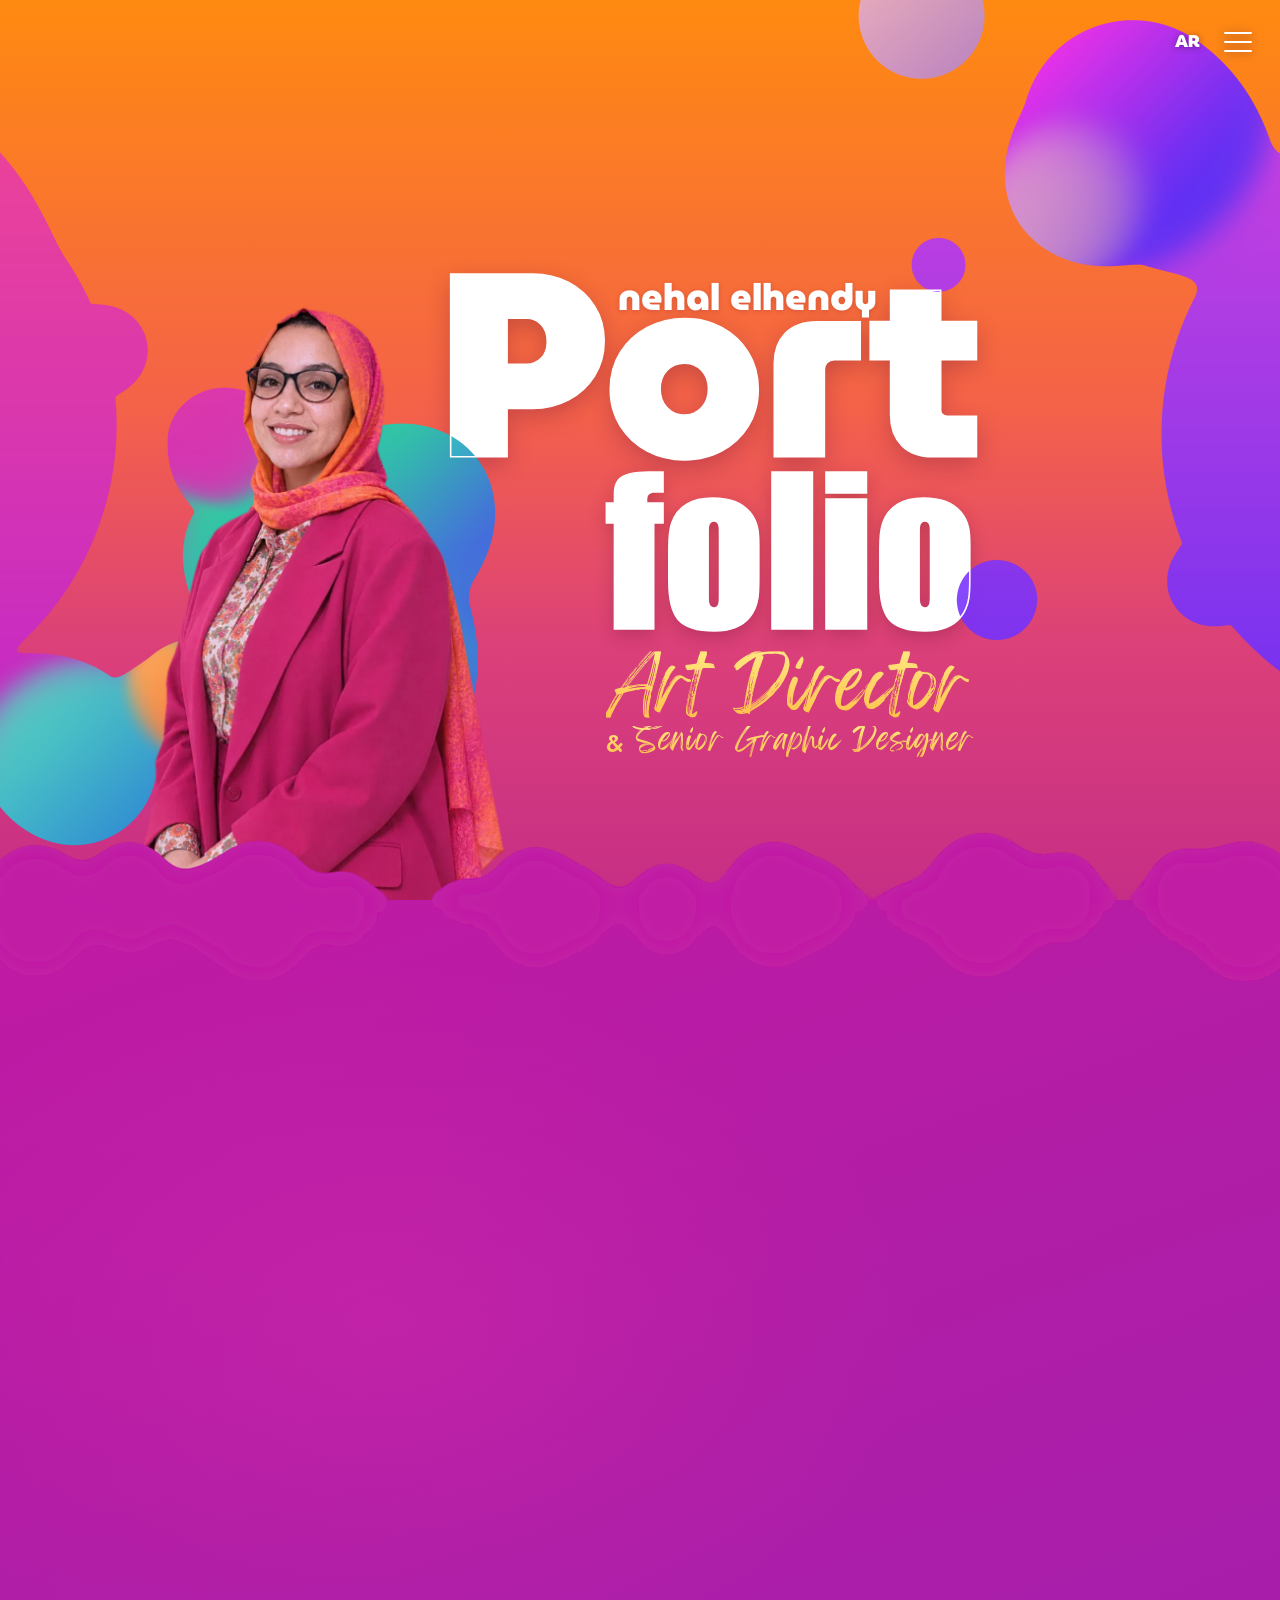
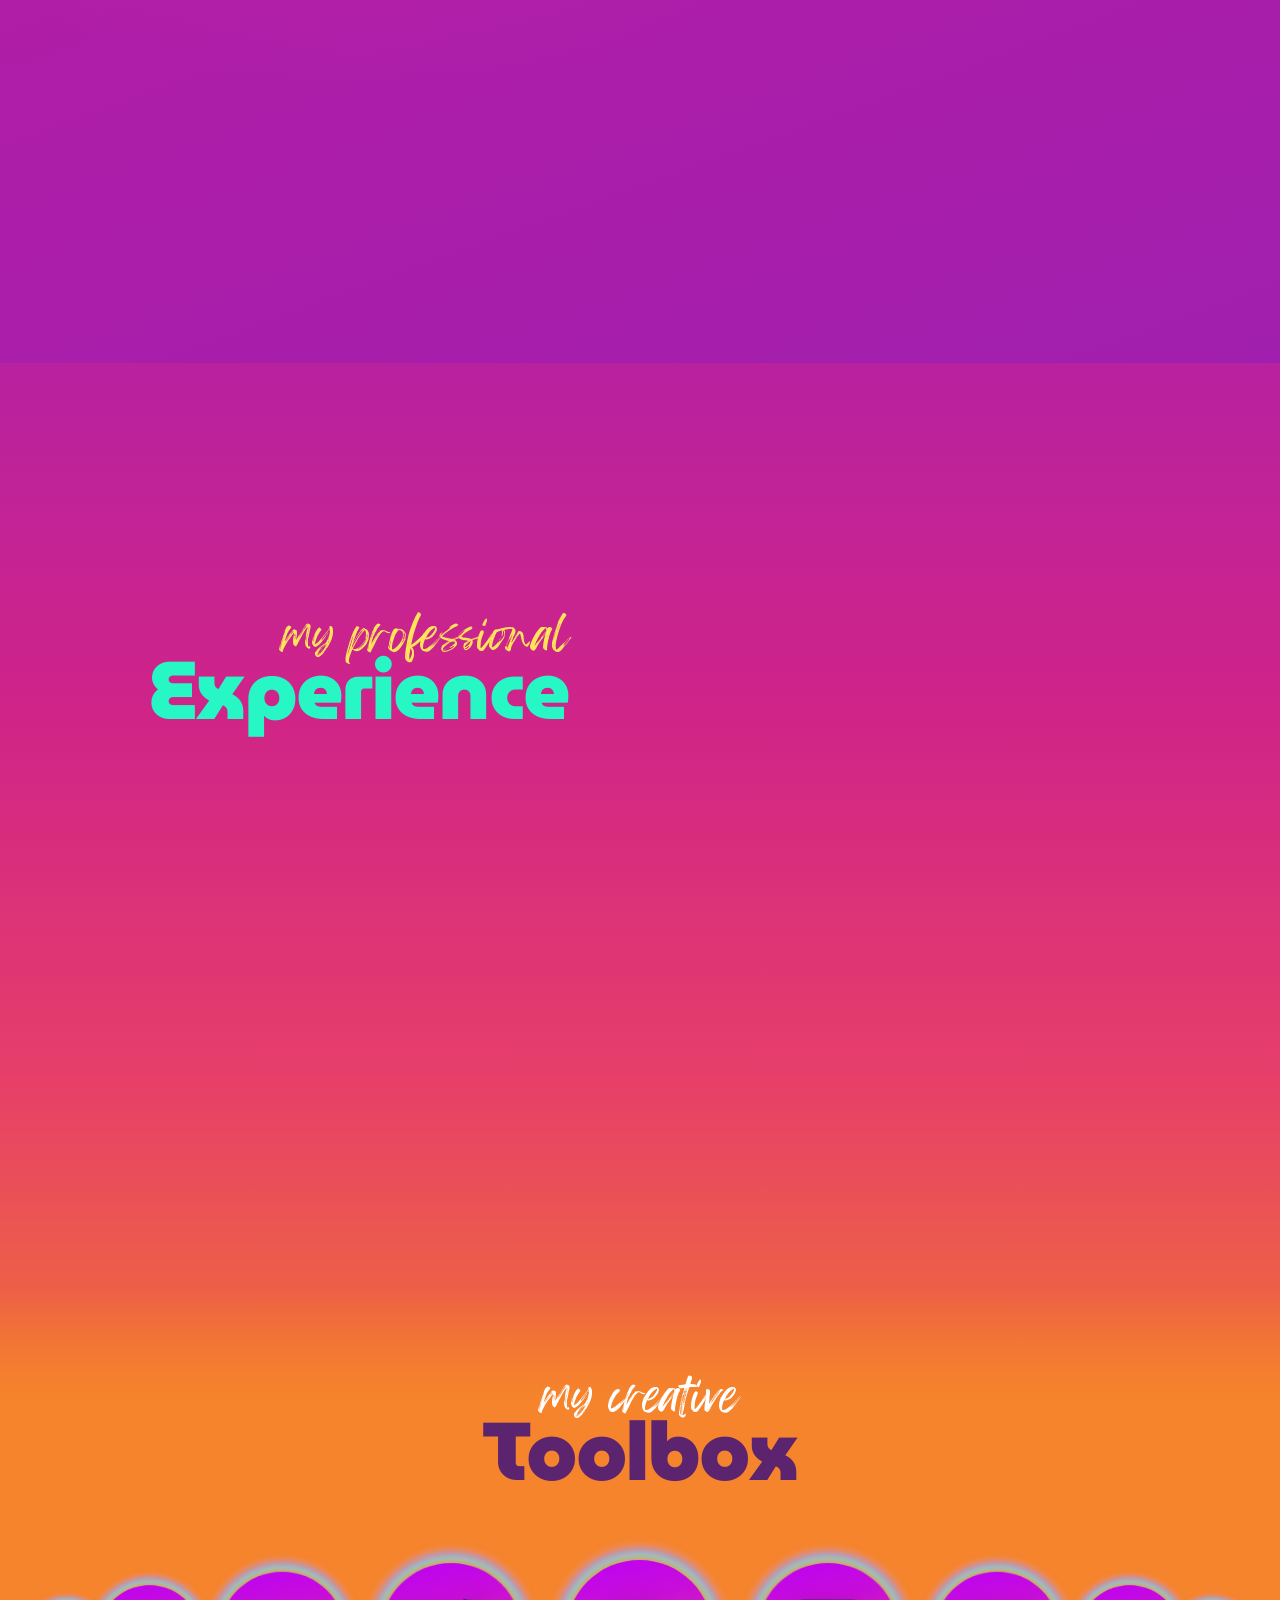
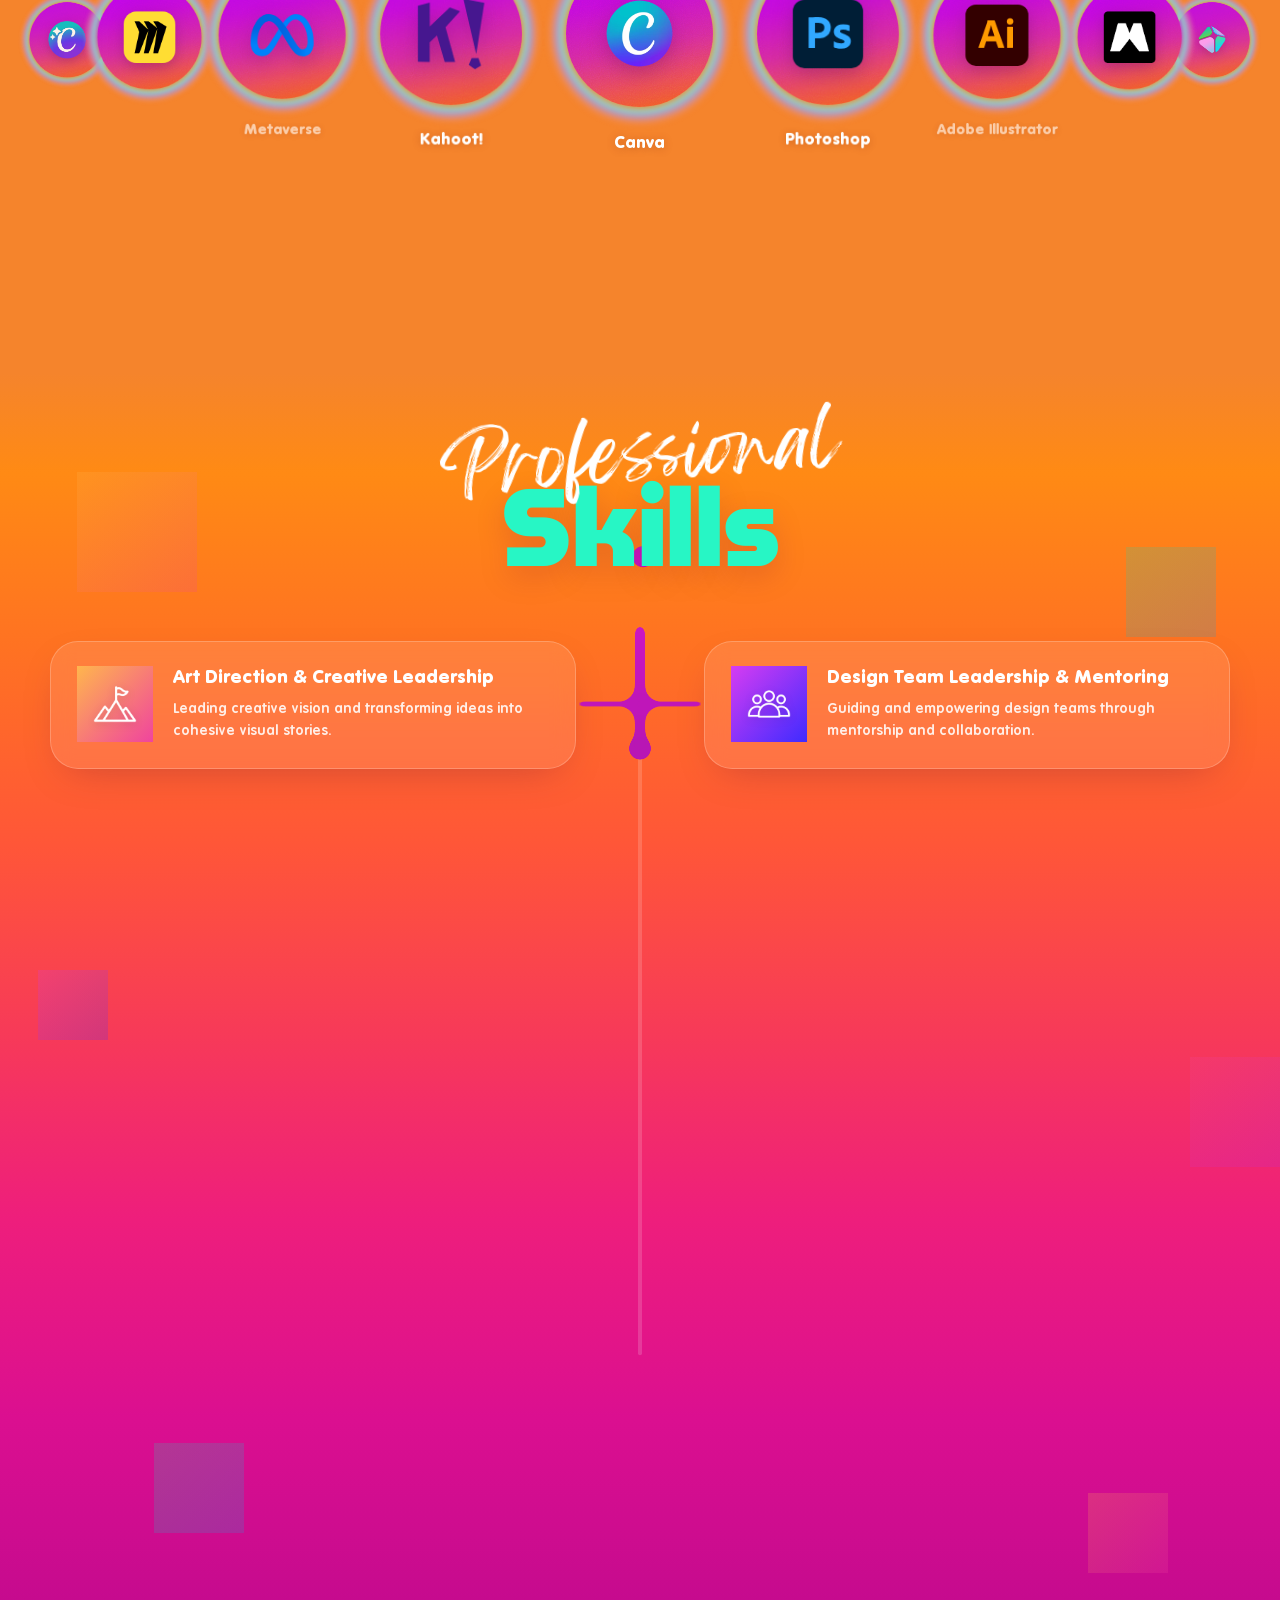
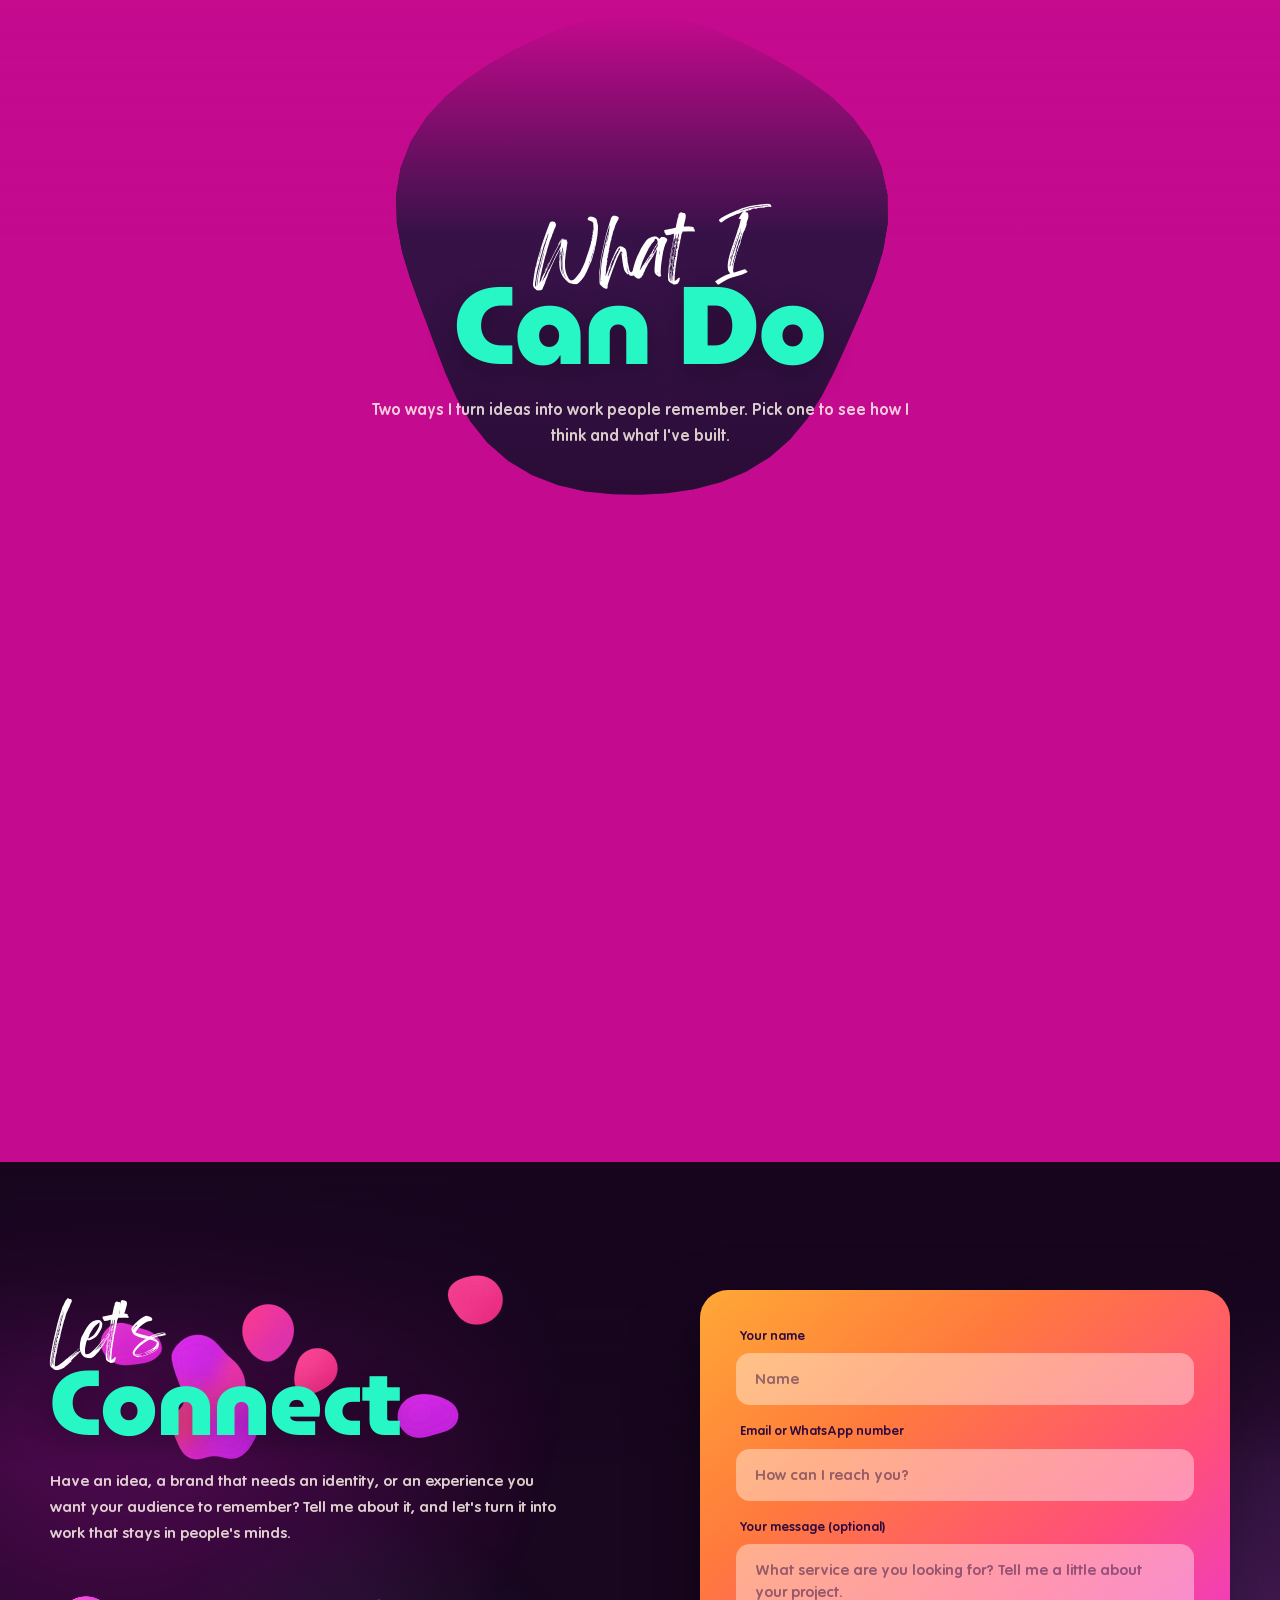
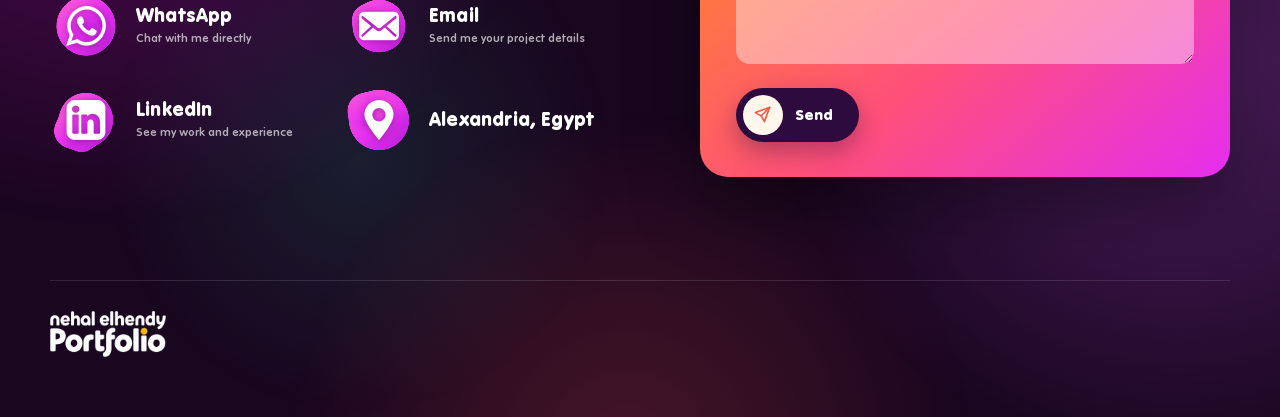
<file: index.html>
<!doctype html>
<html lang="en" dir="ltr">
<head>
  <meta charset="utf-8">
  <meta name="viewport" content="width=device-width, initial-scale=1">
  <meta name="theme-color" content="#d41481">
  <meta name="description" content="Nehal El Hendy — Art Director & Senior Graphic Designer. A colorful, interactive portfolio experience.">
  <title>Nehal El Hendy — Art Director & Senior Graphic Designer</title>
  <link rel="icon" href="data:image/svg+xml,%3Csvg xmlns='http://www.w3.org/2000/svg' viewBox='0 0 64 64'%3E%3Cdefs%3E%3ClinearGradient id='g' x1='0' y1='0' x2='1' y2='1'%3E%3Cstop offset='0' stop-color='%23FFA835'/%3E%3Cstop offset='.5' stop-color='%23FF2A6F'/%3E%3Cstop offset='1' stop-color='%23CA12C2'/%3E%3C/linearGradient%3E%3C/defs%3E%3Crect width='64' height='64' rx='16' fill='url(%23g)'/%3E%3Ctext x='32' y='46' text-anchor='middle' font-family='Arial Rounded MT Bold,Trebuchet MS,Arial,sans-serif' font-weight='900' font-size='40' fill='%23fff'%3EN%3C/text%3E%3C/svg%3E">
  <meta property="og:type" content="website">
  <meta property="og:title" content="Nehal El Hendy — Art Director &amp; Senior Graphic Designer">
  <meta property="og:description" content="A colorful, interactive portfolio: visual identities, advertising campaigns, and interactive experiences.">
  <meta property="og:image" content="og-image.jpg">
  <meta property="og:image:width" content="1200">
  <meta property="og:image:height" content="630">
  <meta name="twitter:card" content="summary_large_image">
  <meta name="twitter:title" content="Nehal El Hendy — Art Director &amp; Senior Graphic Designer">
  <meta name="twitter:image" content="og-image.jpg">
  <script>/* Back from a service page (e.g. Brand Identities) and the browser reloaded this page instead of restoring it, or the menu sent us to Services:
     skip the intro and land on Services again, in the language the visitor was using. */
  (function(){try{var n=performance.getEntriesByType('navigation')[0];
    var g=sessionStorage.getItem('nehGo');sessionStorage.removeItem('nehGo');   /* the menu's "Services" / "Contact me" from another page */
    var tgt=(g==='contact'||location.hash==='#contact')?'contact':'services',go=g==='services'||tgt==='contact';   /* Nov 23: …index.html#contact (menu, quiz "Let's Connect") lands on Contact */
    if(go||(n&&n.type==='back_forward'&&sessionStorage.getItem('nehFrom')==='services')){window.__nehBack=true;history.scrollRestoration='manual';
      addEventListener('load',function(){var s=document.getElementById(tgt);var lb=document.getElementById('langBlob');if(sessionStorage.getItem('nehLang')==='ar'&&document.documentElement.lang!=='ar'){if(lb)lb.click();else if(window.__siteSetLang)window.__siteSetLang('ar');}
        if(s){var user=false;['wheel','touchstart','keydown','pointerdown'].forEach(function(ev){addEventListener(ev,function(){user=true;},{once:true,passive:true});});
          setTimeout(function(){s.scrollIntoView({behavior:'instant',block:'start'});},60);
          if(tgt==='contact')[400,900,1600,2600].forEach(function(ms){setTimeout(function(){if(!user&&Math.abs(s.getBoundingClientRect().top)>8)s.scrollIntoView({behavior:'instant',block:'start'});},ms);});}});}}catch(e){}})();</script>
  <link rel="stylesheet" href="styles.css">
<style>

@font-face{font-family:'VAG Rounded Next';src:url(hb/f/vag-rounded-next-600.woff) format('woff');font-weight:600;font-style:normal;font-display:swap;}
@font-face{font-family:'VAG Rounded Next';src:url(hb/f/vag-rounded-next-900.woff) format('woff');font-weight:900;font-style:normal;font-display:swap;}
@font-face{font-family:'Feeling Passionate';src:url(hb/f/feeling-passionate.woff) format('woff');font-weight:400;font-style:normal;font-display:swap;}
@font-face{font-family:'Lemon Brush Arabic';src:url(hb/f/lemon-brush-arabic.woff) format('woff');font-weight:400;font-style:normal;font-display:swap;}
@font-face{font-family:'Montserrat Arabic';src:url(hb/f/montserrat-arabic-400.woff) format('woff');font-weight:400;font-style:normal;font-display:swap;}
@font-face{font-family:'MuseoModerno';src:url(hb/f/museomoderno-900.woff) format('woff');font-weight:900;font-style:normal;font-display:swap;}
@font-face{font-family:'MuseoModerno';src:url(hb/f/museomoderno-800.woff) format('woff');font-weight:800;font-style:normal;font-display:swap;}
@font-face{font-family:'TR Impact';src:url(hb/f/tr-impact.woff) format('woff');font-weight:400;font-style:normal;font-display:swap;}
@font-face{font-family:'Mohawla';src:url(hb/f/mohawla.woff) format('woff');font-weight:400;font-style:normal;font-display:swap;}

/* Layout: full-screen paper tableau (desktop + phone compositions) over a fixed brand gradient that becomes the hero. Single look. */
.hero-b,#introScroll,#introLetters,#introLiquid,.lang-blob,.loading,.hb-controls,.preview-note{
  --orange:#FFA835; --coral:#FF5646; --pink:#FF2A6F; --magenta:#CA12C2; --mauve:#5C246E; --mint:#27F6C5;
  --cream:#FFF6EC; --ink:#211627;
  --bar-bg:rgba(33,22,39,.8);
  --rounded:"VAG Rounded Next","Arial Rounded MT Bold","Trebuchet MS",system-ui,sans-serif;
  --script:"Segoe Script","Brush Script MT",cursive;
  --ui:system-ui,-apple-system,"Segoe UI",Tahoma,sans-serif;
  color-scheme:light;
}



/* intro ends on this gradient; it is also the hero background (Canva colours) */
.hero-b .gradient{position:absolute;inset:0;background:linear-gradient(180deg,#FF8A10 0%,#F4614A 46%,#DB4079 72%,#C62E86 100%);}

/* ---------- HERO B: Nehal's Canva design, rebuilt 1:1 on a 1600×860 board (phones: 900×1600) ---------- */
.hero-b{position:sticky;top:0;height:100vh;height:100svh;overflow:hidden;touch-action:pan-y;}
.board{position:absolute;left:0;top:0;transform-origin:0 0;}
.board.back{z-index:1;} .board.front{z-index:4;pointer-events:none;}
.board > *{position:absolute;}
.semi{border-radius:50%;overflow:hidden;
  background:linear-gradient(180deg,#1FD3A0 0%,#18B9A6 35%,#2E86D8 75%,#3C64E0 100%);
  -webkit-mask:linear-gradient(180deg,#000 0 52%,transparent 52% 55%,#000 55% 63%,transparent 63% 67%,#000 67% 73%,transparent 73% 78%,#000 78% 83%,transparent 83% 89%,#000 89% 93%,transparent 93% 100%);
          mask:linear-gradient(180deg,#000 0 52%,transparent 52% 55%,#000 55% 63%,transparent 63% 67%,#000 67% 73%,transparent 73% 78%,#000 78% 83%,transparent 83% 89%,#000 89% 93%,transparent 93% 100%);}
.photo{display:block;pointer-events:auto;transform-origin:50% 100%;
  transition:scale .9s cubic-bezier(.2,.8,.2,1);}
.photo.lift{scale:1.07;}   /* hover: the photo grows */
.t{white-space:nowrap;line-height:1;color:#fff;margin:0;}
.t-port{font-family:"MuseoModerno",sans-serif;font-weight:900;letter-spacing:-.01em;}
.board.back .t-port,.board.back .t-folio{text-shadow:0 .03em .09em rgba(110,20,60,.32);}
.t-name{text-shadow:0 2px 6px rgba(120,20,60,.25);}
.t-folio{font-family:"TR Impact",Impact,"Anton","Haettenschweiler","Arial Narrow Bold",sans-serif;font-weight:400;letter-spacing:0;}
.t.outline{color:transparent;-webkit-text-fill-color:transparent;-webkit-text-stroke:2px #fff;}
.t-name{font-family:"VAG Rounded Next","Arial Rounded MT Bold",sans-serif;font-weight:600;letter-spacing:.005em;display:flex;align-items:center;gap:.18em;}
.t-name svg{width:.9em;height:.9em;overflow:visible;}
.t-role{font-family:"Feeling Passionate",cursive;background:linear-gradient(180deg,#FFE680,#FFC24B);-webkit-background-clip:text;background-clip:text;color:transparent;-webkit-text-fill-color:transparent;}
.t-role.sub{letter-spacing:.02em;}
.amp{font-family:"VAG Rounded Next","Arial Rounded MT Bold",sans-serif;font-weight:600;font-size:.85em;}
.h-el{opacity:0;}
/* light bubbles: glossy, slowly morphing, wandering over the whole hero (between the solid title and its outline copy) */
.bubbles{position:absolute;inset:0;z-index:3;pointer-events:none;overflow:visible;}
.bubbles.front{z-index:5;}   /* turquoise pieces that pass in front of the photo */
.bubbles i{position:absolute;left:0;top:0;width:var(--s);height:var(--s);will-change:transform;background:var(--g);opacity:var(--a,1);
  border-radius:58% 42% 55% 45% / 45% 55% 45% 55%;animation:morph var(--m) ease-in-out infinite alternate;animation-delay:var(--md);}
@keyframes morph{
  0%{border-radius:58% 42% 55% 45% / 45% 55% 45% 55%;}
  33%{border-radius:40% 60% 42% 58% / 60% 40% 62% 38%;}
  66%{border-radius:62% 38% 48% 52% / 38% 62% 40% 60%;}
  100%{border-radius:48% 52% 62% 38% / 55% 45% 58% 42%;}}
.hero-b[dir="rtl"] .t-port{font-family:"Mohawla",sans-serif;font-weight:400;}   /* Arabic main headings: Mohawla */
.hero-b[dir="rtl"] .t-role{font-family:"Lemon Brush Arabic",cursive;}
.hero-b[dir="rtl"] .t-name{font-family:"Montserrat Arabic",sans-serif;}
.hero-b[dir="rtl"] .t-port.en{font-family:"MuseoModerno",sans-serif;font-weight:900;}
.hero-b[dir="rtl"] .t-role.en{font-family:"Feeling Passionate",cursive;}
.lang-blob{position:fixed;z-index:55;left:calc(18px + env(safe-area-inset-left,0px));top:calc(16px + env(safe-area-inset-top,0px));
  width:66px;height:60px;border:0;padding:0;cursor:pointer;color:#fff;font:900 17px/1 "MuseoModerno",sans-serif;
  background:linear-gradient(135deg,#3DEBC9,#1E9FDB);box-shadow:0 8px 22px rgba(30,60,140,.28);
  border-radius:58% 42% 55% 45% / 45% 55% 45% 55%;animation:morph 6s ease-in-out infinite alternate;transition:scale .3s cubic-bezier(.2,.8,.2,1);}
.lang-blob[data-to="en"]{font:900 17px/1 "MuseoModerno",sans-serif;background:linear-gradient(135deg,#FFB64D,#FF5646);}
@media (max-aspect-ratio:9/10){.lang-blob{width:46px;height:42px;font-size:12px;box-shadow:0 5px 14px rgba(30,60,140,.25);}}   /* phones: smaller language blob */
.lang-blob:hover{scale:1.08;} .lang-blob:focus-visible{outline:2px solid #fff;outline-offset:3px;}
@media (prefers-reduced-motion:reduce){.lang-blob{animation:none;}}
#introLetters .liq,#introLetters .wh{position:absolute;}
#introLetters .liq{color:transparent;-webkit-text-fill-color:transparent;background:linear-gradient(135deg,#F2409E,#B522D8 45%,#4A2EFF);-webkit-background-clip:text;background-clip:text;text-shadow:none;}
#introLetters .wh{color:#fff;-webkit-text-fill-color:#fff;opacity:0;text-shadow:none;}
#introLetters i{position:absolute;left:0;top:0;border-radius:50%;will-change:transform;}
/* scroll intro: navy page, glowing handwritten name, blobs rising with the scroll */
html.intro-scroll .hero-b{pointer-events:none;}
#introScroll{position:fixed;inset:0;z-index:50;pointer-events:none;background:radial-gradient(120% 90% at 50% 40%,#18205A 0%,#0D1238 55%,#080B26 100%);}
#introScroll .glow-name{position:absolute;left:50%;top:42%;transform:translate(-50%,-50%);margin:0;white-space:nowrap;
  font:900 clamp(26px,5vw,68px)/1 "MuseoModerno",sans-serif;letter-spacing:.01em;color:#EEF8FF;
  text-shadow:0 0 2px rgba(255,255,255,.8),0 0 8px rgba(191,234,255,.55),0 0 18px rgba(95,211,255,.4),0 0 36px rgba(59,107,255,.3);   /* softer glow */
  animation:glowPulse 3.4s ease-in-out infinite;}
@media (min-aspect-ratio:9/10){#introScroll .glow-name{font-size:clamp(22px,3.4vw,48px);}}   /* laptop: smaller name */
@keyframes glowPulse{0%,100%{filter:brightness(.92);}50%{filter:brightness(1.1);}}
#introScroll .cue{position:absolute;left:50%;bottom:calc(92px + env(safe-area-inset-bottom,0px));translate:-50% 0;width:24px;height:38px;border:2px solid rgba(214,240,255,.7);border-radius:14px;}
#introScroll .cue::after{content:"";position:absolute;left:50%;top:7px;width:4px;height:8px;margin-left:-2px;border-radius:2px;background:#BFEAFF;box-shadow:0 0 8px #5FD3FF;animation:cue 1.8s ease-in-out infinite;}
@keyframes cue{0%{transform:translateY(0);opacity:1;}70%{transform:translateY(12px);opacity:0;}100%{opacity:0;}}
@media (prefers-reduced-motion:reduce){#introScroll .glow-name,#introScroll .cue::after{animation:none;}}
.preview-note{position:fixed;left:50%;top:calc(12px + env(safe-area-inset-top,0px));transform:translateX(-50%);font:600 11px/1.3 system-ui,sans-serif;color:var(--cream);background:var(--bar-bg);padding:6px 12px;border-radius:999px;direction:rtl;white-space:nowrap;z-index:60;}
@media (prefers-reduced-motion:reduce){.bubbles i{animation:none;}}

/* paper tableau */
.stage{position:fixed;left:0;top:0;transform-origin:0 0;}
.piece{position:absolute;}
.piece .pose,.piece .inner{width:100%;height:100%;}
.piece img{display:block;width:100%;height:100%;-webkit-user-drag:none;user-select:none;}
.paper-half{position:absolute;left:0;top:0;width:100%;height:100%;display:block;-webkit-user-drag:none;user-select:none;}
.sway .inner{animation:sway 3.2s ease-in-out infinite alternate;transform-origin:85% 60%;}
.sway.alt .inner{animation-duration:2.7s;animation-delay:-1s;}
@keyframes sway{from{transform:rotate(-1.6deg) translateY(-3px);}to{transform:rotate(1.4deg) translateY(4px);}}
.breathe .inner{animation:breathe 4s ease-in-out infinite alternate;}
@keyframes breathe{from{transform:scale(1);}to{transform:scale(1.025) rotate(.6deg);}}

/* controls */
.hb-controls{position:fixed;left:50%;bottom:calc(14px + env(safe-area-inset-bottom,0px));transform:translateX(-50%);z-index:60;display:flex;gap:6px;padding:6px;border-radius:999px;background:var(--bar-bg);direction:rtl;}
.hb-controls button{font:600 13px/1 var(--ui);color:var(--cream);background:transparent;border:0;border-radius:999px;padding:10px 15px;cursor:pointer;white-space:nowrap;}
.hb-controls button[aria-pressed="true"]{background:var(--cream);color:var(--ink);}
.hb-controls button:focus-visible{outline:2px solid var(--orange);outline-offset:2px;}
.loading{position:fixed;inset:0;display:grid;place-items:center;background:radial-gradient(120% 90% at 50% 40%,#18205A 0%,#0D1238 55%,#080B26 100%);z-index:70;transition:opacity .4s;}   /* same navy as the intro */
.loading::after{content:"";width:8px;height:8px;border-radius:50%;background:#BFEAFF;box-shadow:0 0 12px #5FD3FF;animation:loadDot 1.2s ease-in-out infinite;}
@keyframes loadDot{0%,100%{opacity:.25;transform:scale(.8);}50%{opacity:1;transform:scale(1.2);}}
.loading.done{opacity:0;pointer-events:none;}
@media (prefers-reduced-motion:reduce){.sway .inner,.breathe .inner{animation:none;}}

.stage{display:none!important;}   /* the old paper intro (cancelled): its images no longer exist, keep it out of the page */
.hb-controls{display:none!important;}
#languageSwitch{display:none!important;}   /* the language blob is the switch now */

/* ---- About (new) ---- */
@font-face{font-family:'Feeling Passionate';src:url(hb/f/feeling-passionate.woff) format('woff');font-display:swap;}
@font-face{font-family:'VAG Rounded Next';src:url(hb/f/vag-rounded-next-600.woff) format('woff');font-weight:600;font-display:swap;}
@font-face{font-family:'TR Impact';src:url(hb/f/tr-impact.woff) format('woff');font-display:swap;}
@font-face{font-family:'Mohawla';src:url(hb/f/mohawla.woff) format('woff');font-display:swap;}
@font-face{font-family:'Lemon Brush Arabic';src:url(hb/f/lemon-brush-arabic.woff) format('woff');font-display:swap;}
@font-face{font-family:'Montserrat Arabic';src:url(hb/f/montserrat-arabic-400.woff) format('woff');font-display:swap;}
#about.about{--yellow:#FFE45A;--teal:#5BD8E8;--band:#C8167F;--hand:"Feeling Passionate",cursive;--body:"VAG Rounded Next","Arial Rounded MT Bold",system-ui,sans-serif;--num:"TR Impact",Impact,"Anton",sans-serif;font-family:var(--body);color:#fff;}
/* About section — rebuilt from Nehal's Canva design (Nov 1) */


#about.about{position:relative;overflow-x:clip;overflow-y:visible;clip-path:inset(-100vh 0 0 0);isolation:isolate;z-index:2;min-height:100svh;display:flex;align-items:center;
  background:linear-gradient(160deg,#C11AA4 0%,#B01DA6 45%,#A11FAE 100%);padding:clamp(64px,8vw,110px) 0;}
#about.about::before{content:"";position:absolute;inset:0 0 -4% 0;z-index:-2;background:url(assets/backgrounds/magenta-geometric-pattern-loop.webp) 48.4% 0/cover;opacity:.85;transition:opacity 1s ease;}
#about.about::after{content:"";position:absolute;inset:0;z-index:-1;background:radial-gradient(60% 50% at 30% 40%,rgba(255,60,170,.18),transparent 70%);}
#about .inner{width:min(1240px,calc(100% - 32px));margin-inline:auto;display:grid;grid-template-columns:minmax(0,1.25fr) minmax(240px,.75fr);align-items:center;gap:clamp(20px,4vw,60px);}
#about .copy{position:relative;}
/* laptop: more air from the page edge, smaller heading, no pink band behind the numbers */
@media (min-width:821px){
  #about .inner{width:min(1240px,calc(100% - 2 * clamp(64px,9vw,150px)));}
  #about h2{font-size:clamp(44px,5vw,74px) !important;}
  html[dir="rtl"] #about h2{font-size:clamp(40px,4.5vw,66px) !important;}
  #about .numbers::before,html[dir="rtl"] #about .numbers::before{display:none;}
  #about .visual{align-self:start;margin-top:clamp(-120px,-8vw,-60px);transform:translateX(clamp(20px,3vw,60px));}
  html[dir="rtl"] #about .visual{transform:translateX(clamp(-60px,-3vw,-20px));}
  #about .visual .badge{flex:none;width:min(190%,780px);}   /* bigger on laptop, so it matches the screen (Nehal, Nov 5) */
#about }
h2 .colon{display:inline-block;margin-inline-start:.06em;letter-spacing:.04em;}   /* two dots side by side */
#about h2 .dots{display:inline-flex;gap:.07em;margin-inline-start:.08em;}   /* the English font draws ".." too wide, so the dots are drawn */
#about h2 .dots i{display:block;width:.14em;height:.13em;background:currentColor;border-radius:55% 45% 50% 50%;}
#about h2 .dots i + i{width:.13em;height:.14em;transform:rotate(12deg);}
#about h2{margin:0 0 .45em;font:400 clamp(52px,6.4vw,92px)/1 var(--hand);color:var(--yellow);-webkit-text-stroke:.035em currentColor;paint-order:stroke fill;text-shadow:0 4px 18px rgba(80,0,70,.18);}
#about .copy p{margin:0 0 .7em;max-width:640px;font-weight:600;font-size:clamp(15px,1.45vw,19px);line-height:1.45;color:#FCEFFF;}
#about .copy .name{color:var(--teal);}

/* numbers: darker band from the left edge, hand-drawn double frame, 3 of 5 numbers rolling to the right */
#about .numbers{position:relative;max-width:640px;margin-top:40px;padding:0;}   /* same width as the text above, so the numbers sit centred under it; margin-top is set in JS = the gap between the heading and the text */
#about .numbers::before{content:"";position:absolute;z-index:-1;top:0;bottom:0;left:-100vw;width:calc(100vw + min(100%,560px) + clamp(40px,4vw,60px));background:var(--band);border-radius:0 44px 44px 0;opacity:.92;}
#about .frame{position:relative;width:100%;margin:0;padding:0;}
#about .frame svg.lines{position:absolute;left:0;top:0;overflow:visible;pointer-events:none;}
#about .frame svg.lines path{fill:none;stroke:var(--yellow);stroke-linecap:round;stroke-linejoin:round;}
#about .frame svg.lines{display:none;}   /* frame removed (Nehal, Nov 5) */
#about .slots{display:grid;grid-template-columns:repeat(3,1fr);gap:clamp(10px,2vw,28px);justify-items:center;}
#about .slot{--sq:clamp(72px,5.8vw,84px);--dg:calc(var(--sq) * 1.4142);width:100%;}
#about .sq{position:absolute;left:50%;top:calc((var(--dg) - var(--sq)) / 2);width:var(--sq);height:var(--sq);margin-left:calc(var(--sq) / -2);border-radius:20%;transform:rotate(45deg);background:linear-gradient(135deg,rgba(255,255,255,.28),rgba(255,255,255,0) 45%,rgba(0,0,0,.2)),var(--sqc,#FFA835);box-shadow:0 10px 24px rgba(60,0,80,.25);transition:background-color .7s ease,transform .9s cubic-bezier(.55,-0.35,.3,1.35);}
#about .slot .metric strong{display:flex;align-items:center;justify-content:center;height:var(--dg);color:#fff;text-shadow:0 2px 6px rgba(60,0,80,.35);}
#about .metric{justify-content:flex-start !important;}
@media (prefers-reduced-motion:reduce){#about .sq{transition:background-color .7s ease;}#about }
.slot{position:relative;height:calc(var(--dg) + 46px);}
#about .roll{position:absolute;inset:0;overflow:hidden;}   /* numbers roll inside this; the blob behind them is not clipped */
#about .metric{position:absolute;inset:0;display:flex;flex-direction:column;align-items:center;justify-content:center;text-align:center;will-change:transform,opacity;}
#about .metric strong{font:400 clamp(34px,3.2vw,44px)/1 var(--num);color:var(--yellow);letter-spacing:.01em;}
#about .metric strong small{font-size:.62em;vertical-align:.32em;margin-right:.06em;}
#about .metric span{margin-top:6px;font-weight:600;font-size:clamp(10px,.85vw,12px);line-height:1.25;letter-spacing:.04em;text-transform:uppercase;color:#fff;max-width:130px;}
#about .numbers{display:flex;flex-direction:column;align-items:flex-start;}
#about .note-row{order:1;display:flex;align-items:center;gap:clamp(10px,1vw,16px);align-self:flex-start;margin:0 0 clamp(14px,1.6vw,22px);margin-inline-start:clamp(0px,1.5vw,20px);}
#about .frame{order:2;}
#about .copy .note{position:relative;max-width:none;margin:0;font:400 clamp(30px,3vw,44px)/1 var(--hand);color:var(--yellow);white-space:nowrap;}
/* small turquoise + mauve blobs beside the note, melting into each other */
#about .note-blobs{position:relative;display:block;flex:none;width:1.5em;height:1em;font-size:clamp(30px,3vw,44px);filter:url(#gooSmall);}
#about .note-blobs i{position:absolute;top:50%;left:50%;border-radius:50%;}
#about .note-blobs .t{width:.62em;height:.62em;margin:-.31em 0 0 -.31em;background:linear-gradient(140deg,#3DEBC9,#1E9FDB);animation:nbA 3.8s ease-in-out infinite;}
#about .note-blobs .m{width:.46em;height:.46em;margin:-.23em 0 0 -.23em;background:linear-gradient(140deg,#9A4FC0,#5C246E);animation:nbB 4.6s ease-in-out infinite;}
#about .note-blobs .t2{width:.24em;height:.24em;margin:-.12em 0 0 -.12em;background:#5BEFD6;animation:nbC 5.4s ease-in-out infinite;}
@keyframes nbA{0%,100%{transform:translate(-.32em,-.04em) scale(1);}50%{transform:translate(-.12em,.08em) scale(.88);}}
@keyframes nbB{0%,100%{transform:translate(.36em,.06em) scale(.9);}50%{transform:translate(.1em,-.1em) scale(1.12);}}
@keyframes nbC{0%,100%{transform:translate(.1em,-.34em) scale(.8);}33%{transform:translate(-.5em,.2em) scale(1);}66%{transform:translate(.55em,.3em) scale(.9);}}
@media (prefers-reduced-motion:reduce){#about .note-blobs i{animation:none;}#about }

.visual{position:relative;display:flex;justify-content:center;}
#about .badge{position:relative;width:min(100%,400px);aspect-ratio:889/1200;filter:drop-shadow(0 26px 26px rgba(60,0,70,.3));transform-origin:58% 0;}
#about .badge img{position:absolute;inset:0;width:100%;height:100%;display:block;}
#about .b-card{transform-origin:49.5% 47.9%;}   /* the card hangs from the clip; the lanyard stays still */
#about .visual{perspective:1200px;}
#about .badge.swing .b-card{animation:cardSwing 4.6s ease-in-out infinite,cardTurn 6.8s ease-in-out infinite;}
@keyframes cardSwing{0%,100%{rotate:z 6deg;}50%{rotate:z -6deg;}}
@keyframes cardSwingR{0%,100%{rotate:z -28deg;}50%{rotate:z -40deg;}}
@keyframes cardTurn{0%,100%{transform:rotateY(-16deg);}50%{transform:rotateY(16deg);}}
/* entrance: purple blobs rise from the bottom, cover the section, then float away and reveal the moving background */
#about .wave{position:absolute;left:0;right:0;bottom:100%;height:100vh;pointer-events:none;filter:url(#gooAbout);}   /* magenta blobs that rise over the hero as you scroll down */
#about .wave i{position:absolute;border-radius:50%;background:#C11AA4;will-change:transform;}
#about .wave::before{content:"";position:absolute;left:0;right:0;bottom:-6px;height:14px;background:#C11AA4;}   /* no seam between the blobs and the section */
#about .badge-blobs{position:absolute;inset:-10% -12%;z-index:-1;pointer-events:none;filter:url(#gooAbout);}
#about .badge-blobs b{position:absolute;left:50%;top:48%;display:block;border-radius:58% 42% 55% 45% / 45% 55% 45% 55%;opacity:.9;will-change:transform;animation:bmorph 7s ease-in-out infinite alternate;}
@keyframes bmorph{0%{border-radius:58% 42% 55% 45% / 45% 55% 45% 55%;}50%{border-radius:40% 60% 42% 58% / 60% 40% 62% 38%;}100%{border-radius:62% 38% 48% 52% / 38% 62% 40% 60%;}}
#about.about.pre::before{opacity:0;}
#about.about.pre .badge-blobs{opacity:0;}
#about .badge-blobs{transition:opacity .8s ease;}
#about.about.pre .copy > *,#about.about.pre .badge{opacity:0;}
#about .inner{position:relative;z-index:1;}
#about .floaters{position:absolute;left:0;right:0;bottom:-2px;height:calc(70% + 2px);overflow:hidden;pointer-events:none;z-index:0;opacity:0;transition:opacity 1.6s ease;}
#about .floaters.on{opacity:1;}
@media (prefers-reduced-motion:reduce){#about .floaters{display:none!important;}#about }

/* Arabic */
html[dir="rtl"] h2{font-family:"Lemon Brush Arabic",cursive;font-size:clamp(46px,5.6vw,80px);}
html[dir="rtl"] #about.about{--hand:"Lemon Brush Arabic",cursive;}   /* Arabic handwriting font for the heading — also in the full site, where "#about h2" uses var(--hand) */
html[dir="rtl"] #about .copy p,html[dir="rtl"] #about .metric span{font-family:"Montserrat Arabic",sans-serif;font-weight:400;letter-spacing:0;}
html[dir="rtl"] #about .numbers::before{left:auto;right:-100vw;border-radius:44px 0 0 44px;}
html[dir="rtl"] #about .frame{margin-left:0;margin-right:clamp(0px,1.5vw,20px);}
html[dir="rtl"] #about .copy .note{font-family:"Lemon Brush Arabic",cursive;}

/* phones */
@media (max-width:820px){
  /* phone order: heading → text → ID card → numbers → "Important numbers" */
  #about.about{align-items:flex-start;padding:96px 0 170px;min-height:0;}   /* room at the bottom for the rising bubbles */
  #about .inner{grid-template-columns:1fr;gap:0;width:calc(100% - 40px);}
  #about .copy{display:contents;}
  /* phone: "Hello !!" with the small ID card beside it, then the text, then "Important numbers" with its arrow down to the frame */
  #about .inner{grid-template-columns:minmax(0,1fr) auto;align-items:center;column-gap:0;}
  #about .copy h2{order:1;grid-column:1;} #about .visual{order:1;grid-column:2;} #about .copy > p{order:2;grid-column:1 / -1;} #about .numbers{order:3;grid-column:1 / -1;}
  #about .copy p{font-size:13.5px;line-height:1.55;}
  #about h2{font-size:clamp(52px,16vw,72px);white-space:nowrap;margin:0;}
  html[dir="rtl"] #about h2{font-size:clamp(36px,11vw,48px);}
  #about .numbers{margin-top:4px;padding:0;}
  #about .numbers::before,html[dir="rtl"] #about .numbers::before{display:none;}
  #about .frame{order:2;margin:0 auto;width:100%;padding:4px 0;}
  #about .slots{gap:8px;}
  #about .metric strong{font-size:clamp(21px,6.4vw,27px);}
  #about .slot{--sq:min(14vw,58px);}
  #about .metric span{font-size:9.5px;letter-spacing:.02em;margin-top:6px;}
  #about .slot{height:calc(var(--dg) + 34px);}
  #about .metric span{margin-top:4px !important;}
  #about .numbers{position:relative;}
  #about .note-row{margin:4px 0 16px;}
  #about .copy .note,#about .note-blobs{font-size:29px;}
  html[dir="rtl"] #about .copy .note,html[dir="rtl"] #about .note-blobs{font-size:38px;}
  /* the card fills the space beside "Hello"; its lanyard starts at the top edge of the section */
  #about .visual{margin:calc(-96px - 7.8vw) 0 -34px;align-self:start;}   /* negative bottom: the text (and the numbers under it) sit closer to the heading */
  #about .visual{width:40vw;justify-content:flex-end;}
  #about .badge{flex:none;width:min(66vw,336px);margin-inline-end:-46px;}
  html[dir="rtl"] #about .badge{margin-inline-end:-44px;}   /* 40% bigger; overflows past the edge of the column */
  #about .badge-blobs{inset:30% -14% 0;}
  html[dir="rtl"] #about .b-lan,html[dir="rtl"] #about .b-clip{transform:scaleX(-1);}
  html[dir="rtl"] #about .b-card{translate:1% 0;rotate:z -34deg;}
  html[dir="rtl"] #about .badge.swing .b-card{animation-name:cardSwingR,cardTurn;}
  #about .copy h2{align-self:center;margin-top:30px;position:relative;z-index:1;}
}
@media (prefers-reduced-motion:reduce){#about .badge.swing .b-card{animation:none;}}


/* ---- Experience (new) ---- */
/* XP-CSS */
/* Experience — a mauve liquid line drips out of the About mass and runs through the jobs (Nov 6) */
#experience.xp{--mv1:#8A3FA8;--mv2:#5C246E;--ink:#211627;--cream:#FFF6EC;--coral:#FF5646;
  --hand:"Feeling Passionate",cursive;--body:"VAG Rounded Next","Arial Rounded MT Bold",system-ui,sans-serif;--num:"TR Impact",Impact,"Anton",sans-serif;
  position:relative;isolation:isolate;overflow:clip;color:#fff;
  background:linear-gradient(180deg,#B8219F 0%,#D02488 22%,#E63E6A 44%,#F06A3C 62%,#F5842C 76%,#F7902F 100%);font-family:var(--body);font-weight:600;
  padding:clamp(150px,13vw,200px) 0 clamp(120px,12vw,180px);}
/* very transparent shapes drifting slowly at the back */
/* floating liquid blobs in the empty spaces (WebGL, same look as the hero) */
#experience .xp-float{position:absolute;inset:0;z-index:0;pointer-events:none;}
#experience .xp-stick{position:sticky;top:0;width:100%;height:100vh;height:100lvh;}
#experience .xp-stick canvas{position:absolute;inset:0;width:100%;height:100%;display:block;}
#experience .xp-svg{position:absolute;left:0;top:0;width:100%;height:100%;z-index:1;pointer-events:none;overflow:visible;}
#experience .xp-years{position:absolute;inset:0;z-index:3;pointer-events:none;}
#experience .xp-year{position:absolute;left:0;top:0;transform:translate(-50%,-50%) scale(var(--s,0));font:400 26px/1 var(--num);color:#fff;letter-spacing:.02em;text-shadow:0 1px 6px rgba(60,10,70,.25);}
#experience .xp-track{position:relative;z-index:2;width:min(1180px,calc(100% - 2 * clamp(32px,6vw,110px)));margin-inline:auto;display:grid;
  grid-template-columns:minmax(0,1fr) clamp(120px,11vw,170px) minmax(0,1fr);row-gap:clamp(36px,4vw,64px);align-items:start;}
#experience .xp-head{grid-column:1;grid-row:1;align-self:center;text-align:end;opacity:0;transform:translateY(24px);transition:opacity .8s ease,transform .9s cubic-bezier(.2,.8,.2,1);}
#experience.in .xp-head{opacity:1;transform:none;}
#experience .xp-pre{margin:0 0 -.12em;font:400 clamp(30px,3.2vw,46px)/1 var(--hand);color:#FFE45A;}
#experience h2{margin:0;font:900 clamp(52px,6.4vw,104px)/.95 "MuseoModerno",var(--body);color:#27F6C5;letter-spacing:-.02em;}
#experience .xp-item{position:relative;}
#experience .xp-item:nth-of-type(1){grid-column:3;grid-row:1;}
#experience .xp-item:nth-of-type(2){grid-column:1;grid-row:2;margin-top:clamp(-150px,-9vw,-60px);}
#experience .xp-item:nth-of-type(3){grid-column:3;grid-row:3;margin-top:clamp(-150px,-9vw,-60px);}
#experience .xp-card{--from:-34px;position:relative;background:linear-gradient(150deg,rgba(214,36,150,.55) 0%,rgba(236,64,110,.5) 50%,rgba(247,132,48,.55) 100%);border-radius:30px;padding:clamp(22px,2.4vw,34px);
  box-shadow:0 24px 46px -26px rgba(90,10,70,.55);border:1.5px solid rgba(255,255,255,.2);
  opacity:0;transform:translateX(var(--from)) scale(.96);filter:blur(6px);transition:opacity .7s ease,transform .9s cubic-bezier(.2,.9,.25,1.15),filter .7s ease;}
#experience .xp-item:nth-of-type(2) .xp-card{--from:34px;}
#experience .xp-item.on .xp-card{opacity:1;transform:none;filter:none;}
#experience .xp-when{display:inline-block;margin:0 0 12px;padding:7px 14px;border-radius:999px;font:400 15px/1 var(--num);letter-spacing:.04em;color:#fff;background:var(--c);}
#experience h3{margin:0;font:900 clamp(22px,2vw,30px)/1.12 var(--body);color:#FFE45A;}
#experience .xp-role{margin:6px 0 0;font-size:clamp(15px,1.2vw,17px);line-height:1.35;color:#fff;}
#experience .xp-mode{margin:4px 0 0;font-size:14px;color:#FFE9B0;}
#experience .xp-about{margin:14px 0 0;font-size:15px;line-height:1.55;color:rgba(255,255,255,.9);}
#experience .xp-more{all:unset;box-sizing:border-box;cursor:pointer;margin-top:16px;display:inline-flex;align-items:center;gap:10px;font:900 14px/1 var(--body);color:#fff;letter-spacing:.02em;}
#experience .xp-more i{position:relative;width:26px;height:26px;border-radius:50%;background:var(--c);flex:none;transition:transform .45s cubic-bezier(.3,1.4,.4,1);}
#experience .xp-more i::before,#experience .xp-more i::after{content:"";position:absolute;left:50%;top:50%;width:12px;height:2.5px;margin:-1.25px 0 0 -6px;border-radius:2px;background:#fff;}
#experience .xp-more i::after{transform:rotate(90deg);}
#experience .xp-more[aria-expanded="true"] i{transform:rotate(135deg);}
#experience .xp-more:focus-visible{outline:2px solid var(--coral);outline-offset:4px;border-radius:8px;}
#experience .xp-list{display:grid;grid-template-rows:0fr;transition:grid-template-rows .55s cubic-bezier(.3,.8,.3,1);}
#experience .xp-list.open{grid-template-rows:1fr;}
#experience .xp-list > div{overflow:hidden;}
#experience ul{margin:0;padding:14px 0 0;list-style:none;}
#experience li{position:relative;padding-inline-start:22px;margin:0 0 9px;font-size:15px;line-height:1.5;color:rgba(255,255,255,.92);}
#experience li::before{content:"";position:absolute;inset-inline-start:2px;top:.5em;width:10px;height:10px;border-radius:58% 42% 55% 45%/45% 55% 45% 55%;background:var(--c);box-shadow:0 0 0 2px rgba(255,255,255,.35);}
#experience .xp-places{display:flex;flex-wrap:wrap;gap:8px;margin:16px 0 0;padding:0;}
#experience .xp-places li{display:inline-flex;flex-wrap:wrap;align-items:baseline;column-gap:8px;margin:0;padding:8px 14px;border-radius:999px;background:rgba(255,255,255,.14);font-size:14px;line-height:1.25;color:#fff;}
#experience .xp-places li::before{display:none;}
#experience .xp-places b{font-weight:400;font-family:var(--num);color:#FFE45A;letter-spacing:.03em;}


/* my creative tools — solid orange, glowing orbs (Nehal's reference video) in a carousel of three.
   The orbs turn by themselves; hover = the logo grows and it stops; drag / swipe flips them faster */
@property --xpRing{syntax:'<color>';inherits:false;initial-value:#8EDCC6;}
@property --xpMid{syntax:'<color>';inherits:false;initial-value:#A98AD6;}
@property --xpRot{syntax:'<angle>';inherits:false;initial-value:0deg;}
#experience .xp-tools{position:relative;z-index:2;margin-top:clamp(70px,8vw,120px);padding:clamp(70px,7vw,110px) 0 clamp(20px,3vw,40px);text-align:center;}
#experience .xp-tools::before{content:"";position:absolute;z-index:-1;left:50%;top:0;bottom:calc(-1 * clamp(120px,12vw,180px));width:100vw;transform:translateX(-50%);
  background:linear-gradient(180deg,rgba(245,132,44,0) 0,#F5842C 110px,#F5842C 100%);}
#experience .xp-thead{position:relative;margin-bottom:clamp(36px,4vw,56px);}
#experience .xp-thead > :not(.xp-tglow){position:relative;z-index:1;}
#experience .xp-tglow{position:absolute;left:50%;top:50%;width:min(92vw,720px);height:calc(100% + 140px);transform:translate(-50%,-50%);pointer-events:none;}
#experience .xp-tglow canvas{width:100%;height:100%;display:block;}
#experience .xp-thead .xp-pre{color:#fff;}
#experience .xp-thead .xp-pre:empty{display:none;}
#experience .xp-thead h2{color:#5C246E;}
#experience .xp-car{--w:clamp(150px,14vw,210px);position:relative;height:calc(var(--w) * 1.62);width:min(100%,calc(var(--w) * 3.6));margin-inline:auto;touch-action:pan-y;cursor:grab;user-select:none;-webkit-user-select:none;}
#experience .xp-car.drag{cursor:grabbing;}
#experience .xp-tool{--x:0;--s:1;--o:1;position:absolute;left:50%;top:calc(var(--w) * .12);width:var(--w);margin-left:calc(var(--w) * -.5);
  opacity:var(--o);transform:translateX(calc(var(--x) * var(--w))) scale(var(--s));transform-origin:50% 45%;
  transition:transform .75s cubic-bezier(.3,1.2,.45,1),opacity .55s ease;will-change:transform;}
#experience .xp-car.drag .xp-tool,#experience .xp-tool.jump{transition:none;}
#experience .xp-orb{position:relative;width:100%;aspect-ratio:1;border-radius:50%;}
/* the halo: thin bright ring (mint → violet → pink), a lavender band and a soft peach glow; a violet ring ripples out once per beat */
#experience .xp-orb::before{content:"";position:absolute;inset:-12%;border-radius:50%;filter:blur(3px);
  background:radial-gradient(circle closest-side,transparent 80%,var(--xpRing) 83.5%,var(--xpRing) 86%,var(--xpMid) 90%,rgba(236,150,140,.6) 95%,rgba(236,150,140,0) 100%);
  animation:xpHalo 3.2s ease-in-out infinite;animation-delay:var(--d,0s);}
#experience .xp-orb::after{content:"";position:absolute;inset:-1%;border-radius:50%;border:3px solid #B436F2;filter:blur(1px);opacity:0;
  animation:xpRipple 3.2s ease-out infinite;animation-delay:var(--d,0s);}
@keyframes xpHalo{0%,100%{--xpRing:#8EDCC6;--xpMid:#A98AD6;}35%{--xpRing:#9C7BE0;--xpMid:#B36BD8;}55%{--xpRing:#B436F2;--xpMid:#C35BD6;}78%{--xpRing:#C86FD8;--xpMid:#D886B8;}}
@keyframes xpRipple{0%,32%{opacity:0;transform:scale(1);}48%{opacity:.95;transform:scale(1.04);}72%{opacity:0;transform:scale(1.12);}100%{opacity:0;transform:scale(1.12);}}
#experience .xp-disc{position:absolute;inset:0;border-radius:50%;overflow:hidden;display:grid;place-items:center;
  background:linear-gradient(calc(168deg + var(--xpRot)),#B900F6 0%,#C40DD6 30%,#D52A9C 58%,#EA4C52 80%,#F25E1E 96%);
  animation:xpTurn 6.4s ease-in-out infinite alternate;animation-delay:var(--d,0s);}
#experience .xp-disc::before{content:"";position:absolute;inset:0;opacity:.28;mix-blend-mode:overlay;pointer-events:none;
  background-image:url("data:image/svg+xml,%3Csvg xmlns='http://www.w3.org/2000/svg' width='160' height='160'%3E%3Cfilter id='n'%3E%3CfeTurbulence type='fractalNoise' baseFrequency='.9' numOctaves='2' stitchTiles='stitch'/%3E%3C/filter%3E%3Crect width='160' height='160' filter='url(%23n)'/%3E%3C/svg%3E");}
@keyframes xpTurn{0%{--xpRot:-10deg;}100%{--xpRot:12deg;}}
#experience .xp-disc img{position:relative;width:50%;height:auto;aspect-ratio:1;object-fit:contain;pointer-events:none;-webkit-user-drag:none;
  filter:drop-shadow(0 6px 10px rgba(60,0,60,.25));transition:transform .45s cubic-bezier(.3,1.5,.5,1);}
#experience .xp-tool.hov .xp-disc img{transform:scale(1.42);}
#experience .xp-tool span{display:block;margin-top:clamp(18px,2vw,26px);font:900 clamp(14px,1.3vw,19px)/1.15 var(--body);color:#fff;white-space:nowrap;
  text-shadow:0 1px 8px rgba(120,30,0,.25);transition:opacity .4s ease;}
#experience .xp-tool span{opacity:var(--t,1);}
html[dir="rtl"] #experience .xp-tool span{font-family:var(--body);font-weight:900;}   /* tool names stay English */
@media (min-width:821px){
  #experience .xp-car{--w:clamp(130px,11.5vw,190px);width:100%;}
}
@media (max-width:820px){
  #experience .xp-tools{margin-top:60px;padding-top:70px;}
  #experience .xp-car{--w:min(38vw,170px);width:100%;}
}
@media (prefers-reduced-motion:reduce){#experience .xp-orb::before,#experience .xp-orb::after,#experience .xp-disc{animation:none;}}
/* Arabic */
html[dir="rtl"] #experience.xp{--hand:"Lemon Brush Arabic",cursive;}
html[dir="rtl"] #experience h2,html[dir="rtl"] #experience h3{font-family:"Mohawla",var(--body);font-weight:400;letter-spacing:0;}
html[dir="rtl"] #experience h2{font-size:clamp(50px,5.8vw,92px);line-height:1.15;}
html[dir="rtl"] #experience h3{font-size:clamp(24px,2.1vw,32px);line-height:1.3;}
html[dir="rtl"] #experience .xp-role,html[dir="rtl"] #experience .xp-mode,html[dir="rtl"] #experience .xp-about,html[dir="rtl"] #experience li,html[dir="rtl"] #experience .xp-more{font-family:"Montserrat Arabic",sans-serif;font-weight:400;letter-spacing:0;}
html[dir="rtl"] #experience .xp-more{font-weight:400;}
html[dir="rtl"] #experience .xp-card{--from:34px;}
html[dir="rtl"] #experience .xp-item:nth-of-type(2) .xp-card{--from:-34px;}
/* phones: the line runs down the side, cards beside it */
@media (max-width:820px){
  #experience.xp{padding:120px 0 110px;}
  #experience .xp-track{width:auto;margin:0;padding-inline:66px 18px;grid-template-columns:1fr;row-gap:26px;}
  #experience .xp-head,#experience .xp-item:nth-of-type(n){grid-column:1;grid-row:auto;margin-top:0;text-align:start;}
  #experience .xp-head{margin-bottom:8px;}
  #experience .xp-pre{font-size:30px;}
  #experience h2{font-size:clamp(46px,13vw,64px);}
  #experience .xp-card,#experience .xp-item:nth-of-type(2) .xp-card{--from:-24px;border-radius:24px;padding:20px 18px;}
  html[dir="rtl"] #experience .xp-card,html[dir="rtl"] #experience .xp-item:nth-of-type(2) .xp-card{--from:24px;}
  #experience .xp-year{font-size:13px;}
  #experience .xp-about,#experience li{font-size:14px;}
}
@media (prefers-reduced-motion:reduce){
  #experience .xp-head,#experience .xp-card{opacity:1!important;transform:none!important;filter:none!important;transition:none;}
}
/* /XP-CSS */
/* ---- Skills (new) ---- */
/* SK-CSS */
/* Professional Skills: "Liquid Index" (approved 15 Nov). A fuchsia drop opens the section, the fuchsia/orange title drops are born from it,
   and a drip under the title feeds a liquid stream (fuchsia to mauve) that flows down with the scroll and branches into each skill card.
   SVG + gooey filter only (no WebGL: the site already uses all 6 contexts phones allow). */
#skills.sk{--hand:"Feeling Passionate",cursive;--title:"VAG Rounded Next",system-ui,sans-serif;--body:"VAG Rounded Next","Arial Rounded MT Bold",system-ui,sans-serif;
  --yellow:#FFE45A;--teal:#27F6C5;--ez:cubic-bezier(.16,1,.3,1);
  position:relative;isolation:isolate;overflow:hidden;color:#fff;font-family:var(--body);font-weight:600;-webkit-text-size-adjust:100%;text-size-adjust:100%;
  padding:clamp(40px,4vw,70px) 0 clamp(80px,7vw,120px);
  background:linear-gradient(180deg,#F5842C 0%,#FF8A14 8%,#FF7222 22%,#FF5638 38%,#F73A58 53%,#EE1E7C 68%,#DB0F90 84%,#C40A8E 100%);}
html[dir=rtl] #skills.sk{--hand:"Lemon Brush Arabic",cursive;--title:"Mohawla",sans-serif;--body:"Montserrat Arabic",system-ui,sans-serif}
#skills .sk-amb{position:absolute;inset:0;z-index:-1;pointer-events:none}
#skills .sk-amb i{position:absolute;display:block;opacity:.2;animation:skMorph 16s ease-in-out infinite,skDrift 22s ease-in-out infinite alternate}
@keyframes skMorph{0%,100%{border-radius:58% 42% 55% 45%/48% 60% 40% 52%}33%{border-radius:42% 58% 38% 62%/58% 40% 60% 42%}66%{border-radius:52% 48% 62% 38%/40% 55% 45% 60%}}
@keyframes skDrift{from{transform:translate(0,0) rotate(0)}to{transform:translate(18px,-26px) rotate(14deg)}}

/* title */
#skills .sk-head{position:relative;z-index:2;isolation:isolate;text-align:center;margin:0 auto clamp(46px,5vw,70px);padding:0 20px}
#skills .sk-head .sk-hand{display:block;font:400 clamp(44px,5.4vw,82px)/.9 var(--hand);color:#fff;transform:rotate(-4deg);margin-bottom:-.12em}
#skills .sk-head h2{margin:0;font:900 clamp(64px,8.6vw,132px)/.9 "MuseoModerno",sans-serif;color:var(--teal);letter-spacing:-.01em;text-shadow:0 10px 30px rgba(120,10,60,.18)}
html[dir=rtl] #skills .sk-head .sk-hand{font:400 clamp(74px,9.8vw,150px)/1.1 "Mohawla",sans-serif;color:var(--yellow);transform:none;margin-bottom:-.18em}
html[dir=rtl] #skills .sk-head h2{font-family:"Mohawla",sans-serif;font-weight:400;line-height:1.15}
#skills .sk-tgoo{position:absolute;left:50%;top:-14%;z-index:-1;transform:translateX(-50%);overflow:visible;pointer-events:none}

/* stream + cards */
#skills .sk-body{position:relative;width:min(1180px,calc(100% - 48px));margin:0 auto}
#skills .sk-flow{position:absolute;left:0;top:0;z-index:3;pointer-events:none;overflow:visible}
#skills .sk-grid{position:relative;z-index:2;list-style:none;margin:0;padding:0;display:grid;grid-template-columns:1fr 1fr;column-gap:128px;row-gap:26px}
#skills .sk-card{position:relative;display:grid;grid-template-columns:auto 1fr;gap:20px;align-items:center;padding:24px 26px 26px;border-radius:28px;overflow:hidden;
  background:rgba(255,255,255,.11);border:1px solid rgba(255,255,255,.22);-webkit-backdrop-filter:blur(10px);backdrop-filter:blur(10px);
  box-shadow:0 14px 40px -18px rgba(90,10,70,.35);transition:transform .6s var(--ez),background .6s,border-color .6s,box-shadow .6s}
#skills .sk-card::before{content:"";position:absolute;width:76px;height:76px;left:26px;top:calc(50% - 38px);border-radius:50%;background:var(--c1);opacity:0;transform:scale(.4);
  transition:transform 1.1s var(--ez),opacity .8s;z-index:-1}
html[dir=rtl] #skills .sk-card::before{left:auto;right:26px}
#skills .sk-card:hover{transform:translateY(-5px);background:rgba(255,255,255,.17);border-color:rgba(255,255,255,.4);box-shadow:0 24px 50px -20px rgba(90,10,70,.5)}
#skills .sk-card:hover::before{transform:scale(11);opacity:.13}
#skills .sk-ic{position:relative;width:76px;height:76px;display:grid;place-items:center;background:linear-gradient(135deg,var(--c1),var(--c2));
  animation:skMorph 11s ease-in-out infinite;transition:transform .8s var(--ez)}
#skills .sk-card:nth-child(2n) .sk-ic{animation-duration:13s;animation-delay:-4s}
#skills .sk-card:nth-child(3n) .sk-ic{animation-delay:-7s}
#skills .sk-card:hover .sk-ic{transform:scale(1.1) rotate(-6deg)}
#skills .sk-ic img{width:58%;height:58%;object-fit:contain;filter:drop-shadow(0 2px 4px rgba(0,0,0,.12))}
#skills .sk-card h3{margin:0 0 8px;font:900 clamp(18px,1.45vw,21px)/1.22 var(--title)}
html[dir=rtl] #skills .sk-card h3{font-weight:400;font-size:clamp(26px,2.1vw,30px);line-height:1.3}
#skills .sk-card p{margin:0;font-size:14.5px;line-height:1.55;opacity:.88;max-width:40ch}
html[dir=rtl] #skills .sk-card p{line-height:1.8}
#skills.sk-js .sk-card{opacity:0;transform:translateY(22px)}
#skills.sk-js .sk-card .sk-ic{transform:scale(.2)}
#skills.sk-js .sk-card.on{opacity:1;transform:none;transition:opacity .9s var(--ez),transform 1s var(--ez),background .6s,border-color .6s,box-shadow .6s}
#skills.sk-js .sk-card.on .sk-ic{transform:scale(1);transition:transform 1.2s cubic-bezier(.34,1.56,.64,1) .1s}
#skills.sk-js .sk-card.on:hover{transform:translateY(-5px)}
#skills.sk-js .sk-card.on:hover .sk-ic{transform:scale(1.1) rotate(-6deg);transition:transform .8s var(--ez)}
#skills .sk-track{stroke:rgba(255,255,255,.16);stroke-width:4;stroke-linecap:round;fill:none}
#skills .sk-node,#skills .sk-tip{transform-box:fill-box;transform-origin:center;transform:scale(0);transition:transform 1s cubic-bezier(.34,1.56,.64,1)}
#skills .sk-node.on,#skills .sk-tip.on{transform:scale(1)}
#skills .sk-branch{fill:none;stroke-linecap:round;transition:stroke-dashoffset .9s var(--ez)}

/* Education + Languages */
#skills .sk-pool{position:relative;z-index:2;margin-top:72px;display:grid;grid-template-columns:1fr 1fr;border-radius:34px;
  background:rgba(92,36,110,.5);-webkit-backdrop-filter:blur(12px);backdrop-filter:blur(12px);box-shadow:0 20px 50px -22px rgba(40,0,50,.55)}
#skills .sk-col{padding:34px clamp(26px,3vw,46px) 36px}
#skills .sk-col+.sk-col{border-inline-start:1px solid rgba(255,255,255,.18)}
#skills .sk-col h4{margin:0 0 18px;font:400 clamp(32px,2.6vw,40px)/1 var(--hand);color:var(--yellow)}
html[dir=rtl] #skills .sk-col h4{line-height:1.3}
#skills .sk-row{display:flex;align-items:center;gap:12px;margin:12px 0;font-size:15.5px}
#skills .sk-row svg{flex:none;width:22px;height:22px;stroke:var(--yellow);fill:none;stroke-width:1.7;stroke-linecap:round;stroke-linejoin:round}
#skills .sk-row b{font-weight:900}
html[dir=rtl] #skills .sk-row b{font-weight:400;font-family:"Mohawla";font-size:18px}
#skills .sk-lr{display:grid;grid-template-columns:auto 1fr auto;align-items:center;gap:14px;margin:16px 0}
#skills .sk-meter{position:relative;height:14px;border-radius:99px;background:rgba(255,255,255,.14);overflow:hidden}
#skills .sk-meter i{position:absolute;inset:0 auto 0 0;width:0;border-radius:99px;background:linear-gradient(90deg,#27F6C5,#FFE45A);transition:width 1.6s var(--ez) .2s}
html[dir=rtl] #skills .sk-meter i{inset:0 0 0 auto;background:linear-gradient(270deg,#27F6C5,#FFE45A)}
#skills .sk-meter i::after{content:"";position:absolute;inset:0;background:linear-gradient(90deg,transparent,rgba(255,255,255,.45),transparent);background-size:60% 100%;background-repeat:no-repeat;animation:skShine 3.4s ease-in-out infinite}
@keyframes skShine{from{background-position:-80% 0}to{background-position:180% 0}}
#skills .sk-pool.on .sk-meter i{width:var(--v)}
#skills.sk-js .sk-pool{opacity:0;transform:translateY(26px) scale(.98);transition:opacity 1s var(--ez),transform 1.1s var(--ez)}
#skills.sk-js .sk-pool.on{opacity:1;transform:none}
#skills .sk-lvl{font-weight:900;color:var(--yellow);font-size:14px;white-space:nowrap}
html[dir=rtl] #skills .sk-lvl{font-weight:400;font-family:"Mohawla";font-size:17px}

@media (max-width:1180px){
  #skills .sk-head .sk-hand{margin-bottom:.16em}
  html[dir=rtl] #skills .sk-head .sk-hand{margin-bottom:-.18em}
}
@media (max-width:899px){
  #skills .sk-head{margin-bottom:64px;text-align:start;padding-inline-start:52px}
  #skills .sk-head .sk-hand{margin-bottom:.34em}
  #skills .sk-tgoo{left:0;transform:none}
  html[dir=rtl] #skills .sk-tgoo{left:auto;right:0}
  #skills .sk-body{width:calc(100% - 32px)}
  #skills .sk-grid{grid-template-columns:1fr;row-gap:16px;margin-inline-start:30px}
  #skills .sk-card{gap:16px;padding:18px 18px 20px;border-radius:24px}
  #skills .sk-card::before{left:18px;top:calc(50% - 30px);width:60px;height:60px}
  html[dir=rtl] #skills .sk-card::before{right:18px}
  #skills .sk-ic{width:60px;height:60px}
  #skills .sk-card p{font-size:14px}
  #skills .sk-pool{grid-template-columns:1fr;margin-top:56px;border-radius:28px}
  #skills .sk-col{padding:28px 22px 24px 46px}
  html[dir=rtl] #skills .sk-col{padding:28px 46px 24px 22px}
  #skills .sk-col+.sk-col{border-inline-start:0;border-top:1px solid rgba(255,255,255,.18)}
}
@media (prefers-reduced-motion:reduce){
  #skills *{animation:none!important;transition:none!important}
}
/* /SK-CSS */
/* ---- Services (new) ---- */
/* SV-CSS */
#services{position:relative;min-height:100vh;display:flex;flex-direction:column;align-items:center;justify-content:center;padding:clamp(170px,16vw,220px) 24px 110px;
  background:#C40A8E;isolation:isolate;font-family:"VAG Rounded Next",system-ui,sans-serif;-webkit-font-smoothing:antialiased;text-size-adjust:100%;-webkit-text-size-adjust:100%}
#services *{box-sizing:border-box}
#services h2,#services h3,#services p{margin:0}
/* transition: the mauve drop of Skills falls, lands and spreads into this background (scroll-driven, forward only) */
#services .sv-bgwrap{position:absolute;inset:0;overflow:hidden;z-index:-2;pointer-events:none;
  background:linear-gradient(180deg,#371248 0,#371248 200px,rgba(55,18,72,0) 560px),radial-gradient(120% 90% at 50% 0%,#371248 0%,#24092e 50%,#17061e 100%)}
/* Nov 15: the mauve's top edge melts into the magenta above. A plain gradient layer (a CSS mask flickered in blocks on Android) */
#services .sv-fadetop{position:absolute;left:0;right:0;top:0;height:clamp(170px,17vw,240px);z-index:-2;pointer-events:none;background:linear-gradient(180deg,#C40A8E 0,rgba(196,10,142,.55) 45%,rgba(196,10,142,0) 100%)}
/* Nov 23: the bottom melts into the Contact section below (no hard edge where the glows are cut) */
#services .sv-fadebot{position:absolute;left:0;right:0;bottom:0;height:260px;background:linear-gradient(180deg,rgba(23,6,30,0),#17061e)}
#services .sv-drip{position:absolute;left:0;top:0;width:400px;z-index:-1;pointer-events:none;overflow:visible;display:none}
#services.sv-js .sv-drip{display:block}
#services.sv-js .sv-head{opacity:0;transform:translateY(26px);transition:opacity .9s cubic-bezier(.2,.8,.2,1),transform 1s cubic-bezier(.2,.8,.2,1)}
#services.sv-js .sv-head.in{opacity:1;transform:none}
/* Nov 15: the cards come in only after the mauve has spread */
#services.sv-js .sv-card:not(.shown){opacity:0;translate:0 48px}
#services.sv-js .sv-card{transition:transform .6s cubic-bezier(.2,.8,.2,1),box-shadow .6s,opacity .8s ease,translate 1s cubic-bezier(.2,.8,.2,1)}
#services .sv-glow{position:absolute;border-radius:50%;pointer-events:none;will-change:transform;transition:opacity 1.2s ease}
#services.sv-js:not(.sv-open) .sv-glow{opacity:0;animation-play-state:paused}
#services .sv-glow.g1{width:70vmax;height:70vmax;left:-24vmax;top:-20vmax;background:radial-gradient(circle,rgba(202,18,194,.24),rgba(202,18,194,0) 65%);animation:svG1 24s ease-in-out infinite alternate}
#services .sv-glow.g2{width:62vmax;height:62vmax;right:-24vmax;bottom:-30vmax;background:radial-gradient(circle,rgba(120,50,150,.6),rgba(120,50,150,0) 65%);animation:svG2 30s ease-in-out infinite alternate}
#services .sv-glow.g3{width:46vmax;height:46vmax;left:30%;top:35%;background:radial-gradient(circle,rgba(255,42,111,.12),rgba(255,42,111,0) 65%);animation:svG3 36s ease-in-out infinite alternate}
@keyframes svG1{to{transform:translate(20vmax,14vmax) scale(1.15)}}
@keyframes svG2{to{transform:translate(-18vmax,-12vmax) scale(.9)}}
@keyframes svG3{to{transform:translate(-22vmax,-10vmax) scale(1.2)}}

#services .sv-head{text-align:center;margin:0 auto clamp(46px,5vw,70px);max-width:720px;position:relative;z-index:1}
#services .sv-hand{display:block;font:400 clamp(44px,5.4vw,82px)/.9 "Feeling Passionate",cursive;color:#fff;transform:rotate(-4deg);margin-bottom:-.12em}
#services .sv-head h2{font:900 clamp(64px,8.6vw,132px)/.9 "MuseoModerno",sans-serif;color:#27F6C5;letter-spacing:-.01em;text-shadow:0 10px 30px rgba(0,0,0,.25)}
#services .sv-lead{margin:22px auto 0;max-width:540px;font-size:clamp(14px,1.25vw,17px);line-height:1.6;color:rgba(255,246,236,.82)}
/* Nov 23: Arabic title like the English one — a small white handwritten line, then a very big turquoise word */
html[dir="rtl"] #services .sv-hand{font:400 clamp(30px,3.4vw,52px)/1.2 "Lemon Brush Arabic",sans-serif;color:#fff;transform:rotate(-3deg);margin-bottom:-.32em}
html[dir="rtl"] #services .sv-head h2{font-family:"Mohawla",sans-serif;font-weight:400;line-height:1.05;font-size:clamp(96px,12vw,190px)}   /* «تقديــمه»: a kashida stretches it after the ي */
html[dir="rtl"] #services .sv-lead{font-family:"Montserrat Arabic",system-ui,sans-serif;line-height:1.85}

#services .sv-grid{display:flex;gap:30px;justify-content:center;align-items:center;position:relative;z-index:1}
#services .sv-card{position:relative;width:min(560px,42vw);height:540px;flex:0 0 auto;border-radius:30px;background:#5C246E;color:#fff;
  cursor:pointer;outline:none;transform:translateZ(0);transition:transform .6s cubic-bezier(.2,.8,.2,1),box-shadow .6s;
  box-shadow:0 18px 40px rgba(0,0,0,.35);-webkit-tap-highlight-color:transparent;user-select:none;-webkit-user-select:none}
#services .sv-card.on{transform:translateY(-8px) scale(1.04);z-index:2;box-shadow:0 30px 70px rgba(0,0,0,.45),0 0 70px var(--glow)}
#services .sv-card:focus-visible{box-shadow:0 0 0 3px #27F6C5}
#services .sv-clip{position:absolute;inset:0;border-radius:inherit;overflow:hidden}
#services .sv-fill{position:absolute;inset:0;width:100%;height:100%;display:block}
/* Nov 23: soft waves of light drifting through the card all the time (transform only; paused off screen) */
#services .sv-waves{position:absolute;inset:0;pointer-events:none}
#services .sv-waves i{position:absolute;border-radius:50%;will-change:transform}
#services .sv-waves .w1{left:-40%;top:-30%;width:120%;height:70%;background:radial-gradient(closest-side,rgba(202,18,194,.42),rgba(202,18,194,0));animation:svW1 9s ease-in-out infinite alternate}
#services .sv-waves .w2{right:-45%;top:25%;width:115%;height:60%;background:radial-gradient(closest-side,rgba(39,246,197,.16),rgba(39,246,197,0));animation:svW2 12s ease-in-out infinite alternate}
#services .sv-waves .w3{left:-30%;bottom:-35%;width:130%;height:65%;background:radial-gradient(closest-side,rgba(255,86,70,.2),rgba(255,86,70,0));animation:svW3 10.5s ease-in-out infinite alternate}
#services .sv-card:nth-child(2) .sv-waves i{animation-delay:-4s}
#services:not(.sv-vis) .sv-waves i{animation-play-state:paused}
@keyframes svW1{0%{transform:translate(0,0) rotate(-12deg)}100%{transform:translate(38%,48%) rotate(14deg)}}
@keyframes svW2{0%{transform:translate(0,0) rotate(10deg)}100%{transform:translate(-42%,-30%) rotate(-16deg)}}
@keyframes svW3{0%{transform:translate(0,0) rotate(8deg)}100%{transform:translate(30%,-55%) rotate(-10deg)}}
#services .sv-light{position:absolute;inset:-35%;pointer-events:none;opacity:0;transition:opacity .7s;background:radial-gradient(circle at 32% 30%,var(--lt) 0,transparent 32%),radial-gradient(circle at 70% 72%,var(--lt2) 0,transparent 36%);animation:svLight 10s ease-in-out infinite alternate;will-change:transform}
#services .sv-card.on .sv-light{opacity:1}
@keyframes svLight{0%{transform:translate(-8%,-6%) rotate(0)}50%{transform:translate(9%,4%) rotate(25deg)}100%{transform:translate(-4%,8%) rotate(-15deg)}}
#services .sv-media{position:absolute;left:50%;top:10px;width:210px;height:210px;margin-left:-105px}
#services .sv-media svg{width:100%;height:100%;display:block;overflow:visible}
#services .sv-ow{transform-box:fill-box;transform-origin:center}
/* once formed, the floating object + its shadow are plain HTML layers animated with transform only (GPU), so the cards stop repainting their SVG every frame (stutter on Android) */
#services .sv-obj2,#services .sv-fl-light{position:absolute;pointer-events:none;opacity:0;-webkit-user-drag:none;user-select:none}
#services .sv-obj2{left:2.5%;top:2.5%;width:95%;height:95%;display:block;object-fit:contain;transform-origin:50% 90%}
#services .sv-card.formed .sv-ow{visibility:hidden}
/* Nov 23: the flower moves like on the Brand Identities hero (slow sway + its light breathing) */
#services .sv-card.formed .sv-obj2{opacity:1;animation:svFlFloat 5s ease-in-out infinite;will-change:transform}
#services .sv-fl-light{left:-4%;right:-4%;top:-2%;height:80%;border-radius:50%;
  background:radial-gradient(closest-side,rgba(196,140,255,.62) 0%,rgba(150,70,210,.5) 28%,rgba(202,18,194,.36) 58%,rgba(202,18,194,0) 100%);transition:opacity 1.2s ease}
#services .sv-card.formed .sv-fl-light{opacity:1;animation:svGlowFl 3.2s ease-in-out infinite;will-change:transform,opacity}
/* Nov 23: the flower floats (up / down with a slight sway) and its light glows strongly, then fades again */
@keyframes svFlFloat{0%,100%{transform:translateY(2%) rotate(-1.6deg)}50%{transform:translateY(-5%) rotate(1.6deg) scale(1.02)}}
@keyframes svGlowFl{0%,100%{opacity:.12;transform:scale(.88)}50%{opacity:1;transform:scale(1.1)}}
/* the light sphere: a Canvas 2D a bit bigger than the media box (room for its soft halo) */
#services .sv-sph{position:absolute;left:-25%;top:-25%;width:150%;height:150%;pointer-events:none;display:block}
#services .sv-body{position:absolute;left:44px;right:44px;bottom:28px;text-align:center;container-type:inline-size}
/* Nov 23: card titles centred on two equal lines, bigger, turquoise */
#services .sv-card h3{font:800 min(36px,8.8cqw)/1.08 "MuseoModerno",sans-serif;letter-spacing:-.015em;margin:0 auto 12px;white-space:pre-line;color:#27F6C5;
  text-shadow:0 0 14px rgba(39,246,197,.28),0 2px 6px rgba(20,4,28,.45)}
#services .sv-card p{font-size:14px;line-height:1.55;min-height:4.65em;color:rgba(255,255,255,.92);margin-bottom:18px;text-wrap:balance;transition:color .35s,text-shadow .35s}
#services .sv-foot{display:flex;align-items:center;justify-content:center;gap:12px}
#services .sv-more{font-size:13px;letter-spacing:.02em;color:#fff;transition:color .35s,text-shadow .35s}
#services .sv-go{width:46px;height:46px;border-radius:50%;background:var(--c);display:grid;place-items:center;color:var(--ac);transition:transform .5s cubic-bezier(.2,.8,.2,1),background .35s}
#services .sv-go svg{width:20px;height:20px}
#services .sv-card.on .sv-go{transform:rotate(-45deg);background:#FFF6EC;color:#5C246E}
/* "More" (phones only): the card grows to show the rest of the text */
#services .sv-rm{display:none;margin:-6px 0 10px;padding:0;border:0;background:none;font:inherit;font-size:11px;color:#FFE13D;text-decoration:underline;text-underline-offset:3px;cursor:pointer;-webkit-tap-highlight-color:transparent}
html[dir="rtl"] #services .sv-rm{font-family:"Montserrat Arabic",system-ui,sans-serif}
#services .sv-card.on .sv-more,#services .sv-card.on p{color:#fff;text-shadow:0 1px 10px rgba(40,8,30,.35),0 1px 2px rgba(40,8,30,.25)}
html[dir="rtl"] #services .sv-go svg{transform:scaleX(-1)}
html[dir="rtl"] #services .sv-card.on .sv-go{transform:rotate(45deg)}
html[dir="rtl"] #services .sv-card h3{font:400 min(46px,16cqw)/1.12 "Mohawla",sans-serif;letter-spacing:0}
html[dir="rtl"] #services .sv-card p,html[dir="rtl"] #services .sv-more{font-family:"Montserrat Arabic",system-ui,sans-serif;line-height:1.75}
html[dir="rtl"] #services .sv-card p{font-size:13.4px;min-height:5.4em}

#services .sv-toast{position:fixed;left:50%;bottom:74px;transform:translate(-50%,20px);opacity:0;background:#FFF6EC;color:#211627;padding:10px 16px;border-radius:99px;font-size:13px;transition:.35s;pointer-events:none;z-index:950;white-space:nowrap}
#services .sv-toast.show{opacity:1;transform:translate(-50%,0)}
html[dir="rtl"] #services .sv-toast{font-family:"Montserrat Arabic",system-ui,sans-serif}

@media (max-width:1150px) and (min-width:901px){
  #services .sv-grid{gap:20px}
  #services .sv-card{width:44vw;height:490px}
  #services .sv-media{width:190px;height:190px;margin-left:-95px}
  #services .sv-body{left:30px;right:30px;bottom:24px}
  #services .sv-card p{font-size:12.5px}
}
@media (max-width:900px){
  #services{padding:150px 14px 70px;justify-content:flex-start;min-height:0}   /* Nov 23: no empty screen-height gap before Contact */
  /* Nov 23: side by side on phones */
  #services .sv-grid{flex-direction:row;align-items:flex-start;gap:12px;width:100%;max-width:470px}
  #services .sv-card{flex:1 1 0;min-width:0;width:auto;height:auto;border-radius:20px;display:flex;flex-direction:column}
  #services .sv-card.on{transform:translateY(-4px) scale(1.03)}
  #services .sv-media{position:relative;left:auto;top:auto;margin:8px auto 0;width:76%;height:auto;aspect-ratio:1}
  #services .sv-body{position:relative;left:auto;right:auto;bottom:auto;padding:4px 10px 12px}
  #services .sv-card h3{margin-bottom:7px;letter-spacing:-.02em}
  html[dir="rtl"] #services .sv-card h3{font-size:min(34px,18cqw);line-height:1.25}
  #services .sv-card p{min-height:0}
  #services .sv-card p{font-size:10px;line-height:1.5;min-height:0;margin-bottom:10px;display:-webkit-box;-webkit-box-orient:vertical;-webkit-line-clamp:3;overflow:hidden}
  html[dir="rtl"] #services .sv-card p{font-size:10px;line-height:1.7;min-height:0}
  #services .sv-card.open p{display:block;-webkit-line-clamp:unset;overflow:visible}
  #services .sv-card.clamp .sv-rm{display:inline-block}
  #services .sv-go{width:30px;height:30px}
  #services .sv-go svg{width:14px;height:14px}
  #services .sv-more{font-size:10px}
  #services .sv-head{margin-bottom:36px}
}
@media (prefers-reduced-motion:reduce){
  #services.sv-js .sv-card:not(.shown){opacity:1;translate:none}
  #services .sv-glow,#services .sv-waves i,#services .sv-card.formed .sv-obj2,#services .sv-card.formed .sv-fl-light,#services .sv-light{animation:none}
}
/* /SV-CSS */
/* ---- Contact (new) ---- */
/* CT-CSS */
#contact{position:relative;isolation:isolate;overflow:hidden;background:#19061f;color:#fff;padding:clamp(110px,10vw,150px) 24px 0;
  font-family:"VAG Rounded Next",system-ui,sans-serif;-webkit-font-smoothing:antialiased;text-size-adjust:100%;-webkit-text-size-adjust:100%}
#contact *{box-sizing:border-box}
#contact h2,#contact p,#contact ul{margin:0}
/* moving colour light in the dark mauve (transform only; paused off screen) */
#contact .ct-bg{position:absolute;inset:0;z-index:-1;pointer-events:none;overflow:hidden;background:linear-gradient(180deg,#17061e 0,rgba(23,6,30,0) 220px)}
#contact .ct-bg i{position:absolute;border-radius:50%;will-change:transform}
#contact .ct-bg .b1{width:70vmax;height:70vmax;left:-26vmax;top:-18vmax;background:radial-gradient(closest-side,rgba(202,18,194,.34),rgba(202,18,194,0));animation:ctB1 16s ease-in-out infinite alternate}
#contact .ct-bg .b2{width:64vmax;height:64vmax;right:-24vmax;top:10%;background:radial-gradient(closest-side,rgba(122,52,150,.55),rgba(122,52,150,0));animation:ctB2 21s ease-in-out infinite alternate}
#contact .ct-bg .b3{width:54vmax;height:54vmax;left:22%;bottom:-30vmax;background:radial-gradient(closest-side,rgba(255,86,70,.2),rgba(255,86,70,0));animation:ctB3 18s ease-in-out infinite alternate}
#contact .ct-bg .b4{width:40vmax;height:40vmax;left:8%;top:40%;background:radial-gradient(closest-side,rgba(39,246,197,.1),rgba(39,246,197,0));animation:ctB4 24s ease-in-out infinite alternate}
#contact:not(.ct-vis) .ct-bg i{animation-play-state:paused}
/* the top melts into the bottom of Services (no seam) */
#contact .ct-bg::after{content:"";position:absolute;left:0;right:0;top:0;height:300px;background:linear-gradient(180deg,#17061e 0,rgba(23,6,30,.85) 35%,rgba(23,6,30,0) 100%)}
@keyframes ctB1{to{transform:translate(26vmax,16vmax) scale(1.18)}}
@keyframes ctB2{to{transform:translate(-22vmax,12vmax) scale(.86)}}
@keyframes ctB3{to{transform:translate(-18vmax,-14vmax) scale(1.2)}}
@keyframes ctB4{to{transform:translate(30vmax,-12vmax) scale(1.3)}}

/* Nov 23: liquid blobs (like the intro's) rising from the very bottom of the page up to the start of Contact,
   see-through, merging and changing colour (no mouse / touch reaction). Canvas 2D (no WebGL); only the rows on screen are drawn */
#contact .ct-rise{position:absolute;left:0;top:0;width:100%;height:100%;z-index:-1;pointer-events:none;display:block}
#contact .ct-wrap{max-width:1180px;margin:0 auto;display:grid;grid-template-columns:1.05fr .95fr;gap:clamp(40px,5vw,80px);align-items:center}
#contact .ct-title{position:relative;display:inline-block}
#contact .ct-title>:not(.ct-drops){position:relative;z-index:1}
#contact .ct-drops{position:absolute;left:50%;top:50%;width:min(92vw,620px);height:calc(100% + 150px);transform:translate(-50%,-50%);overflow:visible;pointer-events:none;z-index:0}
#contact .ct-hand{display:block;font:400 clamp(40px,4.6vw,70px)/.9 "Feeling Passionate",cursive;color:#fff;transform:rotate(-4deg);transform-origin:left bottom;margin-bottom:-.06em}
#contact h2{font:900 clamp(58px,7.2vw,112px)/.92 "MuseoModerno",sans-serif;color:#27F6C5;letter-spacing:-.01em;text-shadow:0 10px 30px rgba(0,0,0,.25)}
#contact .ct-lead{margin-top:22px;max-width:520px;font-size:clamp(14px,1.2vw,16.5px);line-height:1.7;color:rgba(255,246,236,.84)}
/* Nov 23: Arabic title like the English one — a small white handwritten line, then a very big turquoise word */
html[dir="rtl"] #contact .ct-hand{font:400 clamp(46px,5.6vw,90px)/1.15 "Lemon Brush Arabic",sans-serif;color:#fff;transform:rotate(-3deg);transform-origin:right bottom;margin-bottom:-.05em}
html[dir="rtl"] #contact h2{font-family:"Mohawla",sans-serif;font-weight:400;line-height:1.1;font-size:clamp(74px,8.4vw,132px)}
/* Nov 23: Arabic text sits a little further in from the right edge (title, intro and the 4 contact ways) */
html[dir="rtl"] #contact .ct-side{padding-inline-start:clamp(24px,4.5vw,72px)}
html[dir="rtl"] #contact .ct-lead{font-family:"Montserrat Arabic",system-ui,sans-serif;line-height:1.95}

#contact .ct-list{list-style:none;padding:0;margin-top:clamp(30px,3.4vw,44px);display:grid;grid-template-columns:repeat(2,minmax(0,1fr));gap:22px 26px;max-width:560px}
#contact .ct-it{display:flex;align-items:center;gap:14px;color:#fff;text-decoration:none;-webkit-tap-highlight-color:transparent}
/* Nov 23: each icon sits on a small fuchsia / magenta liquid blob that keeps changing shape */
#contact .ct-ico{position:relative;flex:0 0 auto;width:72px;height:72px;color:#fff;display:grid;place-items:center;transition:transform .4s cubic-bezier(.2,.8,.2,1)}
#contact .ct-blob{position:absolute;inset:-6px;width:calc(100% + 12px);height:calc(100% + 12px);overflow:visible}
#contact .ct-glyph{position:relative;width:40px;height:40px;filter:drop-shadow(0 1px 3px rgba(60,0,60,.35));user-select:none;-webkit-user-drag:none}
#contact .ct-it-txt{display:flex;flex-direction:column;min-width:0}
#contact .ct-it b{font:700 19px/1.25 "VAG Rounded Next",sans-serif;letter-spacing:.01em}
#contact .ct-it small{margin-top:3px;font-size:11.5px;line-height:1.45;color:rgba(255,255,255,.66)}
html[dir="rtl"] #contact .ct-it b{font:700 18px/1.45 "Montserrat Arabic",sans-serif}
html[dir="rtl"] #contact .ct-it small{font-family:"Montserrat Arabic",sans-serif;font-size:11.5px;line-height:1.7}
@media (hover:hover){#contact a.ct-it:hover .ct-ico{transform:translateY(-3px) scale(1.1)}}
#contact a.ct-it:focus-visible{outline:2px solid #27F6C5;outline-offset:6px;border-radius:30px}

/* the form card */
#contact .ct-form{position:relative;background:linear-gradient(140deg,#FFA835 0%,#FF7A3D 30%,#FF4F7B 62%,#E42EF0 100%);color:#2e0b3e;border-radius:28px;padding:clamp(26px,2.8vw,38px);box-shadow:0 30px 70px rgba(0,0,0,.4)}
#contact .ct-f{display:block;margin-bottom:16px}
#contact .ct-f>span{display:block;margin:0 4px 7px;font-size:13px;font-weight:600;color:#2e0b3e}
html[dir="rtl"] #contact .ct-f>span{font-family:"Montserrat Arabic",sans-serif}
#contact .ct-f textarea{display:block;width:100%;min-height:118px;resize:vertical;border:1.5px solid transparent;border-radius:14px;background:rgba(255,255,255,.4);
  padding:14px 18px;font:600 15px/1.5 "VAG Rounded Next",sans-serif;color:#2e0b3e;outline:none;transition:background .25s,border-color .25s}
html[dir="rtl"] #contact .ct-f textarea{font-family:"Montserrat Arabic",sans-serif;font-weight:400;line-height:1.8}
#contact .ct-f textarea::placeholder{color:rgba(46,11,62,.5)}
#contact .ct-f textarea:focus{background:rgba(255,255,255,.62);border-color:#5C246E}
#contact .ct-f input,#contact .ct-f select{display:block;width:100%;height:52px;border:1.5px solid transparent;border-radius:14px;background:rgba(255,255,255,.4);
  padding:0 18px;font:600 15px "VAG Rounded Next",sans-serif;color:#2e0b3e;outline:none;transition:background .25s,border-color .25s;-webkit-appearance:none;appearance:none}
html[dir="rtl"] #contact .ct-f input,html[dir="rtl"] #contact .ct-f select{font-family:"Montserrat Arabic",sans-serif;font-weight:400}
#contact .ct-f input::placeholder{color:rgba(46,11,62,.5)}
#contact .ct-f input:focus,#contact .ct-f select:focus{background:rgba(255,255,255,.62);border-color:#5C246E}
#contact .ct-send{margin-top:8px;display:inline-flex;align-items:center;gap:12px;height:54px;padding:0 26px 0 7px;border:0;border-radius:99px;background:#2e0b3e;color:#fff;
  font:700 15px "VAG Rounded Next",sans-serif;cursor:pointer;transition:transform .35s cubic-bezier(.2,.8,.2,1),box-shadow .35s,background .3s;box-shadow:0 10px 24px rgba(46,11,62,.35)}
html[dir="rtl"] #contact .ct-send{padding:0 7px 0 26px;font-family:"Montserrat Arabic",sans-serif}
#contact .ct-send i{width:40px;height:40px;border-radius:50%;background:#FFF6EC;color:#FF5646;display:grid;place-items:center}
#contact .ct-send svg{width:19px;height:19px}
html[dir="rtl"] #contact .ct-send svg{transform:scaleX(-1)}
@media (hover:hover){#contact .ct-send:hover{transform:translateY(-2px);box-shadow:0 14px 30px rgba(46,11,62,.45);background:#3e1150}}
#contact .ct-send:disabled{opacity:.7;cursor:default;transform:none}
#contact .ct-msg{min-height:1.6em;margin-top:14px;font-size:13.5px;line-height:1.55;font-weight:600;color:#2e0b3e}
#contact .ct-msg:empty{display:none}
html[dir="rtl"] #contact .ct-msg{font-family:"Montserrat Arabic",sans-serif}
#contact .ct-msg.ok{color:#14532d}
#contact .ct-hp{position:absolute;left:-9999px;width:1px;height:1px;opacity:0}

/* the end of the page: the portfolio logo on the side */
#contact .ct-end{max-width:1180px;margin:clamp(80px,8vw,120px) auto 0;padding:30px 0 60px;border-top:1px solid rgba(255,255,255,.12);display:flex}
#contact .ct-end img{height:46px;width:auto;display:block}

#contact .ct-toast{position:fixed;left:50%;bottom:74px;transform:translate(-50%,20px);opacity:0;background:#FFF6EC;color:#211627;padding:10px 16px;border-radius:99px;font-size:13px;transition:.35s;pointer-events:none;z-index:950;white-space:nowrap}
#contact .ct-toast.show{opacity:1;transform:translate(-50%,0)}
html[dir="rtl"] #contact .ct-toast{font-family:"Montserrat Arabic",sans-serif}

/* entrance (fast scroll safe: anything already passed is shown at once) */
#contact.ct-js .ct-rv{opacity:0;transform:translateY(30px);transition:opacity .9s cubic-bezier(.2,.8,.2,1),transform 1s cubic-bezier(.2,.8,.2,1)}
#contact.ct-js .ct-rv.in{opacity:1;transform:none}
#contact.ct-js .ct-list .ct-rv:nth-child(2){transition-delay:.08s}
#contact.ct-js .ct-list .ct-rv:nth-child(3){transition-delay:.16s}
#contact.ct-js .ct-list .ct-rv:nth-child(4){transition-delay:.24s}

@media (max-width:900px){
  #contact{padding:40px 18px 0}
  #contact .ct-wrap{grid-template-columns:1fr;gap:44px}
  #contact .ct-head{text-align:center}
  #contact .ct-hand{transform-origin:center bottom}
  html[dir="rtl"] #contact .ct-hand{transform-origin:center bottom}
  html[dir="rtl"] #contact .ct-side{padding-inline:16px}
  #contact .ct-lead{margin-left:auto;margin-right:auto}
  #contact .ct-list{gap:18px 14px;margin-left:auto;margin-right:auto}
  #contact .ct-ico{width:54px;height:54px}
  #contact .ct-glyph{width:30px;height:30px}
  #contact .ct-it{gap:10px}
  #contact .ct-it b{font-size:15px}
  #contact .ct-it small{font-size:10px}
  html[dir="rtl"] #contact .ct-it b{font-size:14.5px}
  html[dir="rtl"] #contact .ct-it small{font-size:10px}
  #contact .ct-form{border-radius:24px;padding:24px 20px}
  #contact .ct-send{width:100%;justify-content:center;padding:0 22px}
  #contact .ct-send i{position:absolute;inset-inline-start:7px}
  #contact .ct-send{position:relative}
  #contact .ct-end{margin-top:70px;padding:22px 0 56px}
  #contact .ct-end img{height:40px}
}
@media (max-width:380px){
  #contact .ct-list{gap:16px 8px}
  #contact .ct-it{gap:6px}
  #contact .ct-ico{width:46px;height:46px}
  #contact .ct-glyph{width:26px;height:26px}
  #contact .ct-it b,html[dir="rtl"] #contact .ct-it b{font-size:13.5px}
}
@media (prefers-reduced-motion:reduce){
  #contact .ct-bg i{animation:none}
  #contact.ct-js .ct-rv{opacity:1;transform:none;transition:none}
}
/* /CT-CSS */
</style>
  <link rel="stylesheet" href="site-nav.css">
  <script defer src="app.js"></script>
  <script defer src="site-nav.js" data-page="home"></script>
</head>
<body>
  <div class="scroll-progress" id="scrollProgress" aria-hidden="true"></div>
  <button class="language-switch" id="languageSwitch" type="button" aria-label="Switch language" aria-pressed="false"><span class="lang-en lang-active">EN</span><span class="lang-divider">/</span><span class="lang-ar">عربي</span></button>

  <main>


<div id="heroWrap">
<section class="hero-b" id="hero" dir="ltr" lang="en" aria-label="Hero">
  <div class="gradient" aria-hidden="true"></div>
  <div class="board back" id="boardBack"></div>
  <div class="bubbles" id="bubbles" aria-hidden="true"></div>
  <div class="board front" id="boardFront"></div>
  <div class="bubbles front" id="liquidFront" aria-hidden="true"></div>
  <h1 style="position:absolute;width:1px;height:1px;overflow:hidden;clip:rect(0 0 0 0)">Nehal El Hendy — Portfolio — Art Director and Senior Graphic Designer</h1>
</section>
</div>
<div class="stage" id="stage" aria-hidden="true"></div>
<svg width="0" height="0" style="position:absolute" aria-hidden="true"><filter id="gooI" x="-10%" y="-10%" width="120%" height="120%" color-interpolation-filters="sRGB"><feGaussianBlur stdDeviation="9"/><feColorMatrix values="1 0 0 0 0  0 1 0 0 0  0 0 1 0 0  0 0 0 22 -10"/></filter></svg>
<button type="button" class="lang-blob" id="langBlob" data-to="ar" aria-label="Switch to Arabic">AR</button>

<div class="hb-controls" role="toolbar" aria-label="Prototype controls">
  <button type="button" id="lang" aria-pressed="false">عربي</button>
  <button type="button" id="skip">الهيرو بس</button>
  <button type="button" id="slow" aria-pressed="false">بطيء ×2</button>
  <button type="button" id="replay">↻ إعادة</button>
</div>
<div class="loading" id="loading" role="status" aria-label="Loading"></div>


<section class="about pre" id="about" aria-labelledby="aboutTitle">
  <div class="wave" aria-hidden="true"></div>
  <div class="floaters" aria-hidden="true"></div>
  <svg width="0" height="0" style="position:absolute" aria-hidden="true"><filter id="gooAbout" x="-50%" y="-50%" width="200%" height="200%"><feGaussianBlur stdDeviation="14"/><feColorMatrix values="1 0 0 0 0  0 1 0 0 0  0 0 1 0 0  0 0 0 24 -11"/></filter><filter id="gooSmall" x="-60%" y="-60%" width="220%" height="220%"><feGaussianBlur stdDeviation="3.5"/><feColorMatrix values="1 0 0 0 0  0 1 0 0 0  0 0 1 0 0  0 0 0 20 -8"/></filter></svg>
  <div class="inner">
    <div class="copy">
      <h2 id="aboutTitle" data-html data-en="Hello<span class='colon dots'><i></i><i></i></span>" data-ar="مرحبًا بكم<span class='colon dots'><i></i><i></i></span>">Hello<span class="colon dots"><i></i><i></i></span></h2>
      <p data-html data-en="I'm <span class='name'>Nehal El Hendy</span>, an Art Director &amp; Senior Graphic Designer with over 8 years of experience in graphic design, advertising, and visual communication."
         data-ar="أنا <span class='name'>نهال الهندي</span>، مخرجة فنية ومصممة جرافيك أولى، لدي أكثر من 8 سنوات من الخبرة في التصميم الجرافيكي والإعلان والاتصال البصري.">I'm <span class="name">Nehal El Hendy</span>, an Art Director &amp; Senior Graphic Designer with over 8 years of experience in graphic design, advertising, and visual communication.</p>
      <p data-en="I believe design goes beyond aesthetics." data-ar="أؤمن أن التصميم يتجاوز مجرد الجماليات.">I believe design goes beyond aesthetics.</p>
      <p data-en="By combining creativity with human understanding, I create visual experiences that tell stories, communicate messages, and leave a lasting impact."
         data-ar="من خلال الجمع بين الإبداع وفهم الإنسان، أصمم تجارب بصرية تحكي القصص، وتنقل الرسائل، وتترك أثرًا ممتدًا.">By combining creativity with human understanding, I create visual experiences that tell stories, communicate messages, and leave a lasting impact.</p>

      <div class="numbers">
        <div class="frame" role="list" aria-label="Important numbers">
          <svg class="lines" aria-hidden="true"></svg>
          <div class="slots" id="slots"><div class="slot"></div><div class="slot"></div><div class="slot"></div></div>
        </div>
      </div>
    </div>
    <div class="visual">
      <div class="badge-blobs" aria-hidden="true">
        <b class="main" style="width:34%;aspect-ratio:1;background:linear-gradient(140deg,#3DEBC9,#1E9FDB);" data-depth="16" data-sx="-.3" data-sy="-.08"></b>
        <b style="width:22%;aspect-ratio:1;background:linear-gradient(140deg,#5BEFD6,#22B6DE);animation-delay:-3s;" data-depth="20" data-sx=".28" data-sy=".26" data-join="1"></b>
        <b style="width:13%;aspect-ratio:1;background:linear-gradient(140deg,#FFB64D,#FF7A2F);animation-delay:-2s;" data-depth="-34" data-sx=".36" data-sy="-.34"></b>
        <b style="width:11%;aspect-ratio:1;background:linear-gradient(140deg,#DDB8FF,#A98BFF);animation-delay:-4s;" data-depth="28" data-sx=".2" data-sy=".4"></b>
        <b style="width:8%;aspect-ratio:1;background:linear-gradient(140deg,#FF6FB0,#E42EF0);animation-delay:-1s;" data-depth="-22" data-sx="-.18" data-sy=".42"></b>
        <b style="width:10%;aspect-ratio:1;background:linear-gradient(140deg,#FFE45A,#FFB64D);animation-delay:-5s;" data-depth="30" data-sx="-.4" data-sy=".2"></b>
        <b style="width:7%;aspect-ratio:1;background:linear-gradient(140deg,#7CF5C6,#27F6C5);animation-delay:-2.5s;" data-depth="-40" data-sx=".42" data-sy=".08"></b>
        <b style="width:9%;aspect-ratio:1;background:linear-gradient(140deg,#FF8A6B,#FF5646);animation-delay:-3.5s;" data-depth="24" data-sx="-.06" data-sy="-.42"></b>
        <b style="width:6%;aspect-ratio:1;background:linear-gradient(140deg,#B9A2FF,#7A4DFF);animation-delay:-6s;" data-depth="-18" data-sx=".1" data-sy=".46"></b>
      </div>
      <div class="badge" role="img" aria-label="Nehal El Hendy — Art Director ID badge">
        <img class="b-lan" loading="lazy" src="assets/profile/badge-layers/b-lanyard.webp" alt="" width="889" height="1200">
        <img class="b-card" loading="lazy" src="assets/profile/badge-layers/b-card.webp" alt="" width="889" height="1200">
        <img class="b-clip" loading="lazy" src="assets/profile/badge-layers/b-clip.webp" alt="" width="889" height="1200">
      </div>
    </div>
  </div>
</section>


    <!-- EXPERIENCE (new) -->
    <section class="xp" id="experience" aria-labelledby="xpTitle">
      <div class="xp-float" aria-hidden="true"><div class="xp-stick"></div></div>
      <svg class="xp-svg" aria-hidden="true">
        <defs>
          <filter id="gooXp" x="-5%" y="-40%" width="110%" height="180%" color-interpolation-filters="sRGB"><feGaussianBlur stdDeviation="7"/><feColorMatrix values="1 0 0 0 0  0 1 0 0 0  0 0 1 0 0  0 0 0 22 -9"/></filter>
          <filter id="gooXpL" x="-60%" y="-2%" width="220%" height="104%" color-interpolation-filters="sRGB"><feGaussianBlur class="xp-blur" stdDeviation="7"/><feColorMatrix values="1 0 0 0 0  0 1 0 0 0  0 0 1 0 0  0 0 0 22 -9"/></filter>
          <linearGradient id="xpMv" x1="0" y1="0" x2="1" y2="1"><stop offset="0" stop-color="#8A3FA8"/><stop offset="1" stop-color="#5C246E"/></linearGradient>
          <linearGradient id="xpLine" gradientUnits="userSpaceOnUse" x1="0" y1="0" x2="0" y2="1600" class="xp-lg"><stop offset="0" stop-color="#7A3496"/><stop offset="1" stop-color="#5C246E"/></linearGradient>
          <linearGradient id="xpC0" x1="0" y1="0" x2="1" y2="1"><stop offset="0" stop-color="#FFB64D"/><stop offset="1" stop-color="#FF7A2F"/></linearGradient>
          <linearGradient id="xpC1" x1="0" y1="0" x2="1" y2="1"><stop offset="0" stop-color="#FF6FB0"/><stop offset="1" stop-color="#E42EF0"/></linearGradient>
          <linearGradient id="xpC2" x1="0" y1="0" x2="1" y2="1"><stop offset="0" stop-color="#3DEBC9"/><stop offset="1" stop-color="#1E9FDB"/></linearGradient>
          <clipPath id="xpClip"><rect x="-50" y="-60" width="100000" height="0"/></clipPath>
        </defs>
        <g class="xp-lineg" filter="url(#gooXpL)" style="opacity:0">
          <path class="xp-path" fill="none" stroke="url(#xpLine)" stroke-linecap="round" clip-path="url(#xpClip)"/>
          <circle class="xp-tip" fill="url(#xpLine)" r="0"/>
          <circle class="xp-drip" fill="url(#xpLine)" r="0"/>
          <g class="xp-nodes"></g>
        </g>
      </svg>
      <div class="xp-years" aria-hidden="true"></div>

      <div class="xp-track">
        <header class="xp-head">
          <p class="xp-pre" data-en="my professional" data-ar="رحلتي">my professional</p>
          <h2 id="xpTitle" data-en="Experience" data-ar="الخبرة المهنية">Experience</h2>
        </header>

        <article class="xp-item" data-year="2025" style="--c:linear-gradient(135deg,#FFB64D,#FF7A2F)">
          <div class="xp-card">
            <p class="xp-when" data-en="June 2025 – Present" data-ar="يونيو 2025 – حتى الآن">June 2025 – Present</p>
            <h3 data-en="Inrace – Innovation Races" data-ar="Inrace – سباقات الابتكار">Inrace – Innovation Races</h3>
            <p class="xp-role" data-en="Art Director &amp; Head of Design Department" data-ar="مخرجة فنية ورئيسة قسم التصميم">Art Director &amp; Head of Design Department</p>
            <p class="xp-mode" data-en="Full time · Remotely" data-ar="دوام كامل · عن بُعد">Full time · Remotely</p>
            <p class="xp-about" data-en="A Saudi company specializing in training workshop design and delivery, hackathon management, and training events." data-ar="شركة سعودية متخصصة في تصميم وتنفيذ ورش التدريب، وإدارة الهاكاثونات، والفعاليات التدريبية.">A Saudi company specializing in training workshop design and delivery, hackathon management, and training events.</p>
            <button class="xp-more" type="button" aria-expanded="false"><span data-en="Key responsibilities" data-ar="المسؤوليات الرئيسية">Key responsibilities</span><i aria-hidden="true"></i></button>
            <div class="xp-list"><div><ul>
              <li data-en="Lead art direction and develop visual identities aligned with client briefs and project objectives." data-ar="قيادة التوجيه الفني وتطوير هويات بصرية تتوافق مع متطلبات العملاء وأهداف المشروعات.">Lead art direction and develop visual identities aligned with client briefs and project objectives.</li>
              <li data-en="Design and structure interactive training workshop experiences that support learning and engagement." data-ar="تصميم وبناء تجارب ورش تدريبية تفاعلية تدعم التعلم والمشاركة.">Design and structure interactive training workshop experiences that support learning and engagement.</li>
              <li data-en="Design and manage promotional campaigns for events and companies." data-ar="تصميم وإدارة الحملات الترويجية للفعاليات والشركات.">Design and manage promotional campaigns for events and companies.</li>
              <li data-en="Lead the design team, mentor junior designers, and support their professional development." data-ar="قيادة فريق التصميم وإرشاد المصممين الأقل خبرة ودعم تطورهم المهني.">Lead the design team, mentor junior designers, and support their professional development.</li>
              <li data-en="Oversee visual quality, review design deliverables, and manage revisions to ensure alignment." data-ar="الإشراف على الجودة البصرية ومراجعة مخرجات التصميم وإدارة التعديلات لضمان توافقها مع المتطلبات.">Oversee visual quality, review design deliverables, and manage revisions to ensure alignment.</li>
            </ul></div></div>
          </div>
        </article>

        <article class="xp-item" data-year="2016" style="--c:linear-gradient(135deg,#FF6FB0,#E42EF0)">
          <div class="xp-card">
            <p class="xp-when" dir="ltr">2016 – 2025</p>
            <h3 data-en="Freelance Graphic Designer" data-ar="مصممة جرافيك مستقلة">Freelance Graphic Designer</h3>
            <p class="xp-mode" data-en="On site · Remotely" data-ar="من مقر العمل · عن بُعد">On site · Remotely</p>
            <button class="xp-more" type="button" aria-expanded="false"><span data-en="Key responsibilities" data-ar="المسؤوليات الرئيسية">Key responsibilities</span><i aria-hidden="true"></i></button>
            <div class="xp-list"><div><ul>
              <li data-en="Design educational books, learning materials, and visual content for educational curricula." data-ar="تصميم الكتب التعليمية والمواد الدراسية والمحتوى البصري للمناهج التعليمية.">Design educational books, learning materials, and visual content for educational curricula.</li>
              <li data-en="Create cartoon characters and educational illustrations." data-ar="ابتكار شخصيات كرتونية ورسوم توضيحية تعليمية.">Create cartoon characters and educational illustrations.</li>
              <li data-en="Design digital advertisements and social media content." data-ar="تصميم الإعلانات الرقمية ومحتوى منصات التواصل الاجتماعي.">Design digital advertisements and social media content.</li>
              <li data-en="Design print materials, books, and promotional assets for projects." data-ar="تصميم المطبوعات والكتب والمواد الترويجية للمشروعات.">Design print materials, books, and promotional assets for projects.</li>
              <li data-en="Create interactive educational boards and learning tools." data-ar="إنشاء لوحات تعليمية تفاعلية وأدوات للتعلم.">Create interactive educational boards and learning tools.</li>
            </ul></div></div>
          </div>
        </article>

        <article class="xp-item" data-year="2019" style="--c:linear-gradient(135deg,#3DEBC9,#1E9FDB)">
          <div class="xp-card">
            <p class="xp-when" dir="ltr">2019 – 2024</p>
            <h3 data-en="Psychology &amp; Art Therapy" data-ar="علم النفس والعلاج بالفن">Psychology &amp; Art Therapy</h3>
            <p class="xp-role" data-en="Psychologist &amp; Art Therapy Practitioner" data-ar="أخصائية نفسية وممارسة للعلاج بالفن">Psychologist &amp; Art Therapy Practitioner</p>
            <ul class="xp-places">
              <li>Be Perfect Psychotherapy Center<b dir="ltr">2021–2024</b></li>
              <li>Edraak Behavior Modification Center<b dir="ltr">2021–2022</b></li>
              <li>Ubuntu Behavior Modification Center<b dir="ltr">2019–2021</b></li>
            </ul>
          </div>
        </article>
      </div>

      <!-- my creative tools: one carousel, three cards in view -->
      <div class="xp-tools" id="toolkit" aria-labelledby="toolsTitle">
        <header class="xp-thead">
          <div class="xp-tglow" aria-hidden="true"><canvas></canvas></div>
          <p class="xp-pre" data-en="my creative" data-ar="صندوق أدواتي">my creative</p>
          <h2 id="toolsTitle" data-en="Toolbox" data-ar="الإبداعية">Toolbox</h2>
        </header>
        <div class="xp-car" role="list" aria-label="Tools">
          <div class="xp-tool" role="listitem" style="--d:-0.00s"><div class="xp-orb"><div class="xp-disc"><img src="assets/toolkit-logos/canva.webp" alt="" width="200" height="200" loading="lazy" decoding="async" draggable="false"></div></div><span lang="en" dir="ltr">Canva</span></div>
          <div class="xp-tool" role="listitem" style="--d:-0.53s"><div class="xp-orb"><div class="xp-disc"><img src="assets/toolkit-logos/photoshop.svg" alt="" width="200" height="200" loading="lazy" decoding="async" draggable="false"></div></div><span lang="en" dir="ltr">Photoshop</span></div>
          <div class="xp-tool" role="listitem" style="--d:-1.06s"><div class="xp-orb"><div class="xp-disc"><img src="assets/toolkit-logos/illustrator.svg" alt="" width="200" height="200" loading="lazy" decoding="async" draggable="false"></div></div><span lang="en" dir="ltr">Adobe Illustrator</span></div>
          <div class="xp-tool" role="listitem" style="--d:-1.59s"><div class="xp-orb"><div class="xp-disc"><img src="assets/toolkit-logos/magnific.svg" alt="" width="200" height="200" loading="lazy" decoding="async" draggable="false"></div></div><span lang="en" dir="ltr">Magnific</span></div>
          <div class="xp-tool" role="listitem" style="--d:-2.12s"><div class="xp-orb"><div class="xp-disc"><img src="assets/toolkit-logos/heygen.svg" alt="" width="200" height="200" loading="lazy" decoding="async" draggable="false"></div></div><span lang="en" dir="ltr">HeyGen</span></div>
          <div class="xp-tool" role="listitem" style="--d:-2.65s"><div class="xp-orb"><div class="xp-disc"><img src="assets/toolkit-logos/seedance.svg" alt="" width="200" height="200" loading="lazy" decoding="async" draggable="false"></div></div><span lang="en" dir="ltr">Seedance</span></div>
          <div class="xp-tool" role="listitem" style="--d:-3.18s"><div class="xp-orb"><div class="xp-disc"><img src="assets/toolkit-logos/canva-whiteboards.webp" alt="" width="200" height="200" loading="lazy" decoding="async" draggable="false"></div></div><span lang="en" dir="ltr">Canva Whiteboards</span></div>
          <div class="xp-tool" role="listitem" style="--d:-3.71s"><div class="xp-orb"><div class="xp-disc"><img src="assets/toolkit-logos/miro.svg" alt="" width="200" height="200" loading="lazy" decoding="async" draggable="false"></div></div><span lang="en" dir="ltr">Miro</span></div>
          <div class="xp-tool" role="listitem" style="--d:-4.24s"><div class="xp-orb"><div class="xp-disc"><img src="assets/toolkit-logos/meta.svg" alt="" width="200" height="200" loading="lazy" decoding="async" draggable="false"></div></div><span lang="en" dir="ltr">Metaverse</span></div>
          <div class="xp-tool" role="listitem" style="--d:-4.77s"><div class="xp-orb"><div class="xp-disc"><img src="assets/toolkit-logos/kahoot.svg" alt="" width="200" height="200" loading="lazy" decoding="async" draggable="false"></div></div><span lang="en" dir="ltr">Kahoot!</span></div>
        </div>
      </div>
    </section>
    <!-- SKILLS (Liquid Index, approved 15 Nov) -->
    <section class="sk" id="skills" aria-labelledby="skillsTitle">
      <div class="sk-amb" aria-hidden="true"></div>
      <header class="sk-head">
        <svg class="sk-tgoo" id="skTgoo" aria-hidden="true">
          <defs>
            <filter id="skTg" filterUnits="userSpaceOnUse" x="-100" y="-100" width="2400" height="1200">
              <feGaussianBlur in="SourceGraphic" stdDeviation="7" result="b"/>
              <feColorMatrix in="b" values="1 0 0 0 0  0 1 0 0 0  0 0 1 0 0  0 0 0 22 -9" result="g"/>
              <feComposite in="SourceGraphic" in2="g" operator="atop"/>
            </filter>
            <linearGradient id="skM0" x1="0" y1="0" x2="1" y2="1"><stop offset="0" stop-color="#E42EF0"/><stop offset="1" stop-color="#CA12C2"/></linearGradient>
            <linearGradient id="skM1" x1="0" y1="0" x2="1" y2="1"><stop offset="0" stop-color="#FF4F9A"/><stop offset="1" stop-color="#E0207A"/></linearGradient>
            <linearGradient id="skM2" x1="1" y1="0" x2="0" y2="1"><stop offset="0" stop-color="#F04BD8"/><stop offset="1" stop-color="#C412C4"/></linearGradient>
            <linearGradient id="skM3" x1="0" y1="1" x2="1" y2="0"><stop offset="0" stop-color="#FF3D8B"/><stop offset="1" stop-color="#D22CB8"/></linearGradient>   <!-- Nov 15: same pinks as the Toolbox title -->
          </defs>
          <g filter="url(#skTg)" id="skTgG"></g>
        </svg>
        <span class="sk-hand" data-en="Professional" data-ar="مهاراتي">Professional</span>
        <h2 id="skillsTitle" data-en="Skills" data-ar="المهنية">Skills</h2>
      </header>
      <div class="sk-body">
        <svg class="sk-flow" id="skFlow" aria-hidden="true">
          <defs>
            <filter id="skGoo" filterUnits="userSpaceOnUse" x="-50" y="-200" width="4000" height="7000">
              <feGaussianBlur in="SourceGraphic" stdDeviation="5" result="b"/>
              <feColorMatrix in="b" values="1 0 0 0 0  0 1 0 0 0  0 0 1 0 0  0 0 0 22 -9" result="g"/>
              <feComposite in="SourceGraphic" in2="g" operator="atop"/>
            </filter>
            <linearGradient id="skFl" gradientUnits="userSpaceOnUse" x1="0" y1="0" x2="0" y2="1000">
              <stop offset="0" stop-color="#CA12C2"/><stop offset="1" stop-color="#5C246E"/>
            </linearGradient>
            <clipPath id="skFc"><rect id="skFcr" x="-4000" y="-200" width="8000" height="0"/></clipPath>
          </defs>
          <path class="sk-track" id="skTrack"/>
          <g filter="url(#skGoo)">
            <g clip-path="url(#skFc)"><path id="skFill" fill="none" stroke="url(#skFl)" stroke-width="9" stroke-linecap="round"/></g>
            <g id="skParts"></g>
            <circle id="skHeadDrop" r="0" fill="#CA12C2"/>
            <circle id="skTail" r="0" fill="#CA12C2"/>
          </g>
        </svg>
        <ol class="sk-grid" id="skGrid">
          <li class="sk-card" style="--c1:#FFB64D;--c2:#F0449E">
            <div class="sk-ic"><img src="assets/skills/icons/flag.webp" alt="" loading="lazy"></div>
            <div><h3 data-en="Art Direction &amp; Creative Leadership" data-ar="التوجيه الفني والقيادة الإبداعية">Art Direction &amp; Creative Leadership</h3><p data-en="Leading creative vision and transforming ideas into cohesive visual stories." data-ar="قيادة الرؤية الإبداعية وتحويل الأفكار إلى قصص بصرية متكاملة.">Leading creative vision and transforming ideas into cohesive visual stories.</p></div>
          </li>
          <li class="sk-card" style="--c1:#D63CF2;--c2:#3F2BFF">
            <div class="sk-ic"><img src="assets/skills/icons/team.webp" alt="" loading="lazy"></div>
            <div><h3 data-en="Design Team Leadership &amp; Mentoring" data-ar="قيادة فريق التصميم والإرشاد">Design Team Leadership &amp; Mentoring</h3><p data-en="Guiding and empowering design teams through mentorship and collaboration." data-ar="توجيه فرق التصميم وتمكينها عبر الإرشاد والتعاون.">Guiding and empowering design teams through mentorship and collaboration.</p></div>
          </li>
          <li class="sk-card" style="--c1:#22D6A6;--c2:#1E9FDB">
            <div class="sk-ic"><img src="assets/skills/icons/bulb.webp" alt="" loading="lazy"></div>
            <div><h3 data-en="Creative Concept Development &amp; Visual Storytelling" data-ar="تطوير المفاهيم الإبداعية والسرد البصري">Creative Concept Development &amp; Visual Storytelling</h3><p data-en="Building original concepts and compelling visual narratives." data-ar="بناء مفاهيم أصلية وسرديات بصرية مؤثرة.">Building original concepts and compelling visual narratives.</p></div>
          </li>
          <li class="sk-card" style="--c1:#F0449E;--c2:#B226E2">
            <div class="sk-ic"><img src="assets/skills/icons/swatches.webp" alt="" loading="lazy"></div>
            <div><h3 data-en="Visual Identity &amp; Design Systems" data-ar="الهوية البصرية وأنظمة التصميم">Visual Identity &amp; Design Systems</h3><p data-en="Creating distinctive brand identities and scalable design systems." data-ar="إنشاء هويات مميزة للعلامات التجارية وأنظمة تصميم قابلة للتوسع.">Creating distinctive brand identities and scalable design systems.</p></div>
          </li>
          <li class="sk-card" style="--c1:#D63CF2;--c2:#3F2BFF">
            <div class="sk-ic"><img src="assets/skills/icons/megaphone.webp" alt="" loading="lazy"></div>
            <div><h3 data-en="Advertising Campaigns" data-ar="الحملات الإعلانية">Advertising Campaigns</h3><p data-en="Creating impactful campaigns and clear visual communication across multiple channels." data-ar="إنشاء حملات مؤثرة واتصال بصري واضح عبر قنوات متعددة.">Creating impactful campaigns and clear visual communication across multiple channels.</p></div>
          </li>
          <li class="sk-card" style="--c1:#22D6A6;--c2:#1E9FDB">
            <div class="sk-ic"><img src="assets/skills/icons/calendar.webp" alt="" loading="lazy"></div>
            <div><h3 data-en="Brand, Event &amp; Hackathon Design" data-ar="تصميم العلامات التجارية والفعاليات والهاكاثونات">Brand, Event &amp; Hackathon Design</h3><p data-en="Designing engaging brand experiences, events, and hackathons." data-ar="تصميم تجارب للعلامات التجارية وفعاليات وهاكاثونات جاذبة.">Designing engaging brand experiences, events, and hackathons.</p></div>
          </li>
          <li class="sk-card" style="--c1:#FFB64D;--c2:#F0449E">
            <div class="sk-ic"><img src="assets/skills/icons/vr.webp" alt="" loading="lazy"></div>
            <div><h3 data-en="Interactive &amp; Experiential Design" data-ar="التصميم التفاعلي وتصميم التجارب">Interactive &amp; Experiential Design</h3><p data-en="Crafting interactive and immersive experiences across physical and digital touchpoints." data-ar="ابتكار تجارب تفاعلية وغامرة عبر نقاط التواصل المادية والرقمية.">Crafting interactive and immersive experiences across physical and digital touchpoints.</p></div>
          </li>
          <li class="sk-card" style="--c1:#F0449E;--c2:#B226E2">
            <div class="sk-ic"><img src="assets/skills/icons/layers.webp" alt="" loading="lazy"></div>
            <div><h3 data-en="Learning Content &amp; Workshop Design" data-ar="تصميم المحتوى التعليمي وورش العمل">Learning Content &amp; Workshop Design</h3><p data-en="Developing engaging educational content and hands-on workshop materials." data-ar="تطوير محتوى تعليمي جذاب ومواد عملية لورش العمل.">Developing engaging educational content and hands-on workshop materials.</p></div>
          </li>
        </ol>
        <div class="sk-pool" id="skPool">
          <div class="sk-col">
            <h4 data-en="Education" data-ar="التعليم">Education</h4>
            <div class="sk-row"><svg viewBox="0 0 24 24"><path d="M2 9l10-5 10 5-10 5z"/><path d="M6 11v5c3 2.5 9 2.5 12 0v-5"/><path d="M22 9v6"/></svg><b data-en="Bachelor's Degree in Psychology" data-ar="بكالوريوس علم النفس">Bachelor's Degree in Psychology</b></div>
            <div class="sk-row"><svg viewBox="0 0 24 24"><path d="M3 9l9-5 9 5"/><path d="M5 10v8M9.5 10v8M14.5 10v8M19 10v8"/><path d="M3 20h18"/></svg><span data-en="Faculty of Arts, Alexandria University." data-ar="كلية الآداب، جامعة الإسكندرية.">Faculty of Arts, Alexandria University.</span></div>
          </div>
          <div class="sk-col">
            <h4 data-en="Languages" data-ar="اللغات">Languages</h4>
            <div class="sk-lr"><span data-en="Arabic" data-ar="العربية">Arabic</span><div class="sk-meter" style="--v:100%"><i></i></div><span class="sk-lvl" data-en="Native" data-ar="اللغة الأم">Native</span></div>
            <div class="sk-lr"><span data-en="English" data-ar="الإنجليزية">English</span><div class="sk-meter" style="--v:82%"><i></i></div><span class="sk-lvl" data-en="Advanced" data-ar="متقدم">Advanced</span></div>
          </div>
        </div>
      </div>
    </section>
<section id="services" class="sv" aria-labelledby="svTitle">
  <div class="sv-bgwrap" aria-hidden="true"><div class="sv-glow g1"></div><div class="sv-glow g2"></div><div class="sv-glow g3"></div><div class="sv-fadebot"></div></div>
  <div class="sv-fadetop" aria-hidden="true"></div>
  <svg class="sv-drip" aria-hidden="true"><defs>
    <filter id="svDripGoo" x="-50%" y="-10%" width="200%" height="120%"><feGaussianBlur in="SourceGraphic" stdDeviation="7" result="b"/><feColorMatrix in="b" values="1 0 0 0 0  0 1 0 0 0  0 0 1 0 0  0 0 0 20 -8"/></filter>
    <linearGradient id="svDripGrad" class="sv-dgrad" gradientUnits="userSpaceOnUse" x1="0" y1="0" x2="0" y2="400"><stop offset="0" stop-color="#5C246E"/><stop offset="1" stop-color="#371248"/></linearGradient>
  </defs><g filter="url(#svDripGoo)" fill="url(#svDripGrad)"><rect class="sv-dstem" x="194" y="0" width="12" height="0" rx="6"/><circle class="sv-dtip" cx="200" cy="0" r="0"/><circle class="sv-ddrop" cx="200" cy="0" r="0"/></g></svg>
  <header class="sv-head"><span class="sv-hand" data-en="What I" data-ar="ما أستطيع">What I</span><h2 id="svTitle" data-en="Can Do" data-ar="تقديــمه">Can Do</h2>
    <p class="sv-lead" data-en="Two ways I turn ideas into work people remember. Pick one to see how I think and what I&#x27;ve built." data-ar="مجالان أحوّل فيهما الأفكار إلى أعمال تبقى في الذاكرة. اختر مجالًا لتتعرّف على طريقة تفكيري وما أنجزته.">Two ways I turn ideas into work people remember. Pick one to see how I think and what I&#x27;ve built.</p></header>
  <div class="sv-grid">
      <article class="sv-card" data-k="brand" data-kind="flower" tabindex="0" role="link" style="--c:#FFF6EC;--ac:#5C246E;--glow:rgba(150,70,200,.5);--lt:rgba(190,90,255,.22);--lt2:rgba(202,18,194,.16)">
        <div class="sv-clip"><div class="sv-waves" aria-hidden="true"><i class="w1"></i><i class="w2"></i><i class="w3"></i></div><svg class="sv-fill" aria-hidden="true"><defs>
          <filter id="svbrandGoo" x="-20%" y="-20%" width="140%" height="140%"><feGaussianBlur in="SourceGraphic" stdDeviation="9" result="b"/><feColorMatrix in="b" values="1 0 0 0 0  0 1 0 0 0  0 0 1 0 0  0 0 0 22 -9"/></filter>
          <radialGradient id="svbrandFg" class="sv-fgrad" gradientUnits="userSpaceOnUse" r="520"><stop offset="0" stop-color="#2e0b3e"/><stop offset=".45" stop-color="#1f0629"/><stop offset="1" stop-color="#12031a"/></radialGradient>
        </defs><g filter="url(#svbrandGoo)" fill="url(#svbrandFg)" class="sv-fg"></g></svg><div class="sv-light"></div></div>
        <div class="sv-media"><svg viewBox="0 0 400 400" aria-hidden="true"><defs>
          <filter id="svbrandBG" x="-30%" y="-30%" width="160%" height="160%"><feGaussianBlur in="SourceGraphic" stdDeviation="12" result="b"/><feColorMatrix in="b" values="1 0 0 0 0  0 1 0 0 0  0 0 1 0 0  0 0 0 24 -10"/></filter>
          <linearGradient id="svbrandBl" x1="0" y1="0" x2="1" y2="1"><stop offset="0" stop-color="#FFA835"/><stop offset=".45" stop-color="#FF2A6F"/><stop offset="1" stop-color="#9b2bd6"/></linearGradient>
          <filter id="svbrandMelt" x="-25%" y="-25%" width="150%" height="150%"><feTurbulence class="sv-turb" type="fractalNoise" baseFrequency="0.014" numOctaves="2" seed="4" result="n"/><feDisplacementMap class="sv-disp" in="SourceGraphic" in2="n" scale="0" xChannelSelector="R" yChannelSelector="G"/></filter>
        </defs>
          <g class="sv-blob"><g filter="url(#svbrandBG)" fill="url(#svbrandBl)" class="sv-bg"></g><ellipse class="sv-shine" rx="34" ry="18" fill="#fff" opacity=".45"/></g>
          <g class="sv-ow"><image class="sv-obj" href="brand-identities/assets/flower-en.webp" x="10" y="10" width="380" height="380" opacity="0"/></g>
        </svg><i class="sv-fl-light"></i><img class="sv-obj2" src="brand-identities/assets/flower-en.webp" alt="" draggable="false"></div>
        <div class="sv-body">
          <h3 data-en="Visual Systems and
Advertising Campaigns" data-ar="الأنظمة البصرية
والحملات الإعلانية">Visual Systems and
Advertising Campaigns</h3>
          <p data-en="I build brands with a clear personality, from the first idea to a full visual identity: logo, color, type, and a system that stays consistent everywhere." data-ar="أبني علامات تجارية ذات شخصية واضحة، من الفكرة الأولى حتى هوية بصرية متكاملة: شعار وألوان وخطوط ونظام متناسق في كل نقطة تماسّ.">I build brands with a clear personality, from the first idea to a full visual identity: logo, color, type, and a system that stays consistent everywhere.</p>
          <button type="button" class="sv-rm" data-en="More" data-ar="المزيد" aria-expanded="false">More</button>
          <div class="sv-foot"><span class="sv-more" data-en="View projects" data-ar="استعرض المشاريع">View projects</span>
            <span class="sv-go" aria-hidden="true"><svg viewBox="0 0 24 24" fill="none" stroke="currentColor" stroke-width="2.4" stroke-linecap="round" stroke-linejoin="round"><path d="M5 12h14M13 6l6 6-6 6"/></svg></span></div>
        </div>
      </article>
      <article class="sv-card" data-k="interactive" data-kind="sphere" tabindex="0" role="link" style="--c:#FFF6EC;--ac:#5C246E;--glow:rgba(150,70,200,.5);--lt:rgba(190,90,255,.22);--lt2:rgba(202,18,194,.16)">
        <div class="sv-clip"><div class="sv-waves" aria-hidden="true"><i class="w1"></i><i class="w2"></i><i class="w3"></i></div><svg class="sv-fill" aria-hidden="true"><defs>
          <filter id="svinteractiveGoo" x="-20%" y="-20%" width="140%" height="140%"><feGaussianBlur in="SourceGraphic" stdDeviation="9" result="b"/><feColorMatrix in="b" values="1 0 0 0 0  0 1 0 0 0  0 0 1 0 0  0 0 0 22 -9"/></filter>
          <radialGradient id="svinteractiveFg" class="sv-fgrad" gradientUnits="userSpaceOnUse" r="520"><stop offset="0" stop-color="#2e0b3e"/><stop offset=".45" stop-color="#1f0629"/><stop offset="1" stop-color="#12031a"/></radialGradient>
        </defs><g filter="url(#svinteractiveGoo)" fill="url(#svinteractiveFg)" class="sv-fg"></g></svg><div class="sv-light"></div></div>
        <div class="sv-media"><svg viewBox="0 0 400 400" aria-hidden="true"><defs>
          <filter id="svinteractiveBG" x="-30%" y="-30%" width="160%" height="160%"><feGaussianBlur in="SourceGraphic" stdDeviation="12" result="b"/><feColorMatrix in="b" values="1 0 0 0 0  0 1 0 0 0  0 0 1 0 0  0 0 0 24 -10"/></filter>
          <linearGradient id="svinteractiveBl" x1="0" y1="0" x2="1" y2="1"><stop offset="0" stop-color="#FFA835"/><stop offset=".45" stop-color="#FF2A6F"/><stop offset="1" stop-color="#9b2bd6"/></linearGradient>
          <filter id="svinteractiveMelt" x="-25%" y="-25%" width="150%" height="150%"><feTurbulence class="sv-turb" type="fractalNoise" baseFrequency="0.014" numOctaves="2" seed="5" result="n"/><feDisplacementMap class="sv-disp" in="SourceGraphic" in2="n" scale="0" xChannelSelector="R" yChannelSelector="G"/></filter>
        </defs>
          <g class="sv-blob"><g filter="url(#svinteractiveBG)" fill="url(#svinteractiveBl)" class="sv-bg"></g><ellipse class="sv-shine" rx="34" ry="18" fill="#fff" opacity=".45"/></g>
          
        </svg><canvas class="sv-sph"></canvas></div>
        <div class="sv-body">
          <h3 data-en="Interactive
Experiences" data-ar="تصميم التجارب
التفاعلية">Interactive
Experiences</h3>
          <p data-en="Experiences you explore, not just look at. Concepts and prototypes I built in virtual hackathons, turning ideas into something you can use in days." data-ar="تجارب تُستكشف ولا تُشاهد فحسب. أفكار ونماذج أولية نفّذتها في هاكاثونات افتراضية، وحوّلتها إلى منتجات قابلة للتجربة في أيام قليلة.">Experiences you explore, not just look at. Concepts and prototypes I built in virtual hackathons, turning ideas into something you can use in days.</p>
          <button type="button" class="sv-rm" data-en="More" data-ar="المزيد" aria-expanded="false">More</button>
          <div class="sv-foot"><span class="sv-more" data-en="View projects" data-ar="استعرض المشاريع">View projects</span>
            <span class="sv-go" aria-hidden="true"><svg viewBox="0 0 24 24" fill="none" stroke="currentColor" stroke-width="2.4" stroke-linecap="round" stroke-linejoin="round"><path d="M5 12h14M13 6l6 6-6 6"/></svg></span></div>
        </div>
      </article>
  </div>
  <div class="sv-toast" role="status" aria-live="polite"></div>
</section>
<section id="contact" class="ct" aria-labelledby="ctTitle">
  <svg width="0" height="0" style="position:absolute" aria-hidden="true"><defs>
    <filter id="ctGoo" x="-10%" y="-10%" width="120%" height="120%"><feGaussianBlur in="SourceGraphic" stdDeviation="9" result="b"/><feColorMatrix in="b" values="1 0 0 0 0  0 1 0 0 0  0 0 1 0 0  0 0 0 22 -9"/></filter>
    <filter id="ctGooS" x="-20%" y="-20%" width="140%" height="140%"><feGaussianBlur in="SourceGraphic" stdDeviation="4.5" result="b"/><feColorMatrix in="b" values="1 0 0 0 0  0 1 0 0 0  0 0 1 0 0  0 0 0 20 -8"/></filter>
    <linearGradient id="ctFu" x1="0" y1="0" x2="1" y2="1"><stop offset="0" stop-color="#FF5FD2"/><stop offset=".55" stop-color="#E42EF0"/><stop offset="1" stop-color="#B21ED0"/></linearGradient>
    <linearGradient id="ctD0" x1="0" y1="0" x2="1" y2="1"><stop offset="0" stop-color="#F04BD8"/><stop offset="1" stop-color="#C412C4"/></linearGradient>
    <linearGradient id="ctD1" x1="0" y1="0" x2="1" y2="1"><stop offset="0" stop-color="#FF4F9A"/><stop offset="1" stop-color="#E0207A"/></linearGradient>
    <linearGradient id="ctD2" x1="0" y1="0" x2="1" y2="1"><stop offset="0" stop-color="#E42EF0"/><stop offset="1" stop-color="#B21ED0"/></linearGradient>
    <linearGradient id="ctD3" x1="0" y1="0" x2="1" y2="1"><stop offset="0" stop-color="#FF3D8B"/><stop offset="1" stop-color="#D22CB8"/></linearGradient>
  </defs></svg>
  <div class="ct-bg" aria-hidden="true"><i class="b1"></i><i class="b2"></i><i class="b3"></i><i class="b4"></i></div>
  <canvas class="ct-rise" aria-hidden="true"></canvas>
  <div class="ct-wrap">
    <div class="ct-side">
      <header class="ct-head ct-rv"><div class="ct-title"><svg class="ct-drops" aria-hidden="true"><g filter="url(#ctGoo)"></g></svg><span class="ct-hand" data-en="Let&#x27;s" data-ar="جاهز للبدء؟">Let&#x27;s</span><h2 id="ctTitle" data-en="Connect" data-ar="لنتواصل">Connect</h2></div>
        <p class="ct-lead" data-en="Have an idea, a brand that needs an identity, or an experience you want your audience to remember? Tell me about it, and let&#x27;s turn it into work that stays in people&#x27;s minds." data-ar="لديك فكرة، أو علامة تجارية تحتاج إلى هوية، أو تجربة تريد أن تبقى في ذاكرة جمهورك؟ أخبرني عنها، ولنحوّلها معًا إلى عمل يبقى في الذاكرة.">Have an idea, a brand that needs an identity, or an experience you want your audience to remember? Tell me about it, and let&#x27;s turn it into work that stays in people&#x27;s minds.</p></header>
      <ul class="ct-list">
      <li class="ct-rv"><a class="ct-it" data-k="whatsapp" href="#contact" target="_blank" rel="noopener"><span class="ct-ico" aria-hidden="true"><svg class="ct-blob" viewBox="0 0 100 100"><g filter="url(#ctGooS)" fill="url(#ctFu)"><circle cx="50" cy="50" r="34"/><circle cx="50" cy="50" r="0"/><circle cx="50" cy="50" r="0"/></g></svg><img class="ct-glyph" src="assets/contact/icon-whatsapp.webp" alt="" width="80" height="80" draggable="false"></span><span class="ct-it-txt"><b data-en="WhatsApp" data-ar="واتساب">WhatsApp</b><small data-en="Chat with me directly" data-ar="تحدّث معي مباشرة">Chat with me directly</small></span></a></li>
      <li class="ct-rv"><a class="ct-it" data-k="email" href="#contact" target="_blank" rel="noopener"><span class="ct-ico" aria-hidden="true"><svg class="ct-blob" viewBox="0 0 100 100"><g filter="url(#ctGooS)" fill="url(#ctFu)"><circle cx="50" cy="50" r="34"/><circle cx="50" cy="50" r="0"/><circle cx="50" cy="50" r="0"/></g></svg><img class="ct-glyph" src="assets/contact/icon-email.webp" alt="" width="80" height="80" draggable="false"></span><span class="ct-it-txt"><b data-en="Email" data-ar="البريد الإلكتروني">Email</b><small data-en="Send me your project details" data-ar="أرسل إليّ تفاصيل مشروعك">Send me your project details</small></span></a></li>
      <li class="ct-rv"><a class="ct-it" data-k="linkedin" href="#contact" target="_blank" rel="noopener"><span class="ct-ico" aria-hidden="true"><svg class="ct-blob" viewBox="0 0 100 100"><g filter="url(#ctGooS)" fill="url(#ctFu)"><circle cx="50" cy="50" r="34"/><circle cx="50" cy="50" r="0"/><circle cx="50" cy="50" r="0"/></g></svg><img class="ct-glyph" src="assets/contact/icon-linkedin.webp" alt="" width="80" height="80" draggable="false"></span><span class="ct-it-txt"><b data-en="LinkedIn" data-ar="لينكدإن">LinkedIn</b><small data-en="See my work and experience" data-ar="تعرّف على خبراتي وأعمالي">See my work and experience</small></span></a></li>
      <li class="ct-rv"><span class="ct-it ct-loc"><span class="ct-ico" aria-hidden="true"><svg class="ct-blob" viewBox="0 0 100 100"><g filter="url(#ctGooS)" fill="url(#ctFu)"><circle cx="50" cy="50" r="34"/><circle cx="50" cy="50" r="0"/><circle cx="50" cy="50" r="0"/></g></svg><img class="ct-glyph" src="assets/contact/icon-location.webp" alt="" width="80" height="80" draggable="false"></span><span class="ct-it-txt"><b data-en="Alexandria, Egypt" data-ar="الإسكندرية، مصر">Alexandria, Egypt</b></span></span></li>
      </ul>
    </div>
    <form class="ct-form ct-rv" novalidate>
        <label class="ct-f"><span data-en="Your name" data-ar="اسمك">Your name</span>
          <input id="ctName" name="ctName" type="text" required autocomplete="name" placeholder="Name" data-ph-en="Name" data-ph-ar="الاسم"></label>
        <label class="ct-f"><span data-en="Email or WhatsApp number" data-ar="البريد الإلكتروني أو رقم واتساب">Email or WhatsApp number</span>
          <input id="ctReach" name="ctReach" type="text" required autocomplete="email" placeholder="How can I reach you?" data-ph-en="How can I reach you?" data-ph-ar="كيف أتواصل معك؟"></label>
        <label class="ct-f"><span data-en="Your message (optional)" data-ar="رسالتك (اختياري)">Your message (optional)</span>
          <textarea id="ctMsg" name="message" rows="4" placeholder="What service are you looking for? Tell me a little about your project." data-ph-en="What service are you looking for? Tell me a little about your project." data-ph-ar="ما الخدمة التي تحتاجها؟ أخبرني قليلًا عن مشروعك."></textarea></label>
        <input class="ct-hp" type="text" name="_honey" tabindex="-1" autocomplete="off" aria-hidden="true">
        <button class="ct-send" type="submit"><i aria-hidden="true"><svg viewBox="0 0 24 24" fill="none" stroke="currentColor" stroke-width="2" stroke-linecap="round" stroke-linejoin="round"><path d="M21 3 10.2 13.8"/><path d="M21 3 14.4 21l-4.2-7.2L3 9.6z"/></svg></i><span data-en="Send" data-ar="إرسال">Send</span></button>
        <p class="ct-msg" role="status" aria-live="polite"></p>
    </form>
  </div>
  <div class="ct-end"><img src="logo.webp" alt="Nehal El Hendy — Portfolio" width="150" height="46"></div>
  <div class="ct-toast" role="status" aria-live="polite"></div>
</section>
</main>


<script>

const MANIFEST = {"arch": {"w": 830, "h": 1354, "pad": 30}, "sun": {"w": 255, "h": 254, "pad": 38}, "left-back": {"w": 884, "h": 1393, "pad": 38}, "right-back": {"w": 680, "h": 1072, "pad": 38}, "woman-scarf": {"w": 1135, "h": 1255, "pad": 31}, "shelf": {"w": 1530, "h": 230, "pad": 38}, "left-front": {"w": 1020, "h": 1190, "pad": 38}, "right-front": {"w": 901, "h": 1099, "pad": 38}, "hills": {"w": 1544, "h": 933, "pad": 33}, "_S": 1.25, "_ext": {"land": 420, "port": 520}};
(() => {
  const LAYOUTS = {"land": {"w": 1600, "h": 900, "items": [["arch", 675, 10, 525], ["sun", 950, 150, 135, 0, "b"], ["left-back", -10, 40, 520], ["right-back", 1215, -10, 400], ["woman-scarf", 300, 205, 790], ["shelf", 360, 795, 900], ["left-front", -5, 290, 600], ["right-front", 1073, 340, 530]]}, "port": {"w": 900, "h": 1600, "items": [["arch", 150, 250, 600], ["sun", 470, 400, 150, 0, "b"], ["left-back", -40, 830, 280], ["right-back", 725, 780, 210], ["woman-scarf", -50, 505, 720], ["shelf", 40, 1075, 820, 0, "", 330], ["left-front", 35, 955, 400], ["right-front", 515, 1010, 380], ["hills", 200, 1190, 800, 0, "f"], ["hills", -10, 1130, 1010]]}};
  const stage = document.getElementById('stage');
  const reduce = matchMedia('(prefers-reduced-motion: reduce)').matches;
  let speed = 1, anims = [], timers = [], comp = null, compKey = null, fit = null;

  function pickKey(){ return innerWidth / innerHeight < 0.9 ? 'port' : 'land'; }

  function build(key){
    const c = LAYOUTS[key];
    stage.innerHTML = '';
    stage.style.width = c.w + 'px'; stage.style.height = c.h + 'px';
    const ext = MANIFEST._ext[key];
    const sheet = el => { el.style.top = -ext + 'px'; el.style.height = (c.h + ext) + 'px'; return el; };
    const full = document.createElement('img'); full.className = 'paper-half'; full.alt = ''; full.draggable = false;
    if (INTRO === 'paper') full.src = `a/paper-${key}.webp`; stage.appendChild(sheet(full));
    const halves = ['L','R'].map((n, i) => {
      const im = document.createElement('img'); im.className = 'paper-half'; im.alt = ''; im.draggable = false;
      if (INTRO === 'paper') im.src = `a/half-${key}-${n}.webp`; im.dataset.side = i ? 1 : -1; stage.appendChild(sheet(im)); return im;
    });
    const pieces = c.items.map(([name, x, y, w, rot = 0, flags = '', hh = 0]) => {
      const m = MANIFEST[name], k = w / m.w, h = hh || m.h * k, pd = m.pad * k, pdy = hh ? m.pad * (hh / m.h) : pd;
      const el = document.createElement('div');
      el.className = 'piece ' + (flags.includes('s') ? 'sway ' : '') + (flags.includes('alt') ? 'alt ' : '') + (flags.includes('b') ? 'breathe' : '');
      Object.assign(el.style, { left: (x - pd) + 'px', top: (y - pdy) + 'px', width: (w + 2*pd) + 'px', height: (h + 2*pdy) + 'px' });
      const pose = document.createElement('div'); pose.className = 'pose';
      pose.style.transform = `rotate(${rot}deg)` + (flags.includes('f') ? ' scaleX(-1)' : '');
      const inner = document.createElement('div'); inner.className = 'inner';
      const img = document.createElement('img'); if (INTRO === 'paper') img.src = `hb/a/${name}.webp`; img.alt = ''; img.draggable = false;
      inner.appendChild(img); pose.appendChild(inner); el.appendChild(pose); stage.appendChild(el);
      const cx = x + w/2, cy = y + h/2;
      return { el, img, name, w, h, cx, cy, dx: (cx - c.w/2) / (c.w/2), dy: (cy - c.h/2) / (c.h/2) };
    });
    return { full, halves, pieces };
  }

  function layout(){
    const vw = innerWidth, vh = innerHeight, c = comp;
    let s, x, y;
    if (compKey === 'land'){
      // laptops are often taller than 16:9: keep the full width, sit the scene on the bottom edge,
      // and let the paper continue upwards (it is drawn taller than the scene for this)
      // allow up to 60 units of the far edges to be cropped, so less empty paper shows above
      s = Math.min(vh / c.h, vw / (c.w - 120));
      s = Math.max(s, vw / c.w, vh / (c.h + MANIFEST._ext.land));
      x = (vw - c.w * s) / 2;
      y = c.h * s <= vh ? vh - c.h * s : (vh - c.h * s) / 2;
    } else {
      // phones: keep the full width and sit the scene on the bottom edge; the paper continues upwards
      s = Math.min(vh / c.h, vw / (c.w - 120));
      s = Math.max(s, vw / c.w, vh / (c.h + MANIFEST._ext.port)); x = (vw - c.w * s) / 2;
      y = c.h * s <= vh ? vh - c.h * s : (vh - c.h * s) / 2;
    }
    fit = { s, x, y, vw, vh };
    stage.style.transform = `translate(${x}px,${y}px) scale(${s})`;
  }

  const T = ms => ms * speed;
  function anim(el, frames, delay, duration, easing){
    const a = el.animate(frames, { delay: T(delay), duration: T(duration), easing, fill: 'both' }); anims.push(a); return a;
  }
  let introRAF = 0, introRun = 0;
  function reset(){ introRun++; cancelAnimationFrame(introRAF); const ov = document.getElementById('introLiquid'); if (ov) ov.style.display = 'none'; const ol = document.getElementById('introLetters'); if (ol){ ol.style.display = 'none'; ol.innerHTML = ''; } endScrollMode(); anims.forEach(a => a.cancel()); anims = []; timers.forEach(clearTimeout); timers = []; stage.style.visibility = 'visible'; }


  // ---------- HERO B ----------
  // boards: [id, x, y, width] in board units; text items are fitted to their width
  const BOARDS = {
    land: { w:1600, h:860, items:{
      semi:  [182, 440, 540],
      photo: [150, 95, 505],
      name:  [790, 100, 318],
      port:  [604, 66, 614],
      folio: [757, 298, 460],
      role:  [782, 555, 405],
      sub:   [762, 635, 435] }},
    port: { w:900, h:1600, items:{
      semi:  [165, 1150, 570],
      photo: [190, 905, 520],
      name:  [330, 40, 380],
      port:  [95, 70, 710],
      folio: [262, 330, 543],
      role:  [190, 660, 520],
      sub:   [150, 760, 600] }}
  };
  const TXT = {
    en: { name:'nehal elhendy', port:'Port', folio:'folio', role:'Art Director', sub:'<span class="amp">&amp;</span> Senior Graphic Designer' },
    ar: { name:'نهال الهندي', port:'بورتفوليو', folio:'', role:'مخرجة فنية', sub:'ومصممة جرافيك أولى' }
  };
  let heroLang = 'en', boardKey = null;
  const bBack = document.getElementById('boardBack'), bFront = document.getElementById('boardFront');
  const swoosh = '<svg viewBox="0 0 20 20" aria-hidden="true"><path d="M3 15 Q4 5 16 3" fill="none" stroke="#fff" stroke-width="3.2" stroke-linecap="round"/></svg>';
  function buildHero(){
    boardKey = pickKey(); const B = BOARDS[boardKey], I = B.items;
    const phoneAR = heroLang === 'ar' && boardKey === 'port';   // phone Arabic: Portfolio stays English, the name and roles change
    const arEN = heroLang === 'ar';                               // laptop Arabic gets the same treatment
    const L = arEN ? { name: 'نهال الهندي', port: 'Port', folio: 'folio', role: 'Art Director <span class="amp">&amp;</span> Senior Graphic Designer', sub: 'مخرجة فنية و سينيور جرافيك ديزاينر' } : TXT[heroLang];
    [bBack, bFront].forEach(b => { b.style.width = B.w + 'px'; b.style.height = B.h + 'px'; });
    const at = (k, extra = '') => `left:${I[k][0]}px;top:${I[k][1]}px;${extra}`;
    bBack.innerHTML =
      `<p class="t t-port h-el" id="hT1" style="${at('port')}">${L.port}</p>` +
      (L.folio ? `<p class="t t-folio h-el" id="hT2" style="${at('folio')}">${L.folio}</p>` : '');
    bFront.innerHTML =
      `<p class="t t-port outline h-el" id="oT1" style="${at('port')}">${L.port}</p>` +
      (L.folio ? `<p class="t t-folio outline h-el" id="oT2" style="${at('folio')}">${L.folio}</p>` : '') +
      `<img class="photo h-el" id="hPhoto" src="hb/a/portrait.webp" alt="Nehal El Hendy" style="${at('photo', `width:${I.photo[2]}px`)}">` +
      `<p class="t t-name h-el" id="hName" style="${at('name')}"><span>${L.name}</span></p>` +
      `<p class="t t-role h-el" id="hRole" style="${at('role')}">${L.role}</p>` +
      `<p class="t t-role sub h-el" id="hRole2" style="${at('sub')}">${L.sub}</p>`;
    if (arEN){
      ['hT1','oT1','hT2','oT2'].forEach(id => { const el = document.getElementById(id); el.classList.add('en'); el.dir = 'ltr'; });
      const r1 = document.getElementById('hRole'); r1.classList.add('en'); r1.dir = 'ltr';
      document.getElementById('hName').dir = 'rtl'; document.getElementById('hRole2').dir = 'rtl';
    }
    // fit every text line to its width on the board (measured unscaled)
    [bBack, bFront].forEach(b => b.style.transform = 'none');
    const fitW = (el, w) => { if (!el) return; el.style.fontSize = '100px'; const r = el.scrollWidth; el.style.fontSize = (100 * w / r).toFixed(2) + 'px'; };
    fitW(document.getElementById('hName'), I.name[2]);
    ['T1','T2'].forEach((k, i) => { const w = i ? I.folio[2] : I.port[2]; fitW(document.getElementById('h' + k), w); fitW(document.getElementById('o' + k), w); });
    fitW(document.getElementById('hRole'), I.role[2]); fitW(document.getElementById('hRole2'), I.sub[2]);
    if (boardKey === 'port') layoutPhone(phoneAR);
    else layoutLaptop(arEN);
    if (heroLang === 'ar'){   // right-align Arabic lines to the same right edge
      ['hName','hT1','oT1','hRole','hRole2'].forEach(id => { const el = document.getElementById(id); if (!el) return; });
    }
    placeBoards();
    const ph = document.getElementById('hPhoto');
    // hover (mouse): the photo grows and its colours come back
    // press / tap: the turquoise blob behind her gathers the other blobs and turns mauve (press again to let them go)
    const lift = on => ph.classList.toggle('lift', on);
    const setGather = on => { photoGather = on; if (!matchMedia('(hover: hover)').matches) lift(on); };
    ph.addEventListener('mouseenter', () => lift(true));
    ph.addEventListener('mouseleave', () => lift(false));
    lift(false); setGather(false);
    window.__setPhotoHover = setGather;
  }
  // a press counts on the photo or anywhere on the turquoise blob around her
  // pointer: the liquid drop follows it (mouse, or a finger dragging on phones)
  const heroTop = () => { const h = document.getElementById('hero'); return h ? h.getBoundingClientRect().top : 0; };
  const pointer = { x: innerWidth / 2, y: innerHeight / 2, on: false, touch: false, down: false, splashes: [] };
  addEventListener('pointermove', e => { pointer.x = e.clientX; pointer.y = e.clientY - heroTop(); pointer.on = pointer.y > -40 && pointer.y < innerHeight + 40; pointer.touch = e.pointerType !== 'mouse'; }, { passive: true });
  addEventListener('pointerdown', e => { pointer.x = e.clientX; pointer.y = e.clientY - heroTop(); pointer.on = pointer.y > 0 && pointer.y < innerHeight; pointer.down = true;
    pointer.touch = e.pointerType !== 'mouse'; if (!e.target.closest('.controls')) { if (pointer.on) pointer.splashes.push({ x: e.clientX, y: pointer.y, touch: pointer.touch }); } }, { passive: true });
  const lift = e => { pointer.down = false; if (e.pointerType !== 'mouse') pointer.on = false; };
  addEventListener('pointerup', lift); addEventListener('pointercancel', lift);
  document.documentElement.addEventListener('mouseleave', () => { pointer.on = false; });
  let liqOff = { x: 0, y: 0 };   // parallax offset of the liquid layers
  let turqHit = () => false;   // set by the liquid each time it starts
  const onBlob = (x, y) => { const ph = document.getElementById('hPhoto'), r = ph && ph.getBoundingClientRect();
    return turqHit(x, y) || !!(r && x > r.left + r.width * .12 && x < r.right - r.width * .12 && y > r.top && y < r.bottom); };
  const heroEl = document.getElementById('hero');
  const canHover = matchMedia('(hover: hover)').matches;
  heroEl.addEventListener('click', e => { if (!canHover && onBlob(e.clientX, e.clientY)) window.__setPhotoHover(!photoGather); });   // phones: tap
  heroEl.addEventListener('mousemove', e => { const on = onBlob(e.clientX, e.clientY);   // laptop: over the photo / turquoise blob = gathered
    heroEl.style.cursor = on ? 'pointer' : ''; if (canHover && on !== photoGather) window.__setPhotoHover(on); });
  heroEl.addEventListener('mouseleave', () => { if (canHover && photoGather) window.__setPhotoHover(false); });
  let photoGather = false, boardFit = { s: 1, x: 0, y: 0 };
  // ---------- phone (English): lines placed by the ink of the letters, as in Nehal's Canva phone design ----------
  //  - the name, in the title font, fills the gap between the P and the t, sitting above "or"
  //  - "folio" is smaller, right under "Port": its l has the same width as the r and sits exactly under it
  //  - "Art Director" + the second line share folio's width and left edge, under folio, with air between them
  const inkCtx = document.createElement('canvas').getContext('2d');
  function inkOf(font, text, ls = 0){   // per-letter ink boxes (x from the text start, y from the baseline) + font ascent/descent
    inkCtx.font = font;
    const m = inkCtx.measureText(text), chars = [...text].map((ch, i) => {
      const pre = inkCtx.measureText(text.slice(0, i)).width + i * ls, c = inkCtx.measureText(ch);
      return { l: pre - c.actualBoundingBoxLeft, r: pre + c.actualBoundingBoxRight, t: -c.actualBoundingBoxAscent, b: c.actualBoundingBoxDescent }; });
    return { chars, l: Math.min(...chars.map(c => c.l)), r: Math.max(...chars.map(c => c.r)), t: Math.min(...chars.map(c => c.t)), b: Math.max(...chars.map(c => c.b)),
             fa: m.fontBoundingBoxAscent, fd: m.fontBoundingBoxDescent };
  }
  function inkWhole(font, text){ inkCtx.font = font; const m = inkCtx.measureText(text);
    return { l: -m.actualBoundingBoxLeft, r: m.actualBoundingBoxRight, t: -m.actualBoundingBoxAscent, b: m.actualBoundingBoxDescent, fa: m.fontBoundingBoxAscent, fd: m.fontBoundingBoxDescent }; }
  const baseOf = (top, fs, k) => top + (fs - (k.fa + k.fd)) / 2 + k.fa;   // baseline of a line-height:1 element
  // laptop Arabic: the two small handwritten lines span Port's width, under folio (as on the phone)
  function rolesUnderFolio(){
    const $ = id => document.getElementById(id), px = el => parseFloat(el.style.fontSize);
    const P = $('hT1'), fsP = px(P), Lp = parseFloat(P.style.left), kP = inkOf(`900 ${fsP}px MuseoModerno`, 'Port', -.01 * fsP);
    const F = $('hT2'), fsF = px(F), kF = inkOf(`400 ${fsF}px "TR Impact"`, 'folio'), bF = baseOf(parseFloat(F.style.top), fsF, kF);
    const fl = Lp + kP.l, w = kP.r - kP.l, R1 = $('hRole'), R2 = $('hRole2');
    const fit = el => { el.style.fontSize = '100px'; const r = el.scrollWidth; return 100 * w / r; };
    const fs1 = fit(R1), fs2 = fit(R2), t1 = bF + (-kF.t) * .2;
    [[R1, t1, fs1], [R2, t1 + fs1 * 1.35, fs2]].forEach(([el, t, fs]) => { el.style.left = fl + 'px'; el.style.top = t + 'px'; el.style.fontSize = fs + 'px'; });
  }
  // laptop: folio stays where it is; Port grows so its r starts right over folio's l and its t ends over folio's end;
  // the name sits between P and t; the two last lines take folio's width, centred under it (English and Arabic)
  function layoutLaptop(ar){
    const $ = id => document.getElementById(id), px = el => parseFloat(el.style.fontSize);
    const F = $('hT2'), fsF = px(F), Lf = parseFloat(F.style.left), kF = inkOf(`400 ${fsF}px "TR Impact"`, 'folio'), bF = baseOf(parseFloat(F.style.top), fsF, kF), cl = kF.chars[2];
    const p100 = inkOf('900 100px MuseoModerno', 'Port', -1).chars, fsP = 100 * (kF.r - cl.l) / (p100[3].r - p100[2].l);   // r starts over the l, t ends over the end of folio
    const kP = inkOf(`900 ${fsP}px MuseoModerno`, 'Port', -.01 * fsP), cR = kP.chars[2], capP = -kP.chars[0].t;
    const Lp = Lf + cl.l - cR.l, Bp = bF + kF.t - capP * .08, Tp = Bp - (fsP - (kP.fa + kP.fd)) / 2 - kP.fa;
    ['hT1', 'oT1'].forEach(id => { const el = $(id); el.style.left = Lp + 'px'; el.style.top = Tp + 'px'; el.style.fontSize = fsP + 'px'; });
    layoutPhone(ar, true);   // the name, between P and t
    const fl = Lf + kF.l, w = kF.r - kF.l, capF = -kF.t, R1 = $('hRole'), R2 = $('hRole2');
    const fit = el => { el.style.fontSize = '100px'; const r = el.scrollWidth; return 100 * w / r; };
    const fs1 = fit(R1), fs2 = fit(R2), t1 = bF + capF * (ar ? .2 : .14);
    [[R1, t1, fs1], [R2, t1 + fs1 * (ar ? 1.35 : 1.12), fs2]].forEach(([el, t, fs]) => { el.style.left = fl + 'px'; el.style.top = t + 'px'; el.style.fontSize = fs + 'px'; });
  }
  function layoutPhone(ar, nameOnly){
    const $ = id => document.getElementById(id), px = el => parseFloat(el.style.fontSize), set = (els, l, t, fs) => els.forEach(el => { if (!el) return; el.style.left = l + 'px'; el.style.top = t + 'px'; el.style.fontSize = fs + 'px'; });
    const P = $('hT1'), fsP = px(P), Lp = parseFloat(P.style.left), Tp = parseFloat(P.style.top);
    const kP = inkOf(`900 ${fsP}px MuseoModerno`, 'Port', -.01 * fsP), Bp = baseOf(Tp, fsP, kP), [cP, cO, cR, cT] = kP.chars;
    const stem = inkOf(`900 ${fsP}px MuseoModerno`, 'l').chars[0], stemW = stem.r - stem.l;   // thickness of an upright stroke
    const pRight = Lp + cP.r, tLeft = Lp + (cT.l + cT.r) / 2 - stemW / 2, pTop = Bp + cP.t, oTop = Bp + cO.t;   // tLeft = the t's upright, not its crossbar
    // name
    const N = $('hName'), nameTxt = N.textContent.trim();
    const nf = ar ? ['Mohawla', '400'] : ['MuseoModerno', '900'];   // Arabic name in the Arabic heading font (Mohawla)
    N.style.fontFamily = nf[0] + ', sans-serif'; N.style.fontWeight = nf[1]; N.style.letterSpacing = '0'; N.style.gap = '0';
    const n100 = inkWhole(`${nf[1]} 100px ${nf[0]}`, nameTxt), pad = (tLeft - pRight) * (ar ? .1 : .045);   // Arabic: a little air on both sides
    const fsN = 100 * (tLeft - pRight - 2 * pad) / (n100.r - n100.l), kN = inkWhole(`${nf[1]} ${fsN}px ${nf[0]}`, nameTxt);
    const bN = oTop - fsP * .03 - (ar ? Math.max(0, kN.b) : 0);   // sits right on top of "or" (Arabic: its descenders stay clear of the letters too)
    set([N], pRight + pad - kN.l, bN - (fsN - (kN.fa + kN.fd)) / 2 - kN.fa, fsN);
    if (nameOnly) return;
    // folio
    const F = $('hT2'), f100 = inkOf('400 100px "TR Impact"', 'folio'), cl = f100.chars[2];
    // its l starts exactly under the r and the word ends exactly under the end of the t
    const fsF = 100 * (cT.r - cR.l) / (f100.r - cl.l), kF = inkOf(`400 ${fsF}px "TR Impact"`, 'folio');
    const fLeft = Lp + cR.l - kF.chars[2].l, capP = -cP.t, fInkTop = Bp + capP * .08;
    const bF = fInkTop - kF.t, tF = bF - (fsF - (kF.fa + kF.fd)) / 2 - kF.fa;
    set([F, $('oT2')], fLeft, tF, fsF);
    // role lines: same width as folio's ink, same left edge, under it, with air between them
    const fl = Lp + kP.l, fr = Lp + kP.r, fBottom = bF, capF = -kF.t;   // same width and left edge as "Port"
    const R1 = $('hRole'), R2 = $('hRole2'), w = fr - fl;
    const fit = el => { el.style.fontSize = '100px'; const r = el.scrollWidth; return 100 * w / r; };
    const fs1 = fit(R1), fs2 = fit(R2);
    const t1 = fBottom + capF * (ar ? .2 : .16);
    set([R1], fl, t1, fs1);
    set([R2], fl, t1 + fs1 * (ar ? 1.35 : 1.12), fs2);
    if (ar) ['hT1','oT1','hT2','oT2','hName','hRole','hRole2'].forEach(id => { const el = $(id); if (el) el.style.top = (parseFloat(el.style.top) + 90) + 'px'; });   // Arabic: the whole text block sits a bit lower
  }
  function placeBoards(){
    const B = BOARDS[boardKey], vw = innerWidth, vh = innerHeight;
    const s = Math.min(vw / B.w, vh / B.h), x = (vw - B.w * s) / 2, y = vh - B.h * s;
    [bBack, bFront].forEach(b => b.style.transform = `translate(${x}px,${y}px) scale(${s})`);
    boardFit = { s, x, y };
  }

  // ---------- liquid glass shapes, rebuilt from Nehal's Canva animations ----------
  // One liquid field (WebGL metaballs) shaded as liquid glass: rounded bevel, specular highlight, light caught on the far rim.
  // Shapes that touch melt into each other and their colours blend into a third.
  //  - edge liquids: big glass masses on both sides that breathe and release drops that spread into the hero
  //  - peanut blobs: violet/blue shapes that keep morphing in the corners
  //  - title blobs: drift around the title; inside them the letters show as outlines
  //  - one turquoise blob behind the photo (no fixed shape)
  //  - press on the photo: corner + title blobs gather behind her, melt into the turquoise and everything turns mauve
  const LIQUID = { pace: .55, max: 40 };
  const PAL = {   // [top-left colour, bottom-right colour, gradient spans the whole screen?, opacity] — colours taken from the Canva reference
    gL: ['#F2409E', '#B522D8', 1, .9],   gR: ['#D63CF2', '#4A2EFF', 1, .9],     // edge liquids
    gP: ['#E42EF0', '#3F2BFF', 0, .96],                                         // big magenta → electric blue blobs
    gLav: ['#DDB8FF', '#A98BFF', 0, .72],                                       // light lavender, see-through
    gO: ['#FFC65E', '#F59A3A', 0, .6],                                          // amber, see-through
    gV: ['#B226E2', '#8A18D0', 0, .95],  gM: ['#F0449E', '#D22CB8', 0, .85],    // violet / pink
    gT: ['#22D6A6', '#3B6BE6', 0, .94],
    gTq: ['#3DEBC9', '#1E9FDB', 0, .88],  gOr: ['#FFB64D', '#FF7A2F', 0, .85] };   // extra turquoise / orange blobs                                       // teal → blue around the photo (same colours as the old semicircle)
  const MAUVE = ['#7A3592', '#5C246E'];   // what the gathered liquid melts into on hover (brand mauve)
  const rgb = h => [1, 3, 5].map(i => parseInt(h.slice(i, i + 2), 16) / 255);
  let bubRAF = 0;
  function liquidGL(canvas){
    document.querySelectorAll('#introScroll canvas').forEach(c => { if (c === canvas) return; const g = c.getContext('webgl'); const x = g && g.getExtension('WEBGL_lose_context'); if (x && !g.isContextLost()) x.loseContext(); });
    const gl = canvas.getContext('webgl', { premultipliedAlpha: true, antialias: false, alpha: true });
    if (!gl) return null;
    const N = LIQUID.max;
    const vs = 'attribute vec2 p;void main(){gl_Position=vec4(p,0.,1.);}';
    const fs = `
#ifdef GL_FRAGMENT_PRECISION_HIGH
precision highp float;
#else
precision mediump float;
#endif

      uniform vec2 uRes; uniform float uScale, uBevel, uOff; uniform int uN;
      uniform vec4 uB[${N}]; uniform vec3 uC1[${N}]; uniform vec3 uC2[${N}];
      const float TH = .372;   // field value at a lone shape's own radius (support = 1.6 r)
      void main(){
        vec2 p = vec2(gl_FragCoord.x, uRes.y - gl_FragCoord.y) / uScale - uOff;
        float F = 0., ws = 0., al = 0.; vec2 g = vec2(0.); vec3 col = vec3(0.);
        for (int i = 0; i < ${N}; i++){
          if (i >= uN) break;
          vec4 b = uB[i]; vec2 d = (p - b.xy) * .015625; float R2 = b.z * b.z * .000625;
          float q = 1. - dot(d, d) / R2;
          if (!(q > 0.)) continue;
          F += q * q; g -= 4. * q * d / R2;
          bool scr = b.w > 5.;                                   // gradient spans the whole screen (edge liquids)
          float t = scr ? p.y / (uRes.y / uScale - 2. * uOff) : (d.x + d.y) * 64. / (2.83 * b.z) + .5;   // otherwise diagonal, top-left → bottom-right
          float w = q * q * q * q; col += mix(uC1[i], uC2[i], clamp(t, 0., 1.)) * w; al += (scr ? b.w - 10. : b.w) * w; ws += w;
        }
        if (!(F >= TH * .5)) discard;
        col /= max(ws, 1e-6); al /= max(ws, 1e-6);
        float sd = (F - TH) / max(length(g), 1e-4) * 64.;      // distance inside the edge, in px
        float a = smoothstep(-.7, .7, sd * uScale) * al;
        if (!(a > 0.)) discard;
        gl_FragColor = vec4(col * a, a);
      }`;
    const sh = (t, src) => { const o = gl.createShader(t); gl.shaderSource(o, src); gl.compileShader(o); if (!gl.getShaderParameter(o, gl.COMPILE_STATUS)) throw gl.getShaderInfoLog(o); return o; };
    const pr = gl.createProgram();
    try { gl.attachShader(pr, sh(gl.VERTEX_SHADER, vs)); gl.attachShader(pr, sh(gl.FRAGMENT_SHADER, fs)); } catch (e) { console.warn(e); return null; }
    gl.linkProgram(pr); if (!gl.getProgramParameter(pr, gl.LINK_STATUS)) return null;
    gl.useProgram(pr);
    gl.bindBuffer(gl.ARRAY_BUFFER, gl.createBuffer());
    gl.bufferData(gl.ARRAY_BUFFER, new Float32Array([-1, -1, 3, -1, -1, 3]), gl.STATIC_DRAW);
    const loc = gl.getAttribLocation(pr, 'p'); gl.enableVertexAttribArray(loc); gl.vertexAttribPointer(loc, 2, gl.FLOAT, false, 0, 0);
    const U = n => gl.getUniformLocation(pr, n);
    return { gl, uOff: U('uOff'), uRes: U('uRes'), uScale: U('uScale'), uBevel: U('uBevel'), uN: U('uN'), uB: U('uB'), uC1: U('uC1'), uC2: U('uC2') };
  }
  // one canvas = one liquid layer; returns draw(list) or null
  function liquidLayer(box, W, H, dpr, bevel){
    // reuse this box's WebGL canvas when the size is unchanged (browsers allow only a few live WebGL contexts)
    const key = [W, H, dpr, bevel].join('|');
    if (box._liq && box._liq.key === key && box.contains(box._liq.cv)) return box._liq.draw;
    if (box._liq){ const ext = box._liq.gl.getExtension('WEBGL_lose_context'); if (ext) ext.loseContext(); box._liq = null; }
    const M = 60;   // extra margin around the screen
    const cv = document.createElement('canvas'); cv.width = Math.round((W + 2 * M) * dpr); cv.height = Math.round((H + 2 * M) * dpr);
    cv.style.cssText = `position:absolute;left:${-M}px;top:${-M}px;width:${W + 2 * M}px;height:${H + 2 * M}px`;
    box.innerHTML = ''; box.appendChild(cv);
    const G = liquidGL(cv); if (!G){ box.innerHTML = ''; return null; }
    const { gl } = G, N = LIQUID.max, B = new Float32Array(N * 4), C1 = new Float32Array(N * 3), C2 = new Float32Array(N * 3);
    gl.viewport(0, 0, cv.width, cv.height);
    gl.uniform2f(G.uRes, cv.width, cv.height); gl.uniform1f(G.uScale, dpr); gl.uniform1f(G.uBevel, bevel); gl.uniform1f(G.uOff, M);
    const drawFn = items => {   // items: [{x, y, r, gy, c1, c2}]
      const n = Math.min(N, items.length);
      for (let i = 0; i < n; i++){ const it = items[i];
        const ok = isFinite(it.x) && isFinite(it.y) && isFinite(it.r) && isFinite(it.gy) && isFinite(it.c1[0]) && isFinite(it.c2[0]);
        B[i * 4] = ok ? it.x : -9999; B[i * 4 + 1] = ok ? it.y : -9999; B[i * 4 + 2] = ok ? Math.min(Math.max(it.r, .01), 3000) : .01; B[i * 4 + 3] = ok ? it.gy : 0;
        if (ok){ C1.set(it.c1, i * 3); C2.set(it.c2, i * 3); } }
      gl.uniform1i(G.uN, n); gl.uniform4fv(G.uB, B); gl.uniform3fv(G.uC1, C1); gl.uniform3fv(G.uC2, C2);
      gl.clearColor(0, 0, 0, 0); gl.clear(gl.COLOR_BUFFER_BIT); gl.drawArrays(gl.TRIANGLES, 0, 3);
    };
    box._liq = { key, cv, gl, draw: drawFn };
    return drawFn;
  }
  function startBubbles(){
    cancelAnimationFrame(bubRAF);
    const box = document.getElementById('bubbles'), boxF = document.getElementById('liquidFront');
    const W = innerWidth, H = innerHeight, k = Math.min(W, H) / 800, mob = W / H < .9, R = Math.random;
    const smooth = (a, b, x) => { const t = Math.min(1, Math.max(0, (x - a) / (b - a))); return t * t * (3 - 2 * t); };
    const ease = t => t < .5 ? 4 * t * t * t : 1 - Math.pow(-2 * t + 2, 3) / 2;
    const groups = [];
    // edge liquids: a big mass on each side + a second lobe, releasing drops that travel into the hero, then dissolve
    [[-1, 'gL'], [1, 'gR']].forEach(([side, g]) => {
      const ex = side < 0 ? 0 : W, big = mob ? W * .34 : H * .33, ph = R() * 6.3, yc = H * (mob ? .55 : .5);
      const circles = [
        { fx: s => ex + side * big * (.66 - .06 * Math.sin(s * .45 + ph)), fy: s => yc + Math.sin(s * .3 + ph) * H * .03, fr: () => big, gs: .5, gd: .06 },   // gs/gd: size and spread when gathered
        { fx: s => ex + side * big * (.42 + .1 * Math.sin(s * .37 + ph + 1)), fy: s => yc - big * .78 + Math.cos(s * .33 + ph) * H * .05, fr: s => big * (.4 + .05 * Math.sin(s * .5 + ph)), stay: 1 },
      ];
      for (let i = 0; i < 3; i++){
        const per = 12 + R() * 5, off = i / 3 + R() * .08, reach = W * (mob ? .32 : .28) * (.6 + R() * .5);
        const y0 = yc + (R() - .5) * big * 1.2, dy = (R() - .5) * H * .4, rr = big * (.1 + R() * .09), w = R() * 6.3;
        const P = s => ((s / per + off) % 1 + 1) % 1, E = p => 1 - Math.pow(1 - p, 2.2);
        circles.push({
          fx: s => ex - side * (big * .06 + E(P(s)) * reach),
          fy: s => y0 + E(P(s)) * dy + Math.sin(s * .7 + w) * 10 * k,
          fr: s => { const p = P(s); return rr * (.55 + .45 * Math.sin(Math.min(p / .25, 1) * 1.571)) * (1 - smooth(.72, 1, p)); }, full: rr * .85, gs: 1, gd: .22 });
      }
      groups.push({ g, circles, gather: side < 0 ? 1 : 0 });   // on hover a big part of the left liquid gathers behind the photo
    });
    // corner blobs (top right big, bottom left smaller): a lighter bulb stretches out, pinches off and melts back in
    [[.9, .17, 1, 2.2, 'gP', 'gLav'], [.05, .86, .8, -.9, 'gTq', 'gOr']].forEach(([px, py, sc, dir, gMain, gBulb]) => {
      const base = Math.min(W, H) * (mob ? .1 : .12) * sc, ph = R() * 6.3, per = 9 + R() * 3;
      const cx = s => W * px + Math.sin(s * .21 + ph) * W * .02, cy = s => H * py + Math.cos(s * .17 + ph) * H * .025;
      const out = s => .5 - .5 * Math.cos((s / per + ph) * 6.283);          // 0 = inside, 1 = furthest away
      const ang = s => dir + .35 * Math.sin(s * .13 + ph);
      groups.push({ g: gMain, circles: [ { fx: cx, fy: cy, fr: s => base * (1 + .06 * Math.sin(s * .8 + ph)) } ] });
      groups.push({ g: gBulb, circles: [
        { fx: s => cx(s) + Math.cos(ang(s)) * base * (.55 + 1.35 * out(s)), fy: s => cy(s) + Math.sin(ang(s)) * base * (.55 + 1.35 * out(s)), fr: s => base * (.6 - .1 * out(s)) } ] });
    });
    // a lavender blob drifting along the top edge
    { const ph = R() * 6.3, rr = Math.min(W, H) * .07;
      groups.push({ g: 'gLav', circles: [ { fx: s => W * (.62 + .1 * Math.sin(s * .09 + ph)), fy: s => H * .02 + Math.sin(s * .2 + ph) * H * .02, fr: () => rr } ] }); }
    // title blobs: wander around the title box
    const tb = (document.getElementById('hT1') || box).getBoundingClientRect(), fb = (document.getElementById('hT2') || document.getElementById('hT1')).getBoundingClientRect();
    const bx0 = Math.min(tb.left, fb.left) - 40 * k, bx1 = Math.max(tb.right, fb.right) + 40 * k, by0 = tb.top - 60 * k, by1 = fb.bottom + 50 * k;
    [['gOr', .055], ['gTq', .05], ['gM', .042], ['gLav', .038], ['gTq', .02], ['gO', .016]].forEach(([g, sz]) => {
      const f = [.03 + R() * .03, .07 + R() * .04], p = [R() * 6.3, R() * 6.3, R() * 6.3], rr = Math.min(W, H) * sz * (mob ? .8 : 1);
      const nx = s => .5 + .5 * (.7 * Math.sin(s * f[0] * 6.28 + p[0]) + .3 * Math.sin(s * f[1] * 6.28 + p[1]));
      const ny = s => .5 + .5 * (.7 * Math.sin(s * f[1] * 4.1 + p[1]) + .3 * Math.sin(s * f[0] * 6.28 + p[2]));
      const X = s => bx0 + nx(s) * (bx1 - bx0), Y = s => by0 + ny(s) * (by1 - by0);
      const per = 10 + R() * 5, off = R(), life = s => Math.pow(Math.max(0, Math.sin((((s / per + off) % 1) + 1) % 1 * Math.PI)), .7);   // grow → live → shrink away
      groups.push({ g, life: 1, circles: [
        { fx: X, fy: Y, fr: s => rr * life(s), full: rr },
        { fx: s => X(s) + Math.cos(s * .35 + p[2]) * rr * .45, fy: s => Y(s) + Math.sin(s * .35 + p[2]) * rr * .45, fr: s => rr * .7 * life(s), full: rr * .7 } ]});
    });
    // the photo on screen (board units → pixels)
    const PB = BOARDS[boardKey].items.photo, PW = PB[2] * boardFit.s, PH = PW * 1383 / 820;
    const pcx = boardFit.x + (PB[0] + PB[2] / 2) * boardFit.s, ptop = boardFit.y + PB[1] * boardFit.s;
    const tcy = ptop + PH * .42, gcy = tcy;   // centre of the turquoise blob = where the other blobs gather
    // one turquoise blob behind her (no fixed shape): a core + three lobes that slowly roll around it, peeking out past her shoulders and sides
    { const q = R() * 6.3, circles = [
        { fx: s => pcx + Math.sin(s * .4 + q) * PW * .03, fy: s => tcy + Math.cos(s * .35 + q) * PH * .02, fr: s => PW * (.34 + .02 * Math.sin(s * .6 + q)) } ];
      for (let i = 0; i < 3; i++){
        const a0 = i / 3 * 6.283 + R() * .6, sp = (i % 2 ? -1 : 1) * (.07 + R() * .04), w = R() * 6.3;
        circles.push({ fx: s => pcx + Math.cos(a0 + s * sp) * PW * (.3 + .05 * Math.sin(s * .5 + w)),
                       fy: s => tcy + Math.sin(a0 + s * sp) * PH * (.2 + .03 * Math.sin(s * .43 + w)),
                       fr: s => PW * (.2 + .03 * Math.sin(s * .6 + w)) });
      }
      groups.push({ g: 'gT', turq: 1, circles });
    }
    // extra blobs that only appear while the mauve blob forms: they race around her, dipping in and out of the mauve mass
    ['gTq', 'gOr', 'gM', 'gTq'].forEach((g, i) => {
      const a0 = i / 4 * 6.283 + R() * .5, sp = (i % 2 ? -1 : 1) * (.7 + R() * .4), w = R() * 6.3, rr = PW * (.04 + R() * .03);
      const ax = PW * (.48 + R() * .12), ay = PH * (.28 + R() * .1);
      groups.push({ g, orbit: 1, circles: [ {
        fx: s => pcx + Math.cos(a0 + s * sp) * ax * (1 + .15 * Math.sin(s * 1.3 + w)),
        fy: s => tcy + Math.sin(a0 + s * sp) * ay * (1 + .15 * Math.sin(s * 1.1 + w)),
        fr: s => rr * (1 + .2 * Math.sin(s * 2 + w)) } ] });
    });
    // flatten
    const flat = []; groups.forEach(gr => gr.circles.forEach(c => flat.push({ c, pal: PAL[gr.g], life: !!gr.life, gather: !!gr.gather && !c.stay, turq: !!gr.turq, front: !!gr.front, orbit: !!gr.orbit })));
    flat.forEach(f => { f.c1 = rgb(f.pal[0]); f.c2 = rgb(f.pal[1]); f.it = { c1: new Float32Array(3), c2: new Float32Array(3) }; });
    let gi = 0; const nG = flat.filter(f => f.gather).length;
    flat.forEach(f => { if (!f.gather) return;
      f.ang = gi / nG * 6.283 + R() * .4; f.dist = PW * (f.c.gd ?? (.1 + R() * .22)); f.delay = (gi % 5) * .06 + R() * .06; f.spin = (R() < .5 ? -1 : 1) * (.12 + R() * .12); gi++; });   // calm, slow drift once gathered
    const m1 = rgb(MAUVE[0]), m2 = rgb(MAUVE[1]);
    const backList = flat.filter(f => !f.front), frontList = flat.filter(f => f.front);
    const dpr = Math.min(devicePixelRatio || 1, mob ? 1.25 : 1.5), bevel = Math.max(10, 20 * k);
    const drawB = liquidLayer(box, W, H, dpr, bevel), drawF = boxF ? liquidLayer(boxF, W, H, dpr, bevel) : null;
    if (!drawB) return;
    let hv = 0;   // 0 = resting, 1 = gathered behind the photo (eased towards the hover state)
    flat.forEach(f => { f.ox = f.oy = f.vx = f.vy = 0; });
    const step = (f, s) => {
      const c = f.c, it = f.it; let x = c.fx(s), y = c.fy(s), r = Math.max(.01, c.fr(s)), mv = 0;
      if (f.gather){
        const h = ease(Math.min(1, Math.max(0, (hv - f.delay) / (1 - f.delay))));
        const a = f.ang + s * f.spin, d = f.dist * (1 + .12 * Math.sin(s * .6 + f.ang));
        if (c.full) r += (c.full - r) * h;   // a blob that was fading out comes back to full size to join
        x += (pcx + Math.cos(a) * d - x) * h; y += (gcy + Math.sin(a) * d * 1.25 - y) * h;
        r *= 1 + ((c.gs ?? 1.2) - 1) * h; mv = smooth(.55, 1, h);
      } else if (f.turq){ mv = smooth(.35, 1, hv); r *= 1 - .1 * hv; }
      else if (f.orbit){ r *= smooth(.25, .85, hv); }   // grow in as the mauve forms, keep their own colours
      x += f.ox; y += f.oy;   // pushed by touches, springs back
      it.x = x; it.y = y; it.r = r; const op = f.pal[3] + (.95 - f.pal[3]) * mv; it.gy = f.pal[2] ? 10 + op : op;   // the mauve mass is solid
      for (let j = 0; j < 3; j++){ it.c1[j] = f.c1[j] + (m1[j] - f.c1[j]) * mv; it.c2[j] = f.c2[j] + (m2[j] - f.c2[j]) * mv; }
      return it;
    };
    const CUR = { hx: pointer.x, hy: pointer.y, tx: pointer.x, ty: pointer.y, act: 0, c1: rgb('#F1E2FF'), c2: rgb('#C7A8FF'), base1: rgb('#F1E2FF'), base2: rgb('#C7A8FF') };
    const curR = Math.min(W, H) * (mob ? .075 : .042);
    const curItems = [0, 1].map(() => ({ c1: new Float32Array(3), c2: new Float32Array(3) }));
    const cursorStep = list => {
      // take the colour of the closest blob (it is about to melt into it), or a pale lavender when alone
      let best = null, bd = 1e9;
      list.forEach(it => { const d = Math.hypot(it.x - CUR.hx, it.y - CUR.hy) - it.r * 1.6; if (it.r > 2 && d < bd){ bd = d; best = it; } });
      const near = best ? 1 - smooth(0, curR * 5, bd) : 0, kk = .08;
      for (let j = 0; j < 3; j++){
        const t1 = near ? best.c1[j] * near + CUR.base1[j] * (1 - near) : CUR.base1[j], t2 = near ? best.c2[j] * near + CUR.base2[j] * (1 - near) : CUR.base2[j];
        CUR.c1[j] += (t1 - CUR.c1[j]) * kk; CUR.c2[j] += (t2 - CUR.c2[j]) * kk; }
      const sp = Math.min(1, Math.hypot(CUR.hx - CUR.tx, CUR.hy - CUR.ty) / (curR * 3));   // how stretched it is
      [[CUR.hx, CUR.hy, curR * (1 - .15 * sp)], [CUR.tx, CUR.ty, curR * (.78 - .2 * sp)]].forEach(([x, y, r], i) => {
        const it = curItems[i]; it.x = x; it.y = y; it.r = Math.max(.01, r * CUR.act); it.gy = .92; it.c1.set(CUR.c1); it.c2.set(CUR.c2); });
      return curItems;
    };
    const draw = s => { const L = backList.map(f => step(f, s)); drawB(cursorStep(L).concat(L)); if (drawF) drawF(frontList.map(f => step(f, s))); };
    const turqs = flat.filter(f => f.turq);
    turqHit = (x, y) => {   // same liquid field as the shader, so the clickable area is exactly the visible turquoise shape
      let F = 0; turqs.forEach(f => { const it = f.it, q = 1 - ((x - it.x) ** 2 + (y - it.y) ** 2) / (it.r * it.r * 2.56); if (q > 0) F += q * q; });
      return F > .3; };
    const turqHit0 = turqHit; turqHit = (x, y) => turqHit0(x - liqOff.x, y - heroTop() - liqOff.y);
    if (reduce){ draw(2); return; }
    const t0 = performance.now(); let last = t0;
    const tick = now => {
      const dt = Math.min(.1, (now - last) / 1000); last = now;
      hv += ((photoGather ? 1 : 0) - hv) * (1 - Math.exp(-dt * 1.6));   // slow, liquid gathering and release
      // liquid drop: the head follows the pointer softly, the tail follows the head (stretches when fast, melts back when still)
      const px = pointer.x - liqOff.x, py = pointer.y - liqOff.y, e1 = 1 - Math.exp(-dt * 7), e2 = 1 - Math.exp(-dt * 3.2);
      CUR.hx += (px - CUR.hx) * e1; CUR.hy += (py - CUR.hy) * e1; CUR.tx += (CUR.hx - CUR.tx) * e2; CUR.ty += (CUR.hy - CUR.ty) * e2;
      CUR.act += ((pointer.on ? 1 : 0) - CUR.act) * (1 - Math.exp(-dt * 4));
      // touches move the liquid: a tap sends a wave that pushes the blobs away; dragging stirs the blobs along with the finger
      const M = Math.min(W, H);
      pointer.splashes.splice(0).forEach(sp => {
        const sx = sp.x - liqOff.x, sy = sp.y - liqOff.y;
        if (sp.touch){ CUR.hx = CUR.tx = sx; CUR.hy = CUR.ty = sy; CUR.act = Math.max(CUR.act, .6); }   // the drop appears under the finger
        const RI = M * (sp.touch ? .55 : .4), S = M * (sp.touch ? 2.4 : 1.4);
        flat.forEach(f => { const it = f.it; if (!it || !isFinite(it.x) || !isFinite(it.y) || it.r > M * .3) return;
          const dx = it.x - sx, dy = it.y - sy, d = Math.hypot(dx, dy) || 1; if (d > RI) return;
          const st = Math.pow(1 - d / RI, 1.6) * S; f.vx += dx / d * st; f.vy += dy / d * st; });
      });
      const fvx = (px - (CUR.lpx ?? px)) / Math.max(dt, .001), fvy = (py - (CUR.lpy ?? py)) / Math.max(dt, .001); CUR.lpx = px; CUR.lpy = py;
      if (pointer.touch && pointer.down){
        const RS = M * .4, kk = Math.min(1, dt * 5);
        flat.forEach(f => { const it = f.it; if (!it || !isFinite(it.x) || !isFinite(it.y) || it.r > M * .3) return;
          const d = Math.hypot(it.x - px, it.y - py); if (d > RS) return; const fall = Math.pow(1 - d / RS, 2);
          f.vx += (fvx * .9 - f.vx) * fall * kk; f.vy += (fvy * .9 - f.vy) * fall * kk; });
      }
      flat.forEach(f => {   // soft spring back home, slightly wobbly like liquid
        if (!isFinite(f.ox + f.oy + f.vx + f.vy)) f.ox = f.oy = f.vx = f.vy = 0;
        f.vx += (-14 * f.ox - 3.2 * f.vx) * dt; f.vy += (-14 * f.oy - 3.2 * f.vy) * dt;
        f.ox += f.vx * dt; f.oy += f.vy * dt; });
      // depth: the liquid drifts against the pointer, the title and photo drift with it (subtle)
      const nx = (pointer.x / W - .5) * CUR.act, ny = (pointer.y / H - .5) * CUR.act, e3 = 1 - Math.exp(-dt * 3);
      liqOff.x += (-nx * 22 * k - liqOff.x) * e3; liqOff.y += (-ny * 14 * k - liqOff.y) * e3;
      const lt = `${liqOff.x.toFixed(1)}px ${liqOff.y.toFixed(1)}px`; box.style.translate = lt; if (boxF) boxF.style.translate = lt;
      { const ht = document.getElementById('hero').getBoundingClientRect().top, up = ht < 0 ? `translateY(${(ht * .7).toFixed(1)}px)` : '';   // scrolling past the hero: its blobs float up faster than the page
        box.style.transform = up; if (boxF) boxF.style.transform = up; }
      const bt = `${(-liqOff.x * .45).toFixed(1)}px ${(-liqOff.y * .45).toFixed(1)}px`; bBack.style.translate = bt; bFront.style.translate = bt;
      window.__ticks = (window.__ticks || 0) + 1; if (document.getElementById('hero').getBoundingClientRect().bottom > 0){ window.__draws = (window.__draws || 0) + 1; draw((now - t0) / 1000 * LIQUID.pace); } bubRAF = requestAnimationFrame(tick); };
    bubRAF = requestAnimationFrame(tick);
  }

  // ---------- INTRO (scroll) — Nehal's idea ----------
  // navy page with "Nehal elhendy" glowing softly in the middle; scrolling down makes blobs of many sizes rise from the bottom,
  // more and more; then only orange blobs come up; scrolling further they grow and merge until the orange liquid becomes
  // the hero background, and the hero arrives.
  const introStop = e => e.preventDefault();
  let lockY = null; const introHold = () => { if (lockY !== null && scrollY > lockY) scrollTo({ top: lockY, left: 0, behavior: 'instant' }); };
  function introLock(on){ lockY = on ? scrollY : null; ['wheel', 'touchmove'].forEach(t => on ? addEventListener(t, introStop, { passive: false }) : removeEventListener(t, introStop, { passive: false })); on ? addEventListener('scroll', introHold, { passive: true }) : removeEventListener('scroll', introHold); }   /* no overflow:hidden here: it would unstick the sticky hero */
  function endScrollMode(){
    const wrap = document.getElementById('heroWrap');
    lockY = null; if (wrap && wrap.style.height){ wrap.style.height = ''; scrollTo({ top: 0, left: 0, behavior: 'instant' }); } lockY = 0;   /* always land on the hero, instantly (the site's smooth scroll used to fly back through About/Toolbox) */
    setTimeout(() => introLock(false), 450);   /* then let the visitor scroll again (any leftover flick/momentum is dropped) */
    document.querySelectorAll('#introScroll canvas').forEach(c => { const g = c.getContext('webgl'); const x = g && g.getExtension('WEBGL_lose_context'); if (x) x.loseContext(); });   /* intro done: give its WebGL context back (phones allow only a few) */
    document.documentElement.classList.remove('intro-scroll');
    const os = document.getElementById('introScroll'); if (os) os.style.display = 'none';
  }
  function scrollIntro(){
    const W = innerWidth, H = innerHeight, m = Math.min(W, H), mob = W / H < .9, R = Math.random;
    const sm = (a, b, x) => { const t = Math.min(1, Math.max(0, (x - a) / (b - a))); return t * t * (3 - 2 * t); };
    let os = document.getElementById('introScroll');
    if (!os){ os = document.createElement('div'); os.id = 'introScroll'; document.body.appendChild(os); }
    os.style.display = 'block'; os.style.opacity = '1'; os.innerHTML = '';
    const layer = document.createElement('div'); layer.style.cssText = 'position:absolute;inset:0;'; os.appendChild(layer);
    const name = document.createElement('p'); name.className = 'glow-name'; name.textContent = 'Nehal elhendy'; os.appendChild(name);
    const cue = document.createElement('div'); cue.className = 'cue'; os.appendChild(cue);
    // the page becomes scrollable: the scroll distance drives the intro
    const wrap = document.getElementById('heroWrap'); wrap.style.height = `calc(${mob ? 400 : 320}vh + 100svh)`;
    document.documentElement.classList.add('intro-scroll'); scrollTo({ top: 0, left: 0, behavior: 'instant' });
    const draw = liquidLayer(layer, W, H, Math.min(devicePixelRatio || 1, mob ? 1.25 : 1.5), 12);
    // the name glows in
    name.animate([{ opacity: 0, filter: 'blur(12px) brightness(.6)' }, { opacity: 1, filter: 'blur(0) brightness(1)' }], { duration: 1800, easing: 'cubic-bezier(.2,.7,.2,1)' });
    const C = h => rgb(h);
    const COLS = [['#DDB8FF', '#A98BFF', .8], ['#E42EF0', '#3F2BFF', .9], ['#3DEBC9', '#1E9FDB', .85], ['#F2409E', '#B522D8', .85], ['#D63CF2', '#4A2EFF', .9]].map(([a, b, o]) => [C(a), C(b), o]);
    const ORG = [C('#FFB64D'), C('#FF7A2F')], HERO = [C('#FF8A10'), C('#C62E86')];   // HERO: the hero background (top → bottom)
    const oc1 = new Float32Array(3), oc2 = new Float32Array(3);
    // colourful blobs: they start appearing early and get more frequent as you scroll
    const A = Array.from({ length: 24 }, (_, i) => ({ p0: .02 + .4 * Math.pow(i / 24, .85), x: W * (.05 + R() * .9), r: m * (.018 + Math.pow(R(), 1.6) * .08),
      k: 1.5 + R() * 1.2, w: R() * 6.3, col: COLS[i % COLS.length] }));
    // orange blobs: they come later, then grow and merge into one orange liquid
    const B = Array.from({ length: 14 }, (_, i) => ({ p0: .36 + .16 * (i / 14) + R() * .03, x: W * (.06 + (i * 7 % 14) / 14 * .88 + (R() - .5) * .05), r: m * (.05 + R() * .08),
      k: 1.4 + R() * .6, w: R() * 6.3 }));
    let ps = 0, done = false, last = performance.now(); const run = ++introRun;
    const items = [];
    const frame = now => {
      if (run !== introRun || (done && os.style.display === 'none')) return;
      const dt = Math.min(.1, (now - last) / 1000); last = now; const t = now / 1000;
      const wrapEl = document.getElementById('heroWrap'), max = Math.max(1, wrapEl.offsetHeight - innerHeight), p = window.__introP ?? Math.min(1, Math.max(0, (scrollY - wrapEl.offsetTop) / max));
      ps += (p - ps) * (1 - Math.exp(-dt * 8));   // smooth, liquid response to the scroll
      items.length = 0;
      A.forEach(b => { if (ps < b.p0) return; const rise = (ps - b.p0) * H * b.k;
        const y = H + b.r * 1.3 - rise, x = b.x + Math.sin(t * .7 + b.w) * m * .02;
        const r = b.r * (1 + .08 * Math.sin(t * 1.3 + b.w)) * sm(b.p0, b.p0 + .04, ps) * (1 - sm(.62, .76, ps));
        if (r > .5) items.push({ x, y, r, gy: b.col[2], c1: b.col[0], c2: b.col[1] }); });
      const merge = sm(.52, .8, ps), tint = sm(.6, .82, ps);   // while merging, the orange turns into the hero background colours
      for (let j = 0; j < 3; j++){ oc1[j] = ORG[0][j] + (HERO[0][j] - ORG[0][j]) * tint; oc2[j] = ORG[1][j] + (HERO[1][j] - ORG[1][j]) * tint; }
      B.forEach(b => { if (ps < b.p0) return; const rise = (ps - b.p0) * H * b.k;
        let y = H + b.r * 1.3 - rise, x = b.x + Math.sin(t * .5 + b.w) * m * .025;
        y += (H * .5 - y) * merge * .55; x += (W * .5 - x) * merge * .25;      // drawn together as they merge
        const r = b.r * (1 + .07 * Math.sin(t * 1.1 + b.w)) * sm(b.p0, b.p0 + .05, ps) * (1 + 5 * merge);
        items.push({ x, y, r, gy: 11, c1: oc1, c2: oc2 }); });   // solid; gradient runs down the screen like the hero's
      if (draw) draw(items);
      os.style.background = merge > .97 ? 'transparent' : '';   // fully covered: no navy left underneath
      name.style.opacity = String(1 - sm(.5, .66, ps)); cue.style.opacity = String(1 - sm(.0, .05, ps));
      if (!done && ps > .84){   // the orange liquid has filled the screen: hand over to the hero
        done = true; introLock(true);
        heroIn(0);
        os.animate([{ opacity: 1 }, { opacity: 0 }], { duration: 500, easing: 'ease', fill: 'forwards' }).onfinish = () => { if (run === introRun) endScrollMode(); };
      }
      introRAF = requestAnimationFrame(frame);
    };
    introRAF = requestAnimationFrame(frame);
  }

  // ---------- INTRO (letters): coloured blobs stream in from the edges and pour into the letters of Port, then folio;
  // the liquid letters turn white and become the hero title. (A gooey SVG filter melts blobs and letters together.)
  function lettersIntro(){
    const W = innerWidth, H = innerHeight, m = Math.min(W, H), mob = W / H < .9, R = Math.random, diag = Math.hypot(W, H) / 2;
    const sm = t => t <= 0 ? 0 : t >= 1 ? 1 : t * t * (3 - 2 * t), eio = t => t <= 0 ? 0 : t >= 1 ? 1 : t < .5 ? 4 * t * t * t : 1 - Math.pow(-2 * t + 2, 3) / 2;
    document.querySelector('#gooI feGaussianBlur').setAttribute('stdDeviation', mob ? 6 : Math.max(7, m / 95));
    let ov = document.getElementById('introLetters');
    if (!ov){ ov = document.createElement('div'); ov.id = 'introLetters'; document.body.appendChild(ov); }
    ov.style.cssText = 'position:fixed;inset:0;z-index:50;pointer-events:none;filter:url(#gooI);display:block;opacity:1;'; ov.innerHTML = '';
    // a copy of the title board, so the liquid letters sit exactly on the real ones
    const bd = document.createElement('div');
    bd.style.cssText = `position:absolute;left:0;top:0;width:${bBack.style.width};height:${bBack.style.height};transform-origin:0 0;transform:${bBack.style.transform}`;
    ov.appendChild(bd);
    const WORDS = [['hT1', '900', 'MuseoModerno', -.01], ['hT2', '400', '"TR Impact"', 0]];
    const layers = WORDS.map(([id]) => { const src = document.getElementById(id);
      const mk = cls => { const e = src.cloneNode(true); e.removeAttribute('id'); e.classList.remove('h-el'); e.classList.add(cls); e.style.opacity = ''; bd.appendChild(e); return e; };
      return { liq: mk('liq'), wh: mk('wh') }; });
    // points inside the letters (where the blobs land)
    const cv = document.createElement('canvas'); cv.width = W; cv.height = H; const c = cv.getContext('2d', { willReadFrequently: true });
    const targets = WORDS.map(([id, wt, fam, ls]) => {
      const src = document.getElementById(id), r = src.getBoundingClientRect(), fs = parseFloat(src.style.fontSize) * boardFit.s, txt = src.textContent;
      c.clearRect(0, 0, W, H); c.font = `${wt} ${fs}px ${fam}`; if ('letterSpacing' in c) c.letterSpacing = (ls * fs) + 'px';
      const mm = c.measureText(txt), base = r.top + (fs - (mm.fontBoundingBoxAscent + mm.fontBoundingBoxDescent)) / 2 + mm.fontBoundingBoxAscent;
      c.fillText(txt, r.left, base);
      const d = c.getImageData(0, 0, W, H).data, pts = [], st = Math.max(4, Math.round(m / 110));
      for (let y = 0; y < H; y += st) for (let x = 0; x < W; x += st) if (d[(y * W + x) * 4 + 3] > 200) pts.push([x, y]);
      return { pts };
    });
    const COLS = [['#F2409E', '#B522D8'], ['#E42EF0', '#3F2BFF'], ['#D63CF2', '#4A2EFF'], ['#DDB8FF', '#A98BFF'], ['#3DEBC9', '#1E9FDB'], ['#FFB64D', '#FF7A2F']];
    const drops = [];
    targets.forEach((tg, wi) => { if (!tg.pts.length) return;
      const n = wi ? 15 : 20;
      for (let i = 0; i < n; i++){
        const [tx, ty] = tg.pts[Math.floor(R() * tg.pts.length)], a = R() * 6.283;
        const sx = W / 2 + Math.cos(a) * diag * 1.15, sy = H / 2 + Math.sin(a) * diag * 1.15;
        const mx = (sx + tx) / 2, my = (sy + ty) / 2, off = (R() - .5) * diag * .7;
        const kx = mx - (ty - sy) / diag * off, ky = my + (tx - sx) / diag * off;   // curve sideways
        const r = m * (.03 + R() * .035), col = R() < .28 ? COLS[4 + (i % 2)] : COLS[i % 4];
        const el = document.createElement('i'); el.style.width = el.style.height = (2 * r) + 'px'; el.style.marginLeft = el.style.marginTop = (-r) + 'px';
        el.style.background = `linear-gradient(135deg,${col[0]},${col[1]})`; el.style.transform = 'scale(0)'; ov.appendChild(el);
        drops.push({ el, sx, sy, kx, ky, tx, ty, t0: (wi ? 1.0 : .25) + i * (wi ? .05 : .045) + R() * .1, dur: .85 + R() * .3 });
      } });
    const T_ABS = 2.45, T_WHITE = 2.4, T_HAND = 2.9, T_END = 3.3;
    const t0 = performance.now(), run = ++introRun; let heroStarted = false, handed = false;
    const frame = () => {
      if (run !== introRun) return;
      const t = window.__introT ?? (performance.now() - t0) / 1000 / speed;
      drops.forEach(d => { const k = (t - d.t0) / d.dur;
        if (k <= 0){ d.el.style.transform = 'scale(0)'; return; }
        const e = eio(Math.min(k, 1)), u = 1 - e, x = u * u * d.sx + 2 * u * e * d.kx + e * e * d.tx, y = u * u * d.sy + 2 * u * e * d.ky + e * e * d.ty;
        const s = (k < 1 ? 1 : 1 - .55 * sm((t - d.t0 - d.dur) / .3)) * (1 - sm((t - T_ABS) / .45));
        d.el.style.transform = `translate(${x.toFixed(1)}px,${y.toFixed(1)}px) scale(${s.toFixed(3)})`; });
      // the letters fill up from the bottom like a poured liquid, then turn white
      [sm((t - .95) / .9), sm((t - 1.75) / .8)].forEach((f, i) => { const L = layers[i];
        const clip = `inset(${((1 - f) * 100).toFixed(1)}% -20% -20% -20%)`; L.liq.style.clipPath = clip; L.wh.style.clipPath = clip;
        L.wh.style.opacity = String(sm((t - T_WHITE) / .4)); });
      if (!heroStarted && t > 2.2){ heroStarted = true; heroIn(0, undefined, true); }   // photo, name, roles and the hero blobs arrive
      if (!handed && t > T_HAND){ handed = true; ['hT1', 'oT1', 'hT2', 'oT2'].forEach(id => { const el = document.getElementById(id); if (el) anim(el, [{ opacity: 1 }, { opacity: 1 }], 0, 1, 'linear'); }); }
      ov.style.opacity = String(1 - sm((t - T_HAND) / (T_END - T_HAND)));
      if (t < T_END) introRAF = requestAnimationFrame(frame); else { ov.style.display = 'none'; ov.innerHTML = ''; }
    };
    introRAF = requestAnimationFrame(frame);
  }

  // ---------- INTRO (liquid): a drop falls on a cream page, splashes, floods the screen, then parts to the sides ----------
  // the two halves end exactly where the hero's big edge liquids sit, so the intro hands over to the hero without a cut.
  const INTRO = 'scroll';   // 'scroll' = Nehal's idea (navy, glowing name, blobs rise with the scroll) ·   // 'letters' = idea 2 · 'liquid' = idea 1 (drop floods the screen) · 'paper' = the earlier paper-cut intro
  function liquidIntro(){
    const W = innerWidth, H = innerHeight, m = Math.min(W, H), mob = W / H < .9, R = Math.random;
    let ov = document.getElementById('introLiquid');
    if (!ov){ ov = document.createElement('div'); ov.id = 'introLiquid'; document.body.appendChild(ov); }
    ov.style.cssText = 'position:fixed;inset:0;z-index:50;background:#FFF6EC;overflow:hidden;display:block;opacity:1;';
    const draw = liquidLayer(ov, W, H, Math.min(devicePixelRatio || 1, mob ? 1.25 : 1.5), 12);
    if (!draw){ ov.style.display = 'none'; heroIn(150); return; }
    const C = h => rgb(h), cx = W / 2, cy = H * .5, diag = Math.hypot(W, H) / 2, rC = diag * 1.12;
    const big = mob ? W * .34 : H * .33;                       // the hero's edge liquids
    const sm = t => t <= 0 ? 0 : t >= 1 ? 1 : t * t * (3 - 2 * t), eio = t => t <= 0 ? 0 : t >= 1 ? 1 : t < .5 ? 4 * t * t * t : 1 - Math.pow(-2 * t + 2, 3) / 2;
    const T0 = .3, TI = 1.0, TF = 2.5, TP0 = 2.65, TP1 = 4.0, TE = 4.6;   // drop, impact, flooded, part start/end, end
    const L1 = C('#F2409E'), L2 = C('#B522D8'), R1 = C('#D63CF2'), R2 = C('#4A2EFF'), D1 = C('#E42EF0'), D2 = C('#3F2BFF');
    const TQ = [C('#3DEBC9'), C('#1E9FDB')], OR = [C('#FFB64D'), C('#FF7A2F')];
    const r0 = m * .04;
    const splash = Array.from({ length: 9 }, (_, i) => ({ a: -Math.PI * (.08 + .84 * i / 8) + (R() - .5) * .25, v: m * (.75 + R() * .55), r: m * (.012 + R() * .012) }));
    const sats = Array.from({ length: 14 }, (_, j) => { const b = j / 14 * 6.283 + (R() - .5) * .35;
      return { b, st: .08 + (j * 5 % 14) * .05 + R() * .05, r: m * (.1 + R() * .09), side: Math.cos(b) < 0 ? -1 : 1, acc: [1, 6, 11].includes(j) ? TQ : [3, 9].includes(j) ? OR : null,
               ty: H * (.2 + R() * .6), tr: m * (.03 + R() * .03) }; });
    const items = [];
    const put = (x, y, r, c1, c2, a = 1, scr = false) => { if (r < .5) return; items.push({ x, y, r, gy: scr ? 10 + a : a, c1, c2 }); };
    const t0 = performance.now(), run = ++introRun; let heroStarted = false;
    const frame = () => {
      if (run !== introRun) return;   // a newer run took over
      const t = window.__introT ?? (performance.now() - t0) / 1000 / speed; items.length = 0;   // __introT: freeze time (testing only)
      if (t < TI){   // the drop falls, stretching as it speeds up
        const k = Math.max(0, (t - T0) / (TI - T0)), y = -r0 * 2 + (cy + r0 * 2) * k * k, st = k * k;
        if (t > T0){ put(cx, y, r0, D1, D2); put(cx, y - r0 * (1 + 1.4 * st), r0 * (.75 - .25 * st), D1, D2); put(cx, y - r0 * (2 + 2.6 * st), r0 * .35 * st, D1, D2); }
      } else {
        const u = t - TI, grow = eio(u / 1.5), wob = Math.sin(t * 3) * m * .01;
        const p = sm((t - TP0) / (TP1 - TP0));
        // the main body: a left and a right half that start as one and part at the end
        const rMain = r0 + (rC - r0) * grow, rBody = rMain * .86;
        [-1, 1].forEach(side => {
          const c1 = side < 0 ? L1 : R1, c2 = side < 0 ? L2 : R2;
          const xEnd = side < 0 ? -big * .66 : W + big * .66;
          const q3 = Math.pow(1 - p, 2.2), x = cx + (xEnd - cx) * Math.pow(p, .8), r = (rBody + wob) * q3 + big * (1 - q3);
          const spread = H * .34 * Math.sin(Math.PI * p);   // while parting each half stretches up and down, so the opening is a clean vertical split
          put(x, cy, r, c1, c2, 1, true);
          if (spread > 1) [-1, -.5, .5, 1].forEach(f => put(x, cy + spread * f, r * (Math.abs(f) < 1 ? .95 : .9), c1, c2, 1, true));
        });
        // splash droplets: thrown up and out, fall back into the liquid
        if (u < .9) splash.forEach(d => { const g = m * 2.6, x = cx + Math.cos(d.a) * d.v * u, y = cy + Math.sin(d.a) * d.v * u + g * u * u / 2;
          put(x, y, d.r * (1 - sm((u - .55) / .35)), D1, D2); });
        // satellites bud from the edge, grow and merge until the screen is covered; then they ride with their half to the side
        sats.forEach(q => { const k = sm((u - q.st) / 1.1); if (k <= 0) return;
          const d = rMain * (.78 + .32 * k), x0 = cx + Math.cos(q.b) * d, y0 = cy + Math.sin(q.b) * d * .92;
          const xEnd = q.side < 0 ? big * .15 : W - big * .15;
          const x = x0 + (xEnd - x0) * p, y = y0 + (q.ty - y0) * p;
          const r = q.r * (.35 + 1.1 * k) * (1 - p) + q.tr * p * (1 - sm((t - TP1 + .25) / .45)) * (q.acc ? 1 - p : 1) * (1 + .3 * (1 - p));
          const col = q.acc || (q.side < 0 ? [L1, L2] : [R1, R2]);
          put(x, y, r, col[0], col[1], 1, !q.acc);
        });
      }
      draw(items);
      if (t > TF + .05) ov.style.background = 'transparent';              // the cream page is gone under the flood
      if (!heroStarted && t > TP0 + .15){ heroStarted = true; heroIn(0); }  // the hero arrives as the liquid parts
      if (t > TP1 - .1) ov.style.opacity = String(1 - sm((t - TP1 + .1) / (TE - TP1)));
      if (t < TE) introRAF = requestAnimationFrame(frame); else ov.style.display = 'none';
    };
    introRAF = requestAnimationFrame(frame);
  }

  function heroIn(H, ease = 'cubic-bezier(.16,1,.3,1)', noTitle = false){
    const $ = id => document.getElementById(id);
    anim($('hPhoto'), [{opacity:0, transform:'translateY(90px)'},{opacity:1, transform:'none'}], H + 150, 1100, ease);
    if (!noTitle){
    ['hT1','oT1'].forEach(id => $(id) && anim($(id), [{opacity:0, transform:'translateY(-40px) scale(1.15)'},{opacity:1, transform:'none'}], H + 350, 900, ease));
    ['hT2','oT2'].forEach(id => $(id) && anim($(id), [{opacity:0, transform:'translateY(60px)'},{opacity:1, transform:'none'}], H + 520, 900, ease));
    }
    anim($('hName'), [{opacity:0, transform:'translateX(-30px)'},{opacity:1, transform:'none'}], H + 800, 700, ease);
    anim($('hRole'), [{opacity:0, clipPath:'inset(0 100% 0 0)'},{opacity:1, clipPath:'inset(0 0 0 0)'}], H + 950, 900, 'cubic-bezier(.5,0,.3,1)');
    anim($('hRole2'), [{opacity:0, clipPath:'inset(0 100% 0 0)'},{opacity:1, clipPath:'inset(0 0 0 0)'}], H + 1250, 900, 'cubic-bezier(.5,0,.3,1)');
    ['bubbles','liquidFront'].forEach(id => anim($(id), [{opacity:0},{opacity:1}], H + 600, 1400, 'ease'));
    requestAnimationFrame(startBubbles);
    if (matchMedia('(hover: none)').matches && !reduce){
      timers.push(setTimeout(() => window.__setPhotoHover && window.__setPhotoHover(true), T(H + 2600)));
      timers.push(setTimeout(() => window.__setPhotoHover && window.__setPhotoHover(false), T(H + 5600)));
    }
  }

  let built = null;
  let skipIntro = !!window.__nehBack;
  function play(){
    reset();
    buildHero();
    const key = pickKey();
    if (key !== compKey || !built){ compKey = key; comp = LAYOUTS[key]; built = build(key); }
    layout();
    if (reduce){ stage.style.visibility = 'hidden'; document.querySelectorAll('.h-el').forEach(e => anim(e, [{opacity:0},{opacity:1}], 0, 300, 'ease')); startBubbles(); return; }
    if (skipIntro){ stage.style.visibility = 'hidden'; heroIn(150); return; }
    if (INTRO === 'liquid'){ stage.style.visibility = 'hidden'; liquidIntro(); return; }
    if (INTRO === 'letters'){ stage.style.visibility = 'hidden'; lettersIntro(); return; }
    if (INTRO === 'scroll'){ stage.style.visibility = 'hidden'; scrollIntro(); return; }
    const HOLD = 1400;
    const BG = HOLD + 1750;
    const cw = comp.w, ch = comp.h;
    // pieces leave from the outside in; centre pieces last
    built.pieces.forEach((p, i) => {
      if (p.name === 'arch'){
        // the window frame stays until the paper opens, then the camera passes through it
        anim(p.img, [{ transform:'scale(1)', opacity:1 }, { transform:'scale(1.06)', opacity:1, offset:.2 }, { transform:'scale(1.9)', opacity:0 }], BG - 100, 1200, 'cubic-bezier(.5,0,.3,1)');
        return;
      }
      const dist = Math.min(1, Math.hypot(p.dx, p.dy * .8));
      const centre = ['arch','sun','woman-scarf','shelf'].includes(p.name);
      const side = p.dx === 0 ? 1 : Math.sign(p.dx);
      let delay = HOLD + ((p.name.endsWith('front') || p.name === 'hills') ? 0 : 380) + (p.name.startsWith('left') ? 0 : 60);
      let tx = side * (cw * .75 + p.w), ty = p.dy * ch * .35 + (((i * 53) % 7) - 3) * 22;
      let rot = side * (18 + (i * 29) % 30);
      if (centre){
        delay = HOLD + 850 + ({'woman-scarf':150,'shelf':330,'sun':300,'arch':420})[p.name];
        if (p.name.startsWith('scarf')){ tx = -(cw * .9 + p.w); ty = -ch * .25; rot = -25; }
        if (p.name === 'woman-scarf'){ tx = -(cw * .8 + p.w); ty = ch * .1; rot = -14; }
        if (p.name === 'shelf'){ tx = 0; ty = ch * .5; rot = 4; }
        if (p.name === 'sun'){ tx = cw * .7; ty = -ch * .6; rot = 40; }
        if (p.name === 'arch'){ tx = cw * .85 + p.w; ty = -ch * .05; rot = 12; }
      }
      anim(p.el, [
        { transform: 'translate(0px,0px)', offset: 0 },
        { transform: `translate(${side * -6}px,-14px)`, offset: .14 },
        { transform: `translate(${tx}px,${ty}px)` }
      ], delay, centre ? 1000 : 1150 + dist * 250, 'cubic-bezier(.55,0,.7,.25)');
      anim(p.img, [
        { transform: 'rotate(0deg) scale(1)' },
        { transform: `rotate(${side * -2}deg) scale(1.05)`, offset: .14 },
        { transform: `rotate(${rot}deg) scale(1.12)` }
      ], delay, centre ? 1000 : 1150 + dist * 250, 'cubic-bezier(.55,0,.7,.25)');
    });
    // the background paper opens in two halves
    // the seamless sheet is swapped for the two torn halves at the moment it opens
    anim(built.full, [{ opacity: 1 }, { opacity: 0 }], BG, 1, 'linear');
    built.halves.forEach(h => {
      const side = +h.dataset.side;
      anim(h, [{ opacity: 0 }, { opacity: 1 }], BG, 1, 'linear');
      anim(h, [
        { transform: 'translateX(0) rotate(0deg)' },
        { transform: `translateX(${side * 18}px) rotate(${side * .4}deg)`, offset: .15 },
        { transform: `translateX(${side * cw * .62}px) rotate(${side * 5}deg)` }
      ], BG, 1300, 'cubic-bezier(.6,0,.3,1)');
    });
    // hero arrives on the gradient
    const H = BG + 700, ease = 'cubic-bezier(.16,1,.3,1)';
    heroIn(H, ease);
    timers.push(setTimeout(() => { stage.style.visibility = 'hidden'; }, T(BG + 1400)));
  }

  // controls
  const slow = document.getElementById('slow');
  slow.addEventListener('click', () => { speed = speed === 1 ? 2 : 1; slow.setAttribute('aria-pressed', String(speed === 2)); play(); });
  document.getElementById('replay').addEventListener('click', () => { skipIntro = false; play(); });
  document.getElementById('skip').addEventListener('click', () => { skipIntro = true; play(); });
  const langBtn = document.getElementById('lang');
  langBtn.addEventListener('click', () => {
    const hero = document.getElementById('hero'), ar = heroLang === 'en';
    heroLang = ar ? 'ar' : 'en'; hero.dir = ar ? 'rtl' : 'ltr'; hero.lang = heroLang;
    langBtn.textContent = ar ? 'EN' : 'عربي'; langBtn.setAttribute('aria-pressed', String(ar));
    const lb = document.getElementById('langBlob'); lb.textContent = ar ? 'EN' : 'AR'; lb.dataset.to = ar ? 'en' : 'ar'; lb.setAttribute('aria-label', ar ? 'Switch to English' : 'التحويل للعربي');
    if (window.__siteSetLang) window.__siteSetLang(heroLang);
    skipIntro = true; play();
  });
  document.getElementById('langBlob').addEventListener('click', () => langBtn.click());
  let rt, lastW = innerWidth, lastH = innerHeight; addEventListener('resize', () => { if (innerWidth === lastW && Math.abs(innerHeight - lastH) < 140) return; lastW = innerWidth; lastH = innerHeight; clearTimeout(rt); rt = setTimeout(() => { if (pickKey() !== compKey) play(); else { layout(); placeBoards(); startBubbles(); } }, 200); });

  // preload every image, then start
  const key0 = pickKey();
  const names = INTRO === 'paper' ? [...new Set(LAYOUTS[key0].items.map(i => i[0])), `paper-${key0}`, `half-${key0}-L`, `half-${key0}-R`, 'portrait'] : ['portrait'];   // only the paper intro needs its paper pieces
  Promise.all(names.map(n => new Promise(res => { const im = new Image(); im.onload = im.onerror = res; im.src = `hb/a/${n}.webp`; })).concat([document.fonts.ready].concat(['900 20px MuseoModerno', '20px "TR Impact"', '600 20px "VAG Rounded Next"', '20px "Feeling Passionate"', '20px Mohawla', '20px "Lemon Brush Arabic"', '20px "Montserrat Arabic"'].map(f => document.fonts.load(f, 'aنه')))).map(p => Promise.race([p, new Promise(r => setTimeout(r, 5000))]))).then(() => {
    document.getElementById('loading').classList.add('done');
    play();
  });
})();

</script>
<script>

(() => {
  const reduce = matchMedia('(prefers-reduced-motion: reduce)').matches;
  // all five numbers, in the order they roll through the frame
  const METRICS = [
    { n: 50, en: 'Social Media Designs', ar: 'تصميمات سوشيال ميديا', c: ['#E42EF0', '#3F2BFF'] },
    { n: 15, en: 'Brand Identities', ar: 'هوية بصرية', c: ['#3DEBC9', '#1E9FDB'] },
    { n: 8,  en: 'Years of Experience', ar: 'سنوات من الخبرة', c: ['#FF6FB0', '#C62E86'] },
    { n: 20, en: 'Clients Served', ar: 'عميلًا', c: ['#B226E2', '#4A2EFF'] },
    { n: 7,  en: 'Interactive Experiences', ar: 'تجارب تفاعلية', c: ['#22D6A6', '#3B6BE6'] },
  ];
  let lang = 'en', start = 3;   // the frame shows METRICS[start], [start+1], [start+2] → 20 · 7 · 50 like the Canva file
  const slots = [...document.querySelectorAll('#slots .slot')];
  const at = i => METRICS[((i % 5) + 5) % 5];
  const html = m => `<strong><small>+</small>${m.n}</strong><span>${m[lang]}</span>`;
  const roll = s => s.querySelector('.roll') || s.appendChild(Object.assign(document.createElement('div'), { className: 'roll' }));
  const make = (slot, m) => { const d = document.createElement('div'); d.className = 'metric'; d.setAttribute('role', 'listitem'); d.innerHTML = html(m); roll(slot).appendChild(d); return d; };
  // square behind each number: identity colours (number in ink on the light ones, cream on the dark ones)
  const SQ = [['#FFA835', '#211627'], ['#5C246E', '#FFF6EC'], ['#27F6C5', '#211627'], ['#FF2A6F', '#FFF6EC'], ['#FF5646', '#FFF6EC']];
  let sqK = 0;
  const tint = (s, i, turn) => { let b = s.querySelector('.sq'); if (!b){ b = document.createElement('i'); b.className = 'sq'; b.setAttribute('aria-hidden', 'true'); s.prepend(b); b._r = 45; }
    const c = SQ[(sqK + i) % SQ.length]; b.style.setProperty('--sqc', c[0]); s.style.setProperty('--sqt', c[1]);
    if (turn){ b._r += 90; b.style.transform = `rotate(${b._r}deg)`; if (!reduce) b.animate([{ filter: 'blur(0)' }, { filter: 'blur(2.5px)', offset: .45 }, { filter: 'blur(0)' }], { duration: 800, easing: 'ease-out' }); } };
  const render = () => slots.forEach((s, i) => { s.querySelectorAll('.metric').forEach(e => e.remove()); tint(s, i); make(s, at(start + i)); });
  render();
  const numbersEl = document.querySelector('.numbers'), h2El = document.getElementById('aboutTitle');
  const gapFix = () => { const ps = [...document.querySelectorAll('.copy > p')]; if (!ps.length) return;
    const g = ps[0].getBoundingClientRect().top - h2El.getBoundingClientRect().bottom, lastMb = parseFloat(getComputedStyle(ps[ps.length - 1]).marginBottom) || 0;
    numbersEl.style.marginTop = innerWidth < 821 ? '6px' : Math.max(0, Math.round(g - lastMb)) + 'px'; };   // phone: right under the text
  gapFix(); if ('ResizeObserver' in window) new ResizeObserver(gapFix).observe(document.querySelector('.copy > p')); addEventListener('resize', gapFix);
  document.fonts && document.fonts.ready.then(gapFix);

  // every few seconds the numbers move one place to the right: each slot rolls (old number up and out, new one in from below),
  // the right slot first, then the middle, then the left
  function step(){
    start -= 1; sqK += 1;
    [2, 1, 0].forEach((i, k) => setTimeout(() => {
      const s = slots[i], ms = [...roll(s).children]; ms.slice(0, -1).forEach(e => e.remove());   // never more than one old number left behind
      const old = ms[ms.length - 1], nw = make(s, at(start + i)); tint(s, i, true);
      const opt = { duration: 650, easing: 'cubic-bezier(.65,0,.35,1)', fill: 'forwards' };
      if (old){ const an = old.animate([{ transform: 'translateY(0)', opacity: 1 }, { transform: 'translateY(-70%)', opacity: 0 }], opt); an.onfinish = an.oncancel = () => old.remove(); }
      nw.animate([{ transform: 'translateY(70%)', opacity: 0 }, { transform: 'translateY(0)', opacity: 1 }], opt);
    }, k * 260));
  }
  let timer = null;
  const run = on => { clearInterval(timer); timer = on && !reduce ? setInterval(step, 2600) : null; };
  // only roll while the section is on screen
  new IntersectionObserver(es => run(es[0].isIntersecting), { threshold: .2 }).observe(document.getElementById('about'));

  // ---------- hand-drawn frame: two loose, wobbly rectangles that overshoot the corners ----------
  const frame = document.querySelector('.frame'), svg = frame.querySelector('svg.lines');
  let seed = 7; const rnd = () => (seed = (seed * 16807) % 2147483647) / 2147483647;
  function wobblyLine(x1, y1, x2, y2, amp){   // a slightly shaky hand-drawn stroke
    const n = Math.max(3, Math.round(Math.hypot(x2 - x1, y2 - y1) / 70)), dx = (x2 - x1) / n, dy = (y2 - y1) / n, L = Math.hypot(dx, dy), nx = -dy / L, ny = dx / L;
    let d = `M${x1.toFixed(1)} ${y1.toFixed(1)}`;
    for (let i = 1; i <= n; i++){ const o = (rnd() - .5) * amp, cx = x1 + dx * (i - .5) + nx * o, cy = y1 + dy * (i - .5) + ny * o;
      d += ` Q${cx.toFixed(1)} ${cy.toFixed(1)} ${(x1 + dx * i).toFixed(1)} ${(y1 + dy * i).toFixed(1)}`; }
    return d;
  }
  function drawFrame(){
    const w = frame.offsetWidth, h = frame.offsetHeight; seed = 7;
    svg.setAttribute('width', w); svg.setAttribute('height', h); svg.setAttribute('viewBox', `0 0 ${w} ${h}`);
    const rect = (o, sk, ov, amp) => {   // o = inset, sk = skew of the corners, ov = overshoot past the corners
      const c = [[o + sk, o], [w - o, o + sk * .6], [w - o - sk * .4, h - o], [o, h - o - sk * .5]];
      return [0, 1, 2, 3].map(i => { const [a, b] = [c[i], c[(i + 1) % 4]], ux = (b[0] - a[0]), uy = (b[1] - a[1]), L = Math.hypot(ux, uy);
        return wobblyLine(a[0] - ux / L * ov * (rnd() * .8 + .4), a[1] - uy / L * ov * (rnd() * .8 + .4), b[0] + ux / L * ov * (rnd() * .8 + .4), b[1] + uy / L * ov * (rnd() * .8 + .4), amp); }); };
    const sm = innerWidth < 821, paths = sm ? [...rect(-2, 3, 7, 2.6), ...rect(5, -3, 5, 2.2)] : [...rect(-4, 3, 14, 3.2), ...rect(5, -3, 10, 2.6)];   // phones: less overshoot so it stays on screen
    svg.innerHTML = paths.map((d, i) => `<path d="${d}" stroke-width="${i < 4 ? 2 : 1.6}"/>`).join('');
    return [...svg.querySelectorAll('path')];
  }
  const drawStroke = (p, delay, dur) => { const L = p.getTotalLength(); p.style.strokeDasharray = L; p.style.strokeDashoffset = L;
    return p.animate([{ strokeDashoffset: L }, { strokeDashoffset: 0 }], { delay, duration: dur, easing: 'cubic-bezier(.6,.1,.35,1)', fill: 'forwards' }); };
  drawFrame();
  addEventListener('resize', () => { const ps = drawFrame(); if (!section.classList.contains('pre')) ps.forEach(p => { p.style.strokeDasharray = ''; p.style.strokeDashoffset = ''; }); });

  // ---------- section entrance (once, when it scrolls into view) ----------
  const section = document.getElementById('about'), badge = section.querySelector('.badge'), copy = section.querySelector('.copy');
  const ease = 'cubic-bezier(.2,.8,.2,1)';
  function wrapWords(el){   // each word in its own span so the text can appear word by word
    const walk = node => [...node.childNodes].forEach(ch => {
      if (ch.nodeType === 3){ const frag = document.createDocumentFragment();
        ch.textContent.split(/(\s+)/).forEach(t => { if (!t) return; if (/^\s+$/.test(t)) frag.appendChild(document.createTextNode(t)); else { const s = document.createElement('span'); s.className = 'w'; s.style.display = 'inline-block'; s.textContent = t; frag.appendChild(s); } });
        ch.replaceWith(frag); }
      else if (ch.nodeType === 1 && ch.tagName !== 'BR') walk(ch); });
    walk(el); return [...el.querySelectorAll('.w')];
  }
  function playIn(){
    section.classList.add('pre');
    const W = section.offsetWidth, H = section.offsetHeight, rtl = document.documentElement.dir === 'rtl';
    // 1) the moving background appears on the magenta (the magenta itself rose over the hero while scrolling)
    const T = 800;
    requestAnimationFrame(() => section.classList.remove('pre'));
    // 3) heading writes itself, then the text appears word by word
    const h2 = copy.querySelector('h2');
    h2.animate([{ clipPath: rtl ? 'inset(-40% -10% -40% 100%)' : 'inset(-40% 100% -40% -10%)', opacity: 1 }, { clipPath: 'inset(-40% -10% -40% -10%)', opacity: 1 }], { delay: T, duration: 1100, easing: 'cubic-bezier(.5,0,.3,1)', fill: 'both' });
    let t = T + 700;
    copy.querySelectorAll(':scope > p:not(.note)').forEach(p => { p.style.opacity = 1; wrapWords(p).forEach((w, i) => {
      w.animate([{ opacity: 0, transform: 'translateY(.4em)', filter: 'blur(4px)' }, { opacity: 1, transform: 'none', filter: 'blur(0)' }], { delay: t + i * 28, duration: 420, easing: ease, fill: 'both' }); });
      t += p.querySelectorAll('.w').length * 28 + 120; });
    // 4) the frame is drawn, then the numbers, the arrow and the note
    const nums = copy.querySelector('.numbers'); nums.style.opacity = 1;
    section.querySelector('#slots').animate([{ opacity: 0, transform: 'translateY(16px) scale(.9)' }, { opacity: 1, transform: 'none' }], { delay: t + 200, duration: 600, easing: ease, fill: 'both' });
    if (0) section.querySelector('.note-row').animate([{ opacity: 0, clipPath: rtl ? 'inset(-40% -10% -40% 100%)' : 'inset(-40% 100% -40% -10%)' }, { opacity: 1, clipPath: 'inset(-40% -10% -40% -10%)' }], { delay: t + 1000, duration: 800, easing: 'cubic-bezier(.5,0,.3,1)', fill: 'both' });
    // 5) the ID card is thrown in from the side, swings and settles into its gentle pendulum
    badge.classList.remove('swing');
    const s = rtl ? -1 : 1;
    badge.animate([
      { opacity: 0, transform: `translate(${s * 70}vw,-60vh) rotate(${s * -70}deg)` },
      { opacity: 1, transform: `translate(${s * -2}vw,2vh) rotate(${s * 18}deg)`, offset: .45 },
      { transform: `rotate(${s * -12}deg)`, offset: .62 },
      { transform: `rotate(${s * 8}deg)`, offset: .78 },
      { transform: 'rotate(-5deg)', offset: .9 },
      { opacity: 1, transform: 'rotate(0deg)' }
    ], { delay: T + 300, duration: 1900, easing: 'cubic-bezier(.25,.6,.35,1)', fill: 'both' }).onfinish = () => { badge.getAnimations().forEach(a => a.cancel()); badge.classList.add('swing'); window.__gatherBadgeBlobs(true); window.__showFloaters(true); };
    window.__showFloaters(false);
    window.__gatherBadgeBlobs(false);
  }
  // magenta blobs at the top edge of the section rise over the hero as it scrolls into view
  const wave = section.querySelector('.wave'), WB = [];
  // mounds of many sizes sit on the section's top edge and swell upwards (melting together);
  // droplets of many sizes break off and rise high over the hero — more of them appear the further you scroll,
  // and they stretch, wobble and lag like a liquid when you scroll fast
  { const n = 16; for (let i = 0; i < n; i++){ const b = document.createElement('i'), r = (i % 3 === 0 ? 95 : i % 3 === 1 ? 60 : 34) + Math.random() * 45;
      b.style.width = b.style.height = 2 * r + 'px'; b.style.left = `calc(${((i + .5) / n * 100 + (Math.random() - .5) * 4).toFixed(1)}% - ${r}px)`; b.style.bottom = (-r * 1.15) + 'px'; wave.appendChild(b);
      WB.push({ b, r, k: .4 + Math.random() * .6, w: Math.random() * 6.3 }); }
    const m = 26; for (let i = 0; i < m; i++){ const b = document.createElement('i'), big = Math.random() < .3, r = big ? 30 + Math.random() * 34 : 6 + Math.random() * 22;
      b.style.width = b.style.height = 2 * r + 'px'; b.style.left = `${(3 + Math.random() * 94).toFixed(1)}%`; b.style.bottom = (-r) + 'px'; wave.appendChild(b);
      WB.push({ b, r, drop: 1, on: i / m * .7, k: .45 + Math.random() * .55, w: Math.random() * 6.3, sw: 8 + Math.random() * 22, f: .5 + Math.random() * .9, lag: .05 + Math.random() * .1, y: 0 }); } }
  let lastY = scrollY, vel = 0;
  let waveRaf = 0, waveNear = false;
  const waveTick = () => {
    waveRaf = 0;
    const top = section.getBoundingClientRect().top, p = Math.min(1, Math.max(0, (innerHeight - top) / innerHeight));   // 0 when the section starts to show, 1 when the hero has fully left (Nov 15: the liquid follows the hero out, no faster)
    const t = performance.now() / 1000;
    vel += ((scrollY - lastY) - vel) * .2; lastY = scrollY;   // scroll speed, smoothed
    const st = Math.min(.45, Math.abs(vel) / 60);   // how much the liquid stretches
    WB.forEach(o => {
      if (o.drop){
        const q = Math.min(1, Math.max(0, (p - o.on) / (1 - o.on)));   // each droplet starts rising at its own point of the scroll
        const target = q * innerHeight * .38 * o.k;   // Nov 15: lower, so the photo isn't covered at the first scroll
        o.y += (target - o.y) * o.lag;   // lags behind the scroll like a liquid
        const x = Math.sin(t * o.f + o.w) * o.sw * q, sc = q <= 0 ? 0 : (.35 + .65 * Math.min(1, q * 3)) * (1 - .35 * Math.max(0, q - .8) / .2), wob = Math.sin(t * o.f * 2.2 + o.w) * .06;
        o.b.style.transform = `translate(${x.toFixed(1)}px,${(-o.y).toFixed(1)}px) scale(${(sc * (1 - st * .4 + wob)).toFixed(3)},${(sc * (1 + st - wob)).toFixed(3)})`;
      } else {
        const up = p * o.r * .8 * o.k + Math.sin(t * .9 + o.w) * 7 + st * o.r * .25;
        o.b.style.transform = `translateY(${(-up).toFixed(1)}px) scale(${(.55 + .6 * p).toFixed(3)},${(.55 + .6 * p + st * .2).toFixed(3)})`;
      }
    });
    wave.style.opacity = top < -40 ? 0 : 1;   // hidden only once it has scrolled away with the hero (it used to vanish while the hero was still showing)
    if (waveNear) waveRaf = requestAnimationFrame(waveTick);
  };
  // Nov 23: runs only while the section is near the screen (it used to run on every frame of the whole site)
  if (!reduce){
    if ('IntersectionObserver' in window) new IntersectionObserver(es => { waveNear = es[0].isIntersecting; if (waveNear && !waveRaf){ lastY = scrollY; waveRaf = requestAnimationFrame(waveTick); } }, { rootMargin: '300px 0px 300px 0px' }).observe(section);
    else { waveNear = true; waveRaf = requestAnimationFrame(waveTick); }
  } else wave.style.display = 'none';
  // blobs behind the ID card drift with the mouse (each at its own depth)
  // scattered at first; once the card has landed they gather behind it into one big turquoise blob, with small coloured ones orbiting it
  const bbox = section.querySelector('.badge-blobs'), bb = [...bbox.querySelectorAll('b')]; let mx = 0, my = 0, cx = 0, cy = 0, gather = 0, gatherTo = 0;
  window.__gatherBadgeBlobs = on => { gatherTo = on ? 1 : 0; };
  const follow = (x, y) => { mx = x / innerWidth - .5; my = y / innerHeight - .5; };
  addEventListener('pointermove', e => follow(e.clientX, e.clientY), { passive: true });
  addEventListener('touchstart', e => { const t = e.touches[0]; if (t) follow(t.clientX, t.clientY); }, { passive: true });
  addEventListener('touchmove', e => { const t = e.touches[0]; if (t) follow(t.clientX, t.clientY); }, { passive: true });
  const kick = bb.map(() => ({ x: 0, y: 0, vx: 0, vy: 0 }));
  addEventListener('pointerdown', e => { bb.forEach((b, i) => { const r = b.getBoundingClientRect(), dx = r.left + r.width / 2 - e.clientX, dy = r.top + r.height / 2 - e.clientY, d = Math.hypot(dx, dy) || 1;
    if (d < 360){ const f = (1 - d / 360) * 900; kick[i].vx += dx / d * f; kick[i].vy += dy / d * f; } }); }, { passive: true });
  const orbit = bb.map((b, i) => ({ a: i * 1.37, sp: (i % 2 ? -1 : 1) * (.18 + (i * 7 % 5) * .08), rad: .26 + (i * 5 % 4) * .055, ry: .7 + (i * 3 % 4) * .12, wob: .04 + (i % 3) * .03, f: .6 + (i % 4) * .35 }));   // each orbit different: speed, radius, ellipse, wobble
  let lastB = performance.now();
  let bRaf = 0, bNear = false;
  const bTick = now => { bRaf = 0; const t = now / 1000, W = bbox.offsetWidth, H = bbox.offsetHeight, dt = Math.min(.05, (now - lastB) / 1000); lastB = now;
    kick.forEach(k => { k.vx += (-60 * k.x - 7 * k.vx) * dt; k.vy += (-60 * k.y - 7 * k.vy) * dt; k.x += k.vx * dt; k.y += k.vy * dt; });   // springy push, settles back
    cx += (mx - cx) * .06; cy += (my - cy) * .06; gather += (gatherTo - gather) * .03;
    const g = gather * gather * (3 - 2 * gather);
    bb.forEach((b, i) => { const d = +b.dataset.depth, sx = +b.dataset.sx * W, sy = +b.dataset.sy * H, o = orbit[i];
      let gx, gy, sc;
      if (b.classList.contains('main')){ gx = Math.sin(t * .5) * W * .03; gy = Math.cos(t * .4) * H * .03; sc = 1 + .55 * g; }
      else if (b.dataset.join){ gx = Math.cos(t * .6) * W * .06; gy = Math.sin(t * .6) * H * .06; sc = 1 - .2 * g; }   // melts into the big one
      else { const a = o.a + t * o.sp, rr = o.rad + Math.sin(t * o.f + i) * o.wob; gx = Math.cos(a) * W * rr; gy = Math.sin(a) * H * rr * o.ry; sc = .85 + .3 * Math.sin(t * o.f * 1.3 + i * 2); }
      const x = sx + (gx - sx) * g + cx * d * 2 + kick[i].x, y = sy + (gy - sy) * g + cy * d * 2 + kick[i].y;
      b.style.transform = `translate(calc(-50% + ${x.toFixed(1)}px), calc(-50% + ${y.toFixed(1)}px)) scale(${sc.toFixed(3)})`; });
    if (bNear) bRaf = requestAnimationFrame(bTick); };
  if (!reduce){
    if ('IntersectionObserver' in window) new IntersectionObserver(es => { bNear = es[0].isIntersecting; if (bNear && !bRaf){ lastB = performance.now(); bRaf = requestAnimationFrame(bTick); } }, { rootMargin: '200px 0px 200px 0px' }).observe(bbox);
    else { bNear = true; bRaf = requestAnimationFrame(bTick); }
  } else gatherTo = gather = 1;

  // bottom liquid — the same look and motion as the hero's bubbles: one WebGL metaball field, flat diagonal gradients,
  // shapes that touch melt together; a breathing mass along the bottom edge releases drops that rise slowly like a lava lamp
  { const fl = section.querySelector('.floaters');
    // one colour per blob (same families as the hero); colours only mix where two blobs touch
    const PAL = [['#3DEBC9','#1E9FDB',.92],['#FFB64D','#FF7A2F',.92],['#DDB8FF','#A98BFF',.85],['#F0449E','#D22CB8',.92],['#B226E2','#8A18D0',.95],['#E42EF0','#3F2BFF',.95],['#FFE45A','#FFC65E',.9],['#FF8A6B','#FF5646',.92],['#22D6A6','#3B6BE6',.94]];
    const rgb = h => [1, 3, 5].map(i => parseInt(h.slice(i, i + 2), 16) / 255);
    const N = 40, M = 40, R = Math.random;
    let gl = null, U = null, cv = null, W = 0, H = 0, topY = 0, dpr = 1, items = [], raf = 0, on = false, vis = false, px = -9999, py = -9999;
    function setup(){
      cv = document.createElement('canvas'); cv.style.cssText = 'position:absolute;left:0;top:0;width:100%;height:100%;'; fl.appendChild(cv);
      gl = cv.getContext('webgl', { premultipliedAlpha: true, antialias: false, alpha: true }); if (!gl) return false;
      const fs = `
#ifdef GL_FRAGMENT_PRECISION_HIGH
precision highp float;
#else
precision mediump float;
#endif

        uniform vec2 uRes; uniform float uScale; uniform int uN; uniform vec4 uB[${N}]; uniform vec3 uC1[${N}]; uniform vec3 uC2[${N}];
        const float TH = .372;
        void main(){
          vec2 p = vec2(gl_FragCoord.x, uRes.y - gl_FragCoord.y) / uScale;
          float F = 0., ws = 0., al = 0.; vec2 g = vec2(0.); vec3 col = vec3(0.);
          for (int i = 0; i < ${N}; i++){
            if (i >= uN) break;
            vec4 b = uB[i]; vec2 d = (p - b.xy) * .015625; float R2 = b.z * b.z * .000625; float q = 1. - dot(d, d) / R2;
            if (q <= 0.) continue;
            F += q * q; g -= 4. * q * d / R2;
            float t = (d.x + d.y) * 64. / (2.83 * b.z) + .5; float w = q * q * q * q;
            col += mix(uC1[i], uC2[i], clamp(t, 0., 1.)) * w; al += b.w * w; ws += w;
          }
          if (F < TH * .5) discard;
          col /= max(ws, 1e-6); al /= max(ws, 1e-6);
          float sd = (F - TH) / max(length(g), 1e-4) * 64.; float a = smoothstep(-.7, .7, sd * uScale) * al;
          if (a <= 0.) discard;
          gl_FragColor = vec4(col * a, a);
        }`;
      const sh = (t, src) => { const o = gl.createShader(t); gl.shaderSource(o, src); gl.compileShader(o); return gl.getShaderParameter(o, gl.COMPILE_STATUS) ? o : null; };
      const vs = sh(gl.VERTEX_SHADER, 'attribute vec2 p;void main(){gl_Position=vec4(p,0.,1.);}'), f = sh(gl.FRAGMENT_SHADER, fs); if (!vs || !f) return false;
      const pr = gl.createProgram(); gl.attachShader(pr, vs); gl.attachShader(pr, f); gl.linkProgram(pr); if (!gl.getProgramParameter(pr, gl.LINK_STATUS)) return false;
      gl.useProgram(pr); gl.bindBuffer(gl.ARRAY_BUFFER, gl.createBuffer()); gl.bufferData(gl.ARRAY_BUFFER, new Float32Array([-1, -1, 3, -1, -1, 3]), gl.STATIC_DRAW);
      const loc = gl.getAttribLocation(pr, 'p'); gl.enableVertexAttribArray(loc); gl.vertexAttribPointer(loc, 2, gl.FLOAT, false, 0, 0);
      U = n => gl.getUniformLocation(pr, n); U = { res: U('uRes'), sc: U('uScale'), n: U('uN'), b: U('uB'), c1: U('uC1'), c2: U('uC2') };
      return true;
    }
    function build(){
      W = fl.offsetWidth; H = fl.offsetHeight; dpr = Math.min(2, devicePixelRatio || 1); if (!W || !H) return;
      cv.width = Math.round(W * dpr); cv.height = Math.round(H * dpr); gl.viewport(0, 0, cv.width, cv.height);
      gl.uniform2f(U.res, cv.width, cv.height); gl.uniform1f(U.sc, dpr);
      const mob = W < 821, k = mob ? .8 : 1.3; items = [];
      { const nr = document.querySelector('.numbers').getBoundingClientRect(), fr = fl.getBoundingClientRect(); topY = Math.min(H * .6, Math.max(0, nr.bottom - fr.top)); }   // drops rise up to just under the numbers
      // the mauve mass: overlapping lobes along the bottom edge that breathe
      const nb = mob ? 6 : 10;
      for (let i = 0; i < nb; i++) items.push({ base: 1, x0: (i + .5) / nb * W + (R() - .5) * 20, r0: (W / nb) * (.62 + R() * .18), ph: R() * 6.3, sp: .2 + R() * .2 });
      // liquid shapes that swell out of the mass, break away, rise, then sink back and melt in again (lava lamp)
      const nd = mob ? 9 : 15;
      for (let i = 0; i < nd; i++) items.push({ x0: (i + .5) / nd * W + (R() - .5) * W / nd, r0: (R() < .35 ? 34 + R() * 20 : 16 + R() * 16) * k, per: 13 + R() * 12, ph: R(), sw: 12 + R() * 30, sf: .2 + R() * .3, c: PAL[i % PAL.length] });
      items.forEach(o => { o.vx = 0; o.vy = 0; o.kx = 0; o.ky = 0; if (o.c){ o.c1 = rgb(o.c[0]); o.c2 = rgb(o.c[1]); } });
    }
    const MV = [rgb('#8A3FA8'), rgb('#5C246E')];   // brand mauve
    const B = new Float32Array(N * 4), C1 = new Float32Array(N * 3), C2 = new Float32Array(N * 3);
    let last = performance.now();
    const ease = x => x < .5 ? 4 * x * x * x : 1 - Math.pow(-2 * x + 2, 3) / 2;
    const sm = (a, b, x) => { const t = Math.min(1, Math.max(0, (x - a) / (b - a))); return t * t * (3 - 2 * t); };
    const mix = (a, b, t) => [a[0] + (b[0] - a[0]) * t, a[1] + (b[1] - a[1]) * t, a[2] + (b[2] - a[2]) * t];
    function frame(now){
      raf = 0; if (!on || !vis) return;
      const t = now / 1000, dt = Math.min(.05, (now - last) / 1000); last = now;
      const n = Math.min(N, items.length), baseTop = H - (W < 821 ? 55 : 80);
      for (let i = 0; i < n; i++){ const o = items[i]; let x, y, r, c1, c2, al;
        if (o.base){ r = o.r0 * (1 + .1 * Math.sin(t * o.sp * 2 + o.ph)); x = o.x0 + Math.sin(t * o.sp + o.ph) * 14; y = H + r * .3 + Math.cos(t * o.sp * 1.3 + o.ph) * 8; c1 = MV[0]; c2 = MV[1]; al = .97; }
        else {
          const f = (t / o.per + o.ph) % 1, u = f < .5 ? ease(f * 2) : ease((1 - f) * 2);   // up, then back down
          const rise = Math.max(60, baseTop - topY - o.r0);
          y = baseTop + o.r0 * .4 - u * rise; x = o.x0 + Math.sin(t * o.sf + o.ph * 6) * o.sw; r = o.r0 * (.7 + .3 * Math.min(1, u * 3)) * (1 + .07 * Math.sin(t * 1.2 + o.ph * 9));
          const free = sm(o.r0 * 1.2, o.r0 * 3.2, baseTop - y);   // 0 while still part of the mauve mass, 1 once it has broken away
          c1 = mix(MV[0], o.c1, free); c2 = mix(MV[1], o.c2, free); al = .97 + (o.c[2] - .97) * free;
        }
        // the pointer pushes the liquid gently, it springs back
        const dx = x + o.kx - px, dy = y + o.ky - py, d = Math.hypot(dx, dy);
        if (d < 140 && d > 0){ const f = (1 - d / 140) * 900; o.vx += dx / d * f * dt; o.vy += dy / d * f * dt; }
        o.vx += (-30 * o.kx - 6 * o.vx) * dt; o.vy += (-30 * o.ky - 6 * o.vy) * dt; o.kx += o.vx * dt; o.ky += o.vy * dt;
        B[i * 4] = x + o.kx; B[i * 4 + 1] = y + o.ky; B[i * 4 + 2] = r; B[i * 4 + 3] = al; C1.set(c1, i * 3); C2.set(c2, i * 3); }
      window.__aboutMass = { B, C1, C2, n, H, fl };
      gl.uniform1i(U.n, n); gl.uniform4fv(U.b, B); gl.uniform3fv(U.c1, C1); gl.uniform3fv(U.c2, C2);
      gl.clearColor(0, 0, 0, 0); gl.clear(gl.COLOR_BUFFER_BIT); gl.drawArrays(gl.TRIANGLES, 0, 3);
      raf = requestAnimationFrame(frame);
    }
    const go = () => { if (on && vis && !raf && gl){ last = performance.now(); raf = requestAnimationFrame(frame); } };
    const ok = !reduce && setup();
    if (ok){ build(); new IntersectionObserver(es => { vis = es[0].isIntersecting; go(); }).observe(fl);
      let rt; addEventListener('resize', () => { clearTimeout(rt); rt = setTimeout(() => { if (Math.abs(fl.offsetWidth - W) > 2) build(); }, 200); });
      const pt = (x, y) => { const r = fl.getBoundingClientRect(); px = x - r.left; py = y - r.top; };
      addEventListener('pointermove', e => pt(e.clientX, e.clientY), { passive: true });
      addEventListener('touchmove', e => { const t = e.touches[0]; if (t) pt(t.clientX, t.clientY); }, { passive: true }); }
    else fl.style.display = 'none';
    window.__showFloaters = v => { if (v && ok && !on) build(); fl.classList.toggle('on', v); on = v; go(); }; }

  if (reduce || !('IntersectionObserver' in window)){ section.classList.remove('pre'); badge.classList.add('swing'); section.querySelectorAll('svg.lines path').forEach(p => p.style.strokeDashoffset = 0); }
  else {   // play once, when the section is well on screen (and not while the site's scroll intro is still running)
    let played = false;
    const introOn = () => { const w = document.getElementById('heroWrap'); return !!(w && w.style.height); };
    const check = () => { if (played || introOn()) return; const r = section.getBoundingClientRect(); if (r.top < innerHeight * .65 && r.bottom > innerHeight * .3){ played = true; playIn(); } };
    addEventListener('scroll', check, { passive: true }); addEventListener('resize', check); setInterval(check, 400); check();
  }
  const rb = document.getElementById('replayAbout');
  if (rb) rb.addEventListener('click', () => { section.getAnimations({ subtree: true }).forEach(a => a.cancel()); render(); document.querySelectorAll('[data-en]').forEach(el => el.innerHTML = el.dataset[lang]); playIn(); });

  window.__aboutLang = l => { lang = l; render(); };
  /* language is driven by the site
  btn.addEventListener('click', () => {
    lang = lang === 'en' ? 'ar' : 'en';
    document.documentElement.lang = lang; document.documentElement.dir = lang === 'ar' ? 'rtl' : 'ltr';
    document.querySelectorAll('[data-en]').forEach(el => { el.getAnimations({ subtree: true }).forEach(a => a.finish()); el.innerHTML = el.dataset[lang]; });
    btn.textContent = lang === 'ar' ? 'EN' : 'عربي';
    render();
  });
  */
})();

</script>
<script>

(() => {
  const sec = document.getElementById('experience'); if (!sec) return;
  const svg = sec.querySelector('.xp-svg'), path = sec.querySelector('.xp-path'), clip = sec.querySelector('#xpClip rect'),
        tip = sec.querySelector('.xp-tip'), drip = sec.querySelector('.xp-drip'),
        nodesG = sec.querySelector('.xp-nodes'), yearsBox = sec.querySelector('.xp-years'), blur = sec.querySelector('.xp-blur'),
        lg = sec.querySelector('.xp-lg'), items = [...sec.querySelectorAll('.xp-item')];
  const reduce = matchMedia('(prefers-reduced-motion: reduce)').matches;
  const NS = 'http://www.w3.org/2000/svg';
  // one node (bubble) + one year label per job
  const nodes = items.map((it, i) => {
    const c = document.createElementNS(NS, 'circle'); c.setAttribute('fill', `url(#xpC${i % 3})`); c.setAttribute('r', 0); nodesG.appendChild(c);
    const y = document.createElement('span'); y.className = 'xp-year'; y.textContent = it.dataset.year; yearsBox.appendChild(y);
    return { it, c, label: y, y: 0, r: 0, x: 0 };
  });
  let W = 0, H = 0, X = 0, amp = 0, sw = 14, endY = 0, cur = 0, raf = 0, vis = false, last = 0;
  const xAt = y => X + Math.sin(y / 95) * amp + Math.sin(y / 37) * amp * .25;

  function layout(){
    W = sec.offsetWidth; H = sec.offsetHeight; if (!W) return;
    const mob = W < 821, rtl = getComputedStyle(sec).direction === 'rtl', sr = sec.getBoundingClientRect();
    sw = mob ? 10 : 15; amp = mob ? 2.5 : 6; blur.setAttribute('stdDeviation', mob ? 5 : 7);
    X = mob ? (rtl ? W - 33 : 33) : W / 2;
    svg.setAttribute('viewBox', `0 0 ${W} ${H}`);
    nodes.forEach(n => { const r = n.it.querySelector('.xp-card').getBoundingClientRect(); n.y = r.top - sr.top + (mob ? 34 : 50); n.r = mob ? 24 : 44; n.x = xAt(n.y); n.c.setAttribute('cx', n.x); n.c.setAttribute('cy', n.y); n.label.style.left = n.x + 'px'; n.label.style.top = n.y + 'px'; });
    endY = Math.min(H - 30, nodes[nodes.length - 1].y + (mob ? 110 : 170));
    let d = `M ${xAt(-40).toFixed(1)} -40`; for (let y = -16; y <= endY; y += 16) d += ` L ${xAt(y).toFixed(1)} ${y}`;
    path.setAttribute('d', d); path.setAttribute('stroke-width', sw);
    lg.setAttribute('y2', endY);
    if (reduce) cur = endY;
    draw(performance.now()); kick();
    floatLayout(sr, mob);
  }

  // ---------- liquid fields (WebGL metaballs, same shader as the hero / About) ----------
  // back: big, very transparent shapes drifting behind everything · front: the mauve mass that continues the About liquid,
  // the neck the line drips out of, and coloured drops floating in the empty spaces (they push away from the pointer)
  const fl = sec.querySelector('.xp-float'), stick = sec.querySelector('.xp-stick'), lineG = sec.querySelector('.xp-lineg');
  const PAL = [['#3DEBC9','#1E9FDB',.9],['#DDB8FF','#A98BFF',.82],['#FFE45A','#FFB64D',.9],['#B226E2','#8A18D0',.9],['#7CF5C6','#27F6C5',.88],['#E42EF0','#3F2BFF',.9],['#FF8A6B','#FF5646',.9],['#F0449E','#D22CB8',.9]];
  const rgb = h => [1, 3, 5].map(i => parseInt(h.slice(i, i + 2), 16) / 255), MV = [rgb('#8A3FA8'), rgb('#5C246E')];
  function makeField(cv, N){
    const gl = cv.getContext('webgl', { premultipliedAlpha: true, antialias: false, alpha: true }); if (!gl) return null;
    const fs = `
#ifdef GL_FRAGMENT_PRECISION_HIGH
precision highp float;
#else
precision mediump float;
#endif

      uniform vec2 uRes; uniform float uScale; uniform int uN; uniform int uK; uniform float uSeam; uniform float uS; uniform vec4 uB[${N}]; uniform vec3 uC1[${N}]; uniform vec3 uC2[${N}];
      const float TH = .372;
      void main(){
        vec2 p = vec2(gl_FragCoord.x, uRes.y - gl_FragCoord.y) / uScale;
        float F = 0., ws = 0., al = 0.; vec2 g = vec2(0.); vec3 col = vec3(0.);
        for (int i = 0; i < ${N}; i++){
          if (i >= uN) break;
          vec2 pp = p; float sy = 1.;
          if (i < uK && p.y > uSeam){ pp.y = uSeam + (p.y - uSeam) * uS; sy = uS; }
          vec4 b = uB[i]; vec2 d = (pp - b.xy) * .015625; float R2 = b.z * b.z * .000625; float q = 1. - dot(d, d) / R2;
          if (q <= 0.) continue;
          F += q * q; g -= 4. * q * vec2(d.x, d.y * sy) / R2;
          float t = (d.x + d.y) * 64. / (2.83 * b.z) + .5; float w = q * q * q * q;
          col += mix(uC1[i], uC2[i], clamp(t, 0., 1.)) * w; al += b.w * w; ws += w;
        }
        if (F < TH * .5) discard;
        col /= max(ws, 1e-6); al /= max(ws, 1e-6);
        float sd = (F - TH) / max(length(g), 1e-4) * 64.; float a = smoothstep(-.7, .7, sd * uScale) * al;
        if (a <= 0.) discard;
        gl_FragColor = vec4(col * a, a);
      }`;
    const sh = (t, src) => { const o = gl.createShader(t); gl.shaderSource(o, src); gl.compileShader(o); return gl.getShaderParameter(o, gl.COMPILE_STATUS) ? o : null; };
    const vs = sh(gl.VERTEX_SHADER, 'attribute vec2 p;void main(){gl_Position=vec4(p,0.,1.);}'), f = sh(gl.FRAGMENT_SHADER, fs); if (!vs || !f) return null;
    const pr = gl.createProgram(); gl.attachShader(pr, vs); gl.attachShader(pr, f); gl.linkProgram(pr); if (!gl.getProgramParameter(pr, gl.LINK_STATUS)) return null;
    gl.useProgram(pr); gl.bindBuffer(gl.ARRAY_BUFFER, gl.createBuffer()); gl.bufferData(gl.ARRAY_BUFFER, new Float32Array([-1, -1, 3, -1, -1, 3]), gl.STATIC_DRAW);
    const loc = gl.getAttribLocation(pr, 'p'); gl.enableVertexAttribArray(loc); gl.vertexAttribPointer(loc, 2, gl.FLOAT, false, 0, 0);
    const u = n => gl.getUniformLocation(pr, n), U = { res: u('uRes'), sc: u('uScale'), n: u('uN'), k: u('uK'), seam: u('uSeam'), s: u('uS'), b: u('uB'), c1: u('uC1'), c2: u('uC2') };
    const B = new Float32Array(N * 4), C1 = new Float32Array(N * 3), C2 = new Float32Array(N * 3); let n = 0;
    return { N,
      size(w, h, dpr){ cv.width = Math.max(1, Math.round(w * dpr)); cv.height = Math.max(1, Math.round(h * dpr)); gl.viewport(0, 0, cv.width, cv.height); gl.uniform2f(U.res, cv.width, cv.height); gl.uniform1f(U.sc, dpr); },
      begin(){ n = 0; }, count: () => n,
      add(x, y, r, al, c1, c2){ if (n >= N) return; B[n * 4] = x; B[n * 4 + 1] = y; B[n * 4 + 2] = r; B[n * 4 + 3] = al; C1.set(c1, n * 3); C2.set(c2, n * 3); n++; },
      end(k = 0, seam = 0, sq = 1){ gl.uniform1i(U.k, k); gl.uniform1f(U.seam, seam); gl.uniform1f(U.s, sq); gl.uniform1i(U.n, n); gl.uniform4fv(U.b, B); gl.uniform3fv(U.c1, C1); gl.uniform3fv(U.c2, C2); gl.clearColor(0, 0, 0, 0); gl.clear(gl.COLOR_BUFFER_BIT); if (n) gl.drawArrays(gl.TRIANGLES, 0, 3); } };
  }
  const cvB = document.createElement('canvas'), cvF = document.createElement('canvas'); stick.append(cvB, cvF);
  const back = reduce ? null : makeField(cvB, 28), front = reduce ? null : makeField(cvF, 56), fOK = !!(back && front);
  if (!fOK){ fl.style.display = 'none'; lineG.style.opacity = 1; }
  let fronts = [], backs = [], walls = [], own = [], drips = [], SQ = 1.9, fpx = -9999, fpy = -9999, fW = 0, fH = 0, mFade = 0, isMob = false;
  function mulberry(a){ return () => { a |= 0; a = a + 0x6D2B79F5 | 0; let t = Math.imul(a ^ a >>> 15, 1 | a); t = t + Math.imul(t ^ t >>> 7, 61 | t) ^ t; return ((t ^ t >>> 14) >>> 0) / 4294967296; }; }
  // each shape = a main drop + satellites that orbit and stretch it, so the outline keeps changing (never a plain circle)
  const shape = (R, r, k) => { const s = []; const ns = 2 + (R() < .5 ? 1 : 0);
    for (let j = 0; j < ns; j++) s.push({ d: r * (.45 + R() * .45), rr: .42 + R() * .3, w: (R() < .5 ? -1 : 1) * (.25 + R() * .45), a: R() * 6.3, br: .18 + R() * .25 });
    return s; };
  function floatLayout(sr, mob){
    if (!fOK) return; isMob = mob;
    fW = innerWidth; fH = innerHeight;
    back.size(fW, fH, .75);                                  // faint shapes: a lower resolution is plenty and cheap
    front.size(fW, fH, Math.min(mob ? 1.5 : 1, devicePixelRatio || 1));
    const pad = mob ? 10 : 26, box = el => { let x = 0, y = 0, e = el; while (e && e !== sec){ x += e.offsetLeft; y += e.offsetTop; e = e.offsetParent; }
      return { l: x - pad, t: y - pad, r: x + el.offsetWidth + pad, b: y + el.offsetHeight + pad }; };
    walls = [box(sec.querySelector('.xp-head')), ...items.map(it => box(it.querySelector('.xp-card'))), box(sec.querySelector('.xp-tools'))];
    walls.push({ l: X - (mob ? 30 : 60), r: X + (mob ? 30 : 60), t: 0, b: endY + 40 });
    const toolsTop = box(sec.querySelector('.xp-tools')).t + (mob ? 10 : 26);
    const free = (x, y, m) => x > m && x < W - m && y > 150 && y < toolsTop - 40 - m && !walls.some(w => x > w.l - m && x < w.r + m && y > w.t - m && y < w.b + m);
    const R = mulberry(7), k = mob ? .6 : 1;
    // front drops: clusters in the free spaces
    const spots = []; for (let y = 160; y < H - 50; y += 40) for (let x = 24; x < W - 24; x += 40) if (free(x, y, mob ? 22 : 46)) spots.push([x, y]);
    const want = mob ? 4 : 7, centres = [];
    for (let tries = 0; tries < 500 && centres.length < want && spots.length; tries++){
      const s = spots[Math.floor(R() * spots.length)]; if (centres.every(c => Math.hypot(c[0] - s[0], c[1] - s[1]) > (mob ? 150 : 250))) centres.push(s); }
    const old = fronts; fronts = [];
    centres.forEach((c, ci) => { const n = 1 + (R() < .6 ? 1 : 0);
      for (let j = 0; j < n; j++){ const a = R() * 6.3, dist = (j ? 46 + R() * 34 : 0) * k, col = PAL[(ci * 3 + j) % PAL.length], r = (j ? 16 + R() * 12 : 24 + R() * 16) * k;
        fronts.push({ ax: c[0] + Math.cos(a) * dist, ay: c[1] + Math.sin(a) * dist, r, sw: (20 + R() * 26) * k, sp: .12 + R() * .16, ph: R() * 6.3,
          c1: rgb(col[0]), c2: rgb(col[1]), al: col[2], sat: shape(R, r, k), ox: 0, oy: 0, vx: 0, vy: 0 }); } });
    fronts = fronts.filter(o => free(o.ax, o.ay, o.r * 2 + o.sw * .8));
    old.forEach((o, i) => { if (fronts[i]){ fronts[i].ox = o.ox; fronts[i].oy = o.oy; } });
    // back shapes: big, spread over the whole section, partly off the edges
    backs = []; const nb = mob ? 5 : 7;
    for (let i = 0; i < nb; i++){ const col = PAL[(i * 5 + 1) % PAL.length], r = (mob ? 70 : 120) + R() * (mob ? 40 : 90);
      backs.push({ ax: (i % 2 ? .78 : .2) * W + (R() - .5) * W * .3, ay: 140 + (i + .5) / nb * (toolsTop - 260) + (R() - .5) * 100, r, sw: (mob ? 40 : 90) * (.6 + R() * .6), sp: .05 + R() * .05, ph: R() * 6.3,
        c1: rgb(col[0]), c2: rgb(col[1]), sat: shape(R, r, 1) }); }
    // drips hanging from the mass (not where the line leaves it)
    drips = []; const nd = mob ? 4 : 8;
    for (let i = 0; i < nd; i++){ let x = (i + .2 + R() * .6) / nd * W; if (Math.abs(x - X) < (mob ? 40 : 80)) x += (mob ? 60 : 120) * (x < X ? -1 : 1);
      drips.push({ x, root: (mob ? 48 : 78) + R() * 14, r: (mob ? 11 : 18) + R() * (mob ? 7 : 12), len: (mob ? 26 : 40) + R() * (mob ? 46 : 90), per: 6 + R() * 6, ph: R() }); }
    // without the About section (this prototype on its own) the mass along the top is drawn here
    own = []; const no = mob ? 6 : 10; for (let i = 0; i < no; i++){ const r = W / no * (.62 + R() * .18); own.push({ x0: (i + .5) / no * W + (R() - .5) * 20, r0: r, ph: R() * 6.3, sp: .2 + R() * .2 }); }
  }
  function floatDraw(t, dt){
    if (!fOK) return;
    const off = sec.getBoundingClientRect().top - stick.getBoundingClientRect().top;   // section → canvas (the sticky canvas lets go at the section's ends)
    const seen = (y, r) => y + off > -r * 2 && y + off < fH + r * 2;
    // the mass: continue the About liquid exactly (same lobes, same colours) once it is showing
    const inSite = !!document.getElementById('about'), am = window.__aboutMass, amOn = inSite ? (!!(am && am.fl.classList.contains('on')) || (!!window.__showFloaters && sec.getBoundingClientRect().top < innerHeight && (window.__showFloaters(true), true))) : true;   // site: never wait for About's intro animation
    const nowF = performance.now(), dtr = Math.min(.5, (nowF - (floatDraw.l || nowF)) / 1000); floatDraw.l = nowF;   // real time, so the fade matches About's 1.6s
    mFade = Math.min(1, Math.max(0, mFade + (amOn ? dtr : -dtr) / 1.6));
    lineG.style.opacity = mFade.toFixed(3);
    front.begin(); let K = 0;
    if (mFade > 0 && seen(0, 200)){
      if (inSite && am){ for (let i = 0; i < am.n; i++){ const y = am.B[i * 4 + 1], r = am.B[i * 4 + 2]; if (y + r * 1.6 < am.H) continue;
          front.add(am.B[i * 4], y - am.H + off, r, am.B[i * 4 + 3] * mFade, [am.C1[i * 3], am.C1[i * 3 + 1], am.C1[i * 3 + 2]], [am.C2[i * 3], am.C2[i * 3 + 1], am.C2[i * 3 + 2]]); } }
      else if (!inSite) own.forEach(o => { const r = o.r0 * (1 + .1 * Math.sin(t * o.sp * 2 + o.ph)); front.add(o.x0 + Math.sin(t * o.sp + o.ph) * 14, -r * .3 + Math.cos(t * o.sp * 1.3 + o.ph) * 8 + off, r, .97, MV[0], MV[1]); });
      K = front.count();
      // drips: the mass hangs, stretches and lets drops go at random places (so the edge never reads as a block)
      drips.forEach(o => { const f = (t / o.per + o.ph) % 1, a = .97 * mFade, root = o.root;
        front.add(o.x, root + off, o.r * 1.15, a, MV[0], MV[1]);
        if (f < .68){ const g = f / .68, e = g * g * (3 - 2 * g), y = root + e * o.len;
          front.add(o.x + Math.sin(t + o.ph * 9) * 3, (root + y) / 2 + off, o.r * (.7 - .2 * e), a, MV[0], MV[1]);
          front.add(o.x + Math.sin(t * 1.3 + o.ph * 7) * 4, y + off, o.r * (.55 + .45 * e), a, MV[0], MV[1]); }
        else { const h = (f - .68) / .32, y = root + o.len + h * h * o.len * 1.6; front.add(o.x, y + off, o.r * (1 - h), a, MV[0], MV[1]); } });
      const nr = isMob ? 20 : 30; front.add(xAt(nr * .6), nr * .6 + off, nr * (1 + .06 * Math.sin(t * 1.7)), .97 * mFade, MV[0], MV[1]);   // the neck the line leaves from
    }
    fronts.forEach(o => {
      let x = o.ax + Math.sin(t * o.sp + o.ph) * o.sw + Math.sin(t * o.sp * 2.3 + o.ph * 2) * o.sw * .35, y = o.ay + Math.cos(t * o.sp * .8 + o.ph) * o.sw * .8;
      const dx = x + o.ox - fpx, dy = y + o.oy - fpy, d = Math.hypot(dx, dy);
      if (d < 160 && d > 0){ const f = (1 - d / 160) * 1100; o.vx += dx / d * f * dt; o.vy += dy / d * f * dt; }
      o.vx += (-12 * o.ox - 3.4 * o.vx) * dt; o.vy += (-12 * o.oy - 3.4 * o.vy) * dt; o.ox += o.vx * dt; o.oy += o.vy * dt;
      for (const w of walls){ const reach = o.r * 1.9, nx = Math.max(w.l, Math.min(x + o.ox, w.r)), ny = Math.max(w.t, Math.min(y + o.oy, w.b));
        let ex = x + o.ox - nx, ey = y + o.oy - ny, e = Math.hypot(ex, ey);
        if (e === 0){ const L = x + o.ox - w.l, Rr = w.r - x - o.ox, T = y + o.oy - w.t, B = w.b - y - o.oy, m = Math.min(L, Rr, T, B); ex = m === L ? -1 : m === Rr ? 1 : 0; ey = m === T ? -1 : m === B ? 1 : 0; }
        if (e < reach){ const ln = Math.hypot(ex, ey) || 1, push = (reach - e) * 600 * dt; o.vx += ex / ln * push; o.vy += ey / ln * push; o.ox += ex / ln * (reach - e) * .25; o.oy += ey / ln * (reach - e) * .25; } }
      x += o.ox; y += o.oy;
      if (!seen(y, o.r * 2)) return;
      front.add(x, y + off, o.r * (1 + .06 * Math.sin(t * 1.3 + o.ph * 5)), o.al, o.c1, o.c2);
      o.sat.forEach(s => { const a = s.a + t * s.w, d2 = s.d * (1 + s.br * Math.sin(t * .9 + s.a * 3));
        front.add(x + Math.cos(a) * d2, y + off + Math.sin(a) * d2 * .85, o.r * s.rr, o.al, o.c1, o.c2); });
    });
    front.end(K, off, SQ);
    back.begin();
    backs.forEach(o => { const x = o.ax + Math.sin(t * o.sp + o.ph) * o.sw, y = o.ay + Math.cos(t * o.sp * .7 + o.ph) * o.sw * .6;
      if (!seen(y, o.r * 2.5)) return;
      back.add(x, y + off, o.r * (1 + .05 * Math.sin(t * .5 + o.ph)), .2, o.c1, o.c2);
      o.sat.forEach(s => { const a = s.a + t * s.w * .4, d2 = s.d * (1 + s.br * 1.6 * Math.sin(t * .35 + s.a * 3)); back.add(x + Math.cos(a) * d2, y + off + Math.sin(a) * d2, o.r * s.rr, .2, o.c1, o.c2); }); });
    back.end();
  }
  const fpt = (x, y) => { const r = sec.getBoundingClientRect(); fpx = x - r.left; fpy = y - r.top; };
  addEventListener('pointermove', e => fpt(e.clientX, e.clientY), { passive: true });
  addEventListener('touchmove', e => { const t = e.touches[0]; if (t) fpt(t.clientX, t.clientY); }, { passive: true });

  const easeBack = t => { const c = 1.9; return 1 + (c + 1) * Math.pow(t - 1, 3) + c * Math.pow(t - 1, 2); };
  const clamp = (v, a, b) => Math.min(b, Math.max(a, v));
  function target(){ const top = sec.getBoundingClientRect().top; return clamp(innerHeight * .62 - top, 0, endY); }

  function draw(now){
    const t = now / 1000;
    clip.setAttribute('height', Math.max(0, cur + 60));
    // the round tip of the line, a drop that keeps forming under it
    const ty = Math.max(cur, 2); tip.setAttribute('cx', xAt(ty)); tip.setAttribute('cy', ty); tip.setAttribute('r', cur > 4 ? sw * .78 : 0);
    const f = (t / 1.9) % 1, fall = f < .55 ? 0 : (f - .55) / .45;
    drip.setAttribute('cx', xAt(ty)); drip.setAttribute('cy', ty + sw * .3 + fall * fall * sw * 3.2 + Math.sin(f * Math.PI * 2) * 1.5);
    drip.setAttribute('r', cur > 4 ? sw * (.42 + .22 * Math.min(1, f / .55)) * (1 - fall * .55) : 0);
    nodes.forEach((n, i) => {
      const p = clamp((cur - n.y + n.r * .6) / (n.r * 1.8), 0, 1), s = p <= 0 ? 0 : easeBack(p);
      n.c.setAttribute('r', n.r * s * (1 + .03 * Math.sin(t * 1.6 + i * 2)));
      n.label.style.setProperty('--s', Math.max(0, s).toFixed(3));
      n.it.classList.toggle('on', p > .35);
    });
  }

  function frame(now){
    raf = 0; const dt = Math.min(.05, (now - last) / 1000 || .016); last = now;
    const tg = reduce ? endY : target(); cur += (tg - cur) * Math.min(1, dt * 5);
    if (Math.abs(tg - cur) < .3) cur = tg;
    draw(now); floatDraw(now / 1000, dt);
    if (vis && !reduce) raf = requestAnimationFrame(frame);   // keep dripping while on screen
  }
  const kick = () => { if (!raf && vis){ last = performance.now(); raf = requestAnimationFrame(frame); } };

  // heading comes in once
  const head = () => { if (sec.getBoundingClientRect().top < innerHeight * .7){ sec.classList.add('in'); removeEventListener('scroll', head); } };
  addEventListener('scroll', head, { passive: true }); head();

  new IntersectionObserver(es => { vis = es[0].isIntersecting; if (vis) kick(); }, { rootMargin: '100px 0px' }).observe(sec);
  // re-measure when anything moves: language, fonts, a card opening
  let lt; const relayout = () => { cancelAnimationFrame(lt); lt = requestAnimationFrame(layout); };
  new ResizeObserver(relayout).observe(sec.querySelector('.xp-track'));
  addEventListener('resize', relayout);
  if (document.fonts) document.fonts.ready.then(relayout);
  new MutationObserver(relayout).observe(document.documentElement, { attributes: true, attributeFilter: ['dir'] });



  // ---------- fuchsia liquid behind the Toolbox title: small drops that chase, merge and split; they jiggle with the scroll ----------
  { const box = sec.querySelector('.xp-tglow'), cv = box && box.querySelector('canvas'), fld = cv && !reduce ? makeField(cv, 40) : null;
    if (fld){
      const FU = [['#F04BD8','#C412C4'],['#FF4F9A','#E0207A'],['#E42EF0','#B21ED0'],['#FF3D8B','#D22CB8']].map(c => [rgb(c[0]), rgb(c[1])]);
      const Rn = mulberry(23), drops = [];
      for (let i = 0; i < 11; i++){ const r = 14 + Rn() * 16;
        drops.push({ r, ax: (Rn() - .5) * .8, ay: (Rn() - .5) * .55, sx: .55 + Rn() * .9, sy: .7 + Rn() * 1.1, ph: Rn() * 6.3, col: FU[i % FU.length], lag: .5 + Rn() * 1.2, jy: 0, jv: 0,
          sat: [0, 1].map(() => ({ d: r * (.5 + Rn() * .4), rr: .45 + Rn() * .25, w: (Rn() < .5 ? -1 : 1) * (1.2 + Rn() * 1.6), a: Rn() * 6.3 })) }); }
      let bw = 0, bh = 0, on = false, raf2 = 0, lastY = scrollY, lastT = 0, sv = 0;
      const size = () => { bw = box.offsetWidth; bh = box.offsetHeight; fld.size(bw, bh, Math.min(1.5, devicePixelRatio || 1)); };
      const tick = now => { raf2 = 0; const t = now / 1000, dt = Math.min(.05, (now - lastT) / 1000 || .016); lastT = now;
        const v = (scrollY - lastY) / Math.max(dt, .001); lastY = scrollY; sv += (v - sv) * Math.min(1, dt * 8);   // scroll speed (px/s)
        fld.begin(); const k = Math.min(bw / 720, 1) * (bw < 500 ? .85 : 1);
        drops.forEach(o => {
          // jelly: each drop is pulled by the scroll with its own lag, then springs back (and wobbles)
          o.jv += (-sv * .018 * o.lag - 90 * o.jy - 7 * o.jv) * dt; o.jy += o.jv * dt;
          const x = bw / 2 + (o.ax * bw * .5) + Math.sin(t * o.sx + o.ph) * bw * .2 + Math.sin(t * o.sx * 2.1 + o.ph * 3) * 18,
                y = bh / 2 + (o.ay * bh * .5) + Math.cos(t * o.sy + o.ph) * bh * .18 + o.jy, r = o.r * k * (1 + .12 * Math.sin(t * 3 + o.ph * 4));
          fld.add(x, y, r, .95, o.col[0], o.col[1]);
          o.sat.forEach(s => { const a = s.a + t * s.w, d = s.d * k * (1 + .35 * Math.sin(t * 2.4 + s.a)); fld.add(x + Math.cos(a) * d, y + Math.sin(a) * d * .8 + o.jy * .4, o.r * k * s.rr, .95, o.col[0], o.col[1]); });
        });
        fld.end();
        if (on) raf2 = requestAnimationFrame(tick); };
      new IntersectionObserver(es => { on = es[0].isIntersecting; if (on && !raf2){ size(); lastT = performance.now(); lastY = scrollY; raf2 = requestAnimationFrame(tick); } }).observe(box);
      addEventListener('resize', () => on && size());
    } else if (box) box.style.display = 'none'; }

  // ---------- my creative tools: carousel of glowing orbs ----------
  { const car = sec.querySelector('.xp-car'), cards = [...car.querySelectorAll('.xp-tool')], N = cards.length;
    let pos = 0, timer = 0, hovered = null, carVis = false, drag = null;
    const wrap = o => { o = ((o % N) + N) % N; return o > N / 2 ? o - N : o; };
    const lerp = (a, b, t) => a + (b - a) * t;
    const place = () => { const rtl = getComputedStyle(sec).direction === 'rtl' ? -1 : 1;
      cards.forEach((c, i) => { const o = wrap(i - pos), a = Math.abs(o), prev = +c.dataset.o; c.dataset.o = o;
        c.classList.toggle('jump', (a > 2.2 && Math.abs(prev) > 2.2) || Math.abs(o - prev) > 3 || Number.isNaN(prev));   // out-of-view moves happen without a sweep
        c.classList.toggle('side', a > .5);
        let x, sc, op, tx;
        if (wide()){   // laptop: every tool in one row, edge to edge; the middle one biggest, smaller towards the ends (a round conveyor seen from the front)
          const th = Math.max(-1, Math.min(1, o / (N / 2 - .5))) * Math.PI / 2 * .92, half = car.offsetWidth / 2 - c.offsetWidth * .3;
          x = Math.sin(th) * half / c.offsetWidth; sc = .32 + .68 * Math.cos(th); op = Math.max(0, Math.min(1, (N / 2 - a) / 1.1)); tx = Math.max(0, Math.min(1, 2.6 - a));
        } else {       // phones: three in view
          x = o * .9; sc = a <= 1 ? lerp(1, .74, a) : lerp(.74, .55, Math.min(1, a - 1)); op = a <= 1 ? lerp(1, .92, a) : Math.max(0, lerp(.92, 0, a - 1)); tx = a < 1.5 ? 1 : 0;
        }
        c.style.setProperty('--x', (x * rtl).toFixed(3)); c.style.setProperty('--s', sc.toFixed(3)); c.style.setProperty('--o', op.toFixed(3)); c.style.setProperty('--t', tx.toFixed(2));
        c.style.zIndex = 40 - Math.round(a * 6); c.setAttribute('aria-hidden', op < .5); }); };
    const wide = () => sec.offsetWidth > 820;
    addEventListener('resize', () => place());
    const step = () => { if (hovered || drag || !carVis || reduce) return; pos = Math.round(pos) + 1; place(); };
    const run = () => { clearInterval(timer); timer = setInterval(step, 1800); };
    const hold = c => { cards.forEach(k => k !== c && k.classList.remove('hov')); hovered = c; c && c.classList.add('hov'); };
    cards.forEach(c => {
      c.addEventListener('pointerenter', e => { if (e.pointerType !== 'mouse' || drag) return; hold(c); });
      c.addEventListener('pointerleave', e => { if (e.pointerType !== 'mouse') return; c.classList.remove('hov'); if (hovered === c) hovered = null; run(); });
    });
    // drag (mouse) or swipe (touch) to flip faster; a tap on a side orb brings it to the middle
    const spacing = () => wide() ? Math.max(60, (car.offsetWidth / 2) * Math.sin(Math.PI / 2 * .92 / (N / 2 - .5))) : cards[0].offsetWidth * .9;
    car.addEventListener('pointerdown', e => { if (e.button > 0) return; drag = { x: e.clientX, y: e.clientY, p: pos, moved: false, id: e.pointerId, t: performance.now(), v: 0, lx: e.clientX };
      if (e.pointerType !== 'mouse'){ const c = e.target.closest('.xp-tool'); hold(c); } });
    addEventListener('pointermove', e => { if (!drag || e.pointerId !== drag.id) return;
      const dx = e.clientX - drag.x; if (!drag.moved && Math.abs(dx) < 6) return;
      if (!drag.moved){ if (Math.abs(e.clientY - drag.y) > Math.abs(dx)){ drag = null; return; } drag.moved = true; car.classList.add('drag'); car.setPointerCapture && car.setPointerCapture(e.pointerId); }
      const rtl = getComputedStyle(sec).direction === 'rtl' ? -1 : 1, now = performance.now();
      drag.v = (e.clientX - drag.lx) / Math.max(1, now - drag.t); drag.lx = e.clientX; drag.t = now;
      pos = drag.p - dx * rtl / spacing(); place(); }, { passive: true });
    const end = e => { if (!drag || (e && e.pointerId !== drag.id)) return;
      const rtl = getComputedStyle(sec).direction === 'rtl' ? -1 : 1;
      if (drag.moved){ pos = Math.round(pos - drag.v * rtl * 3); car.classList.remove('drag'); place(); }   // a quick flick throws it a few orbs further
      else { const c = e && e.target.closest && e.target.closest('.xp-tool'); if (c){ const o = +c.dataset.o; if (Math.abs(o) >= .5){ pos = Math.round(pos + o); place(); } } }
      const touch = e && e.pointerType !== 'mouse'; drag = null;
      if (touch){ clearTimeout(car._t); car._t = setTimeout(() => { hold(null); run(); }, 2200); } else run(); };
    addEventListener('pointerup', end); addEventListener('pointercancel', end);
    new IntersectionObserver(es => { carVis = es[0].isIntersecting; }, { threshold: .3 }).observe(car);
    new MutationObserver(place).observe(document.documentElement, { attributes: true, attributeFilter: ['dir'] });
    place(); run(); }

  // responsibilities open with a tap
  sec.querySelectorAll('.xp-more').forEach(b => b.addEventListener('click', () => {
    const open = b.getAttribute('aria-expanded') !== 'true'; b.setAttribute('aria-expanded', open); b.nextElementSibling.classList.toggle('open', open);
  }));
  layout();
})();

</script>
<script>

(function(){
  const sec = document.getElementById('skills'); if (!sec) return;
  sec.classList.add('sk-js');
  const root = document.documentElement, NS = 'http://www.w3.org/2000/svg', $ = id => document.getElementById(id);
  const reduce = matchMedia('(prefers-reduced-motion: reduce)').matches;
  const body = sec.querySelector('.sk-body'), svg = $('skFlow'), parts = $('skParts'), fill = $('skFill'), track = $('skTrack'), fcr = $('skFcr'),
        hd = $('skHeadDrop'), t1 = $('skTail'), grad = $('skFl'), pool = $('skPool'), cards = [...$('skGrid').children];
  const clamp = (v, a, b) => Math.min(b, Math.max(a, v));
  const mix = (f) => { const a = [0xCA, 0x12, 0xC2], b = [0x5C, 0x24, 0x6E]; f = clamp(f, 0, 1); return 'rgb(' + a.map((v, i) => Math.round(v + (b[i] - v) * f)).join(',') + ')'; };   // fuchsia to mauve
  function rnd(a){ return () => { a |= 0; a = a + 0x6D2B79F5 | 0; let t = Math.imul(a ^ a >>> 15, 1 | a); t = t + Math.imul(t ^ t >>> 7, 61 | t) ^ t; return ((t ^ t >>> 14) >>> 0) / 4294967296; }; }

  // calm background drops
  const AC = [['#FFB64D','#F0449E'],['#22D6A6','#1E9FDB'],['#D63CF2','#3F2BFF'],['#F0449E','#B226E2']];
  [[6,8,120,0],[88,14,90,1],[3,48,70,2],[93,55,110,3],[12,86,90,1],[85,90,80,0]].forEach(([x, y, s, c], k) => {
    const i = document.createElement('i'); i.style.cssText = `left:${x}%;top:${y}%;width:${s}px;height:${s}px;background:linear-gradient(135deg,${AC[c][0]},${AC[c][1]});animation-delay:${-k * 3}s,${-k * 4}s`;
    sec.querySelector('.sk-amb').appendChild(i); });

  /* ---------- title liquid: a fuchsia drop opens the section, the fuchsia/orange drops are born from it, then a drip grows down to the stream ---------- */
  const tg = $('skTgoo'), tgG = $('skTgG'), hEl = sec.querySelector('.sk-head');
  const Rn = rnd(11), mk = f => { const c = document.createElementNS(NS, 'circle'); c.setAttribute('fill', f); c.setAttribute('r', 0); tgG.appendChild(c); return c; };
  const core = mk('url(#skM0)'), anchor = mk('url(#skM0)');
  // Nov 15 (Nehal): small, light drops like the Toolbox title, in its pinks, spread AROUND the title (a loose ring), not piled behind the word
  const NTD = 12, td = []; for (let i = 0; i < NTD; i++){ const r = 10 + Rn() * 9, f = `url(#skM${1 + i % 3})`;
    td.push({ r, ang: (i + .5) / NTD * Math.PI * 2 + (Rn() - .5) * .35, rad: .82 + Rn() * .3, dir: Rn() < .5 ? -1 : 1, sx: .5 + Rn() * .8, sy: .6 + Rn() * .9, ph: Rn() * 6.3, lag: .5 + Rn() * 1.2, jy: 0, jv: 0, c: mk(f),
      sat: { d: r * (.55 + Rn() * .35), rr: .42 + Rn() * .2, w: (Rn() < .5 ? -1 : 1) * (.8 + Rn() * 1.1), a: Rn() * 6.3, c: mk(f) } }); }
  const drip = [0,1,2,3,4,5,6,7,8].map(() => mk('#CA12C2')), fall = mk('#E42EF0');
  let hw = 200, dripX = 0, clX = 0, tw = 0, th = 0, tOn = false, tRaf = 0, tLast = 0, tLY = scrollY, sv = 0, tStart = null, ready = reduce;
  const eOut = x => 1 - Math.pow(1 - clamp(x, 0, 1), 3), eBack = x => { x = clamp(x, 0, 1); const c = 1.7; return 1 + (c + 1) * Math.pow(x - 1, 3) + c * Math.pow(x - 1, 2); };
  function tsize(){ const hh = hEl.offsetHeight; tw = Math.min(hEl.offsetWidth, 820); th = hh * 1.14 + 60;
    tg.setAttribute('width', tw); tg.setAttribute('height', th); tg.setAttribute('viewBox', `0 0 ${tw} ${th}`);
    const gr = tg.getBoundingClientRect(); let l = 1e9, r = -1e9;
    hEl.querySelectorAll('.sk-hand,h2').forEach(e => { const rg = document.createRange(); rg.selectNodeContents(e); const b = rg.getBoundingClientRect(); l = Math.min(l, b.left); r = Math.max(r, b.right); });
    clX = (l + r) / 2 - gr.left; hw = Math.max(60, (r - l) / 2); if (!dripX) dripX = clX; }
  const put = (c, x, y, r) => { c.setAttribute('cx', x.toFixed(1)); c.setAttribute('cy', y.toFixed(1)); c.setAttribute('r', Math.max(0, r).toFixed(1)); };
  function tdraw(now){ tRaf = 0; const t = now / 1000, dt = Math.min(.05, (now - tLast) / 1000 || .016); tLast = now;
    const v = (scrollY - tLY) / Math.max(dt, .001); tLY = scrollY; sv += (v - sv) * Math.min(1, dt * 8);
    const el = reduce ? 99 : (tStart === null ? -1 : t - tStart / 1000);
    const sm = tw < 600, k = sm ? .68 : Math.min(tw / 720, 1), cxm = sm ? dripX + (clX - dripX) * .45 : clX, cym = th * .4;
    // 1) the fuchsia drop that opens the section
    const s0 = el < 0 ? 0 : eBack(el / .75);
    put(core, cxm + Math.sin(t * .7) * 6, cym + Math.cos(t * .9) * 5, 22 * k * s0 * (1 + .05 * Math.sin(t * 1.6)) * (1 - .55 * eOut((el - 1.2) / 1.2)));   // smaller, and it settles once its drops have spread out
    // 2) drops born from it
    td.forEach((o, i) => { o.jv += (-sv * .018 * o.lag - 90 * o.jy - 7 * o.jv) * dt; o.jy += o.jv * dt;
      const e = el < 0 ? 0 : eOut((el - .5 - i * .07) / 1.1);
      const oa = o.ang + t * .05 * o.dir, rx = Math.min(hw + 46, tw * .5 - 10), ry = th * .44;   // a slow, light orbit around the title
      const ox = clX + Math.cos(oa) * rx * o.rad + Math.sin(t * o.sx + o.ph) * 14,
            oy = cym + Math.sin(oa) * ry * o.rad + Math.cos(t * o.sy + o.ph) * 10 + o.jy;
      const kd = sm ? .85 : k, x = cxm + (ox - cxm) * e, y = cym + (oy - cym) * e, r = o.r * kd * (1 + .12 * Math.sin(t * 2.2 + o.ph * 4)) * Math.min(1, e * 1.6);
      put(o.c, x, y, r);
      const s = o.sat, a = s.a + t * s.w, d = s.d * kd * (1 + .35 * Math.sin(t * 1.8 + s.a)) * e;
      put(s.c, x + Math.cos(a) * d, y + Math.sin(a) * d * .8 + o.jy * .4, o.r * kd * s.rr * Math.min(1, e * 1.6)); });
    // 3) the drip grows down to where the stream starts
    const y1 = th * .66, y2 = th - 8, dp = el < 0 ? 0 : clamp((el - 1.45) / .85, 0, 1), ea = el < 0 ? 0 : eOut((el - 1.2) / .6);
    put(anchor, dripX + Math.sin(t * .9) * 4, th * (sm ? .5 : .58) + Math.cos(t * 1.1) * 4, (16 * k + Math.sin(t * 1.7) * 1.5) * ea);
    drip.forEach((c, i) => { const f = i / (drip.length - 1), on = clamp((dp - f) * 6 + 1, 0, 1);
      put(c, dripX + Math.sin(t * 1.3 + i) * 3 * (1 - f), y1 + (y2 - y1) * f, (11 - 5.5 * f + Math.sin(t * 2 + i) * .6) * on); });
    const ph = (t / 2.8) % 1, e2 = ph * ph * (3 - 2 * ph);
    put(fall, dripX, y1 + (y2 - y1) * e2, dp >= 1 ? 9 * (1 - ph * .35) : 0);
    if (!ready && el >= 2.35){ ready = true; kick(); }   // 4) the stream may start flowing
    if (tOn && !reduce) tRaf = requestAnimationFrame(tdraw); }
  if ('IntersectionObserver' in window) new IntersectionObserver(es => { const e = es[0]; tOn = e.isIntersecting;
      if (tStart === null && e.intersectionRatio >= .45) tStart = performance.now();
      if (tStart === null && !e.isIntersecting && e.boundingClientRect.bottom < 0){ tStart = performance.now() - 3000; ready = true; kick(); }   // jumped past the title: show everything at once
      if (tOn && !tRaf){ tsize(); tLast = performance.now(); tLY = scrollY; tRaf = requestAnimationFrame(tdraw); } }, { threshold: [0, .45, 1] }).observe(hEl);
  else { tStart = 0; ready = true; }

  /* ---------- the stream: flows down with the scroll (only forward) and branches into each card ---------- */
  let G = null, head = -1, tailY = 0, last = 0, running = false;
  function layout(){
    tsize();
    const br = body.getBoundingClientRect(), W = body.offsetWidth, H = body.offsetHeight, P = 160;
    svg.setAttribute('width', W); svg.setAttribute('height', H + P); svg.setAttribute('viewBox', `0 ${-P} ${W} ${H + P}`); svg.style.top = -P + 'px';
    const rel = el => { const r = el.getBoundingClientRect(); return { l: r.left - br.left, r: r.right - br.left, t: r.top - br.top, b: r.bottom - br.top }; };
    const rtl = getComputedStyle(sec).direction === 'rtl', wide = matchMedia('(min-width:900px)').matches;
    const c0 = rel(cards[0]), g = rel($('skGrid')), x = wide ? (g.l + g.r) / 2 : (rtl ? c0.r + 16 : c0.l - 16);
    const tr = rel(tg), pr = rel(pool), y0 = tr.b - 8, yEnd = pr.t, col = y => mix((y - y0) / (yEnd - y0 || 1));
    const nodes = [];
    cards.forEach(c => { const b = rel(c.querySelector('.sk-ic')), r = rel(c), y = (b.t + b.b) / 2;
      let n = nodes.find(n => Math.abs(n.y - y) < 20); if (!n){ n = { y, cards: [] }; nodes.push(n); }
      n.cards.push({ el: c, edge: r.l > x ? r.l : r.r }); });
    parts.innerHTML = '';
    const el = (tag, at, cls) => { const e = document.createElementNS(NS, tag); for (const k in at) e.setAttribute(k, at[k]); if (cls) e.classList.add(cls); parts.appendChild(e); return e; };
    nodes.forEach(n => { const c = col(n.y);
      n.node = el('circle', { cx: x, cy: n.y, r: wide ? 11 : 9, fill: c }, 'sk-node');
      n.cards.forEach(cd => { const len = Math.abs(cd.edge - x);
        cd.ln = el('path', { d: `M${x} ${n.y}H${cd.edge}`, stroke: c, 'stroke-width': wide ? 6 : 5 }, 'sk-branch'); cd.ln.style.strokeDasharray = len; cd.ln.style.strokeDashoffset = len;
        cd.tp = el('circle', { cx: cd.edge, cy: n.y, r: wide ? 8 : 6, fill: c }, 'sk-tip'); });
      if (G && G.nodes.some(o => o.on && Math.abs(o.y - n.y) < 40)) n.on = true; });
    const pc = el('ellipse', { cx: x, cy: yEnd, rx: wide ? 26 : 16, ry: 10, fill: col(yEnd) }, 'sk-tip');
    dripX = x - tr.l;
    const d = `M${x} ${y0}V${yEnd}`; fill.setAttribute('d', d); track.setAttribute('d', d);
    grad.setAttribute('y1', y0); grad.setAttribute('y2', yEnd);
    const was = G && head >= G.yEnd - 4;
    G = { x, y0, yEnd, nodes, pc, col };
    if (head < 0 || head < y0){ head = y0; tailY = y0; }
    if (was) head = yEnd;
    update();
  }
  function reach(){
    G.nodes.forEach(n => { if (head >= n.y - 6) n.on = true;
      if (n.on && !n.done){ n.done = true; n.node.classList.add('on');
        n.cards.forEach((cd, k) => { cd.ln.style.strokeDashoffset = 0; setTimeout(() => { cd.tp.classList.add('on'); cd.el.classList.add('on'); }, reduce ? 0 : 380 + k * 90); }); } });
    if (head >= G.yEnd - 4){ pool.classList.add('on'); G.pc.classList.add('on'); }
  }
  function update(){
    if (reduce) head = G.yEnd;
    fcr.setAttribute('y', G.y0 - 20); fcr.setAttribute('height', Math.max(0, head - G.y0 + 20));
    const moving = head > G.y0 + 2 && head < G.yEnd - 2, c = G.col(head);
    hd.setAttribute('cx', G.x); t1.setAttribute('cx', G.x); hd.setAttribute('fill', c); t1.setAttribute('fill', c);
    hd.setAttribute('cy', head); hd.setAttribute('r', moving ? 11 : 0);
    t1.setAttribute('cy', tailY); t1.setAttribute('r', moving && Math.abs(head - tailY) > 4 ? 6 : 0);
    reach();
  }
  function tick(t){
    const dt = Math.min(.05, (t - last) / 1000 || .016); last = t;
    const target = ready ? clamp(innerHeight * .62 - body.getBoundingClientRect().top, G.y0, G.yEnd) : G.y0;
    if (target > head) head += Math.min(target - head, Math.max(40, (target - head) * 2.2) * dt * 2.2);
    tailY += (head - tailY) * Math.min(1, dt * 5);
    update();
    if ((target > head + .5) || Math.abs(head - tailY) > 1) requestAnimationFrame(tick); else { running = false; update(); }
  }
  function kick(){ if (!G || !ready) return; if (!running){ running = true; last = performance.now(); requestAnimationFrame(tick); } }
  function watch(){   // the observer misses a jump from below the title to past it: check on scroll too
    const r = hEl.getBoundingClientRect();
    if (tStart === null){
      if (r.bottom < 0){ tStart = performance.now() - 3000; ready = true; }
      else if (r.top < innerHeight * .55) tStart = performance.now(); }
    // Nov 20 fix: scrolled fast past the title before its opening finished (its drawing stops off screen) → let the stream flow anyway, so the cards never stay hidden
    if (!ready && tStart !== null && (r.bottom < 0 || performance.now() - tStart > 2350)){ ready = true; if (r.bottom < 0) tStart = Math.min(tStart, performance.now() - 3000); }
    kick(); }
  addEventListener('scroll', watch, { passive: true });
  let rz = 0; const relayout = () => { clearTimeout(rz); rz = setTimeout(() => { layout(); kick(); }, 120); };
  addEventListener('resize', relayout);
  new MutationObserver(() => requestAnimationFrame(() => { layout(); kick(); })).observe(root, { attributes: true, attributeFilter: ['dir', 'lang'] });   // language switch
  if (document.fonts && document.fonts.ready) document.fonts.ready.then(() => { layout(); kick(); });
  layout(); tdraw(performance.now());
})();

</script>
<script>

(function(){
  var sec=document.getElementById('services'); if(!sec)return;
  var NS='http://www.w3.org/2000/svg';
  var reduce=matchMedia('(prefers-reduced-motion: reduce)').matches;
  var touch=matchMedia('(hover: none)').matches;
  function cl(v){return v<0?0:v>1?1:v}
  function seg(p,a,b){return cl((p-a)/(b-a))}
  function eio(t){return t<.5?4*t*t*t:1-Math.pow(-2*t+2,3)/2}
  function eo(t){return 1-Math.pow(1-t,3)}
  function back(t){var c1=1.5,c3=c1+1;return 1+c3*Math.pow(t-1,3)+c1*Math.pow(t-1,2)}
  function circ(parent){var c=document.createElementNS(NS,'circle');c.setAttribute('r','0');parent.appendChild(c);return c;}
  function isAr(){return document.documentElement.dir==='rtl';}

  /* ---- the light sphere of the Interactive Experiences hero (copied drawing, Canvas 2D, no WebGL) ---- */
  function makeSphere(cv,seedOff){
    var TAU=Math.PI*2,COLORS=[[155,92,255],[255,52,208],[61,107,255],[63,230,255],[202,18,194],[63,230,255],[255,168,53],[118,76,255]];
    var ctx=cv.getContext('2d'),dpr=1,size=0,R=50,STRANDS=10,STEPS=72,rb=[],raf=0,last=0,time=0,yaw=0,pitch=.25,roll=0;
    var tiltX=0,tiltY=0,tTiltX=0,tTiltY=0,vYaw=0,vPitch=0,excite=0,tExcite=0,drag=null,card=cv.closest('.sv-card'),box=cv.parentNode;
    function rnd(x){x=Math.sin(x*127.1)*43758.5453;return x-Math.floor(x);}
    function cross(a,b){return[a[1]*b[2]-a[2]*b[1],a[2]*b[0]-a[0]*b[2],a[0]*b[1]-a[1]*b[0]];}
    function norm(a){var l=Math.hypot(a[0],a[1],a[2])||1;return[a[0]/l,a[1]/l,a[2]/l];}
    for(var i=0;i<COLORS.length;i++){
      var a=rnd(i+1)*TAU,b=Math.acos(2*rnd(i+11)-1),c=rnd(i+21)*TAU,n=[Math.sin(b)*Math.cos(a),Math.cos(b),Math.sin(b)*Math.sin(a)];
      var t=Math.abs(n[1])<.9?[0,1,0]:[1,0,0],u=norm(cross(n,t)),v=cross(n,u),cu=Math.cos(c),su=Math.sin(c);
      var uu=[u[0]*cu+v[0]*su,u[1]*cu+v[1]*su,u[2]*cu+v[2]*su];
      rb.push({u:uu,v:cross(n,uu),n:n,col:COLORS[i],orange:i===6,amp:.04+rnd(i+31)*.07,k:2+Math.floor(rnd(i+41)*3),sp:.35+rnd(i+51)*.45,tw:1+Math.floor(rnd(i+61)*2),wid:.2+rnd(i+71)*.18,ph:rnd(i+81)*TAU,r:.9+rnd(i+91)*.1});
    }
    var S={grow:0};
    function eo3(t){return 1-Math.pow(1-t,3);}
    function draw(){
      ctx.setTransform(dpr,0,0,dpr,0,0);ctx.clearRect(0,0,size,size);
      var g=Math.min(1,S.grow);if(g<=0)return;
      var cx=size/2,cy=size/2,r=R*(.04+.96*eo3(g));
      ctx.globalCompositeOperation='lighter';
      var seed=Math.max(0,1-g*1.5);
      if(seed>0){var sr=R*.34,sg=ctx.createRadialGradient(cx,cy,0,cx,cy,sr);sg.addColorStop(0,'rgba(255,255,255,'+seed+')');sg.addColorStop(.12,'rgba(255,245,255,'+.9*seed+')');sg.addColorStop(.35,'rgba(222,170,255,'+.45*seed+')');sg.addColorStop(1,'rgba(150,60,255,0)');ctx.fillStyle=sg;ctx.fillRect(cx-sr,cy-sr,sr*2,sr*2);}
      var hr=r*1.9,halo=ctx.createRadialGradient(cx,cy,0,cx,cy,hr);
      halo.addColorStop(0,'rgba(130,50,210,'+.09*g+')');halo.addColorStop(.42,'rgba(120,50,220,'+.07*g+')');halo.addColorStop(.62,'rgba(140,60,235,'+.035*g+')');halo.addColorStop(1,'rgba(120,40,200,0)');
      ctx.fillStyle=halo;ctx.fillRect(cx-hr,cy-hr,hr*2,hr*2);
      var ay=yaw+tiltX,ap=pitch+tiltY,wave=1+excite*.8;
      var cy1=Math.cos(ay),sy1=Math.sin(ay),cp=Math.cos(ap),sp=Math.sin(ap),cr=Math.cos(roll),sr2=Math.sin(roll),f=r*3.4,A=[.28,.6,1];
      for(var i=0;i<rb.length;i++){
        var R0=rb[i],reveal=Math.max(0,Math.min(1,(g-i*.045)/.62));if(reveal<=0)continue;
        var tEnd=TAU*eo3(reveal),steps=Math.max(6,Math.round(STEPS*reveal)),col=R0.col,baseA=(R0.orange?.42:.33)*(12/STRANDS)*Math.min(1,reveal*1.4);
        for(var s=0;s<STRANDS;s++){
          var off=(s/(STRANDS-1)-.5)*R0.wid,paths=[new Path2D(),new Path2D(),new Path2D()],st=[0,0,0],prev=null,prevB=-1;
          for(var j=0;j<=steps;j++){
            var t=j/steps*tEnd+R0.ph,ct=Math.cos(t),stt=Math.sin(t);
            var px=R0.u[0]*ct+R0.v[0]*stt,py=R0.u[1]*ct+R0.v[1]*stt,pz=R0.u[2]*ct+R0.v[2]*stt;
            var w=R0.amp*wave*Math.sin(R0.k*t+time*R0.sp*wave+R0.ph);
            var o=off*(.55+.45*Math.cos(R0.tw*t+time*.4+R0.ph))*(1+.25*Math.sin(2*t+time*.6)),o2=off*.35*Math.sin(R0.tw*2*t-time*.5+s);
            var x=px+R0.n[0]*(w+o)+(R0.v[0]*ct-R0.u[0]*stt)*o2,y=py+R0.n[1]*(w+o)+(R0.v[1]*ct-R0.u[1]*stt)*o2,z=pz+R0.n[2]*(w+o)+(R0.v[2]*ct-R0.u[2]*stt)*o2,l=Math.hypot(x,y,z)||1;
            var rr=r*R0.r*(1+.035*Math.sin(3*t+time*.9+s))/l;x*=rr;y*=rr;z*=rr;
            var x1=x*cy1+z*sy1,z1=-x*sy1+z*cy1,y2=y*cp-z1*sp,z2=y*sp+z1*cp,x3=x1*cr-y2*sr2,y3=x1*sr2+y2*cr;
            var k=f/(f-z2),X=cx+x3*k,Y=cy+y3*k,bk=z2<-r*.3?0:z2<r*.3?1:2;
            if(prev){var bb=Math.max(bk,prevB);st[bb]=1;paths[bb].moveTo(prev[0],prev[1]);paths[bb].lineTo(X,Y);}
            prev=[X,Y];prevB=bk;
          }
          var edge=(s===0||s===STRANDS-1)?1.25:1;
          for(var q=0;q<3;q++){if(!st[q])continue;ctx.strokeStyle='rgba('+col[0]+','+col[1]+','+col[2]+','+Math.min(1,baseA*A[q]*edge)+')';ctx.lineWidth=q===2?1.25:.9;ctx.stroke(paths[q]);}
        }
      }
      ctx.globalCompositeOperation='source-over';
    }
    function step(now){
      raf=requestAnimationFrame(step);
      var dt=last?Math.min(.05,(now-last)/1000):.016;last=now;time+=dt;
      var hot=card.classList.contains('on');
      yaw+=((hot?1.5:.95)+vYaw)*dt;pitch+=vPitch*dt;   /* Nov 23: a faster turn, faster still while the card is selected */
      pitch+=(.22+.18*Math.sin(time*.17)-pitch)*(drag?0:1-Math.exp(-dt*.6));roll=.12*Math.sin(time*.13);
      var dec=Math.exp(-dt*2.2);vYaw*=dec;vPitch*=dec;var ease=1-Math.exp(-dt*4);
      tiltX+=(tTiltX-tiltX)*ease;tiltY+=(tTiltY-tiltY)*ease;excite+=(Math.max(tExcite,hot?.45:0)-excite)*(1-Math.exp(-dt*2.5));
      if(!document.hidden)draw();
    }
    S.size=function(){
      var w=cv.offsetWidth;if(!w)return;var phone=innerWidth<760;
      size=w;R=w/1.5*.4;dpr=Math.min(devicePixelRatio||1,phone?1.75:2);STRANDS=phone?7:10;STEPS=phone?56:72;
      cv.width=Math.round(size*dpr);cv.height=Math.round(size*dpr);if(!raf)draw();
    };
    /* pointer, like the hero sphere: lean towards the mouse, drag to spin it; a tap on a phone gives it a spin */
    function loc(e){var r=box.getBoundingClientRect();return{x:e.clientX-r.left-r.width/2,y:e.clientY-r.top-r.height/2,R:r.width*.36};}
    card.addEventListener('pointermove',function(e){
      if(drag&&e.pointerId===drag.id){var dx=e.clientX-drag.x,dy=e.clientY-drag.y,now=performance.now(),dd=Math.max(8,now-drag.t)/1000;
        yaw+=dx*.009;pitch+=dy*.009;vYaw=vYaw*.5+dx*.009/dd*.5;vPitch=vPitch*.5+dy*.009/dd*.5;drag.x=e.clientX;drag.y=e.clientY;drag.t=now;if(Math.abs(dx)+Math.abs(dy)>3)drag.moved=true;return;}
      if(e.pointerType!=='mouse')return;var p=loc(e),d=Math.hypot(p.x,p.y),reach=p.R*2.4;
      if(d<reach){tTiltX=Math.max(-.4,Math.min(.4,p.x/p.R*.32));tTiltY=Math.max(-.4,Math.min(.4,p.y/p.R*.32));tExcite=1-d/reach;}else{tTiltX=tTiltY=tExcite=0;}
    },{passive:true});
    card.addEventListener('pointerleave',function(){if(!drag){tTiltX=tTiltY=tExcite=0;}});
    box.addEventListener('pointerdown',function(e){if(e.pointerType!=='mouse')return;drag={id:e.pointerId,x:e.clientX,y:e.clientY,t:performance.now()};tExcite=1;try{box.setPointerCapture(e.pointerId);}catch(_){}});
    function up(e){if(!drag||e.pointerId!==drag.id)return;if(drag.moved)card._noClick=performance.now();drag=null;tExcite=0;vYaw=Math.max(-4,Math.min(4,vYaw));vPitch=Math.max(-4,Math.min(4,vPitch));}
    box.addEventListener('pointerup',up);box.addEventListener('pointercancel',up);
    card.addEventListener('pointerdown',function(e){if(e.pointerType!=='mouse'){vYaw+=2.6;tExcite=.8;setTimeout(function(){tExcite=0;},700);}},{passive:true});
    S.run=function(){if(!raf&&!reduce){last=0;raf=requestAnimationFrame(step);}else if(reduce)draw();};
    S.halt=function(){cancelAnimationFrame(raf);raf=0;};
    yaw=seedOff;S.size();
    return S;
  }

  /* ---- transition from Skills: the mauve drop falls, lands and spreads into the background ---- */
  var bgw=sec.querySelector('.sv-bgwrap'),drip=sec.querySelector('.sv-drip'),head=sec.querySelector('.sv-head'),
      stem=sec.querySelector('.sv-dstem'),tip=sec.querySelector('.sv-dtip'),drop=sec.querySelector('.sv-ddrop'),dgrad=sec.querySelector('.sv-dgrad');
  sec.classList.add('sv-js');
  var TP=0,TPt=0,tdone=false,traf=0,tlast=0,lastTop=null,settle=0;
  function geo(){
    var sr=sec.getBoundingClientRect(),W=sec.offsetWidth,H=sec.offsetHeight,x=W/2,pb=sr.top-40;
    var pool=document.getElementById('skPool'),hd=document.getElementById('skHeadDrop');
    if(pool){var pr=pool.getBoundingClientRect();if(pr.height>0){pb=pr.bottom;x=pr.left+pr.width/2-sr.left;}}
    if(hd&&innerWidth<900){var hr=hd.getBoundingClientRect();if(isFinite(hr.left)&&hr.left>0&&hr.left<innerWidth)x=hr.left-sr.left;}
    var gap=Math.max(0,sr.top-pb);
    if(!isFinite(x)||x<20||x>W-20)x=W/2;
    var land=Math.min(innerHeight*.26,240);
    return {top:sr.top,W:W,H:H,x:x,gap:gap,land:land};
  }
  function blobPath(cx,cy,R,t){
    var n=56,d='',amp=Math.min(16,R*.12);
    for(var i=0;i<=n;i++){var a=i/n*Math.PI*2,r=R+amp*(Math.sin(3*a+t*1.6)*.6+Math.sin(5*a-t*1.1)*.4);
      d+=(i?'L':'M')+(cx+Math.cos(a)*r).toFixed(1)+' '+(cy+Math.sin(a)*r).toFixed(1);}
    return d+'Z';
  }
  function tDraw(now){
    traf=0;var dt=Math.min(.05,(now-tlast)/1000||0);tlast=now;
    var G=geo(),vh=innerHeight;
    var pt=cl((vh*.72+G.gap-G.top)/(vh*.66+G.gap));
    if(!isFinite(pt))pt=1;
    var docTop=G.top+scrollY,jump=lastTop!==null&&Math.abs(docTop-lastTop)>vh*.9;lastTop=docTop;   /* ignore frames where the LAYOUT jumped (intro giving back its space). Nov 20: measured in page position, so a fast scroll is not taken for a jump */
    var intro=document.getElementById('introScroll');if(intro&&intro.offsetHeight>0)jump=true;   /* the scroll intro is still running / giving back its space */
    if(jump)settle=now+450;else if(now<settle)jump=true;   /* let the layout settle after a jump */
    if(pt>TPt&&!jump)TPt=pt;                /* forward only */
    TP+=(TPt-TP)*Math.min(1,dt*(TPt-TP>.4?9:5));if(TPt-TP<.002)TP=TPt;   /* Nov 20: arrived fast (far behind) → catch up quicker */
    var P=TP,L0=G.gap+34,landY=G.gap+G.land;
    drip.style.transform='translate('+(G.x-200).toFixed(1)+'px,'+(-G.gap-6).toFixed(1)+'px)';
    var dh=(landY+120).toFixed(0);if(dh!==drip._h){drip._h=dh;drip.setAttribute('height',dh);drip.setAttribute('viewBox','0 0 400 '+dh);}
    dgrad.setAttribute('y2',landY.toFixed(0));
    var a=eio(seg(P,0,.3)),b=seg(P,.28,.5),c=seg(P,.48,1);
    /* 1. drip hangs from the bottom of Education / Languages */
    var L=a*L0*(1-eo(b));
    stem.setAttribute('height',Math.max(0,L).toFixed(1));stem.setAttribute('width',(12-4*a).toFixed(1));stem.setAttribute('x',(200-(12-4*a)/2).toFixed(1));
    tip.setAttribute('cy',L.toFixed(1));tip.setAttribute('r',(a>0?(9+11*a)*(1-b*.7):0).toFixed(1));
    /* 2. the drop lets go and falls */
    var fy=L0+(landY-L0)*b*b, dr=b>0&&c<.15?20+4*Math.sin(now/120):0;
    drop.setAttribute('cy',fy.toFixed(1));drop.setAttribute('r',dr.toFixed(1));
    /* 3. it lands and spreads into the section background */
    if(c>0){
      var Rmax=Math.hypot(Math.max(G.x,G.W-G.x),Math.max(G.land,G.H-G.land))+60,R=20+(Rmax-20)*eio(c);
      bgw.style.clipPath=c>=1?'none':"path('"+blobPath(G.x,G.land,R,now/1000)+"')";
      bgw.style.webkitClipPath=bgw.style.clipPath;
    }else{bgw.style.clipPath="path('M0 0Z')";bgw.style.webkitClipPath=bgw.style.clipPath;}
    if(c>.3)head.classList.add('in');
    if(c>=.92)showCards();   /* Nov 15: the cards come in after the mauve has spread */
    if(P>=1){tdone=true;bgw.style.clipPath='none';bgw.style.webkitClipPath='none';drip.style.display='none';sec.classList.add('sv-open');showCards();return;}
    if(jump){traf=requestAnimationFrame(tDraw);return;}
    if(G.top>vh*1.2||G.top+G.H<0)return;   /* off screen: wait for the next scroll */
    if(TP<TPt||c>0&&c<1)traf=requestAnimationFrame(tDraw);
  }
  var shown=false,fwant=[];
  function showCards(){
    if(shown)return;shown=true;
    var wide=matchMedia('(min-width: 901px)').matches;
    cards.forEach(function(C,i){setTimeout(function(){C.el.classList.add('shown');},reduce?0:(wide?i*140:60));});
    fwant.forEach(function(f){f();});fwant=[];
  }
  function tKick(){if(!tdone&&!traf){tlast=performance.now();traf=requestAnimationFrame(tDraw);}}
  (function(){
    var G=geo();
    if(reduce||G.top<innerHeight*.06){TP=TPt=1;}   /* reduced motion, or the page opened / jumped below the start */
    tKick();
    addEventListener('scroll',tKick,{passive:true});addEventListener('resize',tKick);
  })();

  var toast=sec.querySelector('.sv-toast'),tt;
  /* Brand card -> Brand Identities page: the card's dark-fuchsia liquid drop grows from the card's arrow and covers the screen, then the page opens */
  function goPage(el,path,bg){
    var url=path+'index.html'+(isAr()?'?lang=ar':'');   /* always the file name: works on any host, a preview link and file:// */
    try{sessionStorage.setItem('nehFrom','services');sessionStorage.setItem('nehLang',isAr()?'ar':'en');}catch(e){}
    if(reduce||!document.body.animate){location.href=url;return;}
    var g=el.querySelector('.sv-go').getBoundingClientRect(),x=g.left+g.width/2,y=g.top+g.height/2,W=innerWidth,H=innerHeight;
    var R=Math.ceil(Math.hypot(Math.max(x,W-x),Math.max(y,H-y)))+40;
    var ov=document.createElement('div');ov.className='sv-pagego';ov.setAttribute('aria-hidden','true');
    ov.style.cssText='position:fixed;inset:0;z-index:2000;pointer-events:none;background:radial-gradient(120% 90% at '+x+'px '+y+'px,'+(bg||'#CA12C2 0%,#7D0D8A 45%,#4A0759 100%')+')';
    document.body.appendChild(ov);
    var a=ov.animate([{clipPath:'circle(0px at '+x+'px '+y+'px)'},{clipPath:'circle('+Math.round(R*.55)+'px at '+(x+8)+'px '+(y-6)+'px)',offset:.55},{clipPath:'circle('+R+'px at '+x+'px '+y+'px)'}],{duration:820,easing:'cubic-bezier(.6,0,.3,1)',fill:'forwards'});
    a.onfinish=function(){location.href=url;};
  }
  /* back from the page (browser back / bfcache): remove the cover */
  addEventListener('pageshow',function(){[].forEach.call(document.querySelectorAll('.sv-pagego'),function(n){n.remove();});});
  var cards=[].slice.call(sec.querySelectorAll('.sv-card')).map(function(el,idx){
    var C={el:el,idx:idx,k:el.getAttribute('data-k'),
      fillSvg:el.querySelector('.sv-fill'),fg:el.querySelector('.sv-fg'),grad:el.querySelector('.sv-fgrad'),go:el.querySelector('.sv-go'),
      blob:el.querySelector('.sv-blob'),bg:el.querySelector('.sv-bg'),shine:el.querySelector('.sv-shine'),
      obj:el.querySelector('.sv-obj'),ow:el.querySelector('.sv-ow'),disp:el.querySelector('.sv-disp'),turb:el.querySelector('.sv-turb'),
      sph:el.querySelector('.sv-sph')?makeSphere(el.querySelector('.sv-sph'),idx):null,
      h:0,H:0,f:0,F:0,fStart:0,W:330,Hh:470,bx:280,by:420,Rmax:600,fSat:[],bDrops:[],formed:false};
    C.fMain=circ(C.fg);for(var i=0;i<9;i++)C.fSat.push(circ(C.fg));
    C.bCore=circ(C.bg);for(i=0;i<6;i++)C.bDrops.push(circ(C.bg));
    /* hover / keyboard focus / scroll-to-centre (phones) drive ONLY the grow + colour fill */
    if(!touch){
      el.addEventListener('pointerenter',function(e){if(e.pointerType==='mouse'){C.H=1;kick();}});
      el.addEventListener('pointerleave',function(e){if(e.pointerType==='mouse'){C.H=0;kick();}});
    }
    el.addEventListener('focus',function(){var fv=true;try{fv=el.matches(':focus-visible');}catch(e){}if(fv&&!touch){C.H=1;kick();}});
    el.addEventListener('blur',function(){if(!touch&&!el.matches(':hover')){C.H=0;kick();}});
    function openIt(){
      if(el._noClick&&performance.now()-el._noClick<350)return;
      if(touch&&C.H===0){cards.forEach(function(o){o.H=0;});C.H=1;kick();return;}
      if(C.k==='brand'){goPage(el,'brand-identities/');return;}
      if(C.k==='interactive'){goPage(el,'interactive-experiences/','#7a3496 0%,#3a0f4f 45%,#1F012A 100%');return;}
      toast.textContent=isAr()?'صفحة المشاريع قريبًا':'Projects page coming soon';
      toast.classList.add('show');clearTimeout(tt);tt=setTimeout(function(){toast.classList.remove('show')},1800);
    }
    var rm=el.querySelector('.sv-rm');
    rm.addEventListener('click',function(e){
      e.stopPropagation();var open=!el.classList.contains('open');el.classList.toggle('open',open);
      rm.setAttribute('aria-expanded',open);var k=open?(isAr()?'أقل':'Less'):(isAr()?'المزيد':'More');
      rm.setAttribute('data-en',open?'Less':'More');rm.setAttribute('data-ar',open?'أقل':'المزيد');rm.textContent=k;
      setTimeout(measure,30);
    });
    el.addEventListener('click',openIt);
    el.addEventListener('keydown',function(e){if(e.key==='Enter'||e.key===' '){e.preventDefault();openIt();}});
    return C;
  });

  function measure(){
    cards.forEach(function(C){
      var r=C.el.getBoundingClientRect(),gr=C.go.getBoundingClientRect(),s=(r.width/C.el.offsetWidth)||1;
      C.W=C.el.offsetWidth;C.Hh=C.el.offsetHeight;
      C.fillSvg.setAttribute('viewBox','0 0 '+C.W+' '+C.Hh);
      var bx=(gr.left+gr.width/2-r.left)/s,by=(gr.top+gr.height/2-r.top)/s;
      if(isFinite(bx)&&isFinite(by)&&C.W>0){C.bx=bx;C.by=by;}
      C.Rmax=Math.hypot(Math.max(C.bx,C.W-C.bx),Math.max(C.by,C.Hh-C.by))+60;
      if(!isFinite(C.Rmax))C.Rmax=600;
      var md=C.el.querySelector('.sv-media'),bd=C.el.querySelector('.sv-body');
      if(innerWidth>900){var av=Math.round(Math.min(bd.offsetTop-14,C.el.offsetWidth*.72));if(av>120){md.style.width=md.style.height=av+'px';md.style.marginLeft=(-av/2)+'px';}}
      else md.style.width=md.style.height=md.style.marginLeft='';
      var pp=C.el.querySelector('.sv-body p');if(!C.el.classList.contains('open'))C.el.classList.toggle('clamp',pp.scrollHeight>pp.clientHeight+2);
      if(C.sph)C.sph.size();
      C.grad.setAttribute('cx',C.bx);C.grad.setAttribute('cy',C.by);C.grad.setAttribute('r',C.Rmax);C.idle=false;
    });
    if(typeof kick==='function')kick();
  }

  var visible=false,raf=0,last=0,t0=performance.now();
  function drawCard(C,dt,t,now){
    var busy=C.h!==C.H||(C.F===1&&!C.formed);
    if(!busy&&C.idle)return false;   /* settled (empty or full, object formed): nothing to redraw */
    C.idle=!busy;
    if(reduce)C.h=C.H;else if(C.h!==C.H){var dur=C.H>C.h?.7:.55;C.h+=(C.H>C.h?1:-1)*dt/dur;C.h=C.H>0?Math.min(C.h,C.H):Math.max(C.h,C.H);}
    if(!isFinite(C.h))C.h=C.H;
    var R=eio(C.h)*C.Rmax,i;
    C.fMain.setAttribute('cx',C.bx);C.fMain.setAttribute('cy',C.by);C.fMain.setAttribute('r',R.toFixed(1));
    for(i=0;i<9;i++){
      var a=i/9*Math.PI*2+t*.55+Math.sin(t*.9+i)*.2,d=R*.93,rr=R>1?(R*.13+7)*(.75+.35*Math.sin(t*2.6+i*1.7)):0;
      C.fSat[i].setAttribute('cx',(C.bx+Math.cos(a)*d).toFixed(1));C.fSat[i].setAttribute('cy',(C.by+Math.sin(a)*d).toFixed(1));C.fSat[i].setAttribute('r',rr.toFixed(1));
    }
    C.el.classList.toggle('on',C.h>.3||C.H===1);

    /* one-time formation: liquid -> object, when the section opens */
    if(C.F===1&&C.f<1){if(now<C.fStart)C.f=0;else C.f=reduce?1:Math.min(1,C.f+dt/1.6);}
    var p=C.f,g=eio(seg(p,0,.42)),fade=seg(p,.38,.72),cx=200,cy=205;
    if(fade<1){
      var coreR=(62+5*Math.sin(t*1.9+C.idx))*(1+.75*g);
      C.bCore.setAttribute('cx',cx);C.bCore.setAttribute('cy',cy);C.bCore.setAttribute('r',coreR.toFixed(1));
      for(i=0;i<6;i++){
        var ang=i/6*Math.PI*2+t*(.45+i*.03)+C.idx,orb=(78+14*Math.sin(t*1.3+i*2))*(1-g),dr=(26+9*Math.sin(t*2.2+i*1.3))*(1+.4*g);
        C.bDrops[i].setAttribute('cx',(cx+Math.cos(ang)*orb).toFixed(1));C.bDrops[i].setAttribute('cy',(cy+Math.sin(ang)*orb*.85).toFixed(1));C.bDrops[i].setAttribute('r',dr.toFixed(1));
      }
      var bs=1+.3*eo(fade),sx=(cx-coreR*.38).toFixed(1),sy=(cy-coreR*.42).toFixed(1);
      C.blob.setAttribute('transform','translate('+cx+' '+cy+') scale('+bs.toFixed(3)+') translate('+(-cx)+' '+(-cy)+')');
      C.blob.setAttribute('opacity',(1-eo(fade)).toFixed(3));
      C.shine.setAttribute('cx',sx);C.shine.setAttribute('cy',sy);C.shine.setAttribute('transform','rotate(-30 '+sx+' '+sy+')');
    }else if(C.blob.getAttribute('display')!=='none')C.blob.setAttribute('display','none');
    if(!C.formed&&C.sph){
      C.sph.grow=eo(seg(p,.3,1));if(C.sph.grow>0)C.sph.run();
      if(p>=1){C.formed=true;C.el.classList.add('formed');}
    }else if(!C.formed){
      var ip=seg(p,.36,1),op=eo(seg(p,.36,.62)),sc=.5+.5*back(ip);
      C.obj.setAttribute('opacity',op.toFixed(3));
      C.ow.setAttribute('transform','translate(200 200) scale('+sc.toFixed(3)+') rotate('+((1-eo(ip))*-14).toFixed(2)+') translate(-200 -200)');
      var melt=(reduce||touch)?0:90*Math.pow(1-ip,1.6);
      if(melt>.4&&op>0){C.obj.setAttribute('filter','url(#sv'+C.k+'Melt)');C.disp.setAttribute('scale',melt.toFixed(1));C.turb.setAttribute('baseFrequency',(0.012+0.005*Math.sin(t*3)).toFixed(4));}
      else C.obj.removeAttribute('filter');
      if(p>=1){C.formed=true;C.el.classList.add('formed');C.ow.removeAttribute('transform');C.obj.removeAttribute('filter');}
    }
    return true;
  }
  function frame(now){
    raf=0;var dt=Math.min(.05,(now-last)/1000||0);last=now;var t=(now-t0)/1000;
    var any=false;cards.forEach(function(C){if(drawCard(C,dt,t,now))any=true;});
    if(visible&&any)raf=requestAnimationFrame(frame);
  }
  function kick(){if(!raf&&visible){last=performance.now();raf=requestAnimationFrame(frame);}}

  if('IntersectionObserver' in window){
    new IntersectionObserver(function(es){es.forEach(function(e){visible=e.isIntersecting;sec.classList.toggle('sv-vis',visible);if(visible){measure();kick();}cards.forEach(function(C){if(C.sph){if(visible&&C.sph.grow>0)C.sph.run();else C.sph.halt();}});});}).observe(sec);
    var wide=matchMedia('(min-width: 901px)').matches;
    var fio=new IntersectionObserver(function(es){es.forEach(function(e){
      if(!e.isIntersecting)return;var C=null;cards.forEach(function(c){if(c.el===e.target)C=c;});
      if(C&&C.F===0){var go=function(){C.F=1;C.fStart=performance.now()+(wide?C.idx*220:150)+(reduce?0:350);kick();};if(shown)go();else fwant.push(go);}
      fio.unobserve(e.target);
    });},{threshold:.45});
    cards.forEach(function(C){fio.observe(C.el);});
    /* Nov 23: touch screens — the cards sit side by side, so the first tap colours a card and the second opens its page (openIt) */
    document.addEventListener('click',function(e){if(touch&&!sec.contains(e.target))cards.forEach(function(C){if(C.H){C.H=0;kick();}});});
  }else{visible=true;cards.forEach(function(C){C.F=1;});showCards();kick();}
  addEventListener('resize',measure);
  if('MutationObserver' in window)new MutationObserver(function(){cards.forEach(function(C){var rm=C.el.querySelector('.sv-rm');rm.textContent=rm.getAttribute(isAr()?'data-ar':'data-en');});setTimeout(measure,60);}).observe(document.documentElement,{attributes:true,attributeFilter:['dir','lang']});
  if(document.fonts&&document.fonts.ready)document.fonts.ready.then(measure);
  measure();
})();

</script>
<script>

(function(){
  var sec=document.getElementById('contact'); if(!sec)return;
  var LINKS={"whatsapp": "https://wa.me/201153202289?text=Hello%20Nehal%2C%20I%27d%20like%20to%20discuss%20a%20project%20with%20you.", "email": "mailto:nehal.sadekelhendy@gmail.com?subject=Project%20Inquiry", "linkedin": "https://www.linkedin.com/in/nehal-elhendy-39b3b5209/", "form_to": "nehal.sadekelhendy@gmail.com"};
  function isAr(){return document.documentElement.dir==='rtl';}
  function T(en,ar){return isAr()?ar:en;}
  sec.classList.add('ct-js');

  /* links: WhatsApp / e-mail / LinkedIn open straight away (empty = "coming soon") */
  var toast=sec.querySelector('.ct-toast'),tt;
  function say(m){toast.textContent=m;toast.classList.add('show');clearTimeout(tt);tt=setTimeout(function(){toast.classList.remove('show');},1900);}
  [].forEach.call(sec.querySelectorAll('a.ct-it'),function(a){
    var k=a.getAttribute('data-k'),href=LINKS[k]||'';
    if(k==='email'){var framed=false;try{framed=window.top!==window;}catch(x){framed=true;}if(!framed)a.removeAttribute('target');}   /* framed preview: mailto only opens from a new tab */
    if(href)a.setAttribute('href',href);
    else a.addEventListener('click',function(e){e.preventDefault();say(T('Link coming soon','الرابط قريبًا'));});
  });

  /* placeholders follow the language (the site switch only swaps text) */
  function ph(){var ar=isAr();[].forEach.call(sec.querySelectorAll('[data-ph-en]'),function(i){i.placeholder=i.getAttribute(ar?'data-ph-ar':'data-ph-en');});}
  ph();if('MutationObserver' in window)new MutationObserver(ph).observe(document.documentElement,{attributes:true,attributeFilter:['dir','lang']});

  /* the form: delivered to Nehal's inbox in the background (FormSubmit), the visitor's mail app never opens */
  var form=sec.querySelector('.ct-form'),msg=sec.querySelector('.ct-msg'),btn=sec.querySelector('.ct-send');
  function note(t,ok){msg.textContent=t;msg.classList.toggle('ok',!!ok);}
  form.addEventListener('submit',function(e){
    e.preventDefault();
    var name=form.ctName.value.trim(),reach=form.ctReach.value.trim(),txt=form.ctMsg.value.trim();
    if(!name||!reach){note(T('Please write your name and how I can reach you.','يُرجى كتابة اسمك وطريقة التواصل معك.'));(!name?form.ctName:form.ctReach).focus();return;}
    if(form._honey.value)return;
    if(!LINKS.form_to){note(T('The form is not connected yet. Please reach me on WhatsApp or by e-mail for now.','النموذج غير متصل بعد. يُرجى التواصل معي عبر واتساب أو البريد الإلكتروني حاليًا.'));return;}
    btn.disabled=true;note(T('Sending…','جارٍ الإرسال…'));
    fetch('https://formsubmit.co/ajax/'+encodeURIComponent(LINKS.form_to),{method:'POST',headers:{'Content-Type':'application/json','Accept':'application/json'},
      body:JSON.stringify({name:name,contact:reach,message:txt||'-',language:isAr()?'Arabic':'English',_subject:'New project request from your portfolio — '+name,_template:'table',_captcha:'false'})})
    .then(function(r){return r.json().then(function(j){if(!r.ok||String(j.success)!=='true')throw 0;});})
    .then(function(){form.reset();note(T('Thank you! Your message has reached me, and I will get back to you soon.','شكرًا لك! وصلتني رسالتك، وسأتواصل معك قريبًا.'),true);})
    .catch(function(){note(T('The message could not be sent right now. Please reach me on WhatsApp or by e-mail.','تعذّر إرسال الرسالة الآن. يُرجى التواصل معي عبر واتساب أو البريد الإلكتروني.'));})
    .then(function(){btn.disabled=false;});
  });

  /* liquid: drops that chase, merge and split around the title (they jiggle with the scroll), and the icon blobs */
  var reduce=matchMedia('(prefers-reduced-motion: reduce)').matches,NS='http://www.w3.org/2000/svg';
  var dsv=sec.querySelector('.ct-drops'),dg=dsv.querySelector('g'),drops=[],seed=23;
  function rnd(){seed|=0;seed=seed+0x6D2B79F5|0;var t=Math.imul(seed^seed>>>15,1|seed);t=t+Math.imul(t^t>>>7,61|t)^t;return((t^t>>>14)>>>0)/4294967296;}
  function circ(g,fill){var c=document.createElementNS(NS,'circle');c.setAttribute('r','0');if(fill)c.setAttribute('fill',fill);g.appendChild(c);return c;}
  for(var i=0;i<11;i++){var r=14+rnd()*16,f='url(#ctD'+(i%4)+')',o={r:r,ax:(rnd()-.5)*.8,ay:(rnd()-.5)*.55,sx:.55+rnd()*.9,sy:.7+rnd()*1.1,ph:rnd()*6.3,lag:.5+rnd()*1.2,jy:0,jv:0,c:circ(dg,f),sat:[]};
    for(var j=0;j<2;j++)o.sat.push({d:r*(.5+rnd()*.4),rr:.45+rnd()*.25,w:(rnd()<.5?-1:1)*(1.2+rnd()*1.6),a:rnd()*6.3,c:circ(dg,f)});drops.push(o);}
  var blobs=[].map.call(sec.querySelectorAll('.ct-blob'),function(b,k){var cs=b.querySelectorAll('circle');return{m:cs[0],s:[cs[1],cs[2]],ph:k*1.7,w:[(k%2?1:-1)*(.9+k*.15),(k%2?-1:1)*(1.3+k*.1)]};});
  var bw=0,bh=0,on=false,raf=0,lastY=scrollY,lastT=0,sv=0;
  function size(){if(sec.offsetHeight!==RH||sec.offsetWidth!==RW)rsize();bw=dsv.clientWidth||dsv.getBoundingClientRect().width;bh=dsv.clientHeight||dsv.getBoundingClientRect().height;dsv.setAttribute('viewBox','0 0 '+bw.toFixed(0)+' '+bh.toFixed(0));}
  function tick(now){
    raf=0;var t=now/1000,dt=Math.min(.05,(now-lastT)/1000||.016);lastT=now;
    var v=(scrollY-lastY)/Math.max(dt,.001);lastY=scrollY;sv+=(v-sv)*Math.min(1,dt*8);
    var k=Math.min(bw/620,1)*(bw<500?.85:1);
    drops.forEach(function(o){
      o.jv+=(-sv*.018*o.lag-90*o.jy-7*o.jv)*dt;o.jy+=o.jv*dt;if(!isFinite(o.jy)){o.jy=o.jv=0;}
      var x=bw/2+o.ax*bw*.5+Math.sin(t*o.sx+o.ph)*bw*.2+Math.sin(t*o.sx*2.1+o.ph*3)*18,y=bh/2+o.ay*bh*.5+Math.cos(t*o.sy+o.ph)*bh*.18+o.jy,rr=o.r*k*(1+.12*Math.sin(t*3+o.ph*4));
      o.c.setAttribute('cx',x.toFixed(1));o.c.setAttribute('cy',y.toFixed(1));o.c.setAttribute('r',rr.toFixed(1));
      o.sat.forEach(function(s){var a=s.a+t*s.w,d=s.d*k*(1+.35*Math.sin(t*2.4+s.a));s.c.setAttribute('cx',(x+Math.cos(a)*d).toFixed(1));s.c.setAttribute('cy',(y+Math.sin(a)*d*.8+o.jy*.4).toFixed(1));s.c.setAttribute('r',(o.r*k*s.rr).toFixed(1));});
    });
    blobs.forEach(function(B){   /* a main drop + two satellites that orbit and stretch it: never a plain circle */
      B.m.setAttribute('r',(33+2.5*Math.sin(t*1.8+B.ph)).toFixed(1));
      B.s.forEach(function(c,n){var a=B.ph*(n+1)+t*B.w[n],d=17+5*Math.sin(t*1.3+B.ph+n);c.setAttribute('cx',(50+Math.cos(a)*d).toFixed(1));c.setAttribute('cy',(50+Math.sin(a)*d).toFixed(1));c.setAttribute('r',(18+3*Math.sin(t*2.1+n+B.ph)).toFixed(1));});
    });
    riseStep(dt,t);
    if(on)raf=requestAnimationFrame(tick);
  }
  function startLiquid(){if(reduce){size();lastT=performance.now();tick(lastT);return;}if(on&&!raf){size();lastT=performance.now();lastY=scrollY;raf=requestAnimationFrame(tick);}}
  addEventListener('resize',function(){if(on)size();});
  if(document.fonts&&document.fonts.ready)document.fonts.ready.then(size);
  if('MutationObserver' in window)new MutationObserver(function(){setTimeout(size,60);}).observe(document.documentElement,{attributes:true,attributeFilter:['dir']});

  /* ---- rising liquid: a small metaball field drawn on a Canvas 2D at low resolution, scaled up softly ---- */
  var rcv=sec.querySelector('.ct-rise'),rcx=rcv.getContext('2d'),RW=0,RH=0,CELL=4,gw=0,gh=0,F,CR,CG,CB,CW,img,rise=[],Y0=0,Y1=0;
  /* Nov 23: a pool of fuchsia / magenta / mauve liquid lies at the very bottom (under the logo); blobs swell out of it,
     rise, and turn turquoise, orange, lilac… on the way up, then melt away at the top of Contact */
  function hx(h){return[parseInt(h.substr(1,2),16),parseInt(h.substr(3,2),16),parseInt(h.substr(5,2),16)];}
  var SRC=[['#FF5FD2','#CA12C2'],['#E42EF0','#9B2BD6'],['#CA12C2','#7A2E9A']].map(function(p){return p.map(hx);});
  var TGT=[['#3DEBC9','#1E9FDB'],['#FFB64D','#FF7A2F'],['#DDB8FF','#A98BFF'],['#F2409E','#B522D8'],['#D63CF2','#4A2EFF'],['#3DEBC9','#27F6C5']].map(function(p){return p.map(hx);});
  var pool=[],CA;
  function rsize(){
    RW=sec.offsetWidth;RH=sec.offsetHeight;if(!RW||!RH)return;CELL=RW<700?2:2.5;gw=Math.ceil(RW/CELL);gh=Math.ceil(RH/CELL);
    rcv.width=gw;rcv.height=gh;var n=gw*gh;F=new Float32Array(n);CR=new Float32Array(n);CG=new Float32Array(n);CB=new Float32Array(n);CW=new Float32Array(n);CA=new Float32Array(n);img=rcx.createImageData(gw,gh);
    var N=RW<700?11:17,P=RW<700?6:10,m=Math.max(RW*.5,380);
    if(rise.length!==N){rise=[];for(var i=0;i<N;i++)rise.push(spawn({},i,true));}
    pool=[];for(var j=0;j<P;j++)pool.push({x:RW*(j+.5)/P+(Math.random()-.5)*RW/P*.4,rb:(RW<700?.17:.11)*m*(1+Math.random()*.35),w:Math.random()*6.3,c:SRC[j%SRC.length]});
  }
  function spawn(b,i,first){
    var m=Math.max(RW*.5,380);b.i=i;b.x0=RW*(.05+Math.random()*.9);b.rb=m*(.035+Math.pow(Math.random(),1.6)*.085);b.vy=24+Math.random()*36;b.w=Math.random()*6.3;
    b.y=first?RH*(.2+Math.random()*.85):RH-8;b.born=first?1:0;b.ox=b.oy=b.vx=b.vyo=0;b.s=SRC[i%SRC.length];b.t=TGT[i%TGT.length];return b;
  }
  function mixc(a,b,m){return[a[0]+(b[0]-a[0])*m,a[1]+(b[1]-a[1])*m,a[2]+(b[2]-a[2])*m];}
  function stamp(cx,cy,r,a1,a2,op){
    if(!(r>1))return;var R2=r*r*2.56,RR=r*1.6;
    var x0=Math.max(0,Math.floor((cx-RR)/CELL)),x1=Math.min(gw-1,Math.ceil((cx+RR)/CELL)),y0=Math.max(Y0,Math.floor((cy-RR)/CELL)),y1=Math.min(Y1-1,Math.ceil((cy+RR)/CELL));if(y1<y0)return;
    for(var gy=y0;gy<=y1;gy++){var py=gy*CELL+CELL/2,ddy=py-cy,row=gy*gw;
      for(var gx=x0;gx<=x1;gx++){var px=gx*CELL+CELL/2,ddx=px-cx,q=1-(ddx*ddx+ddy*ddy)/R2;if(q<=0)continue;
        var k=row+gx,w=q*q*q*q,tt=Math.min(1,Math.max(0,(ddx+ddy)/(2.83*r)+.5));F[k]+=q*q;CW[k]+=w;CA[k]+=op*w;
        CR[k]+=(a1[0]+(a2[0]-a1[0])*tt)*w;CG[k]+=(a1[1]+(a2[1]-a1[1])*tt)*w;CB[k]+=(a1[2]+(a2[2]-a1[2])*tt)*w;}}
  }
  function riseStep(dt,t){
    if(!gw)return;
    var top=sec.getBoundingClientRect().top;Y0=Math.max(0,Math.floor(-top/CELL)-4);Y1=Math.min(gh,Math.ceil((innerHeight-top)/CELL)+4);if(Y1<=Y0)return;
    var a0=Y0*gw,a1=Y1*gw;F.fill(0,a0,a1);CR.fill(0,a0,a1);CG.fill(0,a0,a1);CB.fill(0,a0,a1);CW.fill(0,a0,a1);CA.fill(0,a0,a1);
    /* the source pool at the bottom: big, slow, wobbling */
    pool.forEach(function(p){stamp(p.x+Math.sin(t*.4+p.w)*24,RH-p.rb*.3+Math.sin(t*.7+p.w)*p.rb*.12,p.rb*(1+.06*Math.sin(t*.9+p.w)),p.c[0],p.c[1],.34);});
    rise.forEach(function(b){
      b.y-=b.vy*dt*(1+Math.min(2,Math.abs(sv)/900));b.born=Math.min(1,b.born+dt*.5);
      var x=b.x0+Math.sin(t*.55+b.w)*RW*.035,y=b.y;
      var fade=Math.min(1,Math.max(0,(y-RH*.02)/(RH*.28)));fade=fade*fade*(3-2*fade);   /* they melt away at the top of Contact */
      var born=b.born*b.born*(3-2*b.born);   /* they swell out of the pool */
      var r=b.rb*(1+.09*Math.sin(t*1.2+b.w))*fade*(.35+.65*born);
      var up=Math.min(1,Math.max(0,(RH-y)/(RH*.5)));up=up*up*(3-2*up);   /* fuchsia at the bottom → other colours higher up */
      var c1=mixc(b.s[0],b.t[0],up),c2=mixc(b.s[1],b.t[1],up);
      stamp(x,y,r,c1,c2,.22);
      /* two small drops orbit and stretch each blob, so the outline keeps changing (never a plain circle) */
      for(var q=0;q<2;q++){var sa=b.w*(q+2)+t*(q?-1.1:.8),sd=r*(.55+.2*Math.sin(t*1.5+b.w+q));stamp(x+Math.cos(sa)*sd,y+Math.sin(sa)*sd*1.15,r*(q?.5:.62),c1,c2,.22);}
      if(y<-b.rb*2)spawn(b,b.i,false);
    });
    var D=img.data,TH=.372;
    for(var k=Y0*gw,n=Y1*gw;k<n;k++){var f=F[k],o=k*4;if(f<TH-.16){D[o+3]=0;continue;}
      var a=Math.min(1,(f-(TH-.16))/.24);a=a*a*(3-2*a);var w=CW[k]||1;   /* a wide soft edge: smooth after scaling up */
      D[o]=CR[k]/w;D[o+1]=CG[k]/w;D[o+2]=CB[k]/w;D[o+3]=a*CA[k]/w*255;}
    rcx.putImageData(img,0,0,0,Y0,gw,Y1-Y0);
  }
  addEventListener('resize',function(){rsize();});
  rsize();

  /* entrance + background only while on screen; fast scroll: anything already passed shows at once */
  var rv=[].slice.call(sec.querySelectorAll('.ct-rv'));
  function sweep(){var vh=innerHeight;rv=rv.filter(function(el){var r=el.getBoundingClientRect();if(r.top<vh*.9){el.classList.add('in');return false;}return true;});if(!rv.length)removeEventListener('scroll',sweep);}
  addEventListener('scroll',sweep,{passive:true});addEventListener('resize',sweep);sweep();
  if('IntersectionObserver' in window)new IntersectionObserver(function(es){es.forEach(function(e){sec.classList.toggle('ct-vis',e.isIntersecting);on=e.isIntersecting&&!reduce;if(e.isIntersecting){sweep();startLiquid();}});}).observe(sec);
  else{sec.classList.add('ct-vis');on=!reduce;startLiquid();}
})();

</script>
</body>
</html>
</file>
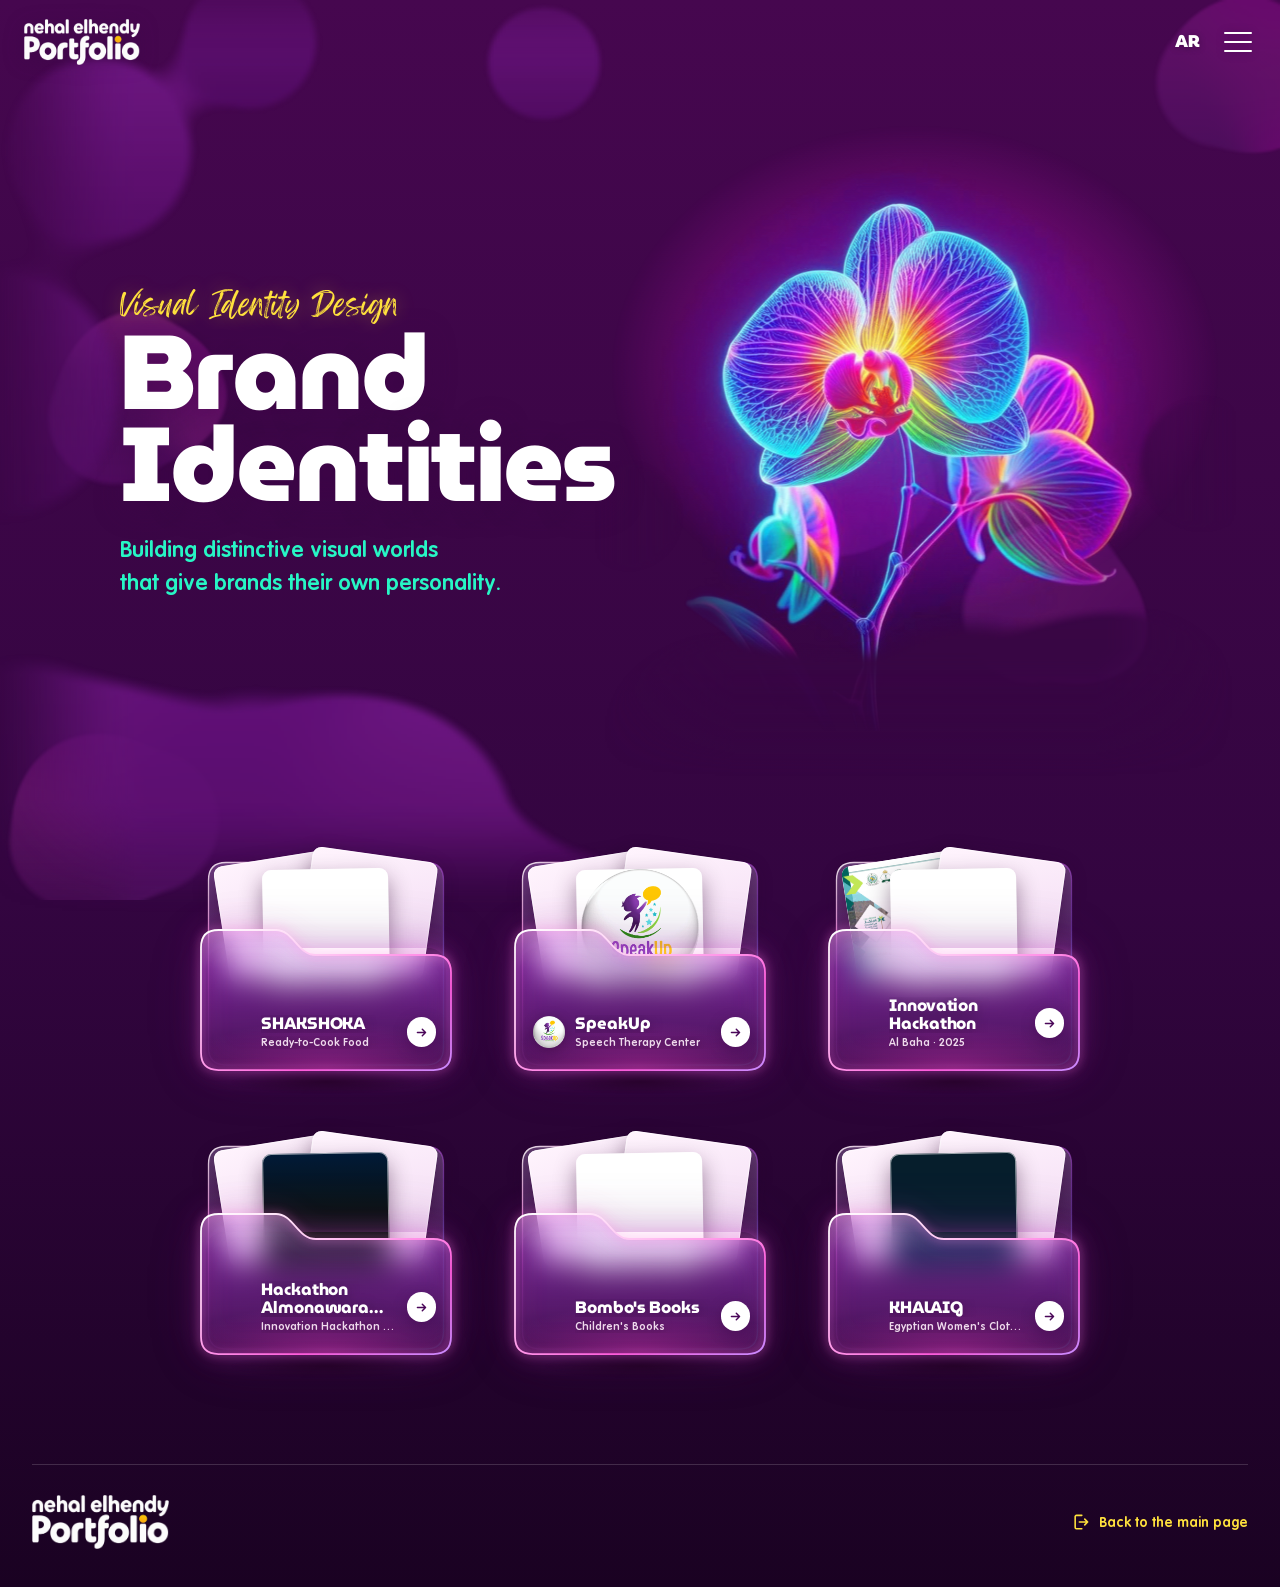
<file: brand-identities/index.html>
<!doctype html>
<html lang="en" dir="ltr">
<head>
  <meta charset="utf-8">
  <meta name="viewport" content="width=device-width, initial-scale=1">
  <meta name="theme-color" content="#46074F">
  <meta name="description" content="Brand Identities by Nehal El Hendy — building distinctive visual worlds that give brands their own personality.">
  <title>Brand Identities — Nehal El Hendy</title>
  <script>/* language comes from the main site (?lang=ar) so the page opens in the visitor's language */
    (function(){var l='en';try{l=new URLSearchParams(location.search).get('lang')||sessionStorage.getItem('nehLang')||'en';}catch(e){}
      if(l==='ar'){document.documentElement.lang='ar';document.documentElement.dir='rtl';}document.documentElement.classList.add('bi-js','bi-enter');})();</script>
  <link rel="preload" href="../hb/f/museomoderno-900.woff" as="font" type="font/woff" crossorigin>
  <link rel="stylesheet" href="../site-nav.css">
  <link rel="stylesheet" href="bi.css">
  <link rel="stylesheet" href="video-carousel.css">
  <script defer src="projects.js"></script>
  <script defer src="videos.js"></script>
  <script defer src="video-carousel.js"></script>
  <script defer src="bi.js"></script>
  <script defer src="../site-nav.js" data-page="brand" data-base="../"></script>
<link rel="icon" href="data:image/svg+xml,%3Csvg xmlns='http://www.w3.org/2000/svg' viewBox='0 0 64 64'%3E%3Cdefs%3E%3ClinearGradient id='g' x1='0' y1='0' x2='1' y2='1'%3E%3Cstop offset='0' stop-color='%23FFA835'/%3E%3Cstop offset='.5' stop-color='%23FF2A6F'/%3E%3Cstop offset='1' stop-color='%23CA12C2'/%3E%3C/linearGradient%3E%3C/defs%3E%3Crect width='64' height='64' rx='16' fill='url(%23g)'/%3E%3Ctext x='32' y='46' text-anchor='middle' font-family='Arial Rounded MT Bold,Trebuchet MS,Arial,sans-serif' font-weight='900' font-size='40' fill='%23fff'%3EN%3C/text%3E%3C/svg%3E">
</head>
<body id="top">
  <!-- atmosphere: liquid blobs that move, merge and mix colours, like the main site's hero (drawn by bi.js) -->
  <canvas class="bi-liquid" id="biLiquid" aria-hidden="true"></canvas>

  <header class="bi-top">
    <button type="button" class="lang-blob" id="langBlob" data-to="ar" aria-label="Switch to Arabic">AR</button>
    <a class="bi-logo" href="../index.html" aria-label="Home"><img src="../logo.webp" alt="nehal elhendy Portfolio" width="640" height="253"></a>
  </header>

  <main id="biMain">
    <section class="bi-hero" aria-labelledby="biTitle">
      <!-- laptop: soft liquid waves, a little lighter than the page, around the hero text (drawn by bi.js) -->
      <canvas class="bi-hero-waves" id="biHeroWaves" aria-hidden="true"></canvas>
      <div class="bi-hero-text">
        <p class="bi-label" id="biLabel" data-en="Visual Identity Design" data-ar="تصميم الهوية البصرية">Visual Identity Design</p>
        <!-- title and lead are written by bi.js (HERO): in Arabic each is set in lines of equal length -->
        <h1 id="biTitle" class="bi-title">Brand Identities</h1>
        <p class="bi-lead" id="biLead">Building distinctive visual worlds that give brands their own personality.</p>
      </div>
      <div class="bi-hero-flower" aria-hidden="true">
        <!-- one flower per language (from Nehal's references), melting into the page; its light goes mauve → fuchsia -->
        <div class="bi-bloom fl-en"><div class="or-sway"><i class="or-light"></i><img class="or-art" src="assets/flower-en.webp" alt="" decoding="async"></div></div>
        <div class="bi-bloom fl-ar"><div class="or-sway"><i class="or-light"></i><img class="or-art" src="assets/flower-ar.webp" alt="" decoding="async"></div></div>
        <!-- liquid in front of the flower: hides its edges -->
        <canvas class="bi-front-liquid" id="biFrontLiquid"></canvas>
      </div>
    </section>

    <section class="bi-work" aria-label="Projects">
      <ul class="bi-grid" id="biGrid"></ul>
    </section>
  </main>

  <!-- project pop-up: black glass over the blurred page, thin mauve → fuchsia frame; each project has its own address (#<slug>)
       its mood board (layout, crops, colours, fonts) comes from projects.js, so every project is laid out differently -->
  <div class="bi-case" id="biCase" role="dialog" aria-modal="true" aria-labelledby="biCaseName" hidden>
    <div class="bi-veil" id="biVeil" aria-hidden="true"></div>
    <div class="bi-pop" id="biPop">
      <span class="bi-pop-frame" aria-hidden="true"></span>
      <span class="bi-pop-sheen" aria-hidden="true"></span>
      <div class="bi-pop-ctrl">
        <button type="button" class="bi-pop-btn bi-pop-prev" id="biTopPrev"><svg viewBox="0 0 16 16" aria-hidden="true"><path d="M10 3 5 8l5 5"/></svg></button>
        <button type="button" class="bi-pop-btn bi-pop-next" id="biTopNext"><svg viewBox="0 0 16 16" aria-hidden="true"><path d="m6 3 5 5-5 5"/></svg></button>
        <button type="button" class="bi-pop-btn bi-pop-close" id="biCaseClose"><svg viewBox="0 0 16 16" aria-hidden="true"><path d="M4 4l8 8M12 4l-8 8"/></svg></button>
      </div>
      <div class="bi-case-scroll" id="biScroll">
        <div class="bi-case-inner" id="biInner">
          <header class="mb-head" id="biHead"></header>
          <div class="mb-board" id="biBoard"></div>
          <nav class="bi-case-nav" aria-label="More projects">
            <button type="button" class="bi-prev" id="biPrev"></button>
            <button type="button" class="bi-next" id="biNext"></button>
          </nav>
        </div>
      </div>
    </div>
  </div>

  <footer class="bi-foot" id="contact">
    <a class="bi-logo" href="../index.html" aria-label="Home"><img src="../logo.webp" alt="nehal elhendy Portfolio" width="640" height="253" loading="lazy"></a>
    <a class="bi-up" id="biHome" href="../index.html#services"><svg viewBox="0 0 24 24" aria-hidden="true" fill="none" stroke="currentColor" stroke-width="1.9" stroke-linecap="round" stroke-linejoin="round"><path d="M13 4H6.5A1.5 1.5 0 0 0 5 5.5v13A1.5 1.5 0 0 0 6.5 20H13"/><path d="M10 12h10M16.5 8.5 20 12l-3.5 3.5"/></svg><span data-en="Back to the main page" data-ar="العودة إلى الصفحة الرئيسية">Back to the main page</span></a>
  </footer>

  <div class="bi-curtain" aria-hidden="true"></div>
</body>
</html>
</file>
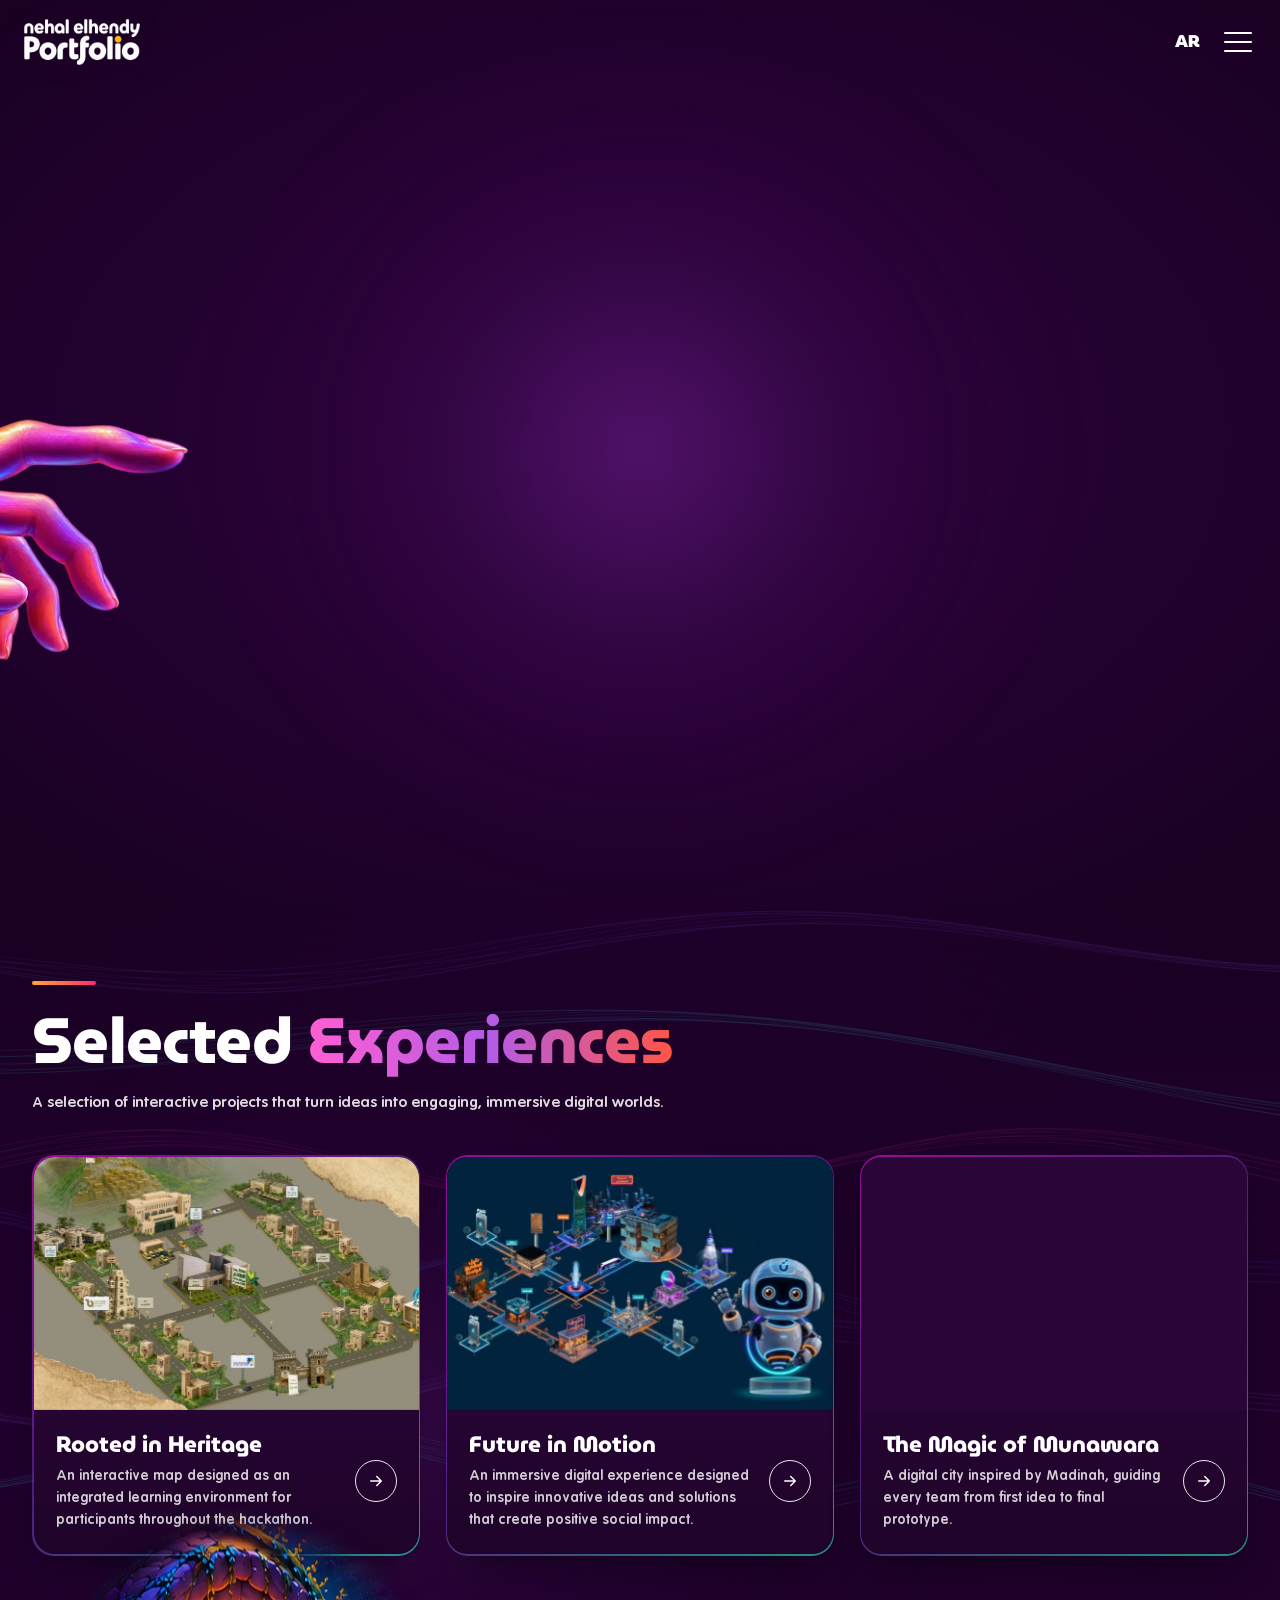
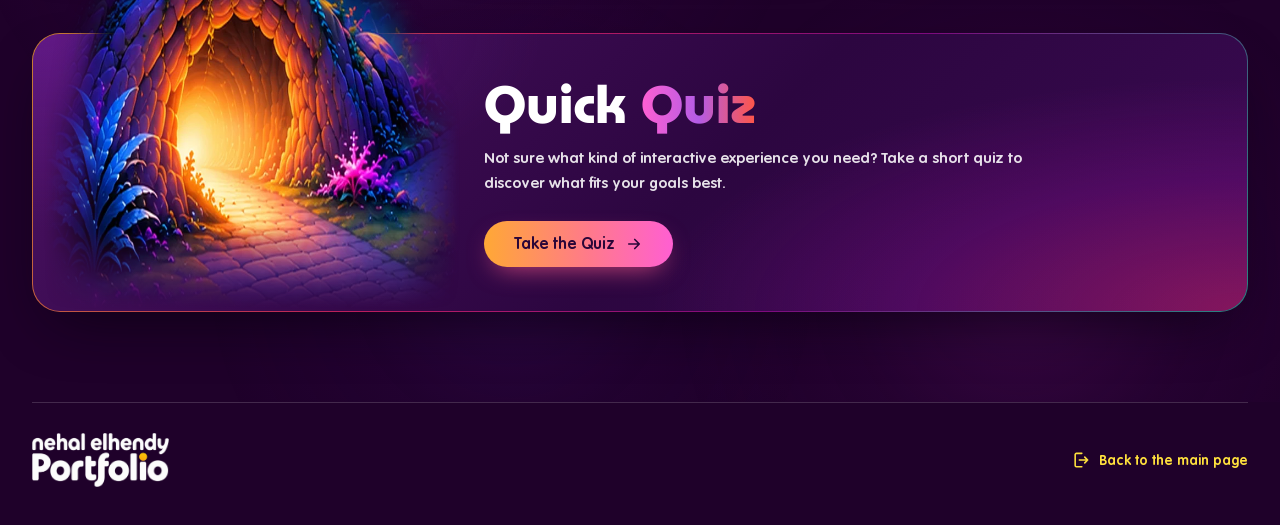
<file: interactive-experiences/index.html>
<!doctype html>
<html lang="en" dir="ltr">
<head>
  <meta charset="utf-8">
  <meta name="viewport" content="width=device-width, initial-scale=1">
  <meta name="theme-color" content="#1F012A">
  <meta name="description" content="Interactive Experiences by Nehal El Hendy — case studies in interactive and digital design.">
  <title>Interactive Experiences — Nehal El Hendy</title>
  <script>/* language comes from the main site (?lang=ar) so the page opens in the visitor's language */
    (function(){var l='en';try{l=new URLSearchParams(location.search).get('lang')||sessionStorage.getItem('nehLang')||'en';}catch(e){}
      if(l==='ar'){document.documentElement.lang='ar';document.documentElement.dir='rtl';}document.documentElement.classList.add('ie-js');})();</script>
  <link rel="preload" href="../hb/f/museomoderno-900.woff" as="font" type="font/woff" crossorigin>
  <style>/* fonts: declared here, relative to the page (the same way as the main site) */
  @font-face{font-family:'MuseoModerno';src:url(../hb/f/museomoderno-800.woff) format('woff');font-weight:800;font-display:swap}
  @font-face{font-family:'MuseoModerno';src:url(../hb/f/museomoderno-900.woff) format('woff');font-weight:900;font-display:swap}
  @font-face{font-family:'Feeling Passionate';src:url(../hb/f/feeling-passionate.woff) format('woff');font-display:swap}
  @font-face{font-family:'VAG Rounded Next';src:url(../hb/f/vag-rounded-next-600.woff) format('woff');font-weight:600;font-display:swap}
  @font-face{font-family:'Mohawla';src:url(../hb/f/mohawla.woff) format('woff');font-display:swap}
  @font-face{font-family:'Lemon Brush Arabic';src:url(../hb/f/lemon-brush-arabic.woff) format('woff');font-display:swap}
  @font-face{font-family:'Montserrat Arabic';src:url(../hb/f/montserrat-arabic-400.woff) format('woff');font-display:swap}
  </style>
  <link rel="stylesheet" href="../site-nav.css">
  <link rel="stylesheet" href="styles/ie.css">
  <link rel="stylesheet" href="styles/hero.css">
  <link rel="stylesheet" href="styles/work.css">
  <link rel="stylesheet" href="styles/case-study.css">
  <link rel="stylesheet" href="styles/quiz.css">
  <!-- order matters: the stage (shared anchor) → the sphere → the sequence that drives them → the page shell -->
  <script defer src="components/hero-stage.js"></script>
  <script defer src="components/energy-sphere.js"></script>
  <script defer src="components/bg-waves.js"></script>
  <script defer src="animations/hero-sequence.js"></script>
  <script defer src="components/waves-field.js"></script>
  <script defer src="animations/work-reveal.js"></script>
  <script defer src="cases.js"></script>
  <script defer src="components/case-study.js"></script>
  <script defer src="quiz-data.js"></script>
  <script defer src="components/quiz.js"></script>
  <script defer src="ie.js"></script>
  <script defer src="../site-nav.js" data-page="inter" data-base="../"></script>
<link rel="icon" href="data:image/svg+xml,%3Csvg xmlns='http://www.w3.org/2000/svg' viewBox='0 0 64 64'%3E%3Cdefs%3E%3ClinearGradient id='g' x1='0' y1='0' x2='1' y2='1'%3E%3Cstop offset='0' stop-color='%23FFA835'/%3E%3Cstop offset='.5' stop-color='%23FF2A6F'/%3E%3Cstop offset='1' stop-color='%23CA12C2'/%3E%3C/linearGradient%3E%3C/defs%3E%3Crect width='64' height='64' rx='16' fill='url(%23g)'/%3E%3Ctext x='32' y='46' text-anchor='middle' font-family='Arial Rounded MT Bold,Trebuchet MS,Arial,sans-serif' font-weight='900' font-size='40' fill='%23fff'%3EN%3C/text%3E%3C/svg%3E">
</head>
<body id="top">
  <header class="ie-top">
    <button type="button" class="lang-blob" id="langBlob" data-to="ar" aria-label="Switch to Arabic">AR</button>
    <a class="ie-logo" href="../index.html" aria-label="Home"><img src="../logo.webp" alt="nehal elhendy Portfolio" width="640" height="253"></a>
  </header>

  <main id="ieMain">
    <!-- HERO — one cinematic sequence, the same on every screen size:
         empty mauve → hand (from the left) + screen (from the right) → touch + flash at the exact centre
         → both retreat → the light point grows into the energy sphere → the titles appear over it.
         Every position is computed from ONE shared anchor (the hero's centre) by components/hero-stage.js -->
    <section class="ie-hero" id="ieHero" aria-labelledby="ieTitle">
      <div class="ie-bg" aria-hidden="true"><i></i></div>                <!-- PHASE 02: deep mauve + slow soft light -->
      <div class="ie-stage" id="ieStage" aria-hidden="true">              <!-- overflow hidden: the wrist never shows -->
        <canvas class="ie-waves" id="ieWaves"></canvas>                   <!-- floating light strands, very transparent -->
        <canvas class="ie-sphere" id="ieSphere"></canvas>                 <!-- PHASE 03/04: energy sphere (Canvas 2D) -->
        <img class="ie-hand" id="ieHand" src="assets/hand.webp" alt="" width="1995" height="788" decoding="async">
        <img class="ie-screen" id="ieScreen" src="assets/screen.webp" alt="" width="1536" height="1024" decoding="async">
        <i class="ie-flash" id="ieFlash"></i>                             <!-- the touch flash, on the anchor -->
      </div>
      <div class="ie-hero-text">                                          <!-- HTML text, above the sphere; the main title sits on the anchor -->
        <div class="ie-titles">
          <p class="ie-label" id="ieLabel" data-en="Beyond the Screen" data-ar="التصميم التفاعلي">Beyond the Screen</p>
          <h1 class="ie-title" id="ieTitle" dir="ltr" lang="en"><span class="ie-l1" data-en="Interactive" data-ar="Interactive">Interactive</span> <span class="ie-l2" data-en="Design" data-ar="Design">Design</span></h1>
          <p class="ie-intro" id="ieIntro" data-en="Transforming ideas into immersive digital experiences through interactive storytelling, creative exploration, and engaging visual journeys that invite people to participate, discover, and connect." data-ar="تُحوَّل الأفكار إلى تجارب رقمية غامرة، عبر سردٍ قصصي تفاعلي واستكشافٍ إبداعي ورحلاتٍ بصرية جذّابة تدعو الناس إلى المشاركة والاكتشاف والتواصل.">Transforming ideas into immersive digital experiences through interactive storytelling, creative exploration, and engaging visual journeys that invite people to participate, discover, and connect.</p>
        </div>
      </div>
    </section>

    <!-- SELECTED EXPERIENCES — three case studies side by side (stacked on phones), then the quiz card full width.
         Same world as the hero: deep mauve, slow light, wavy light lines (components/waves-field.js). -->
    <section class="ie-work" id="ieWork" aria-labelledby="ieWorkTitle">
      <div class="ie-work-fade" aria-hidden="true"></div>
      <div class="ie-work-bg" aria-hidden="true"><i></i><b></b></div>
      <canvas class="ie-work-waves" id="ieWorkWaves" aria-hidden="true"></canvas>
      <div class="ie-wrap">
        <header class="ie-work-head ie-on-item">
          <span class="ie-bar" aria-hidden="true"></span>
          <h2 class="ie-work-title" id="ieWorkTitle"><span data-en="Selected" data-ar="تجارب">Selected</span> <span class="ie-grad" data-en="Experiences" data-ar="مختارة">Experiences</span></h2>
          <p class="ie-work-sub" data-en="A selection of interactive projects that turn ideas into engaging, immersive digital worlds." data-ar="مجموعة مختارة من المشاريع التفاعلية التي تحوّل الأفكار إلى عوالم رقمية جذّابة وغامرة.">A selection of interactive projects that turn ideas into engaging, immersive digital worlds.</p>
        </header>
        <ul class="ie-cases">
          <li class="ie-on-item"><a class="ie-case" href="#rooted-in-heritage" data-case="rooted-in-heritage">
            <span class="ie-case-bg" aria-hidden="true"></span>
            <span class="ie-case-media"><img src="assets/cases/rooted-in-heritage/card.webp" alt="The interactive map of the hackathon, inspired by Al Baha" width="1600" height="1050" loading="lazy" decoding="async"><video class="ie-case-vid" muted loop playsinline preload="none" data-src="assets/cases/rooted-in-heritage/board.mp4" aria-hidden="true"></video></span>
            <span class="ie-case-body">
              <span class="ie-case-text">
                <span class="ie-case-name" role="heading" aria-level="3" data-en="Rooted in Heritage" data-ar="متجذّرة في التراث">Rooted in Heritage</span>
                <span class="ie-case-desc" data-en="An interactive map designed as an integrated learning environment for participants throughout the hackathon." data-ar="خريطة تفاعلية صُممت لتكون بيئة تدريبية متكاملة للمشاركين طوال الهاكاثون.">An interactive map designed as an integrated learning environment for participants throughout the hackathon.</span>
              </span>
              <span class="ie-arrow" aria-hidden="true"><svg viewBox="0 0 24 24" fill="none" stroke="currentColor" stroke-width="2" stroke-linecap="round" stroke-linejoin="round"><path d="M5 12h14M13 6l6 6-6 6"/></svg></span>
            </span>
          </a></li>
          <li class="ie-on-item"><a class="ie-case" href="#future-in-motion" data-case="future-in-motion">
            <span class="ie-case-bg" aria-hidden="true"></span>
            <span class="ie-case-media"><img src="assets/cases/future-in-motion/card.webp" alt="The interactive city of the Social Development Bank hackathon with Tanmon" width="1600" height="1050" loading="lazy" decoding="async"><video class="ie-case-vid" muted loop playsinline autoplay preload="auto" data-loop src="assets/cases/future-in-motion/cover.mp4" data-src-sm="assets/cases/future-in-motion/cover-sm.mp4" poster="assets/cases/future-in-motion/card.webp" aria-hidden="true"></video></span>
            <span class="ie-case-body">
              <span class="ie-case-text">
                <span class="ie-case-name" role="heading" aria-level="3" data-en="Future in Motion" data-ar="مستقبل يتحرك">Future in Motion</span>
                <span class="ie-case-desc" data-en="An immersive digital experience designed to inspire innovative ideas and solutions that create positive social impact." data-ar="تجربة رقمية تفاعلية تهدف إلى إلهام المشاركين لتطوير أفكار وحلول مبتكرة تُحدث تأثيرًا إيجابيًا في المجتمع.">An immersive digital experience designed to inspire innovative ideas and solutions that create positive social impact.</span>
              </span>
              <span class="ie-arrow" aria-hidden="true"><svg viewBox="0 0 24 24" fill="none" stroke="currentColor" stroke-width="2" stroke-linecap="round" stroke-linejoin="round"><path d="M5 12h14M13 6l6 6-6 6"/></svg></span>
            </span>
          </a></li>
          <li class="ie-on-item"><a class="ie-case" href="#magic-of-munawara" data-case="magic-of-munawara">
            <span class="ie-case-bg" aria-hidden="true"></span>
            <span class="ie-case-media"><img src="assets/cases/magic-of-munawara/cover-poster.webp" alt="The board of the Madinah hackathon city" width="964" height="632" loading="lazy" decoding="async"><video class="ie-case-vid" muted loop playsinline preload="none" data-src="assets/cases/magic-of-munawara/cover.mp4" aria-hidden="true"></video></span>
            <span class="ie-case-body">
              <span class="ie-case-text">
                <span class="ie-case-name" role="heading" aria-level="3" data-en="The Magic of Munawara" data-ar="سحر المدينة المنورة">The Magic of Munawara</span>
                <span class="ie-case-desc" data-en="A digital city inspired by Madinah, guiding every team from first idea to final prototype." data-ar="مدينة رقمية مستوحاة من المدينة المنورة، ترافق كل فريق من الفكرة الأولى حتى النموذج النهائي.">A digital city inspired by Madinah, guiding every team from first idea to final prototype.</span>
              </span>
              <span class="ie-arrow" aria-hidden="true"><svg viewBox="0 0 24 24" fill="none" stroke="currentColor" stroke-width="2" stroke-linecap="round" stroke-linejoin="round"><path d="M5 12h14M13 6l6 6-6 6"/></svg></span>
            </span>
          </a></li>
        </ul>
        <div class="ie-quiz ie-on-item" id="ieQuiz">
          <div class="ie-quiz-cave" aria-hidden="true"><div class="ie-quiz-cave-in"><img class="ie-cave-l" src="assets/quiz/card-cave.webp" alt="" width="760" height="787" loading="lazy" draggable="false"><img class="ie-cave-m" src="assets/quiz/card-cave-m.webp" alt="" width="800" height="787" loading="lazy" draggable="false"><i></i><i></i></div></div>
          <div class="ie-quiz-text">
            <h3 class="ie-quiz-title"><span data-en="Quick" data-ar="اختبار">Quick</span> <span class="ie-grad" data-en="Quiz" data-ar="سريع">Quiz</span></h3>
            <p class="ie-quiz-desc" data-en="Not sure what kind of interactive experience you need? Take a short quiz to discover what fits your goals best." data-ar="لست متأكدًا من نوع التجربة التفاعلية التي تحتاجها؟ أجب عن اختبار قصير لتكتشف ما يناسب أهدافك.">Not sure what kind of interactive experience you need? Take a short quiz to discover what fits your goals best.</p>
            <a class="ie-btn" href="#quiz"><span data-en="Take the Quiz" data-ar="ابدأ الاختبار">Take the Quiz</span><svg viewBox="0 0 24 24" fill="none" stroke="currentColor" stroke-width="2.2" stroke-linecap="round" stroke-linejoin="round" aria-hidden="true"><path d="M5 12h14M13 6l6 6-6 6"/></svg></a>
          </div>
        </div>
      </div>
    </section>
  </main>

  <!-- CASE STUDY POP-UP — filled from cases.js by components/case-study.js (opens from a card, closes with ×, Esc or the browser's back) -->
  <div class="cs" id="csPop" hidden role="dialog" aria-modal="true" aria-labelledby="csTitle">
    <div class="cs-veil" aria-hidden="true"></div>
    <div class="cs-pop">
      <div class="cs-blobs" aria-hidden="true"><i></i><i></i><i></i></div>
      <span class="cs-frame" aria-hidden="true"></span>
      <button type="button" class="cs-close" aria-label="Close"><svg viewBox="0 0 24 24" fill="none" stroke="currentColor" stroke-width="1.7" stroke-linecap="round" aria-hidden="true"><path d="M6 6l12 12M18 6 6 18"/></svg></button>
      <div class="cs-scroll"><div class="cs-inner"></div></div>
    </div>
  </div>

  <!-- QUIZ — the board game, built from quiz-data.js by components/quiz.js (opens from "Take the Quiz"; closes with ×, Esc or the browser's back) -->
  <div class="qz" id="qzPop" hidden role="dialog" aria-modal="true"></div>

  <footer class="ie-foot" id="contact">
    <a class="ie-logo" href="../index.html" aria-label="Home"><img src="../logo.webp" alt="nehal elhendy Portfolio" width="640" height="253" loading="lazy"></a>
    <a class="ie-home" id="ieHome" href="../index.html#services"><svg viewBox="0 0 24 24" aria-hidden="true" fill="none" stroke="currentColor" stroke-width="1.9" stroke-linecap="round" stroke-linejoin="round"><path d="M13 4H6.5A1.5 1.5 0 0 0 5 5.5v13A1.5 1.5 0 0 0 6.5 20H13"/><path d="M10 12h10M16.5 8.5 20 12l-3.5 3.5"/></svg><span data-en="Back to the main page" data-ar="العودة إلى الصفحة الرئيسية">Back to the main page</span></a>
  </footer>
</body>
</html>
</file>
<file: styles.css>
@charset "UTF-8";

/* =========================================================
   BRAND PALETTE (approved by Nehal, Oct 2026)
   Single source of truth for the site's colors.
   Sections are moved onto these tokens one at a time;
   the older variables in the next :root block stay until
   every section has been migrated.
   ========================================================= */
:root{
  /* Brand colors */
  --brand-orange:#FFA835;
  --brand-coral:#FF5646;
  --brand-pink:#FF2A6F;
  --brand-magenta:#CA12C2;
  --brand-mauve:#5C246E;  /* replaced blue-violet #744BFE (Oct 28) */
  --brand-mint:#27F6C5;

  /* Neutrals (not part of the brand palette) */
  --brand-cream:#FFF6EC; /* paper / light backgrounds */
  --brand-ink:#211627;   /* dark text */

  /* Signature gradient: orange -> pink -> magenta */
  --brand-gradient:linear-gradient(135deg,var(--brand-orange) 0%,var(--brand-pink) 55%,var(--brand-magenta) 100%);
}
:root{--ink:#211627;--plum:#351052;--purple:#7025a6;--magenta:#d41481;--hot-pink:#f1398c;--orange:#ff7a12;--yellow:#ffe13d;--mint:#4ff5cf;--cream:#fff8f6;--glass:rgba(255,226,234,.28);--rounded:"VAG Rounded Next","Arial Rounded MT Bold","Trebuchet MS",system-ui,sans-serif;--script:"Segoe Script","Brush Script MT",cursive;--page:1240px;--shadow:0 20px 55px rgba(48,0,60,.19)}
*{box-sizing:border-box}html{scroll-behavior:smooth;scroll-padding-top:28px}body{margin:0;color:#fff;font-family:var(--rounded);font-size:16px;line-height:1.55;background:#d61b79;overflow-x:hidden}img{max-width:100%;display:block}button,a{font:inherit}a{color:inherit}button{cursor:pointer}::selection{background:#ffe14b;color:#55134c}.page-width{width:min(var(--page),calc(100% - 64px));margin-inline:auto}.scroll-progress{position:fixed;top:0;left:0;width:100%;height:4px;z-index:1000;pointer-events:none}.scroll-progress::after{content:"";display:block;height:100%;width:var(--scroll-progress,0%);background:linear-gradient(90deg,#53f2cf,#ffe344,#ff7349)}.language-switch{position:fixed;z-index:1001;top:18px;right:22px;border:1px solid rgba(255,255,255,.6);background:rgba(72,9,86,.6);color:white;backdrop-filter:blur(14px);border-radius:999px;padding:9px 15px;display:flex;gap:8px;align-items:center;box-shadow:0 5px 16px #51004b30;transition:transform .25s,background .25s}.language-switch:hover{transform:translateY(-2px);background:rgba(72,9,86,.82)}.lang-divider{opacity:.5}.lang-active{font-weight:900;color:var(--yellow)}.hero{min-height:min(900px,100svh);display:flex;align-items:center;isolation:isolate;overflow:hidden;padding:70px 0 120px;background-image:none;background-color:#e82d79}.hero::before{content:"";position:absolute;inset:0;z-index:-2;background:linear-gradient(180deg,rgba(255,113,15,.16),rgba(242,38,111,.08) 48%,rgba(187,0,108,.2)),url("assets/backgrounds/magenta-orange-cropped-12px.jpg");background-size:cover;background-position:center;transform:scaleY(-1)}.hero::after{content:"";position:absolute;inset:0;z-index:-1;background:radial-gradient(ellipse at 18% 75%,rgba(0,218,175,.25),transparent 25%),linear-gradient(150deg,transparent 62%,rgba(210,0,119,.25));pointer-events:none}.handwritten{font-family:var(--script),cursive;font-weight:600;font-style:italic}.metric-frame{position:relative;margin-top:35px;padding:14px 20px;border:1px solid #ffe554;background:rgba(198,8,117,.28);border-radius:8px;box-shadow:inset 0 0 0 5px rgba(255,226,69,.08)}.metric-frame::before,.metric-frame::after{content:"✦";position:absolute;color:#ffe85b;font-size:16px}.metric-frame::before{left:-6px;top:-9px}.metric-frame::after{right:-5px;bottom:-10px}.metric{text-align:center;padding:3px 4px;display:flex;flex-direction:column;align-items:center;gap:3px}.metric strong{font-size:clamp(24px,3vw,40px);line-height:1.1;color:#fff34a;letter-spacing:-.03em;font-weight:1000}.metric span{font-size:clamp(9px,.83vw,12px);line-height:1.25;text-transform:uppercase;letter-spacing:.03em;color:#fff9ff;max-width:115px}.bird-accent{position:absolute;width:27%;right:1%;bottom:13%;height:auto;filter:drop-shadow(0 9px 12px rgba(88,0,70,.17));animation:bird-glide 6.8s ease-in-out infinite;pointer-events:none}
.reveal{opacity:0;transform:translateY(24px) scale(.99);transition:opacity .75s cubic-bezier(.2,.75,.25,1),transform .75s cubic-bezier(.2,.75,.25,1)}.reveal.is-visible{opacity:1;transform:translateY(0) scale(1)}
html[dir="rtl"] body{text-align:right}html[dir="rtl"] .bird-accent{right:auto;left:1%;transform:scaleX(-1)}html[dir="rtl"] .language-switch{right:auto;left:22px}
@keyframes float{0%,100%{transform:translate3d(0,0,0)}50%{transform:translate3d(0,-16px,0)}}@keyframes bird-glide{0%,100%{transform:translate(0,0) rotate(-3deg)}50%{transform:translate(-8px,-13px) rotate(2deg)}}
@media(min-width:1450px){.hero{min-height:900px}}
@media(max-width:1080px){.page-width{width:min(var(--page),calc(100% - 42px))}}
@media(max-width:760px){body{font-size:15px}.page-width{width:calc(100% - 30px)}.language-switch{top:10px;right:10px;padding:7px 11px;font-size:13px}html[dir="rtl"] .language-switch{right:auto;left:10px}.hero{min-height:auto;padding:80px 0 94px}.metric-frame{padding:12px 8px;margin-top:26px}.metric strong{font-size:29px}.metric span{font-size:10px}.bird-accent{width:30%;bottom:11%}html[dir="rtl"] .bird-accent{right:auto;left:1%;transform:scaleX(-1)}}
@media(max-width:400px){.metric:last-child{grid-column:1/-1}}
@media(prefers-reduced-motion:reduce){*,*::before,*::after{scroll-behavior:auto!important;animation-duration:.01ms!important;animation-iteration-count:1!important;transition-duration:.01ms!important}.reveal{opacity:1!important;transform:none!important}}

/* Flower intro — automatic playback{height:100svh;min-height:460px;position:relative;background:linear-gradient(135deg,#ffd5bd,#f5b8d1 58%,#f0a3cb);z-index:10;overflow:hidden;opacity:1;transition:opacity .75s ease;}

/* Nov 23: looping animations rest while their section is off screen (toggled in app.js) */
#about.neh-off *,#about.neh-off *::before,#about.neh-off *::after,#experience.neh-off *,#experience.neh-off *::before,#experience.neh-off *::after,#skills.neh-off *,#skills.neh-off *::before,#skills.neh-off *::after{animation-play-state:paused!important}
</file>
<file: site-nav.css>
/* =====================================================================
   SITE MENU — shared by every page (home, Brand Identities, future pages)
   Icon: three white lines (no circle), top right.
   It opens a side pop-up panel (not a new page): dark mauve glass,
   main headings yellow, sub headings white and smaller.
   ===================================================================== */
.nav-btn{position:fixed;z-index:1100;top:calc(18px + env(safe-area-inset-top,0px));right:calc(18px + env(safe-area-inset-right,0px));
  width:48px;height:48px;border:0;padding:0;margin:0;cursor:pointer;color:#fff;background:none;-webkit-tap-highlight-color:transparent;
  filter:drop-shadow(0 1px 4px rgba(40,0,50,.45));transition:transform .3s cubic-bezier(.2,.8,.2,1)}
.nav-btn:hover{transform:scale(1.08)}
.nav-btn:focus-visible{outline:2px solid #27F6C5;outline-offset:2px;border-radius:8px}
.nav-btn i{position:absolute;left:10px;right:10px;top:50%;height:2.6px;margin-top:-1.3px;border-radius:2px;background:currentColor;
  transition:transform .45s cubic-bezier(.2,.8,.2,1),opacity .25s}
.nav-btn i:nth-child(1){transform:translateY(-9px)}
.nav-btn i:nth-child(3){transform:translateY(9px)}
.nav-open .nav-btn i:nth-child(1){transform:rotate(45deg)}
.nav-open .nav-btn i:nth-child(2){opacity:0;transform:scaleX(.2)}
.nav-open .nav-btn i:nth-child(3){transform:rotate(-45deg)}

/* dim layer behind the panel: a tap on it closes the menu */
.nav-scrim{position:fixed;inset:0;z-index:1080;background:rgba(20,2,26,.42);opacity:0;visibility:hidden;transition:opacity .45s ease,visibility 0s .45s}
.nav-open .nav-scrim{opacity:1;visibility:visible;transition:opacity .45s ease}

/* the side panel: dark mauve glass */
.nav-panel{position:fixed;z-index:1090;top:0;right:0;bottom:0;width:min(380px,86vw);overflow-y:auto;overscroll-behavior:contain;color:#fff;
  background:linear-gradient(160deg,rgba(92,36,110,.62) 0%,rgba(52,12,66,.72) 55%,rgba(30,4,40,.8) 100%);
  -webkit-backdrop-filter:blur(22px) saturate(150%);backdrop-filter:blur(22px) saturate(150%);
  border-left:1px solid rgba(255,255,255,.16);box-shadow:-18px 0 50px rgba(20,0,30,.45),inset 1px 0 0 rgba(255,255,255,.08);
  /* slides in from the right edge; clip-path (not a translate) so the closed panel never widens the page */
  clip-path:inset(0 0 0 100%);visibility:hidden;transition:clip-path .55s cubic-bezier(.65,0,.25,1),visibility 0s .55s}
.nav-open .nav-panel{clip-path:inset(0 0 0 0);visibility:visible;transition:clip-path .6s cubic-bezier(.2,.8,.2,1)}
.nav-panel::before{content:"";position:absolute;left:-40%;top:-10%;width:120%;height:45%;pointer-events:none;
  background:radial-gradient(closest-side,rgba(202,18,194,.22),transparent)}

.nav-list{position:relative;list-style:none;margin:0;padding:96px 34px 48px}
.nav-list>li{opacity:0;transform:translateX(24px);transition:opacity .45s,transform .55s cubic-bezier(.2,.8,.2,1)}
.nav-open .nav-list>li{opacity:1;transform:none}
.nav-open .nav-list>li:nth-child(1){transition-delay:.18s}.nav-open .nav-list>li:nth-child(2){transition-delay:.26s}.nav-open .nav-list>li:nth-child(3){transition-delay:.34s}
/* main headings: yellow */
.nav-top{display:inline-block;padding:10px 0;color:#FFE13D;text-decoration:none;font:900 30px/1.15 "MuseoModerno",sans-serif;
  text-shadow:0 0 18px rgba(255,225,61,.25);transition:color .25s,transform .3s}
.nav-top:hover,.nav-top:focus-visible{color:#fff;transform:translateX(5px);outline:none}
/* sub headings: white, smaller */
.nav-sub{list-style:none;margin:2px 0 16px;padding:0}
.nav-sub a,.nav-sub span.nav-soon{display:flex;align-items:center;gap:10px;padding:8px 0;color:#fff;text-decoration:none;
  font:600 15px/1.4 "VAG Rounded Next","Arial Rounded MT Bold",system-ui,sans-serif;transition:opacity .25s,transform .3s}
.nav-sub a::before,.nav-sub span.nav-soon::before{content:"";flex:0 0 auto;width:6px;height:6px;border-radius:50%;background:#fff;opacity:.7}
.nav-sub a:hover,.nav-sub a:focus-visible{transform:translateX(5px);outline:none;opacity:.85}
.nav-sub a[aria-current="page"]::before{background:#FFE13D;opacity:1;box-shadow:0 0 8px rgba(255,225,61,.8)}
.nav-sub span.nav-soon{opacity:.6;cursor:default}
.nav-soon em{font-style:normal;font-size:10.5px;letter-spacing:.06em;padding:2px 8px;border-radius:99px;background:rgba(255,225,61,.18);color:#FFE13D}
html[dir="rtl"] .nav-top{font:400 32px/1.4 "Mohawla",sans-serif}
html[dir="rtl"] .nav-sub a,html[dir="rtl"] .nav-sub span.nav-soon{font-family:"Montserrat Arabic",system-ui,sans-serif;font-weight:400;font-size:14.5px}
html[dir="rtl"] .nav-list{direction:rtl}
html[dir="rtl"] .nav-top:hover,html[dir="rtl"] .nav-sub a:hover{transform:translateX(-5px)}
html[dir="rtl"] .nav-list>li{transform:translateX(-24px)}
html[dir="rtl"].nav-open .nav-list>li{transform:none}
html.nav-open,html.nav-open body{overflow:hidden}
@media (max-width:640px){
  .nav-btn{top:calc(12px + env(safe-area-inset-top,0px));right:calc(10px + env(safe-area-inset-right,0px));width:44px;height:44px}
  .nav-btn i{left:10px;right:10px;height:2.4px}
  .nav-btn i:nth-child(1){transform:translateY(-8px)}.nav-btn i:nth-child(3){transform:translateY(8px)}
  .nav-list{padding:84px 26px 40px}
  .nav-top{font-size:26px}html[dir="rtl"] .nav-top{font-size:28px}
  .nav-sub a,.nav-sub span.nav-soon{font-size:14px}
}
/* language switch on every page: just the letters (no blob), beside the menu icon, on its left.
   Stronger selector on purpose: it replaces the old liquid blob of the hero and of the sub pages. */
html .lang-blob.lang-blob{position:fixed;z-index:1100;left:auto;right:calc(70px + env(safe-area-inset-right,0px));top:calc(18px + env(safe-area-inset-top,0px));
  width:auto;min-width:44px;height:48px;padding:0 6px;margin:0;border:0;border-radius:6px;background:none;box-shadow:none;animation:none;scale:none;
  color:#fff;font:900 17px/48px "MuseoModerno",sans-serif;letter-spacing:.04em;text-align:center;cursor:pointer;-webkit-tap-highlight-color:transparent;
  text-shadow:0 1px 6px rgba(40,0,50,.45);transition:color .25s,transform .3s cubic-bezier(.2,.8,.2,1)}
html .lang-blob.lang-blob:hover{color:#FFE13D;transform:translateY(-1px);scale:none}
html .lang-blob.lang-blob:focus-visible{outline:2px solid #27F6C5;outline-offset:2px}
@media (max-width:640px){
  html .lang-blob.lang-blob{right:calc(56px + env(safe-area-inset-right,0px));top:calc(12px + env(safe-area-inset-top,0px));height:44px;line-height:44px;font-size:15px;min-width:38px;width:auto;box-shadow:none}
}
@media (prefers-reduced-motion:reduce){.nav-panel,.nav-scrim,.nav-list>li,.nav-btn i{transition:none!important}}
</file>
<file: brand-identities/bi.css>
@charset "UTF-8";
/* =====================================================================
   BRAND IDENTITIES page — Nehal El Hendy portfolio
   Deep indigo atmosphere + neon botanical art + glass project folders.
   Fonts and brand tokens are the main site's (MuseoModerno / Feeling Passionate /
   VAG Rounded Next; Arabic: Mohawla / Lemon Brush / Montserrat Arabic).
   ===================================================================== */
@font-face{font-family:'MuseoModerno';src:url(../hb/f/museomoderno-800.woff) format('woff');font-weight:800;font-display:swap}
@font-face{font-family:'MuseoModerno';src:url(../hb/f/museomoderno-900.woff) format('woff');font-weight:900;font-display:swap}
@font-face{font-family:'Feeling Passionate';src:url(../hb/f/feeling-passionate.woff) format('woff');font-display:swap}
@font-face{font-family:'VAG Rounded Next';src:url(../hb/f/vag-rounded-next-600.woff) format('woff');font-weight:600;font-display:swap}
@font-face{font-family:'VAG Rounded Next';src:url(../hb/f/vag-rounded-next-900.woff) format('woff');font-weight:900;font-display:swap}
@font-face{font-family:'Mohawla';src:url(../hb/f/mohawla.woff) format('woff');font-display:swap}
@font-face{font-family:'Lemon Brush Arabic';src:url(../hb/f/lemon-brush-arabic.woff) format('woff');font-display:swap}
@font-face{font-family:'Montserrat Arabic';src:url(../hb/f/montserrat-arabic-400.woff) format('woff');font-display:swap}

:root{
  /* site brand palette (unchanged) */
  --brand-orange:#FFA835;--brand-coral:#FF5646;--brand-pink:#FF2A6F;--brand-magenta:#CA12C2;--brand-mauve:#5C246E;--brand-mint:#27F6C5;
  --brand-cream:#FFF6EC;--brand-ink:#211627;
  /* this page: deep indigo + neon botanical light */
  --indigo-0:#2A0440;--indigo-1:#4A0759;--indigo-2:#7D0D8A;--violet:#9A12A6;
  --neon-cyan:#3FE6FF;--neon-blue:#3D6BFF;--neon-violet:#9B5CFF;--neon-pink:#FF4FD8;
  --rounded:"VAG Rounded Next","Arial Rounded MT Bold","Trebuchet MS",system-ui,sans-serif;
  --gap:clamp(44px,5vw,76px);
}
*{box-sizing:border-box}
html{scroll-behavior:smooth;background:#1A0222;overflow-x:hidden}
body{margin:0;min-height:100vh;position:relative;color:#fff;font:600 16px/1.6 var(--rounded);overflow-x:hidden;
  /* darker: deep fuchsia → near-black plum. Keep in sync with BG_STOPS in bi.js (the wave in front of the flower uses it) */
  background:linear-gradient(180deg,#46074F 0,#330540 900px,#1A0222 100%)}
@supports (overflow:clip){body{overflow-x:clip}}
img{display:block;max-width:100%}
a{color:inherit}button{font:inherit;color:inherit;cursor:pointer}
::selection{background:#FFE13D;color:#4A0759}
html[dir="rtl"] body{font-family:"Montserrat Arabic",system-ui,sans-serif;font-weight:400}

/* ---------- atmosphere: liquid blobs (like the main site) ---------- */
.bi-liquid{position:fixed;inset:0;width:100%;height:100%;z-index:0;pointer-events:none}
@keyframes liqMorph{0%{border-radius:58% 42% 55% 45%/45% 55% 45% 55%}33%{border-radius:40% 60% 42% 58%/60% 40% 62% 38%}66%{border-radius:62% 38% 48% 52%/38% 62% 40% 60%}100%{border-radius:48% 52% 62% 38%/55% 45% 58% 42%}}
@keyframes biSway{0%,100%{transform:rotate(-1.6deg) scale(1)}50%{transform:rotate(1.6deg) scale(1.02)}}
@keyframes biGlow{0%,100%{opacity:.75;transform:scale(.97)}50%{opacity:1;transform:scale(1.04)}}

/* ---------- header: language blob · logo · menu (site-nav) ---------- */
.bi-top{position:fixed;z-index:60;top:0;left:0;right:0;height:84px;display:flex;align-items:center;justify-content:flex-start;direction:ltr;padding-left:calc(24px + env(safe-area-inset-left,0px));pointer-events:none}
.bi-top>*{pointer-events:auto}
.bi-top::before{content:"";position:absolute;inset:0 0 -20px;z-index:-1;pointer-events:none;background:linear-gradient(180deg,rgba(40,4,48,.92),rgba(40,4,48,0));opacity:0;transition:opacity .35s}
.bi-scrolled .bi-top::before{opacity:1}
.bi-logo{display:block;line-height:0}
.bi-top .bi-logo img{height:46px;width:auto;filter:drop-shadow(0 3px 10px rgba(50,0,60,.35));transition:transform .3s}
.bi-top .bi-logo:hover img{transform:scale(1.04)}
.bi-logo:focus-visible{outline:2px solid var(--brand-mint);outline-offset:6px;border-radius:8px}
.bi-folder:focus-visible,.bi-case-nav button:focus-visible,.bi-pop-btn:focus-visible{outline:2px solid var(--brand-mint);outline-offset:4px}

/* ---------- hero ---------- */
main{position:relative;z-index:1}
.bi-hero{position:relative;width:min(1040px,calc(100% - 220px));margin-inline:auto;min-height:min(820px,100svh);display:grid;grid-template-columns:minmax(0,1fr) minmax(0,1fr);align-items:center;gap:20px;padding:100px 0 30px}
.bi-hero-text{position:relative;z-index:2;max-width:560px;justify-self:end;width:auto}
.bi-hero-waves{position:absolute;z-index:0;left:-14%;top:-6%;width:128%;height:118%;pointer-events:none}
html[dir="rtl"] .bi-hero-waves{transform:scaleX(-1)}
.bi-label{margin:0 0 6px;font:400 34px/1.1 "Feeling Passionate",cursive;color:#FFE13D;text-shadow:0 0 18px rgba(255,225,61,.35)}
.bi-title{margin:0;font:900 clamp(60px,8.2vw,124px)/.92 "MuseoModerno",sans-serif;letter-spacing:-.02em;
  color:#fff;text-shadow:0 6px 30px rgba(60,0,70,.4)}
.bi-lead{margin:22px 0 0;max-width:520px;font-size:20px;line-height:1.55;color:var(--brand-mint)}
.bi-title .ln{display:block}
.bi-label{display:inline-block;white-space:nowrap}
html[dir="rtl"] .bi-label{font:400 22px/1.3 "Lemon Brush Arabic",cursive;margin-bottom:10px}
html[dir="rtl"] .bi-title{font:400 clamp(52px,6.6vw,96px)/1.15 "Mohawla",sans-serif;letter-spacing:0}
html[dir="rtl"] .bi-lead{font-size:17px;line-height:1.9}
/* lines fitted by bi.js: every line of the title ends at the same point (shorter line = bigger words), same for the lead */
.bi-fit{display:inline-block;max-width:100%}
.bi-fit .ln{display:block;white-space:nowrap;width:max-content}
.bi-title.bi-fit .ln{line-height:.88}
.bi-lead.bi-fit{max-width:none;line-height:1.75}
html[dir="ltr"] .bi-lead.bi-fit{line-height:1.5}
.bi-hero-flower{--fw:min(580px,41vw);--cx:52%;position:relative;height:100%;min-height:500px}
.bi-hero-flower{z-index:1}
.bi-hero-text{z-index:3}
.bi-bloom{position:absolute;top:50%;left:var(--cx);width:var(--fw);aspect-ratio:1000/1090;transform:translate(-50%,-50%);visibility:hidden;opacity:0;filter:brightness(3) blur(16px)}
.fl-ar{aspect-ratio:1000/1264;width:calc(var(--fw) * .9)}
.bi-bloom .or-sway{position:absolute;inset:0;animation:biSway 16s ease-in-out infinite;will-change:transform;transform-origin:50% 90%}
.or-art{position:absolute;inset:0;width:100%;height:100%;user-select:none;-webkit-user-drag:none}
/* the light coming out of the flower: mauve in the middle, turning fuchsia, fading into the page */
.or-light{position:absolute;left:-8%;right:-8%;top:-6%;height:86%;border-radius:50%;pointer-events:none;
  background:radial-gradient(closest-side,rgba(196,140,255,.62) 0%,rgba(150,70,210,.5) 28%,rgba(202,18,194,.36) 58%,rgba(202,18,194,0) 100%);
  animation:biGlow 6s ease-in-out infinite}
.fl-ar .or-light{top:-4%;height:72%}
.bi-front-liquid{position:absolute;z-index:2;left:calc(var(--cx) - var(--fw) * .62);top:calc(50% - var(--fw) * .5);width:calc(var(--fw) * 1.24);height:calc(var(--fw) * 1.14);pointer-events:none}
/* appears with light, each time the language changes */
.bi-ready .bi-bloom.on{visibility:visible;opacity:1;filter:brightness(1) blur(0);transition:opacity 1.5s ease .15s,filter 2.6s cubic-bezier(.2,.7,.2,1) .15s}
.bi-ready .bi-bloom.on.lit{filter:none;transition:none}

/* entrance (from the Services card's indigo curtain) */
.bi-curtain{position:fixed;inset:0;z-index:80;pointer-events:none;background:radial-gradient(120% 90% at 50% 50%,#9A0E95 0%,#5A0868 45%,#330540 100%);opacity:0;visibility:hidden}
.bi-enter .bi-curtain{opacity:1;visibility:visible;transition:opacity .4s ease}
.bi-ready .bi-curtain{opacity:0;visibility:hidden;transition:opacity .9s ease .1s,visibility 0s 1s}
.bi-js .bi-hero-text>*{opacity:0;transform:translateY(26px)}
.bi-ready .bi-hero-text>*{opacity:1;transform:none;transition:opacity 1s ease,transform 1.1s cubic-bezier(.2,.8,.2,1)}
.bi-ready .bi-hero-text>:nth-child(1){transition-delay:.25s}.bi-ready .bi-hero-text>:nth-child(2){transition-delay:.38s}.bi-ready .bi-hero-text>:nth-child(3){transition-delay:.52s}
.fl-bloom{position:absolute;inset:0}

/* ---------- the six glass folders (square, like the reference) ---------- */
.bi-work{position:relative;z-index:4;width:min(900px,calc(100% - 64px));margin:0 auto;padding:20px 0 110px}
.bi-grid{--fwid:clamp(170px,calc((100vh - 190px) / 2.05),250px);list-style:none;margin:0 auto;padding:0;display:grid;grid-template-columns:repeat(3,var(--fwid));justify-content:center;column-gap:clamp(30px,5vw,64px);row-gap:clamp(34px,6vh,56px)}
.bi-item{display:flex;justify-content:center}
/* they appear with light: a bright, soft flash that settles into the glass */
.bi-js .bi-item{opacity:0}
.bi-item.in{animation:bfLight 1.5s cubic-bezier(.2,.8,.2,1) both;animation-delay:calc(var(--d,0) * 150ms)}
.bi-item.lit{opacity:1;animation:none}
@keyframes bfLight{0%{opacity:0;filter:brightness(2.8) blur(12px);transform:translateY(22px) scale(.95)}45%{opacity:1;filter:brightness(1.8) blur(2px)}100%{opacity:1;filter:brightness(1) blur(0);transform:none}}

.bi-folder{--rx:0deg;--ry:0deg;--lift:0px;position:relative;display:block;width:100%;max-width:var(--fwid,290px);aspect-ratio:100/92;text-decoration:none;color:#fff;-webkit-tap-highlight-color:transparent;outline:none}
.bf-float{position:absolute;inset:0;animation:bfFloat 6.5s ease-in-out infinite;animation-delay:calc(var(--d,0) * -1.1s);will-change:transform}
@keyframes bfFloat{0%,100%{transform:translate3d(0,0,0)}50%{transform:translate3d(0,-7px,0)}}
.bf-tilt{position:absolute;inset:0;transform:perspective(1000px) translateY(var(--lift)) rotateX(var(--rx)) rotateY(var(--ry));transition:transform .55s cubic-bezier(.2,.8,.2,1)}
.bi-folder.on .bf-tilt{--lift:-10px}

/* back panel */
.bf-back{position:absolute;inset:0;width:100%;height:100%;overflow:visible}
.bf-back .bk-fill{fill:url(#bfBackFill)}
.bf-back .bk-rim{fill:none;stroke:url(#bfRim);stroke-width:1.3;vector-effect:non-scaling-stroke}

/* three project images fanned inside the folder */
.bf-docs{position:absolute;z-index:1;left:8%;right:8%;top:1%;height:64%}
.bf-doc{position:absolute;margin:0;width:60%;height:80%;border-radius:9px;overflow:hidden;background:linear-gradient(160deg,#fff4fd,#f0d6f2);
  box-shadow:0 10px 22px rgba(40,2,40,.45),0 0 0 1px rgba(255,255,255,.6) inset;transition:transform .65s cubic-bezier(.2,.8,.2,1)}
.bf-doc img{width:100%;height:100%;object-fit:cover;object-position:var(--focus,50% 50%)}
.bf-doc.fit-contain{background:#fff}.bf-doc.fit-contain img{object-fit:contain}
.bf-doc.d3{left:0;top:10%;transform:rotate(-9deg);z-index:1}
.bf-doc.d2{left:40%;top:8%;transform:rotate(8deg);z-index:2}
.bf-doc.d1{left:20%;top:18%;transform:rotate(-1deg);z-index:3}
.bi-folder.on .bf-doc.d3{transform:translate(-7%,-12%) rotate(-14deg)}
.bi-folder.on .bf-doc.d2{transform:translate(7%,-12%) rotate(13deg)}
.bi-folder.on .bf-doc.d1{transform:translateY(-14%) rotate(-2deg)}
.bf-doc.empty::before{content:"";position:absolute;left:12%;right:12%;top:14%;height:44%;border-radius:6px;background:linear-gradient(120deg,rgba(202,18,194,.22),rgba(155,92,255,.2),rgba(255,168,53,.2))}
.bf-doc.empty::after{content:"";position:absolute;left:12%;top:68%;width:56%;height:6px;border-radius:6px;background:rgba(120,30,120,.18);box-shadow:0 12px 0 -1px rgba(120,30,120,.12)}

/* glass front with the folder step (shape set by bi.js as --fshape) */
.bf-front{position:absolute;z-index:3;left:0;right:0;bottom:0;height:60.9%;clip-path:var(--fshape,inset(0 round 14px));
  background:linear-gradient(180deg,rgba(236,196,255,.36) 0%,rgba(150,80,190,.34) 28%,rgba(92,36,110,.64) 68%,rgba(58,16,74,.8) 100%);
  -webkit-backdrop-filter:blur(15px) saturate(170%);backdrop-filter:blur(15px) saturate(170%)}
.bf-rim{position:absolute;z-index:4;left:0;right:0;bottom:0;height:60.9%;width:100%;overflow:visible;pointer-events:none;
  filter:drop-shadow(0 0 5px rgba(255,120,220,.85)) drop-shadow(0 0 14px rgba(230,40,200,.45))}
.bf-rim path{fill:none;stroke:url(#bfFrontRim);stroke-width:1.8;vector-effect:non-scaling-stroke}
.bf-shine{position:absolute;inset:-20% -60%;pointer-events:none;background:linear-gradient(105deg,transparent 40%,rgba(255,255,255,.3) 48%,rgba(255,255,255,.06) 53%,transparent 60%);
  transform:translateX(-60%);animation:bfShine 9s ease-in-out infinite;animation-delay:calc(var(--d,0) * 1.3s);opacity:.7;transition:opacity .4s}
@keyframes bfShine{0%,62%{transform:translateX(-60%)}86%,100%{transform:translateX(60%)}}
.bi-folder.on .bf-shine{opacity:1}
.bf-caustic{position:absolute;left:-10%;right:-10%;bottom:-35%;height:70%;pointer-events:none;background:radial-gradient(closest-side,rgba(255,60,200,.34),rgba(202,18,194,0))}
.bf-glow{position:absolute;z-index:2;left:2%;right:2%;bottom:1%;height:52%;border-radius:18px;pointer-events:none;
  box-shadow:0 0 24px rgba(220,80,230,.45),0 0 56px rgba(92,36,110,.6);opacity:.55;animation:bfGlow 5.5s ease-in-out infinite;animation-delay:calc(var(--d,0) * -.9s);transition:opacity .5s}
@keyframes bfGlow{0%,100%{opacity:.45}50%{opacity:.8}}
.bi-folder.on .bf-glow{opacity:1;animation:none}

/* label row */
.bf-meta{position:absolute;z-index:5;left:7%;right:6%;bottom:9%;display:flex;align-items:center;gap:10px}
.bf-logo{flex:0 0 auto;width:calc(var(--fwid,290px) * .13);height:calc(var(--fwid,290px) * .13);display:grid;place-items:center}
.bf-logo img{width:100%;height:100%;object-fit:contain;filter:drop-shadow(0 2px 6px rgba(40,2,40,.35))}
.bf-txt{flex:1 1 auto;min-width:0}
.bf-name{display:-webkit-box;-webkit-line-clamp:2;-webkit-box-orient:vertical;overflow:hidden;font:800 calc(var(--fwid,290px) * .066)/1.08 "MuseoModerno",sans-serif;letter-spacing:-.005em;text-shadow:0 2px 12px rgba(50,0,60,.5)}
.bf-tag{display:block;margin-top:3px;font-size:calc(var(--fwid,290px) * .044);line-height:1.25;color:rgba(255,240,252,.9);text-shadow:0 1px 8px rgba(50,0,60,.5);white-space:nowrap;overflow:hidden;text-overflow:ellipsis}
html[dir="rtl"] .bf-tag{font-family:"Montserrat Arabic",system-ui,sans-serif}
.bf-arrow{flex:0 0 auto;width:calc(var(--fwid,290px) * .118);height:calc(var(--fwid,290px) * .118);border-radius:50%;display:grid;place-items:center;background:#fff;color:#4A0759;box-shadow:0 4px 14px rgba(60,0,70,.35);
  transition:transform .45s cubic-bezier(.2,.8,.2,1),box-shadow .35s}
.bf-arrow svg{width:44%;height:44%}
.bi-folder.on .bf-arrow{transform:rotate(-45deg) scale(1.08);box-shadow:0 0 18px rgba(255,140,240,.8)}
html[dir="rtl"] .bf-arrow svg{transform:scaleX(-1)}
html[dir="rtl"] .bi-folder.on .bf-arrow{transform:rotate(45deg) scale(1.08)}

/* floor shadow */
.bf-shadow{position:absolute;left:12%;right:12%;bottom:-24px;height:24px;border-radius:50%;background:radial-gradient(closest-side,rgba(30,0,30,.6),rgba(30,0,30,0));
  animation:bfShadow 6.5s ease-in-out infinite;animation-delay:calc(var(--d,0) * -1.1s);transition:opacity .5s}
@keyframes bfShadow{0%,100%{transform:scaleX(1);opacity:.85}50%{transform:scaleX(.9);opacity:.6}}
.bi-folder.on .bf-shadow{opacity:.5}
@media (hover:none){.bf-tilt{transform:translateY(var(--lift))}}

/* paused when off screen (saves battery) */
.bi-item:not(.vis) .bf-float,.bi-item:not(.vis) .bf-shine,.bi-item:not(.vis) .bf-glow,.bi-item:not(.vis) .bf-shadow{animation-play-state:paused}

/* ---------- project pop-up: black glass, thin mauve → fuchsia frame, page blurred behind ---------- */
.bi-case{position:fixed;inset:0;z-index:1200;display:grid;place-items:center}
.bi-case[hidden]{display:none}
.bi-veil{position:absolute;inset:0;background:radial-gradient(120% 90% at 50% 40%,rgba(30,4,38,.38),rgba(8,1,12,.66));
  -webkit-backdrop-filter:blur(14px) saturate(1.1);backdrop-filter:blur(14px) saturate(1.1)}
.bi-pop{--r:28px;position:relative;width:min(1280px,calc(100vw - 72px));height:calc(100dvh - 56px);border-radius:var(--r);
  background:linear-gradient(160deg,rgba(26,14,30,.72),rgba(4,2,6,.78) 45%,rgba(10,4,14,.82));
  -webkit-backdrop-filter:blur(26px) saturate(1.25);backdrop-filter:blur(26px) saturate(1.25);
  box-shadow:0 40px 120px rgba(0,0,0,.6),0 0 0 1px rgba(255,255,255,.03),0 0 46px rgba(202,18,194,.22),0 0 110px rgba(92,36,110,.4);isolation:isolate}
/* the thin luminous frame (mauve → fuchsia), drawn as a 1.5px ring */
.bi-pop-frame{position:absolute;inset:0;z-index:4;border-radius:inherit;padding:1.5px;pointer-events:none;
  background:linear-gradient(135deg,#B07CFF 0%,#5C246E 28%,#9B1FA8 55%,#CA12C2 78%,#FF4FD8 100%);
  -webkit-mask:linear-gradient(#000 0 0) content-box,linear-gradient(#000 0 0);-webkit-mask-composite:xor;mask:linear-gradient(#000 0 0) content-box exclude,linear-gradient(#000 0 0);
  filter:drop-shadow(0 0 6px rgba(202,18,194,.55))}
/* glass reflections: a soft light on the top edge and one diagonal sheen */
.bi-pop-sheen{position:absolute;inset:0;z-index:3;border-radius:inherit;pointer-events:none;overflow:hidden;
  background:linear-gradient(180deg,rgba(255,255,255,.07),transparent 90px),radial-gradient(60% 40% at 12% 0%,rgba(176,124,255,.12),transparent 70%),radial-gradient(50% 40% at 100% 100%,rgba(202,18,194,.10),transparent 70%)}
.bi-pop-sheen::after{content:"";position:absolute;top:-40%;left:-30%;width:30%;height:180%;transform:rotate(18deg);
  background:linear-gradient(90deg,transparent,rgba(255,255,255,.045),transparent)}
.bi-case-scroll{position:absolute;inset:0;z-index:2;border-radius:inherit;overflow-y:auto;overflow-x:hidden;overscroll-behavior:contain;-webkit-overflow-scrolling:touch;
  scrollbar-width:thin;scrollbar-color:rgba(202,18,194,.45) transparent;
  -webkit-mask:linear-gradient(180deg,transparent 0,#000 76px);mask:linear-gradient(180deg,transparent 0,#000 76px)}
.bi-case-inner{width:calc(100% - clamp(48px,8vw,120px));margin:0 auto;padding:clamp(56px,7vh,84px) 0 56px}
/* controls: previous · next · close (minimal glass circles) */
.bi-pop-ctrl{position:absolute;z-index:5;top:16px;inset-inline-end:16px;display:flex;gap:8px}
.bi-pop-btn{width:42px;height:42px;border-radius:50%;display:grid;place-items:center;padding:0;border:1px solid rgba(255,255,255,.18);
  background:rgba(20,8,24,.55);-webkit-backdrop-filter:blur(10px);backdrop-filter:blur(10px);color:#fff;transition:background .25s,border-color .25s,transform .25s}
.bi-pop-btn svg{width:16px;height:16px;fill:none;stroke:currentColor;stroke-width:1.7;stroke-linecap:round;stroke-linejoin:round}
.bi-pop-btn:hover{background:rgba(202,18,194,.35);border-color:rgba(255,120,230,.6);transform:translateY(-1px)}
.bi-pop-close{margin-inline-start:6px}
html[dir="rtl"] .bi-pop-prev svg,html[dir="rtl"] .bi-pop-next svg{transform:scaleX(-1)}

/* ---------- mood board: head (logo + name + intro) ---------- */
.mb-head{display:grid;grid-template-columns:auto minmax(0,1fr);align-items:center;gap:clamp(24px,3.4vw,52px);margin-bottom:clamp(40px,6vw,84px)}
.mb-head.no-logo{grid-template-columns:1fr}
.mb-logo{position:relative;justify-self:center;width:clamp(150px,16vw,230px)}
.mb-logo::before{content:"";position:absolute;inset:8%;border-radius:50%;background:radial-gradient(circle,rgba(202,18,194,.32),transparent 68%);filter:blur(30px);z-index:-1}
.mb-logo img{width:100%;height:auto;animation:mbFloat 7s ease-in-out infinite}
.mb-intro .bi-label{font-size:24px;margin-bottom:2px}
.bi-case-name{margin:0;font:900 clamp(34px,4vw,56px)/.95 "MuseoModerno",sans-serif;letter-spacing:-.02em;text-shadow:0 6px 30px rgba(0,0,0,.4)}
.mb-tag{margin:10px 0 0;font-size:13px;letter-spacing:.16em;text-transform:uppercase;color:var(--brand-mint)}
.bi-case-desc{margin:16px 0 0;max-width:none;font-size:16px;line-height:1.65;color:rgba(255,255,255,.82)}
html[dir="rtl"] .mb-intro .bi-label{font-size:22px}
html[dir="rtl"] .mb-tag{letter-spacing:0;font-size:15px}
html[dir="rtl"] .bi-case-desc{font-size:16px;line-height:1.9}

/* ---------- mood board: the composition (every piece placed in % of the board width) ---------- */
.mb-board{position:relative;container-type:inline-size;aspect-ratio:100 / var(--h)}
.mb-board>*{position:absolute;inset-inline-start:calc(var(--x) * 1cqw);top:calc(var(--y) * 1cqw);width:calc(var(--w) * 1cqw);margin:0;rotate:var(--r)}
.mb-pc img{width:100%;height:auto;user-select:none;-webkit-user-drag:none}
/* looks: card = flat print with a soft shadow · post = social post (keeps its own white frame) · cut = cut-out product with its own shadow · melt = scene that fades into the glass */
.mb-card img{border-radius:6px;box-shadow:0 28px 60px rgba(0,0,0,.6),0 6px 16px rgba(0,0,0,.4),0 0 0 1px rgba(255,255,255,.06)}
.mb-post img{filter:drop-shadow(0 26px 40px rgba(0,0,0,.55)) drop-shadow(0 4px 10px rgba(0,0,0,.35))}
.mb-cut img{filter:drop-shadow(0 30px 34px rgba(0,0,0,.5))}
.mb-melt img{-webkit-mask:radial-gradient(closest-side,#000 62%,transparent);mask:radial-gradient(closest-side,#000 62%,transparent)}
.mb-pc{transition:translate .5s cubic-bezier(.2,.8,.2,1)}
@media (hover:hover){.mb-card:hover,.mb-post:hover,.mb-cut:hover{translate:0 -6px}}
/* small section words, in the site's handwriting */
.mb-cap{width:auto!important;white-space:nowrap;font:400 clamp(20px,2.3cqw,32px)/1 "Feeling Passionate",cursive;color:#FFE13D;text-shadow:0 0 16px rgba(255,225,61,.3);rotate:-4deg}
html[dir="rtl"] .mb-cap{font:400 clamp(16px,1.7cqw,24px)/1.3 "Lemon Brush Arabic",cursive;rotate:3deg}
/* colour palette + typography: information only, in the website's own fonts */
/* the menu: a real book that turns its pages */
/* colours: each brand colour as its app-icon box, with the code under it */
.mb-colors{list-style:none;margin:0;padding:0;display:flex;gap:clamp(14px,1.8vw,26px)}
.mb-colors li{display:flex;flex-direction:column;align-items:center;gap:10px}
.mb-colors .ic{width:clamp(84px,9vw,124px);height:auto;filter:drop-shadow(0 14px 22px rgba(0,0,0,.5))}
.mb-colors .sw{width:clamp(44px,4.4vw,58px);aspect-ratio:1;border-radius:10px;background:var(--c);box-shadow:0 10px 22px rgba(0,0,0,.5),inset 0 0 0 1px rgba(255,255,255,.2)}
.mb-colors b{font:900 12.5px/1 var(--rounded);letter-spacing:.05em;color:rgba(255,255,255,.9);direction:ltr}
/* fonts: every language and its font on one line */
.mb-type{margin:0;display:flex;flex-wrap:wrap;align-items:baseline;gap:10px 34px}
.mb-type>div{display:flex;align-items:baseline;gap:10px}
.mb-type dt{font-size:11px;letter-spacing:.14em;text-transform:uppercase;color:var(--brand-mint)}
html[dir="rtl"] .mb-type dt{letter-spacing:0;text-transform:none;font-size:13px}
.mb-type dd{margin:0;font:900 18px/1.2 var(--rounded);color:#fff;direction:ltr}
/* pictures that open large: a gentle float + a pulsing "click" sign */
.mb-zoom{cursor:zoom-in;animation:mbBob 5.5s ease-in-out infinite;animation-delay:calc(var(--i,0) * -1.4s)}
@keyframes mbBob{0%,100%{transform:translateY(0)}50%{transform:translateY(-7px)}}
.mb-tap{position:absolute;inset-inline-end:-8px;bottom:-10px;width:clamp(30px,3vw,40px);aspect-ratio:1;border-radius:50%;display:grid;place-items:center;z-index:2;
  background:linear-gradient(135deg,#B07CFF,#CA12C2);box-shadow:0 6px 16px rgba(0,0,0,.45),0 0 0 2px rgba(255,255,255,.85);pointer-events:none}
.mb-tap::before{content:"";position:absolute;inset:0;border-radius:50%;border:2px solid #FF4FD8;animation:mbPing 2.2s ease-out infinite}
.mb-tap svg{width:62%;height:62%;fill:none;stroke:#fff;stroke-width:1.7;stroke-linecap:round;stroke-linejoin:round}
.mb-tap .cur{fill:#fff;stroke:none}
@keyframes mbPing{0%{transform:scale(1);opacity:.9}100%{transform:scale(1.9);opacity:0}}
@media (hover:hover){.mb-zoom:hover{animation-play-state:paused}.mb-zoom:hover .mb-tap{transform:scale(1.1)}}
/* a post opened large */
.mb-lightbox{position:absolute;inset:0;z-index:20;display:grid;place-items:center;padding:clamp(56px,7vh,80px) 16px 24px;background:rgba(6,1,10,.72);
  -webkit-backdrop-filter:blur(10px);backdrop-filter:blur(10px);opacity:0;transition:opacity .3s ease}
.mb-lightbox[hidden]{display:none}
.mb-lightbox.on{opacity:1}
@media (prefers-reduced-motion:reduce){.mb-lightbox,.mb-lightbox img{transition:none}.mb-zoom,.mb-tap::before{animation:none}}
.mb-lightbox img{max-width:min(92vw,760px);max-height:calc(100dvh - 150px);width:auto;height:auto;object-fit:contain;filter:drop-shadow(0 30px 60px rgba(0,0,0,.6));
  transform:scale(.92);transition:transform .35s cubic-bezier(.2,.8,.2,1)}
.mb-lightbox.on img{transform:none}
.mb-lb-close{position:absolute;top:20px;inset-inline-end:20px}
.mb-bookwrap{text-align:center}
/* ---------- sections: each title sits beside its content ---------- */
/* ---------- sections: small white title in the site's heading font + a thin white line ---------- */
.mb-sec-t{margin:0;flex:none;font:800 15px/1.2 "MuseoModerno",sans-serif;letter-spacing:.1em;text-transform:uppercase;color:#fff;white-space:normal}
.mb-sec-t.st-all{white-space:pre-line}
html[dir="rtl"] .mb-sec-t{font:400 21px/1.3 "Mohawla",sans-serif;letter-spacing:0;text-transform:none}
.mb-rule{display:block;background:rgba(255,255,255,.4)}
/* block: title on the reading side, the line runs on, the content sits centred below */
.mb-block .mb-sec-h{display:flex;align-items:center;gap:18px;margin-bottom:clamp(26px,3.4vw,46px)}
.mb-block .mb-rule{flex:1;height:1px}
/* inline: title · short upright line · content, centred as one group */
.mb-inline{display:flex;align-items:center;justify-content:center;gap:clamp(18px,2.4vw,34px)}
.mb-inline .mb-rule{width:1px;align-self:stretch;min-height:44px}
.mb-sec{opacity:0;translate:0 34px;transition:opacity .9s ease,translate 1s cubic-bezier(.2,.8,.2,1)}
.mb-sec.in{opacity:1;translate:0 0}
.mb-sec .mb-board>*{opacity:1;translate:0 0}
/* main colours: small squares */
.mb-parts{display:grid;gap:clamp(44px,6vw,90px)}
.mb-book{position:relative;width:min(76%,860px);aspect-ratio:1414 / 1000;margin:0 auto;perspective:2600px;touch-action:pan-y;cursor:pointer;
  user-select:none;-webkit-user-select:none;transition:translate 1s cubic-bezier(.45,.05,.3,1)}
.mb-book.at-start{translate:-25% 0}
.mb-book.at-end{translate:25% 0}
/* soft shadow on the table under whatever pages are showing */
.mb-book::before{content:"";position:absolute;left:4%;right:4%;bottom:-4%;height:9%;border-radius:50%;background:radial-gradient(closest-side,rgba(0,0,0,.65),transparent);filter:blur(8px);z-index:-1;transition:left 1s,right 1s}
.mb-book.at-start::before{left:54%}
.mb-book.at-end::before{right:54%}
.mb-leaf{position:absolute;top:0;left:50%;width:50%;height:100%;transform-style:preserve-3d;transform-origin:0 50%;transition:transform 1.1s cubic-bezier(.45,.05,.3,1)}
.mb-leaf.is-turned{transform:rotateY(-180deg)}
.mb-face{position:absolute;inset:0;overflow:hidden;-webkit-backface-visibility:hidden;backface-visibility:hidden;background:#1b1b1b;box-shadow:0 18px 40px rgba(0,0,0,.45)}
.mb-front{border-radius:0 5px 5px 0}
.mb-back{transform:rotateY(180deg);border-radius:5px 0 0 5px}
.mb-face img{width:100%;height:100%;object-fit:cover;display:block;pointer-events:none}
/* the spine: pages darken a little where they meet, like real paper */
.mb-face::after{content:"";position:absolute;inset:0;pointer-events:none}
.mb-front::after{background:linear-gradient(90deg,rgba(0,0,0,.42),rgba(0,0,0,.08) 5%,transparent 12%,transparent 94%,rgba(255,255,255,.05))}
.mb-back::after{background:linear-gradient(270deg,rgba(0,0,0,.42),rgba(0,0,0,.08) 5%,transparent 12%)}
/* while a page turns, light sweeps across it */
.mb-leaf.turning .mb-face::before{content:"";position:absolute;inset:0;z-index:2;pointer-events:none;animation:mbTurnLight 1.1s ease both}
.mb-leaf.turning .mb-front::before{background:linear-gradient(90deg,transparent,rgba(0,0,0,.45))}
.mb-leaf.turning .mb-back::before{background:linear-gradient(270deg,transparent,rgba(0,0,0,.45))}
@keyframes mbTurnLight{0%{opacity:0}50%{opacity:1}100%{opacity:0}}
/* closed book: a hint that the cover lifts */
@media (hover:hover){.mb-book.at-start .mb-leaf:first-child:hover{transform:rotateY(-14deg)}}
.mb-book-ctrl{display:flex;align-items:center;justify-content:center;gap:16px;margin-top:clamp(26px,3vw,38px)}
.mb-book-ctrl .bi-pop-btn:disabled{opacity:.3;pointer-events:none}
.mb-bk-dots{display:flex;gap:8px}
.mb-bk-dots i{width:7px;height:7px;border-radius:99px;background:rgba(255,255,255,.28);transition:width .4s,background .4s}
.mb-bk-dots i.on{width:22px;background:linear-gradient(90deg,#B07CFF,#CA12C2)}
.mb-bk-hint{margin:12px 0 0;font-size:12px;letter-spacing:.12em;text-transform:uppercase;color:rgba(255,255,255,.5)}
html[dir="rtl"] .mb-bk-hint{letter-spacing:0;text-transform:none;font-size:13px}

/* pieces rise into place as they scroll into view */
.mb-board>*{opacity:0;translate:0 34px;transition:opacity .9s ease,translate 1s cubic-bezier(.2,.8,.2,1);transition-delay:calc(var(--i,0) % 4 * 90ms)}
.mb-board>*.in{opacity:1;translate:0 0}
@keyframes mbFloat{0%,100%{translate:0 0}50%{translate:0 -8px}}
/* a project without a board yet: images one under the other */
.mb-board.mb-free{height:auto;display:grid;gap:22px}
.mb-board.mb-free>*{position:static;opacity:1;translate:none;width:auto}
.mb-flow img{width:100%;height:auto;border-radius:14px}
.bi-empty{padding:56px 24px;border-radius:24px;text-align:center;color:rgba(235,232,255,.75);border:1px dashed rgba(255,255,255,.25);background:rgba(255,255,255,.04)}
.bi-case-nav{display:flex;justify-content:space-between;gap:14px;margin-top:clamp(40px,5vw,72px);padding-top:28px;border-top:1px solid rgba(255,255,255,.12)}
.bi-case-nav button{background:none;border:0;padding:6px 0;text-align:start;font:800 20px/1.2 "MuseoModerno",sans-serif;color:#fff;opacity:.85;transition:opacity .25s,transform .25s}
.bi-case-nav button small{display:block;font:600 12px/1.4 var(--rounded);letter-spacing:.12em;text-transform:uppercase;color:var(--brand-mint);opacity:.9}
html[dir="rtl"] .bi-case-nav button small{font-family:"Montserrat Arabic",system-ui,sans-serif;letter-spacing:0}
.bi-case-nav button:hover{opacity:1;transform:translateY(-2px)}
.bi-next{text-align:end!important}
.bi-lock,.bi-lock body{overflow:hidden}

/* ---------- footer: logo only ---------- */
.bi-foot{position:relative;z-index:1;display:flex;align-items:center;justify-content:space-between;gap:16px;width:min(1240px,calc(100% - 64px));margin:0 auto;padding:30px 0 38px;border-top:1px solid rgba(255,255,255,.16)}
.bi-foot .bi-logo img{height:54px;width:auto}
.bi-up{display:inline-flex;align-items:center;gap:8px;color:#FFE13D;text-decoration:none;font-size:14px;transition:color .25s}.bi-up:hover{color:#fff}
.bi-up svg{width:20px;height:20px;flex:none}
html[dir="rtl"] .bi-up svg{transform:scaleX(-1)}   /* the arrow points out of the door on the reading side */

/* ---------- tablet ---------- */
@media (max-width:1024px){
  .bi-hero{width:calc(100% - 64px)}
}
@media (max-width:900px){
  .bi-grid{--fwid:min(240px,40vw);grid-template-columns:repeat(2,var(--fwid));column-gap:40px;row-gap:50px}
}

/* ---------- phones: a dedicated layout ---------- */
@media (max-width:640px){
  body{font-size:15px}
  .bi-top{height:70px}
  .bi-top .bi-logo img{height:34px}
  .bi-top{padding-left:calc(14px + env(safe-area-inset-left,0px))}
  .bi-hero{width:calc(100% - 36px);display:block;min-height:calc(40px + 74vw);padding:92px 0 8px}
  .bi-hero-waves{display:none}
  .bi-hero-flower{position:absolute;top:58px;right:-30vw;width:88vw;height:84vw;min-height:0}
  .bi-hero-flower{--fw:72vw;--cx:50%}
  html[dir="rtl"] .bi-hero-flower{--fw:58vw;top:44px}
  html[dir="rtl"] .bi-hero-flower{right:auto;left:-30vw}
  .bi-hero-text{max-width:74%;padding-bottom:2vw;justify-self:auto}
  .bi-title{text-shadow:0 4px 22px rgba(60,0,70,.55)}
  .bi-label{font-size:27px}
  html[dir="rtl"] .bi-label{font-size:16px;margin-bottom:6px}
  .bi-title{font-size:clamp(46px,13.6vw,64px)}
  html[dir="rtl"] .bi-title{font-size:clamp(40px,11.5vw,56px)}
  .bi-lead{font-size:13.5px;margin-top:12px}
  html[dir="rtl"] .bi-lead{font-size:13px}
  .bi-work{width:calc(100% - 28px);padding:6px 0 80px}
  .bi-grid{--fwid:min(140px,38vw);grid-template-columns:repeat(2,var(--fwid));column-gap:22px;row-gap:30px}
  .bf-doc{border-radius:6px}
  .bf-front{-webkit-backdrop-filter:blur(9px) saturate(150%);backdrop-filter:blur(9px) saturate(150%)}
  .bf-rim{filter:drop-shadow(0 0 4px rgba(255,120,235,.75))}
  .bf-meta{left:7%;right:6%;bottom:8%;gap:6px}
  .bf-name{font-size:10.5px}
  .bf-tag{font-size:8px;margin-top:1px}
  .bf-meta{gap:5px}

  .bf-glow{box-shadow:0 0 14px rgba(255,60,200,.4),0 0 30px rgba(202,18,194,.26)}
  .bf-shadow{bottom:-16px;height:16px}
  .bi-foot{width:calc(100% - 36px)}
  .bi-foot .bi-logo img{height:40px}
}
/* ---------- pop-up on phones: almost full screen, one column head ---------- */
@media (max-width:760px){
  .bi-pop{--r:22px;width:calc(100vw - 20px);height:calc(100dvh - 20px)}
  .bi-case-inner{width:calc(100% - 36px);padding:70px 0 40px}
  .bi-pop-ctrl{top:12px;inset-inline-end:12px;gap:6px}
  .bi-pop-btn{width:38px;height:38px}
  /* head: small logo beside the name, the intro under both */
  .mb-head{grid-template-columns:auto minmax(0,1fr);column-gap:14px;row-gap:0;align-items:center;margin-bottom:38px}
  .mb-intro{display:contents}
  .mb-logo{grid-column:1;grid-row:1 / span 3;width:clamp(76px,24vw,104px)}
  .mb-logo::before{inset:0;filter:blur(18px)}
  .mb-intro .bi-label{grid-column:2;font-size:20px;margin:0;text-align:start}
  html[dir="rtl"] .mb-intro .bi-label{font-size:16px}
  .bi-case-name{grid-column:2;font-size:clamp(26px,8.4vw,40px);text-align:start}
  .mb-tag{grid-column:2;margin-top:6px;font-size:10.5px;text-align:start}
  html[dir="rtl"] .mb-tag{font-size:12.5px}
  .bi-case-desc{grid-column:1 / -1;margin:20px 0 0;max-width:none;font-size:13.5px;line-height:1.75;text-align:start}
  html[dir="rtl"] .bi-case-desc{font-size:14px;line-height:1.9}
  .mb-book{width:100%}
  .mb-sec-t{font-size:12px}
  html[dir="rtl"] .mb-sec-t{font-size:17px}
  .mb-sec-t.st-m{white-space:pre-line}
  .mb-inline{justify-content:flex-start;gap:14px}
  .mb-colors{gap:10px}.mb-colors .ic{width:clamp(56px,17vw,74px)}.mb-colors li{gap:7px}.mb-colors b{font-size:9.5px}
  .mb-type{flex-direction:column;align-items:flex-start;gap:8px}.mb-type>div{gap:8px}.mb-type dt{font-size:9.5px}
  html[dir="rtl"] .mb-type dt{font-size:11.5px}
  .mb-type dd{font-size:14px}
  .mb-block .mb-sec-h{gap:12px}
  .bi-case-nav button{font-size:16px}
}
/* very narrow phones: one folder per row, readability first */
@media (max-width:340px){
  .bi-grid{--fwid:180px;grid-template-columns:var(--fwid);row-gap:40px}
  .bf-name{font-size:16px}.bf-tag{font-size:11px}
}

/* ---------- reduced motion ---------- */
@media (prefers-reduced-motion:reduce){
  html{scroll-behavior:auto}
  .or-sway,.or-light,.bf-float,.bf-shine,.bf-glow,.bf-shadow,.bi-item.in{animation:none!important}
  .bi-js .bi-item,.bi-ready .bi-bloom.on{opacity:1!important;filter:none!important}
  .bf-tilt,.bf-doc,.bf-front,.bf-arrow{transition-duration:.01s!important}
  .bi-js .bi-hero-text>*,.bi-js .bi-item{transform:none!important}
  .mb-board>*,.mb-sec{opacity:1!important;translate:none!important;transition:none!important}.mb-leaf,.mb-book{transition:none!important}.mb-logo img{animation:none}
}

/* =====================================================================
   Mood-board pieces added with the Government Innovation Hackathon
   ===================================================================== */
/* section titles beside the content (laptop, two lines) / above it (phone, one line) */
.mb-parts{position:relative}
.mb-parts>.mb-sec{position:relative;z-index:1}
.t-side .mb-side{display:grid;grid-template-columns:clamp(112px,11vw,150px) 1px minmax(0,1fr);align-items:center;gap:clamp(18px,2.6vw,40px)}
.t-side .mb-side .mb-sec-t{text-align:start}
.t-side .mb-side .mb-rule{width:1px;align-self:stretch;min-height:44px}
.t-side .mb-sec-colors .mb-sec-c,.t-side .mb-sec-type .mb-sec-c{display:flex}

/* the identity's own arrows drifting behind the board, very transparent */
.mb-deco{position:absolute;inset:0;z-index:0;pointer-events:none}
.mb-deco img{position:absolute;inset-inline-start:calc(var(--x) * 1%);top:calc(var(--y) * 1%);width:calc(var(--w) * 1%);height:auto;opacity:var(--o);rotate:var(--r);
  animation:mbDrift 18s ease-in-out infinite;animation-delay:calc(var(--i) * -3.1s)}
@keyframes mbDrift{0%,100%{transform:translate3d(0,0,0) rotate(0)}50%{transform:translate3d(12px,-18px,0) rotate(7deg)}}

/* a picture with its text beside it */
.mb-story{display:grid;grid-template-columns:minmax(0,1.2fr) minmax(0,1fr);align-items:center;gap:clamp(24px,3.2vw,52px)}
.mb-story figure{position:relative;margin:0}
.mb-story figure img{display:block}
.mb-story-t{min-width:0}
.mb-story-t p{margin:0;font-size:17px;line-height:1.75;color:rgba(255,255,255,.88)}
html[dir="rtl"] .mb-story-t p{font-size:17px;line-height:2}
.mb-scope{margin-top:clamp(18px,2.2vw,28px)}
.mb-scope b{display:block;margin-bottom:10px;font:400 22px/1 "Feeling Passionate",cursive;color:#FFE13D}
html[dir="rtl"] .mb-scope b{font:400 17px/1.3 "Lemon Brush Arabic",cursive}
.mb-scope ul{list-style:none;margin:0;padding:0;display:flex;flex-wrap:wrap;gap:8px}
.mb-scope li{padding:7px 14px;border-radius:99px;border:1px solid rgba(39,246,197,.45);background:rgba(39,246,197,.06);font-size:12.5px;letter-spacing:.06em;color:#fff}
html[dir="rtl"] .mb-scope li{letter-spacing:0;font-size:13.5px}

/* the guide booklet: landscape pages bound at the top, they flip up */
.mb-book.mb-book-top{width:min(58%,640px);aspect-ratio:1400 / 1576;perspective:2400px}
.mb-book-top.at-start{translate:0 -25%}
.mb-book-top.at-end{translate:0 25%}
.mb-book-top .mb-leaf{top:50%;left:0;width:100%;height:50%;transform-origin:50% 0}
.mb-book-top .mb-leaf.is-turned{transform:rotateX(180deg)}
.mb-book-top .mb-face{border-radius:5px}
.mb-book-top .mb-back{transform:rotateX(180deg)}
.mb-book-top .mb-front::after{background:linear-gradient(180deg,rgba(0,0,0,.4),rgba(0,0,0,.06) 6%,transparent 14%)}
.mb-book-top .mb-back::after{background:linear-gradient(0deg,rgba(0,0,0,.4),rgba(0,0,0,.06) 6%,transparent 14%)}
.mb-book-top .mb-leaf.turning .mb-front::before{background:linear-gradient(180deg,transparent,rgba(0,0,0,.45))}
.mb-book-top .mb-leaf.turning .mb-back::before{background:linear-gradient(0deg,transparent,rgba(0,0,0,.45))}
.mb-book-top::before{left:6%;right:6%;bottom:-3%;height:7%;transition:bottom 1s}
.mb-book-top.at-start::before{left:6%}
.mb-book-top.at-end::before{right:6%;bottom:47%}
@media (hover:hover){.mb-book-top.at-start .mb-leaf:first-child:hover{transform:rotateX(12deg)}}
.mb-bw-top .mb-book-ctrl{margin-top:clamp(10px,1.4vw,18px)}
.mb-bw-top .mb-book-ctrl svg{rotate:90deg}

/* social media carousel */
.mb-car{position:relative;height:clamp(380px,44vw,560px);touch-action:pan-y;user-select:none;-webkit-user-select:none}
.mb-slide{position:absolute;top:0;left:50%;height:100%;aspect-ratio:9 / 16;margin:0;translate:-50% 0;cursor:pointer;
  transition:transform 1s cubic-bezier(.2,.8,.2,1),opacity 1s ease,filter 1s ease}
.mb-slide img{display:block;width:100%;height:100%;object-fit:cover;border-radius:16px;box-shadow:0 30px 60px rgba(0,0,0,.6),0 0 0 1px rgba(255,255,255,.08);pointer-events:none}
.mb-slide[data-pos="0"]{z-index:3;transform:none;opacity:1;cursor:zoom-in}
.mb-slide[data-pos="-1"]{z-index:2;transform:translateX(-66%) scale(.74);opacity:.35;filter:blur(1.5px)}
.mb-slide[data-pos="1"]{z-index:2;transform:translateX(66%) scale(.74);opacity:.35;filter:blur(1.5px)}
.mb-slide[data-pos="off"]{z-index:1;transform:scale(.5);opacity:0;pointer-events:none}
.mb-slide .mb-tap{transition:opacity .5s}
.mb-slide:not([data-pos="0"]) .mb-tap{opacity:0}
.mb-car-dots{display:flex;justify-content:center;gap:8px;margin-top:clamp(18px,2.2vw,28px)}
.mb-car-dots i{width:7px;height:7px;border-radius:99px;background:rgba(255,255,255,.28);cursor:pointer;transition:width .4s,background .4s}
.mb-car-dots i.on{width:22px;background:linear-gradient(90deg,#B07CFF,#CA12C2)}

/* compact head: square logo, and beside it the title group exactly as tall as the logo (size set by fitCompact in bi.js); the intro runs under both */
.mb-head.h-compact{grid-template-columns:auto minmax(0,1fr);column-gap:clamp(18px,2.2vw,32px);row-gap:0;align-items:center}
.mb-head.h-compact .mb-intro{display:contents}
.mb-head.h-compact .mb-logo{grid-column:1;grid-row:1 / span 3;align-self:center;width:clamp(150px,13vw,180px)}
.mb-head.h-compact .mb-logo img{display:block}
.mb-head.h-compact .mb-intro .bi-label{grid-column:2;margin:0;font-size:15px;line-height:1.1;align-self:end}
html[dir="rtl"] .mb-head.h-compact .mb-intro .bi-label{font-size:13px}
.mb-head.h-compact .bi-case-name{grid-column:2;line-height:1.02;margin:4px 0 2px}
html[dir="rtl"] .mb-head.h-compact .bi-case-name{font-family:"Mohawla",sans-serif;font-weight:400;line-height:1.25}   /* Arabic: the section-title font */
.mb-head.h-compact .mb-tag{grid-column:2;margin:4px 0 0;align-self:start}
.mb-head.h-compact .bi-case-desc{grid-column:1 / -1;margin-top:clamp(18px,2vw,26px)}
.mb-flat img{filter:none}
.bi-case-name.eq{white-space:nowrap}
html[dir="rtl"] .mb-head.h-compact .bi-case-name.eq{line-height:1.12}
.bi-case-name.eq .ln{display:table}
/* centred pieces */
.t-side .mb-sec-colors .mb-sec-c{justify-content:center}
/* Design Scope: the same look as the section titles; the scope itself small, on one line */
.mb-scope b{font:800 13px/1.2 "MuseoModerno",sans-serif;letter-spacing:.1em;text-transform:uppercase;color:#fff;margin-bottom:12px}
html[dir="rtl"] .mb-scope b{font:400 19px/1.3 "Mohawla",sans-serif;letter-spacing:0;color:#fff}
.mb-scope ul{flex-wrap:nowrap;gap:6px}
.mb-scope li{flex:none;white-space:nowrap;padding:5px 10px;font-size:10.5px;letter-spacing:.04em}
html[dir="rtl"] .mb-scope li{font-size:11.5px}
/* smaller social media */
.mb-car{height:clamp(300px,30vw,400px)}

@media (max-width:760px){
  .mb-head.h-compact .mb-logo{width:clamp(104px,32vw,132px)}
  .mb-head.h-compact .mb-intro .bi-label{font-size:11.5px}
  html[dir="rtl"] .mb-head.h-compact .mb-intro .bi-label{font-size:11px}
  .t-side .mb-type{flex-direction:row;flex-wrap:nowrap;align-items:baseline;justify-content:center;gap:18px}
  .t-side .mb-sec-type .mb-sec-c{justify-content:center}
  .mb-scope b{font-size:11px}
  html[dir="rtl"] .mb-scope b{font-size:16px}
  .mb-scope ul{gap:4px}
  .mb-scope li,html[dir="rtl"] .mb-scope li{padding:4px 6px;font-size:min(9.5px,2.25vw);letter-spacing:0}
  .t-side .mb-side{grid-template-columns:auto minmax(0,1fr);gap:16px 12px}
  .t-side .mb-side .mb-sec-t{white-space:nowrap}
  .t-side .mb-side br.dk{display:none}
  .t-side .mb-side .mb-rule{width:auto;height:1px;min-height:0;align-self:center}
  .t-side .mb-side .mb-sec-c{grid-column:1 / -1}
  .mb-story{grid-template-columns:1fr;gap:20px}
  .mb-story-t p,html[dir="rtl"] .mb-story-t p{font-size:14px}
  .mb-book.mb-book-top{width:78%}
  .mb-car{height:clamp(240px,68vw,320px)}
  .mb-slide[data-pos="-1"]{transform:translateX(-58%) scale(.7)}
  .mb-slide[data-pos="1"]{transform:translateX(58%) scale(.7)}
  .mb-deco img{width:calc(var(--w) * 1.7%)}
}
@media (prefers-reduced-motion:reduce){.mb-deco img{animation:none}.mb-slide{transition:none}}

/* colour boxes as wide rectangles (board.swatch:'rect') */
.mb-colors.rect .sw{width:clamp(76px,7.6vw,104px);aspect-ratio:2.1;border-radius:8px}
/* Art Direction as text only */
.mb-story.only{grid-template-columns:1fr}
.mb-story.only .mb-story-t p{max-width:62ch}
/* social media 3x3 grid: one design in a mauve frame, the rest a little see-through; a small zoom sign on each */
.mb-grid{display:grid;grid-template-columns:repeat(3,minmax(0,1fr));gap:clamp(8px,1vw,14px);width:min(100%,500px);margin:0 auto}
.mb-gc{position:relative;margin:0;border-radius:8px;cursor:zoom-in;opacity:.42;transform:scale(.97);
  transition:opacity .8s ease,transform .8s cubic-bezier(.2,.8,.2,1),box-shadow .8s ease;box-shadow:0 0 0 0 rgba(176,124,255,0)}
.mb-gc img{display:block;width:100%;height:auto;border-radius:8px;user-select:none;-webkit-user-drag:none}
.mb-gc.on{opacity:1;transform:scale(1.04);z-index:2;box-shadow:0 0 0 3px #B07CFF,0 0 0 5px rgba(202,18,194,.55),0 18px 40px rgba(0,0,0,.55),0 0 34px rgba(202,18,194,.35)}
@media (hover:hover){.mb-gc:hover{opacity:.85}.mb-gc.on:hover{opacity:1}}
.mb-gc:focus-visible{outline:2px solid #FFE13D;outline-offset:3px}
.mb-zi{position:absolute;inset-inline-end:6px;bottom:6px;width:20px;height:20px;border-radius:50%;display:grid;place-items:center;background:rgba(0,0,0,.42);backdrop-filter:blur(4px);-webkit-backdrop-filter:blur(4px)}
.mb-zi svg{width:11px;height:11px;fill:none;stroke:#fff;stroke-width:1.8;stroke-linecap:round}
@media (max-width:760px){
  .mb-colors.rect .sw{width:clamp(54px,17vw,72px)}
  .mb-grid{width:100%;gap:7px}
  .mb-zi{width:17px;height:17px;inset-inline-end:4px;bottom:4px}.mb-zi svg{width:9px;height:9px}
}
@media (prefers-reduced-motion:reduce){.mb-gc{transition:none}}
/* a Latin brand name keeps the English heading font in the Arabic page */
html[dir="rtl"] .mb-head.h-compact .bi-case-name.lat,html[dir="rtl"] .bi-case-name.lat{font-family:"MuseoModerno",sans-serif;font-weight:900;line-height:1.02;direction:ltr;text-align:right}
/* colours beside their title like the fonts (board.colorsAt:'start'); centred on the phone like the fonts */
.t-side.c-start .mb-sec-colors .mb-sec-c{justify-content:flex-start}
@media (max-width:760px){.t-side.c-start .mb-sec-colors .mb-sec-c{justify-content:center}}
/* laptop social grid: 4 per row, 2 rows, the full width */
.mb-grid.g4{grid-template-columns:repeat(4,minmax(0,1fr));width:100%;gap:clamp(12px,1.4vw,20px)}
.mb-grid.g4 .mb-zi{width:22px;height:22px}.mb-grid.g4 .mb-zi svg{width:12px;height:12px}
/* Art Direction with lines + a rounded square fading between images (story.fade)
   laptop: the image beside all the text · phone: the text on top, then the colour lines with a small image beside them */
.mb-story.fade{grid-template-columns:minmax(0,1fr) auto;grid-template-areas:"p f" "l f";column-gap:clamp(28px,3.6vw,56px);row-gap:0;align-items:center}
.mb-story.fade .ad-p{grid-area:p;align-self:end;margin:0;font-size:15px;line-height:1.75;color:rgba(255,255,255,.88)}
.mb-lines{grid-area:l;align-self:start;list-style:none;margin:14px 0 0;padding:0;display:grid;gap:6px}
.mb-lines li{font-size:14.5px;line-height:1.6;color:rgba(255,255,255,.85)}
.mb-lines b{font-weight:700}
.mb-fade{grid-area:f;position:relative;width:clamp(220px,22vw,300px);aspect-ratio:1;border-radius:22px;overflow:hidden;box-shadow:0 18px 44px rgba(0,0,0,.5)}
.mb-fade img{position:absolute;inset:0;width:100%;height:100%;object-fit:cover;opacity:0;transition:opacity .45s ease}
.mb-fade img.on{opacity:1}
@media (max-width:760px){
  /* phone: the small image at the start side (right in Arabic, left in English), the colour lines right beside it */
  .mb-story.fade{grid-template-columns:auto minmax(0,1fr);grid-template-areas:"p p" "f l";column-gap:14px}
  .mb-story.fade .ad-p{font-size:13px;line-height:1.85}
  .mb-lines{margin-top:12px;gap:3px}
  .mb-lines li{font-size:12px;line-height:1.55}
  .mb-fade{width:96px;border-radius:14px;margin-top:12px;align-self:center;box-shadow:0 10px 24px rgba(0,0,0,.45)}
}

/* ---- options used by برمجان المنورة (other projects never use them) ---- */
.mb-slide{aspect-ratio:var(--ar,9 / 16)}
.mb-lightbox [hidden]{display:none!important}
.mb-lightbox video{max-width:min(92vw,520px);max-height:calc(100dvh - 150px);width:auto;height:auto;border-radius:14px;background:#000;
  box-shadow:0 0 0 1.5px rgba(70,240,130,.7),0 0 40px rgba(50,220,110,.35),0 30px 60px rgba(0,0,0,.6)}
.mb-leaf.far{display:none}
/* the website on a phone */
.mb-phone{display:flex;justify-content:center}
.mb-phone-f{position:relative;width:clamp(210px,19vw,270px);aspect-ratio:var(--ar);padding:9px;border-radius:40px;
  background:linear-gradient(160deg,#2a2d36,#0c0d12 45%,#1b1d24);box-shadow:0 0 0 1px rgba(255,255,255,.14),0 0 46px rgba(52,226,122,.16),0 36px 70px rgba(0,0,0,.6);box-sizing:content-box}
.mb-phone-f video{display:block;width:100%;height:100%;object-fit:cover;border-radius:31px;background:#05070d}
.mb-phone-n{position:absolute;top:15px;left:50%;width:24%;height:15px;translate:-50% 0;border-radius:99px;background:#000}
/* rounder header logo */
.mb-head.lg-round .mb-logo img{border-radius:18%}
/* the website on a wide laptop screen (the recording is zoomed to fill it) */
.mb-laptop{width:100%;max-width:860px;margin:0 auto}
.mb-lap-scr{position:relative;aspect-ratio:16 / 10;padding:12px;border-radius:18px 18px 6px 6px;background:linear-gradient(160deg,#2a2d36,#0c0d12 45%,#1b1d24);
  box-shadow:0 0 0 1px rgba(255,255,255,.14),0 0 50px rgba(52,226,122,.14),0 30px 60px rgba(0,0,0,.55)}
.mb-lap-scr video{display:block;width:100%;height:100%;object-fit:cover;object-position:50% 0;border-radius:6px;background:#05070d}
.mb-lap-base{display:block;width:114%;height:14px;margin:0 -7%;border-radius:2px 2px 14px 14px;background:linear-gradient(#3a3d47,#15161b);box-shadow:0 18px 30px rgba(0,0,0,.5)}
.mb-lap-base::before{content:"";display:block;width:14%;height:5px;margin:0 auto;border-radius:0 0 8px 8px;background:#0c0d12}
/* art direction with the official video (start side) */
.mb-story.vid{grid-template-columns:auto minmax(0,1fr)}
/* the official video in a glowing green frame */
.mb-feat{position:relative;flex:none;width:clamp(200px,17vw,240px);aspect-ratio:var(--ar);margin:0;border-radius:18px;cursor:pointer;
  box-shadow:0 0 0 1.5px #3BEA7E,0 0 22px rgba(59,234,126,.55),0 0 60px rgba(59,234,126,.22),0 30px 60px rgba(0,0,0,.55)}
.mb-feat video{display:block;width:100%;height:100%;object-fit:cover;border-radius:18px;background:#05070d}
.mb-play{position:absolute;inset:auto 12px 12px auto;width:34px;height:34px;display:grid;place-items:center;border-radius:50%;background:rgba(5,20,12,.6);
  box-shadow:0 0 0 1px rgba(125,255,176,.6)}
html[dir="rtl"] .mb-play{inset:auto auto 12px 12px}
.mb-play svg{width:15px;height:15px;fill:#fff;translate:1px 0}
/* the campaign: text beside the carousel (3 lines) */
.mb-camp{display:grid;grid-template-columns:minmax(0,1fr);justify-items:center;gap:clamp(16px,2vw,26px)}
.mb-camp-t{margin:0;font-size:17px;line-height:1.75;color:rgba(255,255,255,.88);text-align:center;white-space:nowrap}
.mb-camp>.mb-car{width:100%}
html[dir="rtl"] .mb-camp-t{line-height:2}
/* the participant guide: much less room around the book */
.mb-bookwrap.tight .mb-book-ctrl{margin-top:14px}
.mb-bookwrap.tight .mb-bk-hint{margin-top:6px}
.mb-bookwrap.land .mb-book{width:100%;max-width:1000px}
@media (max-width:760px){
  .mb-phone-f{width:52vw;border-radius:34px;padding:7px}
  .mb-phone-f video{border-radius:27px}
  .mb-phone-n{top:12px;height:12px}
  .mb-story.vid{grid-template-columns:1fr;justify-items:center}
  .mb-story.vid .mb-feat{order:2;width:50vw}
  .mb-camp{grid-template-columns:1fr;gap:14px}
  .mb-camp-t,html[dir="rtl"] .mb-camp-t{font-size:min(14px,3.6vw);text-align:center;max-width:27em;margin:0 auto;white-space:normal}
  .mb-bookwrap.tight.mb-bw-top{padding-top:4px}
  .mb-bookwrap.tight.mb-bw-top .mb-book-ctrl{margin-top:22px}
}
@media (prefers-reduced-motion:reduce){.mb-feat{animation:none}}
/* round 3 (برمجان المنورة): art direction text in 3 lines + scope on 2 lines beside a bigger video; smaller laptop screen; lighter carousel on phones */
.mb-story.vid .mb-feat{width:clamp(230px,21vw,300px)}
.mb-story.vid .mb-story-t p{max-width:44ch}
.mb-story.vid .mb-scope ul{flex-wrap:wrap;max-width:330px}
.mb-laptop{max-width:640px}
@media (max-width:760px){
  .mb-story.vid{grid-template-columns:minmax(0,1fr)}
  .mb-story.vid .mb-story-t{width:100%;max-width:30em;text-align:center}
  .mb-story.vid .mb-story-t p{max-width:none}
  .mb-story.vid .mb-scope ul{justify-content:center;max-width:none}
  .mb-story.vid .mb-scope li,html[dir="rtl"] .mb-story.vid .mb-scope li{font-size:11px;padding:5px 10px}
  .mb-car.lite .mb-slide{filter:none!important;will-change:transform,opacity}
  .mb-car.lite .mb-slide:not([data-pos="0"]) img{box-shadow:none}
}

/* campaign row (Bombo's Books, grid row:true): laptop = all designs in one row across the full width · phone = 2 x 2;
   the others very see-through, the framed one grows and is fully clear; the frame takes its colour from part.frame */
.mb-grid.g-row{grid-template-columns:repeat(var(--n,4),minmax(0,1fr));width:100%;gap:clamp(14px,1.8vw,26px);padding:clamp(10px,1.2vw,16px) 0}
.mb-grid.g-row .mb-gc{opacity:.28;transform:scale(.94)}
.mb-grid.g-row .mb-gc.on{opacity:1;transform:scale(1.08);box-shadow:0 0 0 3px var(--gf,#27F6C5),0 0 26px color-mix(in srgb,var(--gf,#27F6C5) 45%,transparent),0 18px 40px rgba(0,0,0,.55)}
.mb-grid.g-row .mb-zi{background:none;backdrop-filter:none;-webkit-backdrop-filter:none;width:24px;height:24px}
.mb-grid.g-row .mb-zi svg{width:15px;height:15px;stroke-width:2;filter:drop-shadow(0 1px 2px rgba(0,0,0,.6))}
@media (hover:hover){.mb-grid.g-row .mb-gc:hover{opacity:.6}.mb-grid.g-row .mb-gc.on:hover{opacity:1}}
@media (max-width:760px){
  .mb-grid.g-row{grid-template-columns:repeat(2,minmax(0,1fr));gap:14px;width:min(100%,360px);padding:8px}
  .mb-grid.g-row .mb-zi{width:20px;height:20px}.mb-grid.g-row .mb-zi svg{width:13px;height:13px}
}
/* story.small (Bombo's Books): a smaller square picture beside the text · phone: the text first, the picture under it */
.mb-story.sm{grid-template-columns:auto minmax(0,1fr)}
.mb-story.sm figure{width:clamp(230px,22vw,300px)}
.mb-story.sm figure img{width:100%;height:auto;border-radius:18px}
@media (max-width:760px){
  .mb-story.sm{grid-template-columns:1fr;justify-items:center}
  .mb-story.sm figure{order:2;width:min(70%,260px)}
  .mb-story.sm .mb-story-t{justify-self:stretch}
  /* five colour rectangles stay inside the screen */
  .mb-colors.rect:has(li:nth-child(5)) .sw{width:clamp(46px,13.5vw,58px)}
  .mb-colors.rect:has(li:nth-child(5)){gap:8px}
}
/* Bombo's Books options ------------------------------------------------------------
   board.descAt:'title' = Arabic laptop: the intro starts where the title starts (not at the logo's edge)
   board.oneLine:'ar'   = Arabic phone: the name stays on one line, the tagline close under it
   item zi:true         = tap to enlarge, with the small white zoom sign of the social grid (not the round button) */
@media (min-width:761px){html[dir="rtl"] .mb-head.h-compact.d-title .bi-case-desc{grid-column:2}}
@media (max-width:760px){
  html[dir="rtl"] .mb-head.one-ar .bi-case-name{white-space:nowrap;line-height:1.08}
  html[dir="rtl"] .mb-head.one-ar .mb-tag{margin-top:0}
}
.mb-pc.zi{cursor:zoom-in}
.mb-pc.zi .mb-zi{width:24px;height:24px;inset-inline-end:4%;bottom:4%}
.mb-pc.zi .mb-zi svg{width:13px;height:13px}
@media (max-width:760px){.mb-pc.zi .mb-zi{width:21px;height:21px}.mb-pc.zi .mb-zi svg{width:11px;height:11px}}
/* KHALAIG: campaign text stays one line on the phone too (campaign one:true) */
@media (max-width:760px){
  .mb-camp.one .mb-camp-t,html[dir="rtl"] .mb-camp.one .mb-camp-t{white-space:nowrap;max-width:none;font-size:min(13px,3.25vw)}
}
@media (min-width:761px){.mb-head.d2 .bi-case-desc{max-width:min(100%,600px)}}
/* six colours: a little smaller on the phone so they stay inside the screen */
@media (max-width:760px){
  .mb-colors.rect:has(li:nth-child(6)) .sw{width:clamp(38px,11.2vw,50px)}
  .mb-colors.rect:has(li:nth-child(6)){gap:6px}
}
/* KHALAIG (board.capBig): Arabic laptop = bigger section titles */
@media (min-width:761px){html[dir="rtl"] .mb-parts.cap-big .mb-sec-t{font-size:28px;line-height:1.35}}
</file>
<file: brand-identities/video-carousel.css>
/* VIDEO CAROUSEL — 3D infinite video carousel (video-carousel.js). Colours follow the site: mauve → fuchsia frame + glow. */
.vc{--cw:clamp(150px,15vw,214px);position:relative;width:100%;user-select:none;-webkit-user-select:none}
.vc-stage{position:relative;height:calc(var(--cw) * 16 / 9 + 56px);perspective:1100px;perspective-origin:50% 50%;
  touch-action:pan-y;cursor:grab;overflow:hidden;contain:layout paint}
.vc.dragging .vc-stage{cursor:grabbing}
.vc-card{position:absolute;left:50%;top:50%;width:var(--cw);aspect-ratio:9/16;border-radius:20px;overflow:hidden;background:#1a0620;
  box-shadow:0 22px 46px rgba(0,0,0,.55);will-change:transform,opacity;backface-visibility:hidden;-webkit-backface-visibility:hidden;cursor:pointer;
  transform:translate(-50%,-50%);
  transition:transform var(--vcd,950ms) cubic-bezier(.65,0,.35,1),opacity var(--vcd,950ms) cubic-bezier(.65,0,.35,1)}
.vc-poster,.vc-video{position:absolute;inset:0;width:100%;height:100%;object-fit:cover;display:block;pointer-events:none;-webkit-user-drag:none}
.vc-video{opacity:0;transition:opacity .45s ease}
.vc-card.playing .vc-video{opacity:1}
/* side cards are a little darker: the middle one leads */
.vc-shade{position:absolute;inset:0;background:linear-gradient(180deg,rgba(20,2,26,.55),rgba(20,2,26,.8));opacity:0;pointer-events:none;will-change:opacity;transition:opacity var(--vcd,950ms) cubic-bezier(.65,0,.35,1)}
.vc-now .vc-card,.vc-now .vc-shade{transition:none}
/* the middle card: thin mauve → fuchsia frame with a soft glow, like the pop-up */
.vc-card::after{content:"";position:absolute;inset:0;border-radius:inherit;padding:2px;pointer-events:none;opacity:0;transition:opacity .6s ease;
  background:linear-gradient(160deg,#B07CFF,#CA12C2 60%,#FF2A6F);
  -webkit-mask:linear-gradient(#000 0 0) content-box,linear-gradient(#000 0 0);-webkit-mask-composite:xor;mask:linear-gradient(#000 0 0) content-box exclude,linear-gradient(#000 0 0)}
.vc-card.mid::after{opacity:1}
/* the fuchsia glow fades in (opacity only) once the card has arrived in the middle */
.vc-glow{position:absolute;left:50%;top:50%;width:var(--cw);aspect-ratio:9/16;border-radius:20px;transform:translate(-50%,-50%);pointer-events:none;z-index:0;
  box-shadow:0 0 46px rgba(202,18,194,.38);opacity:0;transition:opacity .5s ease}
.vc-glow.on{opacity:1}
/* small glass play sign */
.vc-play{position:absolute;left:50%;top:50%;width:46px;height:46px;margin:-23px 0 0 -23px;border-radius:50%;display:grid;place-items:center;
  background:rgba(30,6,40,.45);border:1px solid rgba(255,255,255,.45);
  transition:opacity .4s ease,transform .4s cubic-bezier(.2,.8,.2,1);pointer-events:none}
.vc-play svg{width:18px;height:18px;fill:#fff;margin-left:3px}
.vc-card.playing .vc-play{opacity:0;transform:scale(.8)}
@media (hover:hover){.vc-card.mid.playing:hover .vc-play{opacity:1;transform:none}}
/* thin progress line on the playing card */
.vc-bar{position:absolute;left:14px;right:14px;bottom:12px;height:2px;border-radius:2px;background:rgba(255,255,255,.22);opacity:0;transition:opacity .4s ease;overflow:hidden;pointer-events:none}
.vc-bar i{position:absolute;inset:0;background:linear-gradient(90deg,#B07CFF,#CA12C2);transform-origin:left;transform:scaleX(0)}
.vc-card.playing .vc-bar{opacity:1}
/* loading shimmer · error note */
.vc-card.loading::before{content:"";position:absolute;top:0;bottom:0;left:-60%;width:60%;z-index:1;pointer-events:none;
  background:linear-gradient(110deg,transparent,rgba(255,255,255,.12),transparent);animation:vcShim 1.3s linear infinite}
@keyframes vcShim{from{transform:translateX(0)}to{transform:translateX(270%)}}
.vc-err{position:absolute;left:10px;right:10px;bottom:12px;font-size:11px;line-height:1.4;text-align:center;color:#fff;background:rgba(0,0,0,.55);border-radius:10px;padding:6px 8px;display:none}
.vc-card.err .vc-err{display:block}
.vc-card.err .vc-play{opacity:.5}
.vc-card:focus-visible{outline:2px solid #FFE13D;outline-offset:3px}

/* the large player */
/* (no backdrop blur here: a plain dark veil keeps the opening smooth on phones) */
.vc-modal{position:absolute;inset:0;z-index:25;display:grid;place-items:center;padding:clamp(60px,8vh,84px) 16px 24px;background:rgba(6,1,10,.9);
  opacity:0;transition:opacity .3s ease;will-change:opacity}
.vc-modal.on{opacity:1}
.vc-frame{position:relative;aspect-ratio:var(--ar);height:min(calc(100dvh - 150px),calc((92vw) * 16 / 9));max-width:92vw;border-radius:18px;overflow:hidden;background:#000;
  box-shadow:0 0 0 2px rgba(176,124,255,.55),0 30px 70px rgba(0,0,0,.65),0 0 60px rgba(202,18,194,.3);transform:scale(.93);transition:transform .35s cubic-bezier(.2,.8,.2,1);will-change:transform}
.vc-modal.on .vc-frame{transform:none}
.vc-frame video{position:static;display:block;width:100%;height:100%;object-fit:contain;background:#000;opacity:1;transition:none;pointer-events:auto}
.vc-merr{position:absolute;inset:auto 16px 50% 16px;margin:0;text-align:center;color:#fff;font-size:14px}
.vc-x{position:absolute;top:20px;inset-inline-end:20px;width:42px;height:42px;border-radius:50%;display:grid;place-items:center;padding:0;cursor:pointer;color:#fff;
  border:1px solid rgba(255,255,255,.22);background:rgba(255,255,255,.08);-webkit-backdrop-filter:blur(8px);backdrop-filter:blur(8px)}
.vc-x svg{width:16px;height:16px;fill:none;stroke:currentColor;stroke-width:1.7;stroke-linecap:round}
.vc-x:focus-visible{outline:2px solid #FFE13D;outline-offset:3px}
@media (hover:hover){.vc-x:hover{background:rgba(255,255,255,.16)}}

@media (max-width:760px){
  .vc{--cw:clamp(128px,40vw,176px)}
  .vc-stage{perspective:800px;height:calc(var(--cw) * 16 / 9 + 40px)}
  .vc-card,.vc-glow{border-radius:16px}
  .vc-play{width:38px;height:38px;margin:-19px 0 0 -19px}.vc-play svg{width:15px;height:15px}
  .vc-x{width:38px;height:38px;top:14px;inset-inline-end:14px}
}
@media (prefers-reduced-motion:reduce){.vc-video,.vc-modal,.vc-frame,.vc-play{transition:none}.vc-card.loading::before{animation:none}}
</file>
<file: interactive-experiences/styles/ie.css>
/* =====================================================================
   INTERACTIVE EXPERIENCES — page shell (colours, header, footer)
   Same identity as the main site and Brand Identities; its own layout.
   Fonts live in the site's shared folder (site/hb/f/) and are declared in index.html
   (relative to the page, the same way as the main site), so they load on every host.
   ===================================================================== */

:root{
  /* site brand palette (unchanged) */
  --brand-orange:#FFA835;--brand-coral:#FF5646;--brand-pink:#FF2A6F;--brand-magenta:#CA12C2;--brand-mauve:#5C246E;--brand-mint:#27F6C5;
  --brand-yellow:#FFE13D;
  /* page accent gradient (titles' highlighted word + "Design" in the hero): fuchsia → light mauve → coral.
     The middle is the brand mauve #5C246E lifted so it reads on the dark background */
  --ie-grad:linear-gradient(90deg,#FF5FD2,#B45CE6 50%,#FF5646);
  /* this page: deep dark mauve (from Nehal's background reference) */
  --ie-0:#180121;--ie-1:#1F012A;--ie-2:#260233;
  --rounded:"VAG Rounded Next","Arial Rounded MT Bold","Trebuchet MS",system-ui,sans-serif;
}
*{box-sizing:border-box}
html{background:var(--ie-0);overflow-x:hidden}
body{margin:0;min-height:100vh;color:#fff;font:600 16px/1.6 var(--rounded);background:var(--ie-1);overflow-x:hidden}
@supports (overflow:clip){body{overflow-x:clip}}
img{display:block;max-width:100%}
a{color:inherit}button{font:inherit;color:inherit;cursor:pointer}
html[dir="rtl"] body{font-family:"Montserrat Arabic",system-ui,sans-serif;font-weight:400}

/* ---------- header: logo left · AR/EN + menu right (site-nav) ---------- */
.ie-top{position:fixed;z-index:60;top:0;left:0;right:0;height:84px;display:flex;align-items:center;direction:ltr;padding-left:calc(24px + env(safe-area-inset-left,0px));pointer-events:none}
.ie-top>*{pointer-events:auto}
.ie-logo{display:block;line-height:0}
.ie-top .ie-logo img{height:46px;width:auto;filter:drop-shadow(0 3px 10px rgba(30,0,40,.35))}
.ie-logo:focus-visible{outline:2px solid var(--brand-mint);outline-offset:6px;border-radius:8px}

/* ---------- footer: logo + "Back to the main page" (exit door) ---------- */
.ie-foot{position:relative;z-index:1;display:flex;align-items:center;justify-content:space-between;gap:16px;width:min(1240px,calc(100% - 64px));margin:0 auto;padding:30px 0 38px;border-top:1px solid rgba(255,255,255,.16)}
.ie-foot .ie-logo img{height:54px;width:auto}
.ie-home{display:inline-flex;align-items:center;gap:8px;color:var(--brand-yellow);text-decoration:none;font-size:14px;transition:color .25s}.ie-home:hover{color:#fff}
.ie-home svg{width:20px;height:20px;flex:none}
html[dir="rtl"] .ie-home svg{transform:scaleX(-1)}

@media (max-width:760px){
  .ie-top{height:70px;padding-left:calc(14px + env(safe-area-inset-left,0px))}
  .ie-top .ie-logo img{height:34px}
  .ie-foot{width:calc(100% - 36px)}
  .ie-foot .ie-logo img{height:40px}
}
</file>
<file: interactive-experiences/styles/hero.css>
/* =====================================================================
   HERO — Interactive Experiences
   .ie-stage clips everything (overflow:hidden) so the cut wrist of the hand
   never shows. Hand, screen, flash and sphere are positioned in px by JS
   (components/hero-stage.js) around the hero's exact centre.
   ===================================================================== */
.ie-hero{position:relative;height:100vh;height:100svh;min-height:520px;overflow:hidden;isolation:isolate}
@media (max-width:760px) and (orientation:portrait){.ie-hero{height:80vh;height:80svh;min-height:540px}}   /* mobile: composition higher, content continues below */
/* ---------- PHASE 02 — background: deep dark mauve, soft light that breathes and drifts very slowly ----------
   Colours sampled from Nehal's reference (#260233 centre → #1D0127 edges). Only radial gradients moved with
   transform/opacity (GPU, cheap on Android): no blur filter, no mask-image, no shapes, particles or lines. */
.ie-bg{position:absolute;inset:0;z-index:0;overflow:hidden;
  background:radial-gradient(75% 70% at 50% 48%,#2C0439 0,#260233 38%,#1F012A 72%,#180121 100%)}
.ie-bg::before,.ie-bg::after,.ie-bg i{content:"";position:absolute;left:50%;top:50%;width:130vmax;height:130vmax;margin:-65vmax 0 0 -65vmax;pointer-events:none;will-change:transform,opacity}
/* a wide, very soft glow that wanders around the centre */
.ie-bg::before{background:radial-gradient(circle at 50% 50%,rgba(92,26,120,.42) 0,rgba(70,16,94,.20) 18%,rgba(60,10,80,0) 38%);
  animation:ieDriftA 46s ease-in-out infinite alternate,ieBreathe 13s ease-in-out infinite alternate}
/* a second, slightly warmer pool (towards magenta) on the other side */
.ie-bg::after{background:radial-gradient(circle at 50% 50%,rgba(110,22,120,.30) 0,rgba(80,14,96,.12) 15%,rgba(60,10,80,0) 30%);
  animation:ieDriftB 58s ease-in-out infinite alternate,ieBreathe 17s ease-in-out -6s infinite alternate}
/* a faint cool pool (towards violet) that crosses slowly */
.ie-bg i{background:radial-gradient(circle at 50% 50%,rgba(72,24,128,.26) 0,rgba(58,14,100,.10) 13%,rgba(50,10,80,0) 27%);
  animation:ieDriftC 71s ease-in-out infinite alternate,ieBreathe 21s ease-in-out -11s infinite alternate}
@keyframes ieDriftA{0%{transform:translate3d(-6%,-4%,0) scale(1)}50%{transform:translate3d(5%,3%,0) scale(1.12)}100%{transform:translate3d(-2%,6%,0) scale(.96)}}
@keyframes ieDriftB{0%{transform:translate3d(16%,-12%,0) scale(1.05)}50%{transform:translate3d(6%,10%,0) scale(.92)}100%{transform:translate3d(20%,4%,0) scale(1.1)}}
@keyframes ieDriftC{0%{transform:translate3d(-18%,14%,0) scale(.95)}50%{transform:translate3d(-8%,-8%,0) scale(1.1)}100%{transform:translate3d(-20%,-2%,0) scale(1)}}
@keyframes ieBreathe{0%{opacity:.55}100%{opacity:1}}
@media (prefers-reduced-motion:reduce){.ie-bg::before,.ie-bg::after,.ie-bg i{animation:none}}
.ie-stage{position:absolute;inset:0;z-index:1;overflow:hidden;pointer-events:none}   /* clips the cut wrist */
.ie-hand,.ie-screen{position:absolute;left:0;top:0;max-width:none;height:auto;opacity:0;will-change:transform}
.ie-screen{z-index:2}
.ie-hand{z-index:3}

/* ---------- background waves (behind everything in the stage; fade in when the sphere settles) ---------- */
.ie-waves{position:absolute;inset:0;width:100%;height:100%;z-index:0;opacity:0;transition:opacity 2.4s ease}
.ie-waves-on .ie-waves,.ie-reduced .ie-waves{opacity:1}

/* ---------- the energy sphere: a square canvas centred on the anchor (size + place set by JS) ---------- */
.ie-sphere{position:absolute;left:0;top:0;width:0;height:0;z-index:1;pointer-events:none;touch-action:pan-y;-webkit-tap-highlight-color:transparent}
.ie-sphere.is-live{pointer-events:auto;cursor:grab}
.ie-sphere.is-grabbing{cursor:grabbing}
.ie-reduced .ie-sphere{animation:ieFade 1.4s ease both}
@keyframes ieFade{from{opacity:0}to{opacity:1}}

/* ---------- the touch flash: white core → violet glow, a thin light streak; only around the contact point ---------- */
.ie-flash{position:absolute;left:0;top:0;z-index:4;border-radius:50%;opacity:0;transform:scale(.3);will-change:transform,opacity;pointer-events:none;
  background:radial-gradient(circle,#fff 0,#fff 4%,rgba(255,240,255,.95) 7%,rgba(232,186,255,.75) 12%,rgba(186,96,255,.42) 22%,rgba(140,50,230,.16) 36%,rgba(110,30,200,0) 52%)}
.ie-flash::after{content:"";position:absolute;left:4%;right:4%;top:48.8%;height:2.4%;border-radius:50%;
  background:linear-gradient(90deg,rgba(200,140,255,0),rgba(220,180,255,.6) 36%,#fff 50%,rgba(220,180,255,.6) 64%,rgba(200,140,255,0))}

/* ---------- titles (HTML text, above the sphere). The main title is centred on the anchor;
   the handwritten line sits above it, the short intro below it, wide, just under the sphere (offset set by JS) ---------- */
.ie-hero-text{position:absolute;inset:0;z-index:2;display:flex;align-items:center;justify-content:center;text-align:center;pointer-events:none;padding:0 18px}
.ie-titles{position:relative}
/* a very light, soft dark glow under the words, only so they read clearly on the bright sphere */
.ie-titles::before{content:"";position:absolute;left:50%;top:50%;width:150%;height:150%;transform:translate(-50%,-50%);z-index:-1;pointer-events:none;
  background:radial-gradient(closest-side,rgba(22,0,32,.42),rgba(22,0,32,.22) 55%,rgba(22,0,32,0));opacity:0;transition:opacity 1.2s ease}
.ie-show-title .ie-titles::before{opacity:1}
.ie-label{position:absolute;left:50%;bottom:100%;transform:translate3d(-50%,14px,0);margin:0 0 .12em;white-space:nowrap;
  font:400 clamp(30px,min(3.7vw,6vh),60px)/1.2 'Feeling Passionate',cursive;color:#27F6C5;
  text-shadow:0 0 4px rgba(14,0,22,.8),0 0 12px rgba(14,0,22,.7),0 0 24px rgba(14,0,22,.5),0 0 16px rgba(39,246,197,.25);opacity:0;transition:opacity 1s ease,transform 1.2s cubic-bezier(.2,.7,.2,1)}
/* a soft dark glow behind the handwritten line (both languages) */
.ie-label::before{content:"";position:absolute;left:-12%;right:-12%;top:-8%;bottom:-8%;z-index:-1;pointer-events:none;
  background:radial-gradient(closest-side,rgba(16,0,26,.6),rgba(16,0,26,.35) 55%,rgba(16,0,26,0))}
.ie-title{margin:0;font:900 clamp(56px,min(9.2vw,14.5vh),160px)/.96 'MuseoModerno',var(--rounded);letter-spacing:-.01em;color:#fff;
  filter:drop-shadow(0 0 3px rgba(12,0,20,.55)) drop-shadow(0 0 14px rgba(12,0,20,.55)) drop-shadow(0 0 22px rgba(140,30,200,.4))}
.ie-title span{display:block;opacity:0;transform:translate3d(0,26px,0) scale(.97);color:#fff;
  transition:opacity 1s ease,transform 1.3s cubic-bezier(.2,.7,.2,1)}
.ie-title .ie-l2{font-size:1.95em;line-height:.92;transition-delay:.12s}   /* "Design" clearly bigger than "Interactive" */
/* "Design" in the page gradient (fuchsia → magenta → mauve) */
.ie-title .ie-l2{background:linear-gradient(105deg,rgba(255,255,255,0) 20%,rgba(255,255,255,.9) 50%,rgba(255,255,255,0) 80%) no-repeat,var(--ie-grad);
  background-size:38% 100%,100% 100%;background-position:-120% 0,0 0;
  -webkit-background-clip:text;background-clip:text;color:transparent;-webkit-text-fill-color:transparent;padding:0 .04em .08em}
.ie-show-title .ie-title .ie-l2{animation:ieShine 5s ease-in-out 1.6s infinite}
@keyframes ieShine{0%{background-position:-120% 0,0 0}32%,100%{background-position:220% 0,0 0}}
@media (prefers-reduced-motion:reduce){.ie-show-title .ie-title .ie-l2{animation:none}}
.ie-intro{position:absolute;left:50%;top:100%;width:min(56vw,880px);transform:translate3d(-50%,14px,0);margin:0;   /* wide: about two lines; margin-top set by JS (just under the sphere) */
 
  font:600 clamp(13px,1.05vw,16px)/1.6 var(--rounded);color:#fff;text-shadow:0 1px 8px rgba(20,0,30,.6);
  opacity:0;transition:opacity 1s ease .3s,transform 1.2s cubic-bezier(.2,.7,.2,1) .3s}
.ie-show-label .ie-label{opacity:1;transform:translate3d(-50%,0,0)}
.ie-show-title .ie-title span{opacity:1;transform:none}
.ie-show-title .ie-intro{opacity:.92;transform:translate3d(-50%,0,0)}
/* Arabic: Lemon Brush for the handwritten line, Mohawla for the title, Montserrat Arabic for the intro */
html[dir="rtl"] .ie-label{font-family:'Lemon Brush Arabic',serif;font-size:clamp(24px,min(2.8vw,4.6vh),46px);line-height:1.5;
  text-shadow:0 0 4px rgba(14,0,22,.95),0 0 12px rgba(14,0,22,.9),0 0 26px rgba(14,0,22,.75),0 0 16px rgba(39,246,197,.25)}
/* Arabic: a soft dark glow behind the handwritten line so it reads over the sphere's light strands */
html[dir="rtl"] .ie-label::before{content:"";position:absolute;left:-14%;right:-14%;top:-10%;bottom:-10%;z-index:-1;pointer-events:none;
  background:radial-gradient(closest-side,rgba(16,0,26,.82),rgba(16,0,26,.55) 55%,rgba(16,0,26,0))}
html[dir="rtl"] .ie-intro{font-family:'Montserrat Arabic',sans-serif;font-weight:400;line-height:1.8}
@media (max-width:760px){
  .ie-label{font-size:clamp(24px,8.4vw,36px)}
  .ie-title{font-size:clamp(40px,13vw,64px)}
  .ie-title .ie-l2{font-size:1.9em}
  .ie-intro{font-size:12px;line-height:1.55;width:calc(100vw - 28px)}
  html[dir="rtl"] .ie-label{font-size:clamp(21px,6.6vw,29px)}
  html[dir="rtl"] .ie-intro{line-height:1.75}
  html:not([dir="rtl"]) .ie-intro{width:min(80vw,320px);text-wrap:pretty}
}
@media (prefers-reduced-motion:reduce){.ie-label,.ie-title span,.ie-intro{transition:opacity 1.2s ease}}
</file>
<file: interactive-experiences/styles/work.css>
/* =====================================================================
   SELECTED EXPERIENCES — the three case-study cards + the quiz card
   (under the hero, same world: deep mauve, slow soft light, wavy light lines).
   Laptop: the three cards side by side, the quiz card full width under them.
   Phone / small tablet: everything stacked, the quiz card last.
   No blur, no mask-image (smooth on Android); only transform / opacity animate.
   ===================================================================== */
.ie-work{position:relative;z-index:1;isolation:isolate;overflow:hidden;padding:clamp(70px,9vh,110px) 0 clamp(80px,10vh,120px)}

/* ---------- background: continues the hero (same mauve, same drifting pools of light) ---------- */
.ie-work-bg{position:absolute;inset:0;top:var(--ie-lift,0px);z-index:-2;overflow:hidden;background:#1F012A}
/* phone: where the section rises over the hero's empty bottom, it fades in softly (no edge) */
.ie-work-fade{position:absolute;left:0;right:0;top:0;height:var(--ie-lift,0px);z-index:-2;pointer-events:none;
  background:linear-gradient(180deg,rgba(28,1,38,0),rgba(28,1,38,.55) 55%,#1C0126)}
.ie-work-bg::before,.ie-work-bg::after,.ie-work-bg i{content:"";position:absolute;width:120vmax;height:120vmax;pointer-events:none;will-change:transform,opacity}
.ie-work-bg::before{left:-30vmax;top:-20vmax;background:radial-gradient(circle,rgba(92,26,120,.38) 0,rgba(70,16,94,.16) 20%,rgba(60,10,80,0) 40%);
  animation:ieDriftA 46s ease-in-out infinite alternate,ieBreathe 13s ease-in-out infinite alternate}
.ie-work-bg::after{right:-40vmax;top:20%;background:radial-gradient(circle,rgba(110,22,120,.30) 0,rgba(80,14,96,.12) 16%,rgba(60,10,80,0) 32%);
  animation:ieDriftB 58s ease-in-out infinite alternate,ieBreathe 17s ease-in-out -6s infinite alternate}
.ie-work-bg i{left:-20vmax;bottom:-50vmax;background:radial-gradient(circle,rgba(72,24,128,.26) 0,rgba(58,14,100,.10) 14%,rgba(50,10,80,0) 28%);
  animation:ieDriftC 71s ease-in-out infinite alternate,ieBreathe 21s ease-in-out -11s infinite alternate}
/* top band: picks up the exact colours of the hero's lower edge (darker sides, lighter centre) so there is no seam */
.ie-work-bg b{position:absolute;left:0;right:0;top:0;height:300px;pointer-events:none;
  background:radial-gradient(48% 260px at 50% 0,#1F002B 0,rgba(31,0,43,.6) 45%,rgba(31,0,43,0) 100%),linear-gradient(180deg,#190122 0,rgba(25,1,34,.55) 45%,rgba(25,1,34,0) 100%)}
.ie-work-waves{position:absolute;inset:0;top:var(--ie-lift,0px);height:auto;z-index:-1;width:100%;pointer-events:none}
@media (prefers-reduced-motion:reduce){.ie-work-bg::before,.ie-work-bg::after,.ie-work-bg i{animation:none}}

.ie-wrap{width:min(1240px,calc(100% - 64px));margin:0 auto}

/* ---------- section head ---------- */
.ie-work-head{max-width:720px;margin-bottom:clamp(30px,4.5vh,48px)}
.ie-work-head .ie-bar{display:block;width:64px;height:4px;border-radius:4px;margin-bottom:22px;background:linear-gradient(90deg,var(--brand-orange),var(--brand-pink))}
.ie-work-title{margin:0;font:800 clamp(42px,5vw,74px)/1.05 'MuseoModerno',var(--rounded);letter-spacing:-.01em;color:#fff}
.ie-grad{background:var(--ie-grad);-webkit-background-clip:text;background-clip:text;color:transparent;-webkit-text-fill-color:transparent;padding-bottom:.06em}
.ie-work-sub{margin:16px 0 0;font:600 clamp(14px,1.2vw,18px)/1.6 var(--rounded);color:rgba(255,255,255,.86)}
html[dir="rtl"] .ie-work-title{font-family:'Mohawla',serif;font-weight:400;line-height:1.3;letter-spacing:0;font-size:clamp(60px,7.2vw,106px)}   /* Mohawla reads small: ~45% bigger */
html[dir="rtl"] .ie-work-sub{font-family:'Montserrat Arabic',sans-serif;font-weight:400;line-height:1.9}

/* ---------- reveal: each card "switches on" like a screen (works with fast scroll: JS marks everything already passed) ---------- */
.ie-on-item{opacity:0;transform:translate3d(0,28px,0);transition:opacity .7s ease,transform .9s cubic-bezier(.2,.7,.2,1)}
.ie-on-item.is-on{opacity:1;transform:none}
.ie-reduced .ie-on-item,.no-js .ie-on-item{opacity:1;transform:none}

/* ---------- the three case-study cards ---------- */
.ie-cases{display:grid;grid-template-columns:repeat(3,1fr);gap:clamp(18px,2vw,28px);margin:0;padding:0;list-style:none}
.ie-cases>li{display:flex}.ie-cases>li>.ie-case{flex:1}
.ie-case{position:relative;display:flex;flex-direction:column;height:100%;border-radius:22px;overflow:hidden;color:#fff;text-decoration:none;
  --fw:1.5px;padding:var(--fw);margin:calc(1.5px - var(--fw));   /* frame width (thicker while selected, the content never moves); the thin frame (mauve → turquoise) is the card's own background showing in this 1.5px (no mask: Android) */
  background:linear-gradient(140deg,rgba(202,18,194,.7),rgba(130,60,220,.45) 45%,rgba(39,246,197,.6));
  isolation:isolate;
  box-shadow:0 18px 40px -18px rgba(8,0,14,.8);
  transition:transform .5s cubic-bezier(.2,.7,.2,1),box-shadow .5s ease}
/* the card's dark body sits inside the frame (the 1.5px border shows around it) */
.ie-case-bg{position:absolute;inset:var(--fw);z-index:0;border-radius:20.5px;background:linear-gradient(180deg,#300840,#1F0329)}
.ie-case-media{z-index:1}.ie-case-body{z-index:2}
/* SELECTED (hover on laptop, touch on phone): a thin glow runs round and round the frame, mauve → magenta → fuchsia,
   as long as the card stays selected. A big conic gradient turning behind the dark body: only its rim shows
   through the frame. transform only (GPU), and it only runs while the card is selected */
.ie-case::before{content:"";position:absolute;left:50%;top:50%;z-index:0;width:220%;aspect-ratio:1;pointer-events:none;opacity:0;
  background:conic-gradient(from 0deg,rgba(92,36,110,0) 0deg,rgba(92,36,110,0) 150deg,rgba(140,60,200,.85) 230deg,#B45CE6 285deg,#E04BE0 325deg,#FF8FEA 345deg,#fff 357deg,rgba(255,255,255,0) 360deg);
  transform:translate(-50%,-50%) rotate(0deg);transition:opacity .45s ease}
.ie-case.is-sel::before{opacity:1;animation:ieOrbit 3.2s linear infinite}
.ie-case.is-sel{--fw:3px;box-shadow:0 0 0 1px rgba(202,18,194,.35),0 0 18px rgba(180,92,230,.65),0 0 44px rgba(150,50,220,.45),0 22px 50px -20px rgba(150,40,220,.6)}
@keyframes ieOrbit{to{transform:translate(-50%,-50%) rotate(360deg)}}
@media (prefers-reduced-motion:reduce){.ie-case.is-sel::before{animation:none}}
/* the light that runs across the card once when it switches on */
.ie-case::after{content:"";position:absolute;top:0;bottom:0;left:0;width:60%;z-index:3;pointer-events:none;opacity:0;
  background:linear-gradient(100deg,rgba(255,255,255,0),rgba(220,190,255,.20) 45%,rgba(255,255,255,.32) 50%,rgba(220,190,255,.20) 55%,rgba(255,255,255,0));
  transform:translate3d(-120%,0,0)}
.is-on>.ie-case::after{animation:ieSweep 1.1s cubic-bezier(.4,.1,.3,1) .15s both}
@keyframes ieSweep{0%{opacity:0;transform:translate3d(-120%,0,0)}15%{opacity:1}100%{opacity:0;transform:translate3d(230%,0,0)}}

.ie-case-media{position:relative;aspect-ratio:16/10.5;overflow:hidden;background:#2A0638;border-radius:20.5px 20.5px 0 0}
.ie-case-media img,.ie-case-media video{width:100%;height:100%;object-fit:cover;transition:transform .7s cubic-bezier(.2,.7,.2,1)}
/* screen-on flicker of the image */
.ie-case-media>*{opacity:0}
.is-on>.ie-case .ie-case-media>*{animation:ieScreenOn .9s ease .25s both}
@keyframes ieScreenOn{0%{opacity:0}30%{opacity:.75}42%{opacity:.25}60%{opacity:.9}72%{opacity:.6}100%{opacity:1}}
/* placeholder until Nehal sends the real images */
.ie-ph{display:flex;align-items:center;justify-content:center;flex-direction:column;gap:8px;width:100%;height:100%;
  background:radial-gradient(90% 90% at 30% 20%,rgba(202,18,194,.35),rgba(92,36,110,.25) 45%,rgba(30,3,42,.2) 80%),linear-gradient(160deg,#3A0B4C,#22042F);
  color:rgba(255,255,255,.55);font-size:13px;letter-spacing:.04em}
.ie-ph svg{width:34px;height:34px;opacity:.7}

.ie-case-body{position:relative;z-index:1;display:flex;align-items:center;gap:16px;padding:22px 22px 24px;flex:1}
.ie-case-text{flex:1;min-width:0}
.ie-case-name{margin:0 0 8px;font:800 clamp(20px,1.75vw,26px)/1.15 'MuseoModerno',var(--rounded);color:#fff;overflow-wrap:anywhere}
.ie-case-desc{margin:0;font:600 14px/1.55 var(--rounded);color:rgba(255,255,255,.8)}
html[dir="rtl"] .ie-case-name{font-family:'Mohawla',serif;font-weight:400;line-height:1.3;font-size:clamp(30px,2.6vw,39px)}   /* Arabic: 50% bigger (Mohawla reads small) */
html[dir="rtl"] .ie-case-desc{font-family:'Montserrat Arabic',sans-serif;font-weight:400;line-height:1.8}
.ie-arrow{flex:none;display:grid;place-items:center;width:42px;height:42px;border-radius:50%;border:1.6px solid rgba(255,255,255,.9);color:#fff;transition:background .35s ease,border-color .35s ease,color .35s ease,transform .35s ease}
.ie-arrow svg{width:18px;height:18px}
html[dir="rtl"] .ie-arrow svg{transform:scaleX(-1)}

@media (hover:hover) and (pointer:fine){
  .ie-case:hover .ie-case-media img,.ie-case:hover .ie-case-media video,.ie-case:hover .ie-ph{transform:scale(1.04)}
  .ie-case:hover .ie-arrow{background:#fff;border-color:#fff;color:#2A0638;transform:translateX(3px)}
  html[dir="rtl"] .ie-case:hover .ie-arrow{transform:translateX(-3px)}
}
.ie-ph{transition:transform .7s cubic-bezier(.2,.7,.2,1)}
.ie-case:focus-visible{outline:2px solid var(--brand-mint);outline-offset:4px}

/* ---------- the quiz card (full width) ---------- */
.ie-quiz{position:relative;margin-top:clamp(56px,6vw,90px);border-radius:28px;isolation:isolate;cursor:pointer;-webkit-tap-highlight-color:transparent;
  border:1.5px solid transparent;
  display:grid;grid-template-columns:minmax(200px,34%) 1fr;align-items:center;gap:clamp(16px,3vw,48px);
  padding:clamp(26px,3.4vw,48px) clamp(26px,4vw,64px) clamp(26px,3.4vw,48px) clamp(10px,2vw,30px);
  background:radial-gradient(70% 120% at 100% 100%,rgba(255,42,111,.38),rgba(202,18,194,.18) 40%,rgba(202,18,194,0) 70%) padding-box,
             radial-gradient(60% 100% at 0% 0%,rgba(140,40,200,.35),rgba(140,40,200,0) 70%) padding-box,
             linear-gradient(135deg,#4A1162,#2C0640 55%,#3A0A52) padding-box,
             linear-gradient(120deg,rgba(255,168,53,.75),rgba(255,42,111,.7) 35%,rgba(202,18,194,.55) 65%,rgba(39,246,197,.55)) border-box;
  box-shadow:0 24px 60px -24px rgba(8,0,14,.85)}
html[dir="rtl"] .ie-quiz{padding-left:clamp(26px,4vw,64px);padding-right:clamp(10px,2vw,30px)}
/* the cave from the quiz board: its dome rises above the card's top edge, its cut edges melt into the card (baked into the picture) */
.ie-quiz-cave{position:relative;align-self:stretch;width:100%;max-width:360px;justify-self:center;
  margin:calc(-1 * clamp(26px,3.4vw,48px)) 0 calc(-1 * clamp(26px,3.4vw,48px));min-height:200px}
.ie-quiz-cave-in{position:absolute;left:-8%;bottom:0;width:116%;aspect-ratio:760/787;pointer-events:none}
.ie-quiz-cave-in img{display:block;width:100%;height:100%;user-select:none;-webkit-user-drag:none}
.ie-quiz-cave-in .ie-cave-m{display:none}
/* the glow at the cave mouth: soft at rest, bright and pulsing when the card is tapped (like the end of the quiz) */
.ie-quiz-cave-in i{position:absolute;left:var(--gx,46%);top:var(--gy,58%);width:72%;aspect-ratio:1;border-radius:50%;transform:translate(-50%,-50%) scale(.7);pointer-events:none;mix-blend-mode:screen;
  background:radial-gradient(circle,rgba(255,246,214,.95) 0,rgba(255,200,90,.66) 16%,rgba(255,150,60,.4) 34%,rgba(255,95,120,.16) 52%,rgba(255,95,120,0) 70%);
  opacity:.25;transition:opacity .5s ease,transform .7s cubic-bezier(.2,.8,.2,1)}
.ie-quiz-cave-in i+i{background:radial-gradient(circle,rgba(255,225,61,0) 40%,rgba(255,225,61,.4) 47%,rgba(255,168,53,0) 56%);opacity:0}
.ie-quiz.is-lit .ie-quiz-cave-in i{opacity:1;transform:translate(-50%,-50%) scale(1.35);animation:ieCave 1.3s ease-in-out infinite alternate .4s}
.ie-quiz.is-lit .ie-quiz-cave-in i+i{animation:ieRing 1s ease-out infinite .2s}
@keyframes ieCave{from{opacity:.9;transform:translate(-50%,-50%) scale(1.3)}to{opacity:1;transform:translate(-50%,-50%) scale(1.7)}}
@keyframes ieRing{from{opacity:.9;transform:translate(-50%,-50%) scale(.6)}to{opacity:0;transform:translate(-50%,-50%) scale(1.9)}}
@media (prefers-reduced-motion:reduce){.ie-quiz.is-lit .ie-quiz-cave-in i{animation:none}}
.ie-quiz-text{position:relative;z-index:1;max-width:560px}
.ie-quiz-title{margin:0;font:800 clamp(38px,4.1vw,64px)/1.05 'MuseoModerno',var(--rounded);color:#fff}
.ie-quiz-desc{margin:14px 0 26px;font:600 clamp(14px,1.2vw,18px)/1.6 var(--rounded);color:rgba(255,255,255,.88)}
html[dir="rtl"] .ie-quiz-title{font-family:'Mohawla',serif;font-weight:400;line-height:1.3;font-size:clamp(52px,5.8vw,90px)}
html[dir="rtl"] .ie-quiz-desc{font-family:'Montserrat Arabic',sans-serif;font-weight:400;line-height:1.9}
.ie-btn{display:inline-flex;align-items:center;gap:10px;padding:14px 30px;border-radius:999px;border:0;text-decoration:none;
  font:700 16px/1 var(--rounded);color:#2A0638;background:linear-gradient(90deg,var(--brand-orange),#FF7A8A 55%,#FF5FD2);
  box-shadow:0 10px 26px -10px rgba(255,90,140,.8);transition:transform .3s ease,box-shadow .3s ease}
html[dir="rtl"] .ie-btn{font-family:'Montserrat Arabic',sans-serif;font-weight:700;background:linear-gradient(270deg,var(--brand-orange),#FF7A8A 55%,#FF5FD2)}
.ie-btn svg{width:18px;height:18px;flex:none}
html[dir="rtl"] .ie-btn svg{transform:scaleX(-1)}
@media (hover:hover) and (pointer:fine){.ie-btn:hover{transform:translateY(-2px);box-shadow:0 16px 32px -12px rgba(255,90,140,.9)}}
.ie-btn:focus-visible{outline:2px solid var(--brand-mint);outline-offset:4px}

/* ---------- tablet / phone: stacked (like the reference: the text sits on the image) ---------- */
@media (max-width:900px){
  .ie-work{padding-top:clamp(70px,9vh,110px)}
  .ie-wrap{width:min(640px,calc(100% - 36px))}
  .ie-cases{grid-template-columns:1fr;gap:14px}
  .ie-case{display:block;aspect-ratio:16/10}
  .ie-case-media{position:absolute;inset:var(--fw);aspect-ratio:auto;border-radius:20.5px}
  .ie-case-body{position:absolute;left:var(--fw);right:var(--fw);bottom:var(--fw);border-radius:0 0 20.5px 20.5px;padding:44px 16px 16px;gap:12px;
    background:linear-gradient(180deg,rgba(24,1,33,0),rgba(24,1,33,.78) 45%,rgba(24,1,33,.92))}
  .ie-case-name{font-size:21px;margin-bottom:4px}
  html[dir="rtl"] .ie-case-name{font-size:31px;margin-bottom:0}
  .ie-ph{justify-content:flex-start;padding-top:16%}
  .ie-case-desc{font-size:12.5px;line-height:1.5}
  .ie-arrow{width:38px;height:38px}
  .ie-quiz{grid-template-columns:34% 1fr;gap:14px;padding:22px 20px 24px 8px;border-radius:24px;margin-top:48px}
  .ie-quiz-cave{margin:-22px 0 -24px;min-height:150px}
  html[dir="rtl"] .ie-quiz{padding:22px 8px 24px 20px}
  .ie-quiz-title{font-size:34px}
  html[dir="rtl"] .ie-quiz-title{font-size:48px}
  html[dir="rtl"] .ie-work-title{font-size:clamp(52px,14vw,64px)}
  .ie-quiz-desc{font-size:13px;margin:8px 0 16px}
  .ie-btn{padding:12px 22px;font-size:15px}
}
@media (max-width:420px){
  .ie-work-head .ie-bar{margin-bottom:16px}
  .ie-quiz{grid-template-columns:1fr;justify-items:center;text-align:center;padding:24px 18px 26px}
  html[dir="rtl"] .ie-quiz{padding:24px 18px 26px}
  .ie-quiz{margin-top:86px}
  /* phone: the wide crop fills the card from side to side; only the cave's dome rises above the card, the bottom melts into the title */
  .ie-quiz-cave{width:calc(100% + 36px);max-width:none;min-height:0;margin:-24px -18px 4px;align-self:auto;aspect-ratio:800/587}
  .ie-quiz-cave-in{left:0;width:100%;aspect-ratio:800/787;--gx:44%;--gy:55%}
  .ie-quiz-cave-in .ie-cave-l{display:none}
  .ie-quiz-cave-in .ie-cave-m{display:block}
  .ie-quiz{border-radius:24px}
}
.ie-case-media,.ie-case-name,.ie-case-desc{display:block}
@media (max-width:760px){.ie-work{padding-top:22px}.ie-work-head{margin-bottom:22px}.ie-work-head .ie-bar{margin-bottom:14px}.ie-work-sub{margin-top:10px}}
</file>
<file: interactive-experiences/styles/case-study.css>
/* =====================================================================
   CASE STUDY POP-UP (components/case-study.js · content in cases.js)
   The same dark glass as the Brand Identities pop-up: black at ~80% with a thin mauve → fuchsia frame;
   white / light type; Brand Identities type rules (EN: MuseoModerno + VAG Rounded Next · AR: Mohawla + Montserrat Arabic,
   handwritten yellow labels). The road + signs carry the site gradient (fuchsia → mauve → coral).
   No blur, no mask-image on big layers (Android); only transform / opacity animate.
   ===================================================================== */
:root{--cs-gut:104px;--cs-yellow:#FFE13D}

/* ---------- the card: image → board video ---------- */
.ie-case-media img+.ie-case-vid{position:absolute;inset:0}
.is-on>.ie-case .ie-case-media>.ie-case-vid,.ie-case-media>.ie-case-vid{animation:none;opacity:0;transition:opacity .5s ease,transform .7s cubic-bezier(.2,.7,.2,1)}
.ie-case-media.is-vid>.ie-case-vid{opacity:1}

/* ---------- pop-up shell ---------- */
.cs{position:fixed;inset:0;z-index:58}
.cs[hidden]{display:none}
.cs-veil{position:absolute;inset:0;background:radial-gradient(120% 90% at 50% 40%,rgba(14,2,18,.9),rgba(6,1,9,.95));opacity:0;transition:opacity .45s ease}
/* laptop only: the page behind is softened like on Brand Identities (no blur on phones — Android) */
@media (hover:hover) and (pointer:fine){.cs-veil{background:radial-gradient(120% 90% at 50% 40%,rgba(30,4,38,.5),rgba(8,1,12,.74));-webkit-backdrop-filter:blur(14px) saturate(1.1);backdrop-filter:blur(14px) saturate(1.1)}}
.cs.on .cs-veil{opacity:1}
.cs-pop{position:absolute;top:92px;bottom:20px;left:50%;width:min(1280px,calc(100vw - 72px));border-radius:28px;overflow:hidden;isolation:isolate;
  background:linear-gradient(160deg,rgba(26,14,30,.78),rgba(4,2,6,.8) 45%,rgba(10,4,14,.84));
  box-shadow:0 40px 120px rgba(0,0,0,.6),0 0 46px rgba(202,18,194,.22),0 0 110px rgba(92,36,110,.4);
  opacity:0;transform:translate3d(-50%,26px,0) scale(.985);transition:opacity .45s ease,transform .6s cubic-bezier(.2,.8,.2,1)}
.cs.on .cs-pop{opacity:1;transform:translate3d(-50%,0,0)}
/* the thin luminous frame (mauve → fuchsia), drawn as a 1.5px ring — as on Brand Identities */
.cs-frame{position:absolute;inset:0;z-index:7;border-radius:inherit;padding:1.5px;pointer-events:none;
  background:linear-gradient(135deg,#B07CFF 0%,#5C246E 28%,#9B1FA8 55%,#CA12C2 78%,#FF4FD8 100%);
  -webkit-mask:linear-gradient(#000 0 0) content-box,linear-gradient(#000 0 0);-webkit-mask-composite:xor;mask:linear-gradient(#000 0 0) content-box exclude,linear-gradient(#000 0 0)}
/* soft glows of the site colours, drifting behind everything */
.cs-blobs{position:absolute;inset:0;z-index:-1;overflow:hidden;pointer-events:none}
.cs-blobs i{position:absolute;width:70vmax;height:70vmax;border-radius:50%;will-change:transform}
.cs-blobs i:nth-child(1){left:-34vmax;top:-30vmax;background:radial-gradient(circle,rgba(176,124,255,.16),rgba(176,124,255,0) 60%);animation:csDriftA 34s ease-in-out infinite alternate}
.cs-blobs i:nth-child(2){right:-30vmax;bottom:-40vmax;background:radial-gradient(circle,rgba(202,18,194,.15),rgba(202,18,194,0) 60%);animation:csDriftB 41s ease-in-out infinite alternate}
.cs-blobs i:nth-child(3){right:-36vmax;top:-12vmax;background:radial-gradient(circle,rgba(255,86,70,.08),rgba(255,86,70,0) 60%);animation:csDriftC 47s ease-in-out infinite alternate}
@keyframes csDriftA{to{transform:translate3d(14vmax,22vmax,0) scale(1.15)}}
@keyframes csDriftB{to{transform:translate3d(-18vmax,-20vmax,0) scale(.9)}}
@keyframes csDriftC{to{transform:translate3d(-12vmax,24vmax,0) scale(1.1)}}
.cs-scroll{position:absolute;inset:0;outline:none;overflow-y:auto;overflow-x:hidden;overscroll-behavior:contain;-webkit-overflow-scrolling:touch;scrollbar-width:thin;scrollbar-color:rgba(202,18,194,.45) transparent}
/* close: a minimal glass circle, as on Brand Identities */
.cs-close{position:absolute;z-index:8;top:16px;inset-inline-end:16px;width:42px;height:42px;border-radius:50%;display:grid;place-items:center;padding:0;
  color:#fff;background:rgba(255,255,255,.06);border:1px solid rgba(255,255,255,.18);transition:background .3s ease,border-color .3s ease,transform .3s ease}
.cs-close svg{width:16px;height:16px}
.cs-close:hover{background:rgba(202,18,194,.35);border-color:rgba(255,120,230,.6);transform:translateY(-1px)}
.cs-close:focus-visible,.cs-out:focus-visible,.cs-nav-b:focus-visible,.cs-hot:focus-visible,.cs-fig:focus-visible,.cs-card:focus-visible,.cs-board:focus-visible,.cs-play:focus-visible{outline:2px solid #27F6C5;outline-offset:4px}
.cs-lock,.cs-lock body{overflow:hidden}
/* while the case study is open the page's moving canvases rest (smooth scrolling on Android) */
.cs-lock #ieWaves,.cs-lock #ieSphere,.cs-lock #ieWorkWaves,.cs-lock #ieQuizOrb{display:none}

.cs-inner{padding:0 clamp(40px,5vw,72px)}
.cs-flow{position:relative;padding-inline-start:var(--cs-gut);padding-bottom:200px}

/* ---------- the liquid line (timeline) — the same motion as the main site's Experience section ---------- */
.cs-line{position:absolute;left:0;top:0;width:100%;pointer-events:none;overflow:visible;z-index:1}
.cs-node-n{position:absolute;z-index:3;left:0;top:0;width:44px;height:44px;margin:-22px 0 0 -22px;padding:0;border:0;border-radius:50%;background:none;cursor:pointer;
  display:grid;place-items:center;font:800 14px/1 'MuseoModerno',sans-serif;color:#fff;letter-spacing:.02em;text-shadow:0 1px 6px rgba(60,10,70,.35);
  transform:scale(var(--s,0));-webkit-tap-highlight-color:transparent}
.cs-node-n:focus-visible{outline:2px solid #27F6C5;outline-offset:3px}

/* station bar: always at the bottom of the pop-up */
.cs-nav{position:absolute;z-index:6;left:50%;bottom:16px;transform:translateX(-50%);display:flex;align-items:center;gap:14px;max-width:calc(100% - 28px);
  padding:9px 18px 9px 12px;border-radius:999px;background:rgba(20,6,26,.86);border:1px solid rgba(255,255,255,.14)}
html[dir="rtl"] .cs-nav{padding:9px 12px 9px 18px}
.cs-nav-signs{display:flex;gap:9px;flex:none}
.cs-nav-b{width:22px;height:22px;padding:0;border:1.5px solid rgba(255,255,255,.4);border-radius:5px;background:transparent;color:#fff;transform:rotate(45deg);cursor:pointer;
  display:grid;place-items:center;transition:background .35s ease,border-color .35s ease,transform .35s ease}
.cs-nav-b i{transform:rotate(-45deg);font:800 10px/1 'MuseoModerno',var(--rounded);font-style:normal}
.cs-nav-b.is-past{background:rgba(180,92,230,.4);border-color:rgba(255,255,255,.3)}
.cs-nav-b.is-active{background:linear-gradient(140deg,#FF5FD2,#B45CE6 55%,#FF5646);border-color:#fff;transform:rotate(45deg) scale(1.12)}
.cs-nav-name{font:600 14px/1.2 var(--rounded);color:#fff;white-space:nowrap;overflow:hidden;text-overflow:ellipsis;min-width:0}
html[dir="rtl"] .cs-nav-name{font-family:'Montserrat Arabic',sans-serif;font-weight:400}
.cs-nav-name.is-new{animation:csIn .5s ease both}
@keyframes csIn{from{opacity:0;transform:translateY(6px)}to{opacity:1;transform:none}}

/* ---------- type (Brand Identities rules) ---------- */
.cs-title{margin:0 0 26px;padding-bottom:.06em;font:900 clamp(38px,4.2vw,60px)/.98 'MuseoModerno',sans-serif;letter-spacing:-.02em;
  background:var(--ie-grad);-webkit-background-clip:text;background-clip:text;color:transparent;-webkit-text-fill-color:transparent}   /* the page gradient: fuchsia → light mauve → coral */
html[dir="rtl"] .cs-title{font:400 clamp(52px,5.6vw,84px)/1.25 'Mohawla',sans-serif;letter-spacing:0;background:linear-gradient(270deg,#FF5FD2,#B45CE6 50%,#FF5646);-webkit-background-clip:text;background-clip:text}
.cs-title:has(+ .cs-sub){margin-bottom:10px}
/* the line under the title (as the tagline under a Brand Identities project name) */
.cs-sub{margin:0 0 28px;font:600 14px/1.4 var(--rounded);letter-spacing:.16em;text-transform:uppercase;color:#27F6C5}
html[dir="rtl"] .cs-sub{font:400 17px/1.6 'Montserrat Arabic',sans-serif;letter-spacing:0}
/* "More" (phone only) */
.cs-more{display:none}
.cs-num{display:flex;align-items:center;gap:10px;margin-bottom:12px;font:800 14px/1 'MuseoModerno',sans-serif;letter-spacing:.12em;color:var(--cs-yellow)}   /* numbers: never in the handwritten fonts (they turn digits into stamps) */
.cs-num::after{content:"";width:34px;height:1.5px;border-radius:2px;background:rgba(255,255,255,.4)}
.cs-h{margin:0 0 14px;font:800 clamp(24px,2.3vw,34px)/1.12 'MuseoModerno',sans-serif;color:#fff}
html[dir="rtl"] .cs-h{font:400 clamp(30px,2.9vw,42px)/1.35 'Mohawla',sans-serif;margin-bottom:8px}
.cs-p{margin:0;font:600 16.5px/1.72 var(--rounded);color:rgba(255,255,255,.85);max-width:34em}
html[dir="rtl"] .cs-p{font:400 17px/1.95 'Montserrat Arabic',sans-serif}

/* ---------- stations + editorial layouts (12 columns; RTL mirrors itself) ---------- */
.cs-sec{position:relative;display:grid;grid-template-columns:repeat(12,minmax(0,1fr));column-gap:24px;align-items:center;padding:clamp(60px,7vw,100px) 0}
.cs-m{position:relative;min-width:0}
.cs-l-hero{padding-top:clamp(54px,6vw,80px)}
.cs-l-hero .cs-text{grid-column:1/10;grid-row:1}
.cs-l-hero .cs-m0{grid-column:1/13;grid-row:2;margin-top:34px}
.cs-l-split-end .cs-text{grid-column:1/6;grid-row:1}
.cs-l-split-end .cs-m0{grid-column:6/13;grid-row:1}
.cs-l-stack-start .cs-m0{grid-column:1/7;grid-row:1;padding:6% 5% 9%}
.cs-l-stack-start .cs-text{grid-column:8/13;grid-row:1}
.cs-l-png .cs-text{grid-column:1/6;grid-row:1}
.cs-l-png .cs-m0{grid-column:6/12;grid-row:1}
.cs-l-tools{align-items:start}
.cs-l-tools .cs-text{grid-column:1/6;grid-row:1;align-self:end}
.cs-l-tools .cs-m0{grid-column:6/13;grid-row:1/3;align-self:center}                 /* the big tools board beside the text */
.cs-l-tools .cs-m1{grid-column:1/7;grid-row:2;margin-top:34px;z-index:2}          /* the three tools under the text */
/* the three tools: side by side, each at its own random tilt (set on every load), overlapping a little */
.cs-row{display:flex;align-items:center;padding:6px 0 18px}
.cs-row-i{position:relative;flex:1 1 0;min-width:0;transform:translate3d(0,var(--dy,0),0) rotate(var(--t,0deg));transition:transform .45s cubic-bezier(.2,.8,.2,1);
  box-shadow:0 18px 30px -18px rgba(0,0,0,.8)}
.cs-row-i+.cs-row-i{margin-inline-start:-9%}
@media (hover:hover) and (pointer:fine){.cs-row-i:hover{transform:translate3d(0,-10px,0) rotate(0deg) scale(1.08);z-index:5 !important}}
.cs-l-split-start .cs-m0{grid-column:1/7;grid-row:1}
.cs-l-split-start .cs-text{grid-column:8/13;grid-row:1}

/* ---------- the board (station 01) ---------- */
.cs-board{position:relative;border-radius:14px;overflow:hidden;cursor:zoom-in;-webkit-tap-highlight-color:transparent;box-shadow:0 30px 70px -30px rgba(0,0,0,.8)}
.cs-board-in{position:absolute;inset:0;transform-origin:0 0;transition:transform .9s cubic-bezier(.6,0,.25,1);will-change:transform}
.cs-board-in>img{width:100%;height:100%;display:block;user-select:none;-webkit-user-select:none;pointer-events:none}
.cs-board-vid{position:absolute;inset:0;width:100%;height:100%;object-fit:cover;opacity:0;transition:opacity .5s ease;pointer-events:none}
.cs-board.is-playing .cs-board-vid{opacity:1}
.cs-board.is-playing .cs-hot{opacity:0;pointer-events:none}
/* the points: small, simple, beige; one soft ring breathing out; the name shows on hover */
.cs-hot{position:absolute;z-index:2;width:30px;height:30px;margin:-15px 0 0 -15px;padding:0;border:0;background:none;cursor:pointer;transform:scale(var(--inv,1));transition:opacity .3s ease,transform .9s cubic-bezier(.6,0,.25,1)}   /* keeps its size while the board zooms */
.cs-hot::before{content:"";position:absolute;inset:9px;border-radius:50%;background:#F1E4CC;border:2px solid rgba(255,255,255,.9)}
.cs-hot::after{content:"";position:absolute;inset:9px;border-radius:50%;border:1.5px solid #F1E4CC;animation:csRing 2.8s ease-out infinite;pointer-events:none}
@keyframes csRing{0%{transform:scale(1);opacity:.9}100%{transform:scale(2.4);opacity:0}}
.cs-hot-name{position:absolute;left:50%;bottom:100%;margin-bottom:4px;padding:5px 10px;border-radius:999px;white-space:nowrap;transform:translate(-50%,4px);
  font:600 12.5px/1.1 var(--rounded);color:#3D0F4C;background:#F1E4CC;opacity:0;transition:opacity .25s ease,transform .25s ease;pointer-events:none}
html[dir="rtl"] .cs-hot-name{font:400 13px/1.2 'Montserrat Arabic',sans-serif}
.cs-hot:hover .cs-hot-name,.cs-hot:focus-visible .cs-hot-name,.cs-hot.is-active .cs-hot-name{opacity:1;transform:translate(-50%,0)}
.cs-board.is-zoom{cursor:zoom-out}
/* zoom-out button: shows only while the board is zoomed in */
.cs-out{position:absolute;z-index:3;top:12px;inset-inline-start:12px;width:42px;height:42px;border-radius:50%;padding:0;display:grid;place-items:center;color:#fff;
  background:rgba(20,6,26,.7);border:1px solid rgba(255,255,255,.22);opacity:0;transform:scale(.8);pointer-events:none;transition:opacity .35s ease,transform .35s ease}
.cs-out svg{width:18px;height:18px}
.cs-board.is-zoom .cs-out{opacity:1;transform:none;pointer-events:auto}
.cs-board.is-zoom .cs-play{opacity:0;pointer-events:none}
.cs-play{position:absolute;z-index:3;bottom:12px;inset-inline-start:12px;width:42px;height:42px;border-radius:50%;padding:0;display:none;place-items:center;color:#fff;
  background:rgba(20,6,26,.7);border:1px solid rgba(255,255,255,.22)}
.cs-play svg{width:18px;height:18px;grid-area:1/1}
.cs-play .i-pause,.cs-board.is-vid .cs-play .i-play{display:none}
.cs-board.is-vid .cs-play .i-pause{display:block}
@media not all and (hover:hover) and (pointer:fine){.cs-play{display:grid}}

/* ---------- figures ---------- */
.cs-fig{position:relative;margin:0;width:100%;cursor:zoom-in;-webkit-tap-highlight-color:transparent}
.cs-fig img{width:100%;height:100%;object-fit:contain;user-select:none;-webkit-user-select:none;pointer-events:none}
.cs-card{cursor:zoom-in}

/* arrival: text rises in, the paper cut-outs fly in and land at their own angle */
.cs-text{opacity:0;transform:translate3d(0,28px,0);transition:opacity .7s ease,transform .9s cubic-bezier(.2,.7,.2,1)}
.cs-paper{opacity:0;transform:translate3d(70px,50px,0) rotate(calc(var(--r,0deg) + 9deg)) scale(.88);
  transition:opacity .6s ease .15s,transform 1.1s cubic-bezier(.16,.85,.25,1.04) .15s}
html[dir="rtl"] .cs-paper{transform:translate3d(-70px,50px,0) rotate(calc(var(--r,0deg) - 9deg)) scale(.88)}
.cs-l-hero .cs-paper,html[dir="rtl"] .cs-l-hero .cs-paper{transform:translate3d(0,40px,0) scale(.97)}
.cs-sec.is-on .cs-text{opacity:1;transform:none}
.cs-sec.is-on .cs-paper,html[dir="rtl"] .cs-sec.is-on .cs-paper{opacity:1;transform:rotate(var(--r,0deg))}
@media (hover:hover) and (pointer:fine){
  .cs-sec.is-on .cs-fig.cs-paper{transition:opacity .6s ease,transform .5s cubic-bezier(.2,.8,.2,1)}
  .cs-sec.is-on .cs-fig.cs-paper:hover{transform:rotate(0deg) translate3d(0,-6px,0) scale(1.02)}
}
@media (prefers-reduced-motion:reduce){.cs-text,.cs-paper,.cs-pop,.cs-card,.cs-board-in,.cs-hot{transition:none}.cs-blobs i,.cs-hot::after{animation:none}}

/* ---------- stacks: images over each other like playing cards ---------- */
.cs-stack{position:relative;aspect-ratio:1;cursor:pointer;-webkit-tap-highlight-color:transparent;outline:none;touch-action:pan-y}
.cs-card{position:absolute;inset:0;margin:0;transition:transform .6s cubic-bezier(.2,.75,.2,1),opacity .4s ease}
.cs-card img{width:100%;height:100%;object-fit:contain;user-select:none;-webkit-user-select:none;pointer-events:none}
.cs-card.p0{z-index:3;transform:rotate(-1.5deg)}
.cs-card.p1{z-index:2;transform:translate3d(6%,-4%,0) rotate(5deg) scale(.95)}
.cs-card.p2{z-index:1;transform:translate3d(-6%,-6%,0) rotate(-7deg) scale(.91)}
.cs-card.p3{z-index:0;opacity:0;transform:translate3d(-6%,-6%,0) rotate(-7deg) scale(.88)}
.cs-card.is-out{z-index:5;transform:translate3d(64%,8%,0) rotate(14deg);transition:transform .34s cubic-bezier(.5,0,.75,.4)}
.cs-card.is-out-b{z-index:5;transform:translate3d(-64%,8%,0) rotate(-14deg);transition:transform .34s cubic-bezier(.5,0,.75,.4)}
html[dir="rtl"] .cs-card.is-out{transform:translate3d(-64%,8%,0) rotate(-14deg)}
html[dir="rtl"] .cs-card.is-out-b{transform:translate3d(64%,8%,0) rotate(14deg)}
@media (hover:hover) and (pointer:fine){
  .cs-stack:hover .cs-card.p0{transform:translate3d(0,-2%,0) rotate(-.5deg)}
  .cs-stack:hover .cs-card.p1{transform:translate3d(9%,-5%,0) rotate(7deg) scale(.95)}
  .cs-stack:hover .cs-card.p2{transform:translate3d(-9%,-7%,0) rotate(-9deg) scale(.91)}
}
.cs-dots{position:absolute;left:0;right:0;bottom:-30px;display:flex;justify-content:center;gap:8px;pointer-events:none}
.cs-dots i{width:7px;height:7px;border-radius:50%;background:rgba(255,255,255,.28);transition:background .3s ease,transform .3s ease}
.cs-dots i.on{background:#FF5FD2;transform:scale(1.25)}
@media (prefers-reduced-motion:reduce){.cs-card{transition:none}}

/* ---------- lightbox ---------- */
.cs-lb{position:fixed;inset:0;z-index:70;background:rgba(20,2,28,.94);opacity:0;transition:opacity .26s ease}
.cs-lb.on{opacity:1}
.cs-lb[hidden]{display:none}
.cs-lb-box{position:absolute;inset:0;display:flex;overflow:hidden;overscroll-behavior:contain;touch-action:pan-x pan-y}
.cs-lb-box img{margin:auto;max-width:none;flex:none;cursor:zoom-in;user-select:none;-webkit-user-select:none}
.cs-lb.is-z .cs-lb-box{overflow:auto}
.cs-lb.is-z .cs-lb-box img{cursor:grab}
.cs-lb-box.is-drag img{cursor:grabbing}
.cs-lb-ctrl{position:absolute;z-index:2;left:50%;bottom:calc(22px + env(safe-area-inset-bottom,0px));transform:translateX(-50%);display:flex;gap:12px}   /* bottom centre: the site menu stays top-right */
.cs-lb-btn{width:46px;height:46px;border-radius:50%;border:1px solid rgba(255,255,255,.22);display:grid;place-items:center;padding:0;color:#fff;background:rgba(92,36,110,.75);transition:background .3s ease}
.cs-lb-btn:hover{background:#7A2E8E}
.cs-lb-btn svg{width:20px;height:20px}
.cs-lb.is-z .cs-lb-z{background:#CA12C2}




/* =====================================================================
   ADDED for case study 2 «Future in Motion» (nothing above changes)
   ===================================================================== */
.cs-hz{margin-inline-start:-.29em}
.cs-sr{position:absolute;width:1px;height:1px;overflow:hidden;clip:rect(0 0 0 0);white-space:nowrap}
/* layouts */
.cs-l-intro .cs-text{grid-column:1/6;grid-row:1}
.cs-l-intro .cs-m0{grid-column:6/13;grid-row:1}
.cs-l-square-end .cs-text{grid-column:1/6;grid-row:1}
.cs-l-square-end .cs-m0{grid-column:7/12;grid-row:1}
.cs-l-square-start .cs-m0{grid-column:2/7;grid-row:1}
.cs-l-square-start .cs-text{grid-column:8/13;grid-row:1}
.cs-l-carousel .cs-text{grid-column:1/10;grid-row:1}
.cs-l-carousel .cs-m0{grid-column:1/13;grid-row:2;margin-top:34px}
.cs-l-wide .cs-text{grid-column:1/13;grid-row:1}
.cs-l-wide .cs-p{max-width:none}
.cs-l-wide .cs-m0{grid-column:1/13;grid-row:2;margin-top:30px}

/* the neon frame: a very thin turquoise → mauve border, its glow breathing softly
   (no rotating layer and no clipping: the light pulse is an opacity animation the phone does for free) */
.cs-neon,.is-neon>.cs-card{position:relative;padding:1.5px;border-radius:14px;
  background:linear-gradient(135deg,#27F6C5 0%,#6FD6EE 22%,#B45CE6 55%,#7A2E9A 78%,#27F6C5 100%);
  box-shadow:0 0 10px rgba(39,246,197,.22),0 24px 56px -30px rgba(0,0,0,.85)}
.cs-neon::after,.is-neon>.cs-card::after{content:"";position:absolute;inset:-1px;border-radius:inherit;pointer-events:none;z-index:-1;opacity:.35;
  box-shadow:0 0 18px 2px rgba(39,246,197,.5),0 0 34px 4px rgba(180,92,230,.38)}
.cs-neon.nv::after,.is-neon.nv>.cs-card.p0::after,.cs-cf.nv .cs-cf-it[data-pos="c"]::after{animation:csNeon 3.6s ease-in-out infinite alternate}
@keyframes csNeon{to{opacity:1}}
.cs-neon>img,.cs-neon>video,.is-neon>.cs-card>img,.is-neon>.cs-card>video{position:relative;display:block;width:100%;height:100%;object-fit:cover;border-radius:12.5px;background:#0A1230}
.cs-fig.cs-neon video{pointer-events:none}
/* the still under every looping video: shows while the video loads, so a card is never empty */
.cs-neon>img.cs-lv-po,.is-neon>.cs-card>img.cs-lv-po{position:absolute;left:1.5px;top:1.5px;width:calc(100% - 3px);height:calc(100% - 3px);object-fit:cover;pointer-events:none}
.cs-neon>video.cs-lv,.is-neon>.cs-card>video.cs-lv{background:transparent}
@media (prefers-reduced-motion:reduce){.cs-neon.nv::after,.is-neon.nv>.cs-card.p0::after,.cs-cf.nv .cs-cf-it[data-pos="c"]::after{animation:none}}

/* the carousel: centre image large + clear, the two others smaller + darker behind it */
.cs-cf{position:relative;aspect-ratio:2.25/1;overflow-x:clip;margin-bottom:34px}
.cs-cf-it{position:absolute;left:50%;top:50%;width:41%;aspect-ratio:1;margin:0;cursor:pointer;
  --x:0%;--s:1;transform:translate(-50%,-50%) translateX(var(--x)) scale(var(--s));
  transition:transform .85s cubic-bezier(.65,0,.25,1),box-shadow .85s ease}
.cs-cf-it[data-pos="c"]{z-index:3}
.cs-cf-it[data-pos="n"]{--x:80%;--s:.72;z-index:2}
.cs-cf-it[data-pos="p"]{--x:-80%;--s:.72;z-index:2}
.cs-cf-it[data-pos="h"]{--s:.5;z-index:1;opacity:0}
html[dir="rtl"] .cs-cf-it[data-pos="n"]{--x:-80%}
html[dir="rtl"] .cs-cf-it[data-pos="p"]{--x:80%}
.cs-cf-dim{position:absolute;inset:0;border-radius:inherit;background:#0B0414;opacity:0;pointer-events:none;transition:opacity .85s ease}
.cs-cf-it:not([data-pos="c"]) .cs-cf-dim{opacity:.58}
.cs-cf-it:not([data-pos="c"]){box-shadow:0 0 6px rgba(39,246,197,.12),0 20px 40px -24px rgba(0,0,0,.9)}
@media (hover:hover) and (pointer:fine){
  .cs-cf-it:not([data-pos="c"]):hover .cs-cf-dim{opacity:.38}
  .cs-cf-it[data-pos="c"]:hover{--s:1.025}
}
.cs-cf-btn{position:absolute;top:50%;z-index:4;width:42px;height:42px;margin-top:-21px;border-radius:50%;display:grid;place-items:center;cursor:pointer;color:#fff;
  border:1px solid rgba(255,255,255,.28);background:rgba(20,8,32,.55);-webkit-backdrop-filter:blur(8px);backdrop-filter:blur(8px);transition:background .3s ease,border-color .3s ease}
.cs-cf-btn svg{width:18px;height:18px}
.cs-cf-prev{inset-inline-start:2px}
.cs-cf-next{inset-inline-end:2px}
.cs-cf-prev svg{transform:scaleX(-1)}
html[dir="rtl"] .cs-cf-prev svg{transform:none}
html[dir="rtl"] .cs-cf-next svg{transform:scaleX(-1)}
.cs-cf-btn:hover{background:rgba(92,36,110,.75);border-color:#27F6C5}
.cs-cf-btn:focus-visible{outline:2px solid #27F6C5;outline-offset:3px}
.cs-cf .cs-dots{bottom:-30px}
@media (prefers-reduced-motion:reduce){.cs-cf-it,.cs-cf-dim{transition:none}}

/* Tanmon: the cut-out + a clean button on it */
.cs-tan{position:relative}
.cs-tan .cs-fig{cursor:pointer}
.cs-tan-btn{position:absolute;left:50%;bottom:6%;transform:translateX(-50%);display:inline-flex;align-items:center;gap:10px;white-space:nowrap;cursor:pointer;
  padding:8px 20px 8px 8px;border-radius:999px;border:1px solid rgba(255,255,255,.7);background:rgba(255,255,255,.94);color:#3D0F4C;
  font:800 15px/1 'MuseoModerno',sans-serif;letter-spacing:.02em;box-shadow:0 0 0 4px rgba(39,246,197,.18),0 14px 30px -12px rgba(20,6,26,.8);
  transition:transform .3s ease,box-shadow .3s ease}
html[dir="rtl"] .cs-tan-btn{padding:8px 8px 8px 20px;font:400 16px/1.2 'Montserrat Arabic',sans-serif;font-weight:600}
.cs-tan-ic{width:32px;height:32px;border-radius:50%;display:grid;place-items:center;flex:none;color:#fff;background:linear-gradient(140deg,#27F6C5,#B45CE6)}
.cs-tan-ic svg{width:14px;height:14px;margin-inline-start:2px}
html[dir="rtl"] .cs-tan-ic svg{transform:scaleX(-1);margin-inline-start:0;margin-inline-end:2px}
.cs-tan-btn:hover{transform:translateX(-50%) translateY(-2px);box-shadow:0 0 0 6px rgba(39,246,197,.28),0 18px 34px -12px rgba(20,6,26,.8)}
.cs-tan-btn:focus-visible{outline:2px solid #27F6C5;outline-offset:4px}

/* stack of short videos + image: the cards fill the square, each with the neon frame */
.cs-stack.is-neon .cs-card{position:absolute;border-radius:14px}
.cs-stack.is-neon .cs-card img{object-fit:cover}

/* video lightbox */
.cs-lb-vid{display:none;margin:auto;max-width:92vw;max-height:calc(100% - 120px);border-radius:12px;background:#000;box-shadow:0 0 30px rgba(39,246,197,.18)}
.cs-lb.is-v .cs-lb-box img,.cs-lb.is-v .cs-lb-z{display:none}
.cs-lb.is-v .cs-lb-vid{display:block;max-height:100%}
.cs-lb.is-v .cs-lb-box{padding:24px 0 calc(90px + env(safe-area-inset-bottom,0px));box-sizing:border-box}

/* ---------- tablet / phone: one station after another ---------- */
@media (max-width:900px){
  :root{--cs-gut:50px}
  .cs-pop{top:76px;bottom:10px;left:10px;right:10px;width:auto;border-radius:22px;transform:translate3d(0,24px,0)}
  .cs.on .cs-pop{transform:none}
  .cs-close{top:12px;inset-inline-end:12px;width:38px;height:38px}
  .cs-inner{padding:0 16px}
  .cs-flow{padding-bottom:150px}
  .cs-sec{display:flex;flex-direction:column;align-items:stretch;padding:34px 0}
  .cs-l-hero{padding-top:56px}
  .cs-text{margin-bottom:20px}
  .cs-node-n{width:34px;height:34px;margin:-17px 0 0 -17px;font-size:11px}
  .cs-title{font-size:clamp(30px,8.4vw,42px);margin-bottom:18px;padding-inline-end:36px}
  html[dir="rtl"] .cs-title{font-size:clamp(44px,11.5vw,58px)}
  .cs-h{font-size:24px}
  html[dir="rtl"] .cs-h{font-size:31px}
  .cs-p{font-size:15.5px;line-height:1.7}
  html[dir="rtl"] .cs-p{font-size:16px;line-height:1.95}
  .cs-l-hero .cs-m0{margin-top:0}
  .cs-l-stack-start .cs-m0{width:86%;align-self:center;padding:5% 0 36px}
  .cs-l-png .cs-m0{width:84%;align-self:center}
  .cs-l-tools .cs-m1{margin-top:6px}
  .cs-row{padding:4px 6px 10px}
  /* long texts: a few lines + "More" */
  .cs-p{display:-webkit-box;-webkit-box-orient:vertical;-webkit-line-clamp:4;overflow:hidden}
  .cs-text.is-open .cs-p{display:block;-webkit-line-clamp:unset;overflow:visible}
  .cs-text.has-more .cs-more{display:inline-block;margin-top:8px;padding:4px 0;border:0;background:none;cursor:pointer;
    font:800 14px/1.2 'MuseoModerno',sans-serif;letter-spacing:.04em;color:#FFE13D;text-decoration:underline;text-underline-offset:4px;text-decoration-thickness:1.5px}
  html[dir="rtl"] .cs-text.has-more .cs-more{font:400 15px/1.4 'Montserrat Arabic',sans-serif}
  .cs-sub{font-size:12px;margin-bottom:22px}
  html[dir="rtl"] .cs-sub{font-size:15px}
  .cs-out{top:10px;inset-inline-start:10px;width:38px;height:38px}
  .cs-board{border-radius:10px}
  .cs-hot{width:26px;height:26px;margin:-13px 0 0 -13px}
  .cs-hot::before,.cs-hot::after{inset:8px}
  .cs-nav{bottom:10px;gap:10px;padding:7px 14px 7px 10px}
  .cs-nav-signs{gap:7px}
  .cs-nav-b{width:19px;height:19px;border-radius:5px}
  .cs-nav-b i{font-size:9px}
  .cs-nav-name{font-size:12.5px}
}
@media (max-width:420px){.cs-nav-name{display:none}}

/* Future in Motion — tablet / phone */
@media (max-width:900px){
  .cs-l-square-end .cs-m0,.cs-l-square-start .cs-m0{width:88%;align-self:center}
  .cs-cf{aspect-ratio:1.5/1;margin-bottom:30px}
  .cs-cf-it{width:56%}
  .cs-cf-it[data-pos="n"]{--x:56%;--s:.68}
  .cs-cf-it[data-pos="p"]{--x:-56%;--s:.68}
  html[dir="rtl"] .cs-cf-it[data-pos="n"]{--x:-56%}
  html[dir="rtl"] .cs-cf-it[data-pos="p"]{--x:56%}
  .cs-cf-btn{width:34px;height:34px;margin-top:-17px;-webkit-backdrop-filter:none;backdrop-filter:none;background:rgba(20,8,32,.7)}
  .cs-cf-btn svg{width:15px;height:15px}
  .cs-l-carousel .cs-m0,.cs-l-wide .cs-m0{margin-top:0}
  .cs-tan-btn{font-size:13px;padding:6px 16px 6px 6px;gap:8px}
  html[dir="rtl"] .cs-tan-btn{font-size:14px;padding:6px 6px 6px 16px}
  .cs-tan-ic{width:28px;height:28px}
  .cs-neon,.is-neon>.cs-card{border-radius:10px}
  .cs-neon>img,.cs-neon>video,.is-neon>.cs-card>img,.is-neon>.cs-card>video{border-radius:8.5px}
}

/* =====================================================================
   PHONE (≤900px) — light versions of the moving parts (laptop unchanged)
   The phone ran out of drawing memory from station 6 on (parts of the screen blinked away):
   the SVG liquid line with its filter, three large always-moving light blobs, flying/turning
   images and pulsing glows were all too much together.
   ===================================================================== */
.cs-ml{display:none}
@media (max-width:900px){
  .cs-lite-line .cs-line{display:none}
  .cs-lite-line .cs-ml{display:block;position:absolute;top:0;left:0;z-index:1;pointer-events:none}
  .cs-ml-clip{position:absolute;left:0;top:-40px;width:100%;overflow:hidden;transform:translate3d(0,-100%,0)}
  .cs-ml-fill{position:absolute;inset:0;background:linear-gradient(#FF5FD2,#CA12C2 50%,#7A2E9A)}
  .cs-ml-tip{position:absolute;left:50%;top:0;width:15px;height:15px;margin:-7.5px 0 0 -7.5px;border-radius:50%;background:var(--tc,#FF5FD2);transform:scale(0)}
  .cs-ml-tip b{position:absolute;left:50%;top:50%;width:8px;height:8px;margin:-4px 0 0 -4px;border-radius:50%;background:inherit;animation:csMlDrip 1.7s ease-in infinite}
  @keyframes csMlDrip{0%,45%{transform:translate3d(0,2px,0) scale(.7);opacity:1}85%{transform:translate3d(0,30px,0) scale(.55);opacity:1}100%{transform:translate3d(0,40px,0) scale(.3);opacity:0}}
  .cs-lite-line .cs-node-n{background:var(--nc,#CA12C2);box-shadow:0 0 0 3px rgba(255,255,255,.08)}
  .cs-blobs i{animation:none;will-change:auto}
  .cs-paper,html[dir="rtl"] .cs-paper,.cs-l-hero .cs-paper,html[dir="rtl"] .cs-l-hero .cs-paper{transform:translate3d(0,30px,0);transition:opacity .5s ease .1s,transform .7s cubic-bezier(.2,.7,.2,1) .1s}
  .cs-neon.nv::after,.is-neon.nv>.cs-card.p0::after,.cs-cf.nv .cs-cf-it[data-pos="c"]::after{animation:none}
  .cs-neon::after,.is-neon>.cs-card::after{opacity:.5}
}
@media (max-width:900px) and (prefers-reduced-motion:reduce){.cs-ml-tip b{animation:none}}

/* the plain glowing-green frame (The Magic of Munawara: frame:'green') — thin, still, no animation at all */
.cs-green .cs-neon,.cs-green .is-neon>.cs-card{background:linear-gradient(135deg,#7CFF9E,#2BE35A 50%,#13B347);
  box-shadow:0 0 10px rgba(52,232,98,.38),0 24px 56px -30px rgba(0,0,0,.85)}
.cs-green .cs-neon::after,.cs-green .is-neon>.cs-card::after,.cs-green .cs-cf .cs-cf-it::after{animation:none!important;opacity:.55;
  box-shadow:0 0 16px 1px rgba(52,232,98,.45)}
</file>
<file: interactive-experiences/styles/quiz.css>
/* =====================================================================
   QUIZ — the board game (components/quiz.js · content in quiz-data.js)
   Full screen over the page: Nehal's night-valley background (laptop / tall mobile version),
   8 floating stone platforms on the road with her icons, small dots along the road that light up
   as the visitor "walks", the glowing cave at the end + her wooden signpost, and dark-glass pop-ups
   (the same glass as the case studies). Only transform / opacity animate; no blur on phones (Android).
   ===================================================================== */
.qz{position:fixed;inset:0;z-index:59;background:#0b0418;color:#fff;opacity:0;transition:opacity .45s ease}
.qz[hidden]{display:none}
.qz.on{opacity:1}
.qz-lock,.qz-lock body{overflow:hidden}
.qz-lock #ieWaves,.qz-lock #ieSphere,.qz-lock #ieWorkWaves{display:none}

.qz-scroll{position:absolute;inset:0;overflow:hidden;overscroll-behavior:contain;-webkit-overflow-scrolling:touch;scrollbar-width:none}
.qz-scroll::-webkit-scrollbar{display:none}
.qz.is-scroll .qz-scroll{overflow-y:auto}
.qz-world{position:relative;width:100%;overflow:hidden}
.qz-map{position:absolute;left:0;top:0;direction:ltr;transform-origin:0 0}
.qz-bg,.qz-soft{position:absolute;inset:0;width:100%;height:100%;object-fit:fill;user-select:none;-webkit-user-drag:none;pointer-events:none}
.qz-bg{opacity:0;transition:opacity .6s ease}
.qz-bg.is-in{opacity:1}
/* the soft (blurred) copy: a tiny pre-blurred image stretched over the sharp one — no live blur filter */
.qz-soft{z-index:1;transition:opacity 1s ease}
.qz.is-play .qz-soft{opacity:0}
.qz-dim{position:absolute;inset:0;z-index:2;background:rgba(10,2,18,.35);transition:opacity 1s ease;pointer-events:none}
.qz.is-play .qz-dim{opacity:0}

/* ---------- the dots along the road ---------- */
.qz-dots{position:absolute;inset:0;z-index:3;pointer-events:none}
.qz-dot{position:absolute;width:calc(var(--ds,5px) * var(--s,1));height:calc(var(--ds,5px) * var(--s,1));margin:calc(var(--ds,5px) * var(--s,1) / -2) 0 0 calc(var(--ds,5px) * var(--s,1) / -2);
  border-radius:50%;background:rgba(222,216,238,.24);box-shadow:0 0 0 1px rgba(255,255,255,.08);opacity:0;transition:opacity .6s ease}
.qz.is-play .qz-dot{opacity:1;transition-delay:calc(var(--a,0) * 1ms)}
.qz-dot::after{content:"";position:absolute;inset:-70%;border-radius:50%;
  background:radial-gradient(circle,#FFF6C8 0 26%,#FFE13D 34%,rgba(255,168,53,.55) 52%,rgba(255,90,140,0) 72%);
  opacity:0;transform:scale(.4);transition:opacity .35s ease,transform .45s cubic-bezier(.2,.9,.3,1.4);transition-delay:calc(var(--d,0) * 1ms)}
.qz-dot.is-lit::after{opacity:1;transform:scale(1)}

/* ---------- the stations (stone platform + icon) ---------- */
.qz-st{position:absolute;z-index:5;width:var(--w);height:calc(var(--w) * .4);margin:0;padding:0;border:0;background:none;cursor:pointer;
  transform:translate(-50%,-34%);-webkit-tap-highlight-color:transparent;opacity:0;pointer-events:none}
.qz.is-play .qz-st{opacity:1;pointer-events:auto;animation:qzIn .8s cubic-bezier(.2,.8,.25,1.2) backwards;animation-delay:calc(240ms + var(--i) * 110ms)}
@keyframes qzIn{from{opacity:0;transform:translate(-50%,-10%) scale(.55)}}
.qz-st:focus-visible{outline:none}
.qz-st:focus-visible .qz-plat{outline:2px solid #27F6C5;outline-offset:4px;border-radius:40%}
.qz-float{position:absolute;inset:0;animation:qzFloat 3.6s ease-in-out infinite alternate;animation-delay:calc(var(--i) * -.47s)}
@keyframes qzFloat{from{transform:translate3d(0,-3%,0)}to{transform:translate3d(0,9%,0)}}
.qz-plat{position:absolute;left:0;top:0;width:100%;height:auto;pointer-events:none;user-select:none;-webkit-user-drag:none;transition:opacity .5s ease}
.qz-icw{position:absolute;left:50%;bottom:58%;width:calc(var(--iw,.62) * 100%);margin-left:calc(var(--iw,.62) * -50%);transform-origin:50% 92%;pointer-events:auto;cursor:inherit;
  transition:transform .7s cubic-bezier(.2,.9,.25,1.25)}
.qz-ico{display:block;width:100%;height:auto;user-select:none;-webkit-user-drag:none;transition:opacity .5s ease}
/* the glow behind the active icon */
.qz-glow{--g:2.1;position:absolute;left:50%;bottom:58%;width:calc(var(--g) * 100%);aspect-ratio:1;margin:0 0 calc((var(--iw,.62) - var(--g)) * 50%) calc(var(--g) * -50%);border-radius:50%;pointer-events:none;opacity:0;transform:scale(.5);
  background:radial-gradient(circle,rgba(255,248,214,1) 0,rgba(255,228,90,.82) 13%,rgba(255,150,80,.58) 24%,rgba(255,95,210,.48) 38%,rgba(180,92,230,.24) 54%,rgba(180,92,230,0) 70%);
  transition:opacity .6s ease,transform .8s cubic-bezier(.2,.8,.2,1)}
/* not reached yet */
.qz-st.is-lock{cursor:default}
.qz-st.is-lock .qz-ico{opacity:.62}
.qz-st.is-lock .qz-plat{opacity:.85}
/* the current station: the icon grows, floats higher and glows */
.qz-st.is-on{z-index:7}
.qz-st.is-on .qz-icw{transform:translateY(-14%) scale(1.42);animation:qzBob 2.4s ease-in-out infinite alternate .7s}
@keyframes qzBob{from{transform:translateY(-14%) scale(1.42)}to{transform:translateY(-24%) scale(1.42)}}
.qz-st.is-on .qz-glow{opacity:1;transform:scale(1);animation:qzPulse 2.4s ease-in-out infinite alternate .8s}
/* laptop board: big icons sit a little lower on the platform, with a wider glow */
.qz.is-bigicon .qz-icw,.qz.is-bigicon .qz-glow{bottom:52%}
.qz.is-bigicon .qz-glow{--g:2.75}
/* phone board: same platform, bigger icons and a stronger glow */
.qz.is-tall{--iw:.82}
.qz.is-tall .qz-icw{bottom:52%}
.qz.is-tall .qz-glow{--g:2.55;bottom:52%}
@keyframes qzPulse{from{opacity:.75;transform:scale(.92)}to{opacity:1;transform:scale(1.1)}}
/* the small check circle right at the icon's lower corner, once the station is answered */
.qz-tap{position:absolute;right:-6%;bottom:4%;width:calc(var(--w) * .2);height:calc(var(--w) * .2);min-width:16px;min-height:16px;border-radius:50%;display:grid;place-items:center;
  color:#fff;background:linear-gradient(135deg,#FF5FD2,#B45CE6 55%,#FF5646);box-shadow:0 0 0 1.5px rgba(255,255,255,.85),0 2px 10px rgba(255,95,210,.55);
  opacity:0;transform:scale(.3);transition:opacity .4s ease,transform .5s cubic-bezier(.2,.9,.3,1.5),background .4s ease}
.qz-tap svg{grid-area:1/1;width:62%;height:62%;transition:opacity .3s ease}
html[dir="rtl"] .qz-st .qz-tap{right:auto;left:-6%}
.qz-st.is-done .qz-tap{opacity:1;transform:scale(1);color:#0d2a24;background:linear-gradient(135deg,#27F6C5,#1BC7A0);box-shadow:0 0 0 1.5px rgba(255,255,255,.7),0 2px 10px rgba(39,246,197,.45)}
@media (hover:hover) and (pointer:fine){.qz-st.is-done:hover .qz-icw{transform:translateY(-6%) scale(1.12)}}
/* ---------- the cave (final station) + the signpost ---------- */
.qz-cave{position:absolute;z-index:4;width:var(--cw);aspect-ratio:1;margin:0;padding:0;border:0;background:none;border-radius:50%;transform:translate(-50%,-50%);
  cursor:default;pointer-events:none;-webkit-tap-highlight-color:transparent}
.qz-cave i{position:absolute;inset:0;border-radius:50%;pointer-events:none;
  background:radial-gradient(circle,rgba(255,246,214,.9) 0,rgba(255,200,90,.62) 16%,rgba(255,150,60,.36) 34%,rgba(255,95,120,.14) 52%,rgba(255,95,120,0) 70%);
  opacity:.22;transform:scale(.75);transition:opacity 1.2s ease,transform 1.4s cubic-bezier(.2,.8,.2,1)}
.qz-cave i+i{background:radial-gradient(circle,rgba(255,225,61,0) 40%,rgba(255,225,61,.35) 47%,rgba(255,168,53,0) 56%);opacity:0}
.qz.is-ready .qz-cave{cursor:pointer;pointer-events:auto}
.qz.is-ready .qz-cave i{opacity:1;transform:scale(1.35);animation:qzCave 2.6s ease-in-out infinite alternate 1.2s}
.qz.is-ready .qz-cave i+i{animation:qzRing 2.4s ease-out infinite 1.2s}
@keyframes qzCave{from{opacity:.85;transform:scale(1.25)}to{opacity:1;transform:scale(1.5)}}
@keyframes qzRing{from{opacity:.9;transform:scale(.6)}to{opacity:0;transform:scale(1.9)}}
.qz-cave:focus-visible{outline:2px solid #27F6C5;outline-offset:-20%}
/* ---------- back to the main page (bottom of the board) ---------- */
.qz-home{position:absolute;z-index:8;transform:translate(-50%,-50%);display:inline-flex;align-items:center;gap:12px;padding:8px 10px;color:#fff;text-decoration:none;white-space:nowrap;
  font:600 clamp(22px,1.85vw,30px)/1.12 var(--rounded);text-shadow:0 1px 3px rgba(0,0,0,.85),0 0 16px rgba(10,2,18,.9);opacity:0;transition:opacity .6s ease 1.2s,color .25s}
html[dir="rtl"] .qz-home{font:400 clamp(22px,1.8vw,29px)/1.35 'Montserrat Arabic',sans-serif}
.qz.is-play .qz-home{opacity:1}
.qz-home:hover{color:#FFE13D}
/* two equal lines; the door is as tall as both */
.qz-home-t{display:flex;flex-direction:column;align-items:flex-start}
.qz-home-t span{display:block}
.qz-home svg{width:auto;height:2.3em;aspect-ratio:1;flex:none;filter:drop-shadow(0 1px 3px rgba(0,0,0,.85))}
html[dir="rtl"] .qz-home svg{transform:scaleX(-1);height:2.55em}
.qz-home:focus-visible{outline:2px solid #27F6C5;outline-offset:4px;border-radius:8px}

/* ---------- "Your Dream Design" in the empty sky (phone board) ---------- */
.qz-sky{position:absolute;z-index:3;left:0;right:0;margin:0;transform:translateY(-50%);text-align:center;pointer-events:none;color:#fff;
  filter:drop-shadow(0 2px 10px rgba(10,2,24,.65));opacity:0;transition:opacity .9s ease .6s}
.qz-sky-t{margin:0;white-space:nowrap;font:900 clamp(28px,8.6vw,46px)/1.1 'MuseoModerno',sans-serif;letter-spacing:-.015em}
.qz-sky-s{margin:8px auto 0;max-width:min(84vw,420px);font:800 clamp(14px,3.9vw,19px)/1.3 'MuseoModerno',sans-serif;color:#fff;text-wrap:balance}
html[dir="rtl"] .qz-sky-s{margin-top:2px;font:400 clamp(21px,5.9vw,28px)/1.35 'Mohawla',serif}
.qz-sky[hidden]{display:none}
.qz.is-play .qz-sky{opacity:1}
.qz-sky-t span+span{background:var(--ie-grad,linear-gradient(90deg,#FF5FD2,#B45CE6 50%,#FF5646));-webkit-background-clip:text;background-clip:text;color:transparent;padding-bottom:.08em}
html[dir="rtl"] .qz-sky-t{font:400 clamp(40px,12vw,62px)/1.3 'Mohawla',serif;letter-spacing:0}
html[dir="rtl"] .qz-sky-t span:first-child{background:linear-gradient(270deg,#FF5FD2,#B45CE6 50%,#FF5646);-webkit-background-clip:text;background-clip:text;color:transparent}
html[dir="rtl"] .qz-sky-t span+span{background:none;color:#fff}
/* laptop: one line each */
.qz.is-bigicon .qz-sky-t{font-size:clamp(40px,calc(var(--mw) * .042),72px)}
.qz.is-bigicon .qz-sky-s{max-width:none;white-space:nowrap;margin-top:10px;font-size:clamp(16px,calc(var(--mw) * .0145),26px)}
html[dir="rtl"] .qz.is-bigicon .qz-sky-t{font-size:clamp(54px,calc(var(--mw) * .056),92px)}
html[dir="rtl"] .qz.is-bigicon .qz-sky-s{margin-top:4px;font-size:clamp(22px,calc(var(--mw) * .022),36px)}

/* ---------- close (top, under the menu) ---------- */
.qz-x{position:absolute;z-index:20;top:calc(92px + env(safe-area-inset-top,0px));right:22px;width:42px;height:42px;border-radius:50%;display:grid;place-items:center;padding:0;
  color:#fff;background:rgba(10,3,16,.5);border:1px solid rgba(255,255,255,.22);transition:background .3s ease,border-color .3s ease}
.qz-x svg{width:16px;height:16px}
.qz-x:hover{background:rgba(202,18,194,.4);border-color:rgba(255,120,230,.6)}
.qz-x:focus-visible{outline:2px solid #27F6C5;outline-offset:3px}

/* ---------- pop-ups: intro · question · result (dark glass, like the case studies) ---------- */
.qz-veil{position:absolute;inset:0;z-index:30;background:rgba(6,1,10,.5);opacity:0;pointer-events:none;transition:opacity .4s ease}
@media (hover:hover) and (pointer:fine){.qz-veil{-webkit-backdrop-filter:blur(6px);backdrop-filter:blur(6px)}}
.qz.has-modal .qz-veil{opacity:1;pointer-events:auto}
.qz-box{position:absolute;z-index:31;left:50%;top:50%;width:min(var(--bw,640px),calc(100vw - 40px));max-height:calc(100% - 150px);display:flex;flex-direction:column;overflow:hidden;
  border-radius:26px;
  background:linear-gradient(160deg,rgba(26,14,30,.82),rgba(4,2,6,.84) 45%,rgba(10,4,14,.88));
  box-shadow:0 40px 120px rgba(0,0,0,.6),0 0 46px rgba(202,18,194,.22),0 0 110px rgba(92,36,110,.35);
  opacity:0;transform:translate3d(-50%,calc(-50% + 22px),0) scale(.97);pointer-events:none;transition:opacity .4s ease,transform .55s cubic-bezier(.2,.8,.2,1)}
.qz-box.on{opacity:1;transform:translate3d(-50%,-50%,0);pointer-events:auto}
.qz-in{flex:1 1 auto;min-height:0;overflow-y:auto;overscroll-behavior:contain;padding:clamp(26px,3.2vw,40px);scrollbar-width:thin;scrollbar-color:rgba(202,18,194,.45) transparent}
.qz.is-modal .qz-x{opacity:0;pointer-events:none}
.qz-box::before{content:"";position:absolute;inset:0;border-radius:inherit;padding:1.5px;pointer-events:none;
  background:linear-gradient(135deg,#B07CFF 0%,#5C246E 28%,#9B1FA8 55%,#CA12C2 78%,#FF4FD8 100%);
  -webkit-mask:linear-gradient(#000 0 0) content-box,linear-gradient(#000 0 0);-webkit-mask-composite:xor;mask:linear-gradient(#000 0 0) content-box exclude,linear-gradient(#000 0 0)}
.qz-bx{position:absolute;top:14px;inset-inline-end:14px;z-index:2;width:38px;height:38px;border-radius:50%;display:grid;place-items:center;padding:0;color:#fff;
  background:rgba(255,255,255,.06);border:1px solid rgba(255,255,255,.18);transition:background .3s}
.qz-bx svg{width:14px;height:14px}
.qz-bx:hover{background:rgba(202,18,194,.35)}
.qz-bx:focus-visible{outline:2px solid #27F6C5;outline-offset:3px}

/* intro: transparent black box over the soft background */
.qz-intro{--bw:600px;text-align:center;background:rgba(0,0,0,.6);box-shadow:0 30px 90px rgba(0,0,0,.55),0 0 60px rgba(202,18,194,.18)}
.qz-label{margin:0 0 6px;font:400 clamp(26px,2.6vw,34px)/1.1 'Feeling Passionate',cursive;color:#27F6C5}
html[dir="rtl"] .qz-label{font:400 clamp(26px,2.6vw,32px)/1.5 'Lemon Brush Arabic',cursive}
.qz-h{margin:0;font:900 clamp(30px,3.4vw,46px)/1.04 'MuseoModerno',sans-serif;letter-spacing:-.015em}
.qz-h span{display:block}
html[dir="rtl"] .qz-h{font:400 clamp(44px,4.6vw,62px)/1.2 'Mohawla',serif;letter-spacing:0}
.qz-h .ie-grad{padding-bottom:.08em}
/* Arabic: «أحلامك» clearly bigger, pulled up right under «اكتشف تصميم» */
html[dir="rtl"] .qz-intro .qz-h span:first-child{line-height:1.1}
html[dir="rtl"] .qz-intro .qz-h .ie-grad{font-size:1.45em;line-height:1;margin-top:-.28em;padding-bottom:.12em}
html[dir="rtl"] .qz-h .ie-grad{background:linear-gradient(270deg,#FF5FD2,#B45CE6 50%,#FF5646);-webkit-background-clip:text;background-clip:text}
.qz-p{margin:16px auto 0;max-width:470px;font:600 clamp(14px,1.15vw,16px)/1.65 var(--rounded);color:rgba(255,255,255,.86)}
html[dir="rtl"] .qz-p{font:400 15px/1.95 'Montserrat Arabic',sans-serif}
.qz-steps{list-style:none;margin:22px auto 0;padding:0;max-width:470px;display:grid;gap:10px;text-align:start}
.qz-steps li{display:flex;align-items:flex-start;gap:12px;font:600 14px/1.5 var(--rounded);color:rgba(255,255,255,.84)}
html[dir="rtl"] .qz-steps li{font:400 14px/1.8 'Montserrat Arabic',sans-serif}
.qz-steps b{flex:none;width:26px;height:26px;border-radius:50%;display:grid;place-items:center;font:800 13px/1 'MuseoModerno',sans-serif;color:#1a0420;
  background:linear-gradient(135deg,#FFE13D,#FFA835);box-shadow:0 0 12px rgba(255,200,60,.45)}
html[dir="rtl"] .qz-steps b{margin-top:2px}
.qz-go{margin-top:28px;font-size:17px;padding:16px 34px;animation:qzGlow 2.2s ease-in-out infinite alternate}
@keyframes qzGlow{from{box-shadow:0 0 14px rgba(255,120,140,.45),0 0 34px rgba(255,95,210,.25)}to{box-shadow:0 0 22px rgba(255,168,53,.8),0 0 54px rgba(255,95,210,.55),0 0 90px rgba(202,18,194,.3)}}
.qz-go::before{content:"";position:absolute;inset:0;border-radius:inherit;background:linear-gradient(100deg,transparent 30%,rgba(255,255,255,.55) 50%,transparent 70%);background-size:250% 100%;
  animation:qzSheen 3.2s ease-in-out infinite;mix-blend-mode:soft-light;pointer-events:none}
.qz-go{position:relative;overflow:hidden}
@keyframes qzSheen{from{background-position:120% 0}to{background-position:-120% 0}}

/* question */
.qz-q{--bw:800px}
.qz-qhead{display:flex;align-items:center;gap:16px;margin-bottom:22px;padding-inline-end:40px}
.qz-qico{flex:none;width:clamp(58px,6vw,76px);height:auto;filter:drop-shadow(0 6px 14px rgba(202,18,194,.35))}
.qz-num{display:flex;align-items:center;gap:10px;margin-bottom:8px;font:800 13px/1 'MuseoModerno',sans-serif;letter-spacing:.12em;color:#FFE13D}
.qz-num::after{content:"";width:30px;height:1.5px;border-radius:2px;background:rgba(255,255,255,.4)}
.qz-num em{font-style:normal;font:600 12px/1 var(--rounded);letter-spacing:.14em;text-transform:uppercase;color:#27F6C5}
html[dir="rtl"] .qz-num em{font:400 13px/1 'Montserrat Arabic',sans-serif;letter-spacing:0}
.qz-qt{margin:0;font:800 clamp(22px,2.3vw,30px)/1.2 'MuseoModerno',sans-serif;letter-spacing:-.01em}
html[dir="rtl"] .qz-qt{font:400 clamp(32px,3.2vw,42px)/1.35 'Mohawla',serif;letter-spacing:0}
.qz-opts{display:grid;grid-template-columns:1fr 1fr;gap:12px}
.qz-opt{position:relative;display:block;width:100%;margin:0;padding:16px 18px 16px 18px;text-align:start;border-radius:18px;cursor:pointer;
  background:rgba(255,255,255,.045);border:1px solid rgba(255,255,255,.14);transition:background .25s ease,border-color .25s ease,transform .25s ease,box-shadow .3s ease}
.qz-opt:last-child:nth-child(odd){grid-column:1/-1}
.qz-opt b{display:block;padding-inline-end:26px;font:800 16px/1.3 'MuseoModerno',sans-serif;color:#fff}
.qz-opt span{display:block;margin-top:6px;font:600 13.5px/1.55 var(--rounded);color:rgba(255,255,255,.72)}
html[dir="rtl"] .qz-opt b{font:700 16px/1.5 'Montserrat Arabic',sans-serif}
html[dir="rtl"] .qz-opt span{font:400 13.5px/1.8 'Montserrat Arabic',sans-serif}
.qz-opt::after{content:"";position:absolute;top:16px;inset-inline-end:16px;width:16px;height:16px;border-radius:50%;border:1.5px solid rgba(255,255,255,.35);transition:all .25s ease}
@media (hover:hover) and (pointer:fine){.qz-opt:hover{background:rgba(202,18,194,.14);border-color:rgba(255,120,230,.55);transform:translateY(-2px)}}
.qz-opt:focus-visible{outline:2px solid #27F6C5;outline-offset:3px}
.qz-opt.is-sel{background:linear-gradient(135deg,rgba(255,95,210,.24),rgba(180,92,230,.18) 55%,rgba(255,86,70,.16));border-color:#FF8FE0;box-shadow:0 0 0 1px rgba(255,143,224,.5),0 0 26px rgba(255,95,210,.3)}
.qz-opt.is-sel::after{border-color:#FFE13D;background:#FFE13D radial-gradient(circle,#1a0420 0 30%,transparent 34%);box-shadow:0 0 10px rgba(255,225,61,.7)}

/* result */
.qz-res{--bw:1080px}
.qz-res .qz-in{display:grid;grid-template-columns:1.12fr 1fr;align-items:center;gap:clamp(24px,3vw,40px);padding:clamp(24px,2.6vw,34px)}
.qz-rimg{position:relative;margin:0;border-radius:18px;overflow:hidden;background:#120618;box-shadow:0 18px 50px rgba(0,0,0,.45),0 0 0 1px rgba(255,255,255,.12)}
.qz-rimg img{width:100%;height:auto;display:block}
.qz-rtxt{padding:8px 0}
.qz-rtxt .qz-label{font-size:clamp(24px,2.2vw,30px)}
.qz-rtype{margin:4px 0 6px;font:600 12px/1.4 var(--rounded);letter-spacing:.16em;text-transform:uppercase;color:#27F6C5}
html[dir="rtl"] .qz-rtype{font:400 15px/1.6 'Montserrat Arabic',sans-serif;letter-spacing:0}
.qz-rname{margin:0;font:900 clamp(30px,3.2vw,44px)/1.02 'MuseoModerno',sans-serif;letter-spacing:-.02em}
html[dir="rtl"] .qz-rname{font:400 clamp(44px,4.4vw,60px)/1.25 'Mohawla',serif;letter-spacing:0}
.qz-rdesc{margin:14px 0 0;font:600 15px/1.65 var(--rounded);color:rgba(255,255,255,.86)}
html[dir="rtl"] .qz-rdesc{font:400 15px/1.95 'Montserrat Arabic',sans-serif}
.qz-specs{display:flex;flex-wrap:wrap;gap:7px;margin:18px 0 0;padding:0;list-style:none}
.qz-specs li{padding:6px 11px;border-radius:999px;background:rgba(255,255,255,.06);border:1px solid rgba(255,255,255,.16);font:600 12px/1.2 var(--rounded);color:rgba(255,255,255,.9)}
html[dir="rtl"] .qz-specs li{font:400 12.5px/1.5 'Montserrat Arabic',sans-serif}
.qz-cta{margin-top:24px;padding-top:20px;border-top:1px solid rgba(255,255,255,.14)}
.qz-cta h4{margin:0;font:800 18px/1.2 'MuseoModerno',sans-serif;color:#FFE13D}
html[dir="rtl"] .qz-cta h4{font:400 28px/1.3 'Mohawla',serif}
.qz-cta p{margin:6px 0 14px;font:600 13.5px/1.55 var(--rounded);color:rgba(255,255,255,.75)}
html[dir="rtl"] .qz-cta p{font:400 13.5px/1.8 'Montserrat Arabic',sans-serif}
.qz-connect{font-size:16px;padding:14px 30px}

/* ---------- compact pop-ups: everything readable at once, no scrolling (laptop / tablet) ---------- */
.qz-box{top:calc(50% + 26px);max-height:calc(100% - 112px)}
.qz-in{padding:clamp(20px,2.3vw,30px)}
.qz-intro{--bw:700px}
.qz-intro .qz-label{margin-bottom:8px;color:#fff;font-size:17px}
html[dir="rtl"] .qz-intro .qz-label{margin-bottom:2px;font-size:18px}
.qz-h{font-size:clamp(34px,3.3vw,50px)}
html[dir="rtl"] .qz-h{font-size:clamp(50px,4.6vw,70px);line-height:1.15}
.qz-p{margin-top:10px;max-width:580px;font-size:14px;line-height:1.55}
html[dir="rtl"] .qz-p{font-size:14px;line-height:1.8}
.qz-steps{margin-top:14px;max-width:580px;gap:7px}
.qz-steps li{gap:10px;font-size:13px;line-height:1.45}
html[dir="rtl"] .qz-steps li{font-size:13px;line-height:1.7}
.qz-steps b{width:22px;height:22px;font-size:11px}
.qz-go{margin-top:18px;font-size:15px;padding:12px 26px}
.qz-q{--bw:940px}
.qz-qhead{gap:14px;margin-bottom:14px}
.qz-qico{width:clamp(46px,4.2vw,58px)}
.qz-num{margin-bottom:6px;font-size:12px}
.qz-qt{font-size:clamp(18px,1.65vw,23px)}
html[dir="rtl"] .qz-qt{font-size:clamp(24px,2.2vw,31px)}
.qz-opts{gap:9px}
.qz-opt{padding:11px 15px;border-radius:15px}
.qz-opt::after{top:12px;inset-inline-end:13px;width:14px;height:14px}
.qz-opt b{padding-inline-end:22px;font-size:14px}
.qz-opt span{margin-top:3px;font-size:12px;line-height:1.45}
html[dir="rtl"] .qz-opt b{font-size:14px;line-height:1.4}
html[dir="rtl"] .qz-opt span{font-size:12px;line-height:1.6}

/* ---------- phones / portrait ---------- */
@media (max-width:760px){
  .qz-x{top:calc(76px + env(safe-area-inset-top,0px));right:14px;width:38px;height:38px}
  .qz-box{width:calc(100vw - 24px);max-height:calc(100% - 110px);border-radius:22px}
  .qz-in{padding:24px 20px}
  .qz-q,.qz-res{top:auto;bottom:12px;transform:translate3d(-50%,30px,0)}
  .qz-q.on,.qz-res.on{transform:translate3d(-50%,0,0)}
  .qz-qhead{gap:12px;margin-bottom:16px}
  .qz-qico{width:52px}
  .qz-opts{grid-template-columns:1fr;gap:9px}
  .qz-opt{padding:13px 15px}
  .qz-opt span{margin-top:4px}
  .qz-res .qz-in{display:block;padding:14px 14px 22px}
  .qz-rimg{border-radius:14px}
  .qz-rtxt{padding:18px 6px 0}
  .qz-res .qz-bx{top:20px;inset-inline-end:20px;background:rgba(10,3,16,.6)}
  .qz-connect{font-size:15px;padding:13px 26px}
  /* intro pop-up: smaller box and text on phones */
  .qz-intro{width:calc(100vw - 56px)}
  .qz-intro .qz-in{padding:22px 18px 24px}
  .qz-intro .qz-label{font-size:15px}
  html[dir="rtl"] .qz-intro .qz-label{font-size:16px}
  .qz-intro .qz-h{font-size:31px}
  html[dir="rtl"] .qz-intro .qz-h{font-size:46px}
  .qz-p{margin-top:12px;font-size:13px;line-height:1.6}
  html[dir="rtl"] .qz-p{font-size:13px;line-height:1.85}
  .qz-steps{margin-top:16px;gap:8px}
  .qz-steps li{gap:10px;font-size:12px}
  html[dir="rtl"] .qz-steps li{font-size:12px;line-height:1.7}
  .qz-steps b{width:22px;height:22px;font-size:11px}
  .qz-go{margin-top:20px;font-size:15px;padding:12px 24px}
  /* question pop-up: a little smaller too */
  .qz-q .qz-in{padding:20px 16px}
  .qz-qt{font-size:19px}
  html[dir="rtl"] .qz-qt{font-size:27px}
  .qz-opt{padding:11px 13px;border-radius:15px}
  .qz-opt b{font-size:14px}
  html[dir="rtl"] .qz-opt b{font-size:14px}
  .qz-opt span{font-size:12px}
  html[dir="rtl"] .qz-opt span{font-size:12px}
  .qz-home{font-size:20px;gap:10px}
  html[dir="rtl"] .qz-home{font-size:19px}
}
@media (prefers-reduced-motion:reduce){
  .qz-float,.qz-st.is-on .qz-icw,.qz-st.is-on .qz-glow,.qz.is-ready .qz-cave i,.qz-go,.qz-go::before{animation:none}
}
</file>
